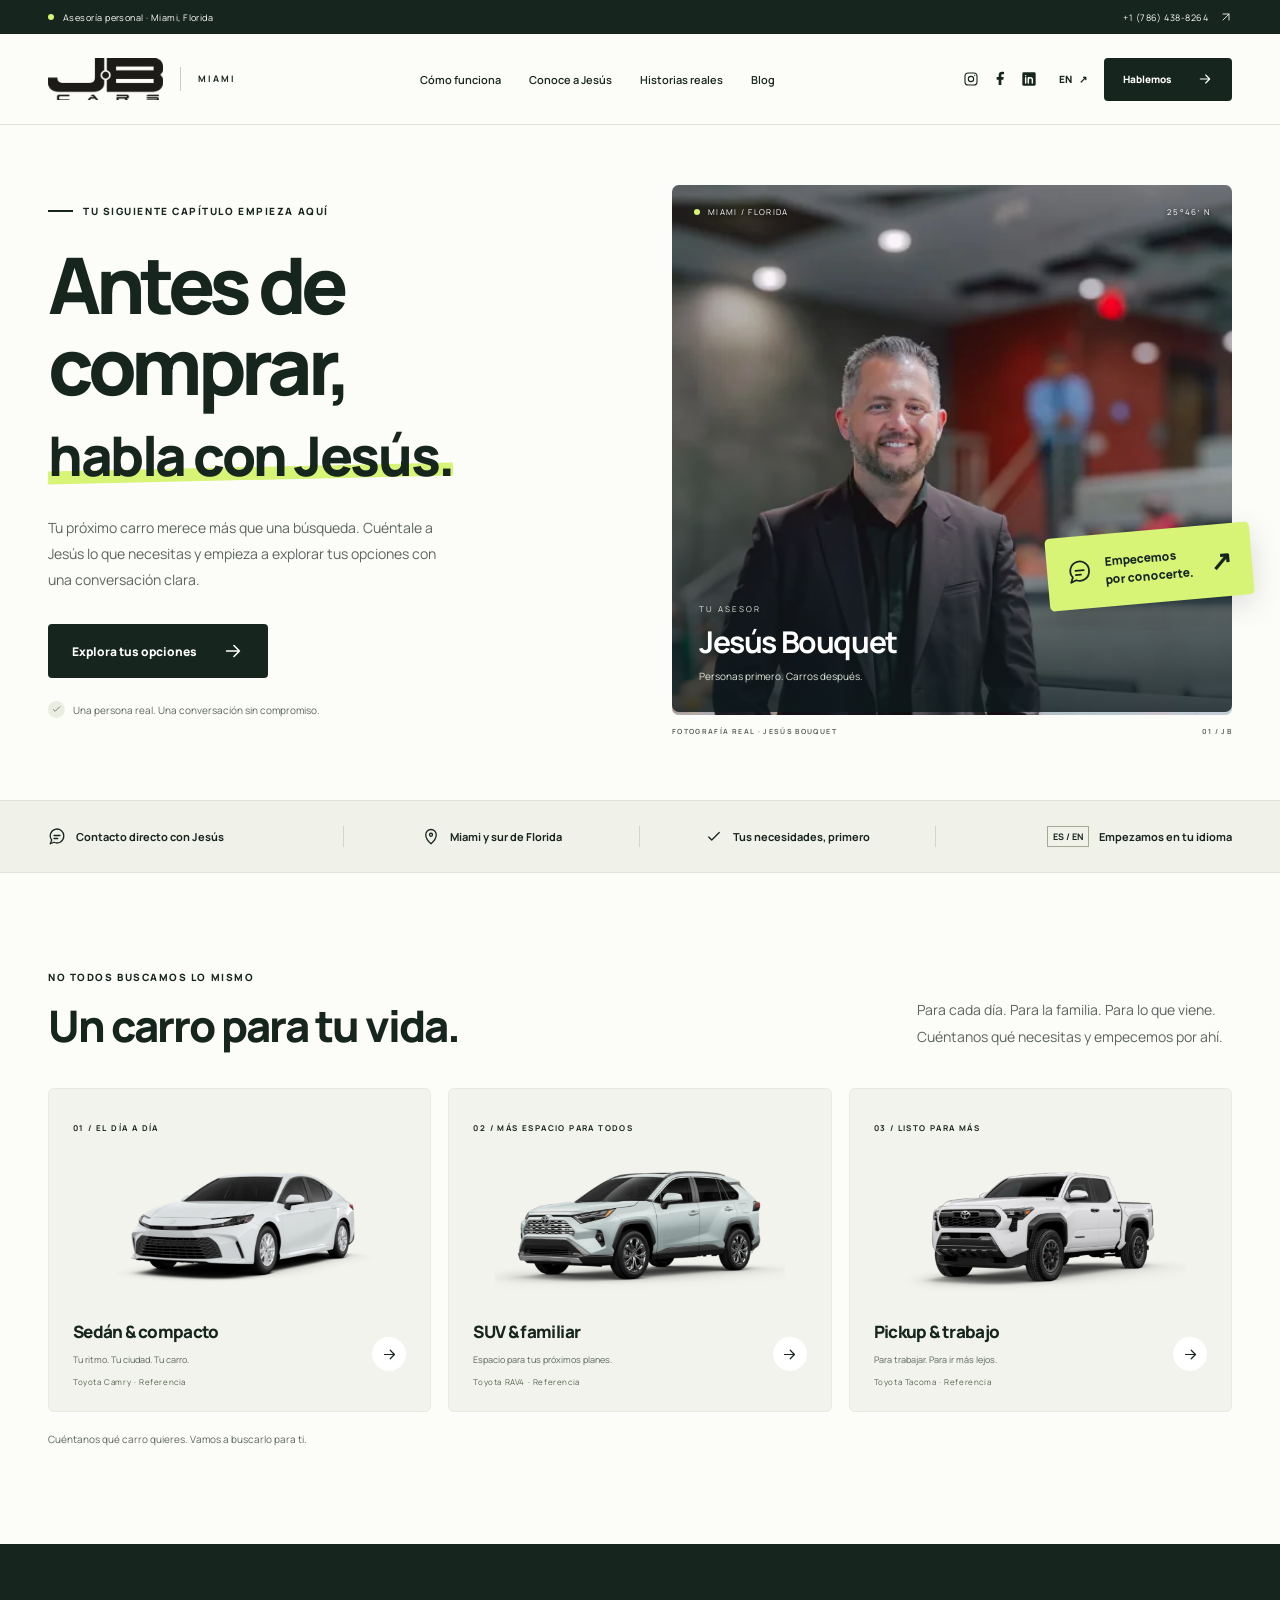
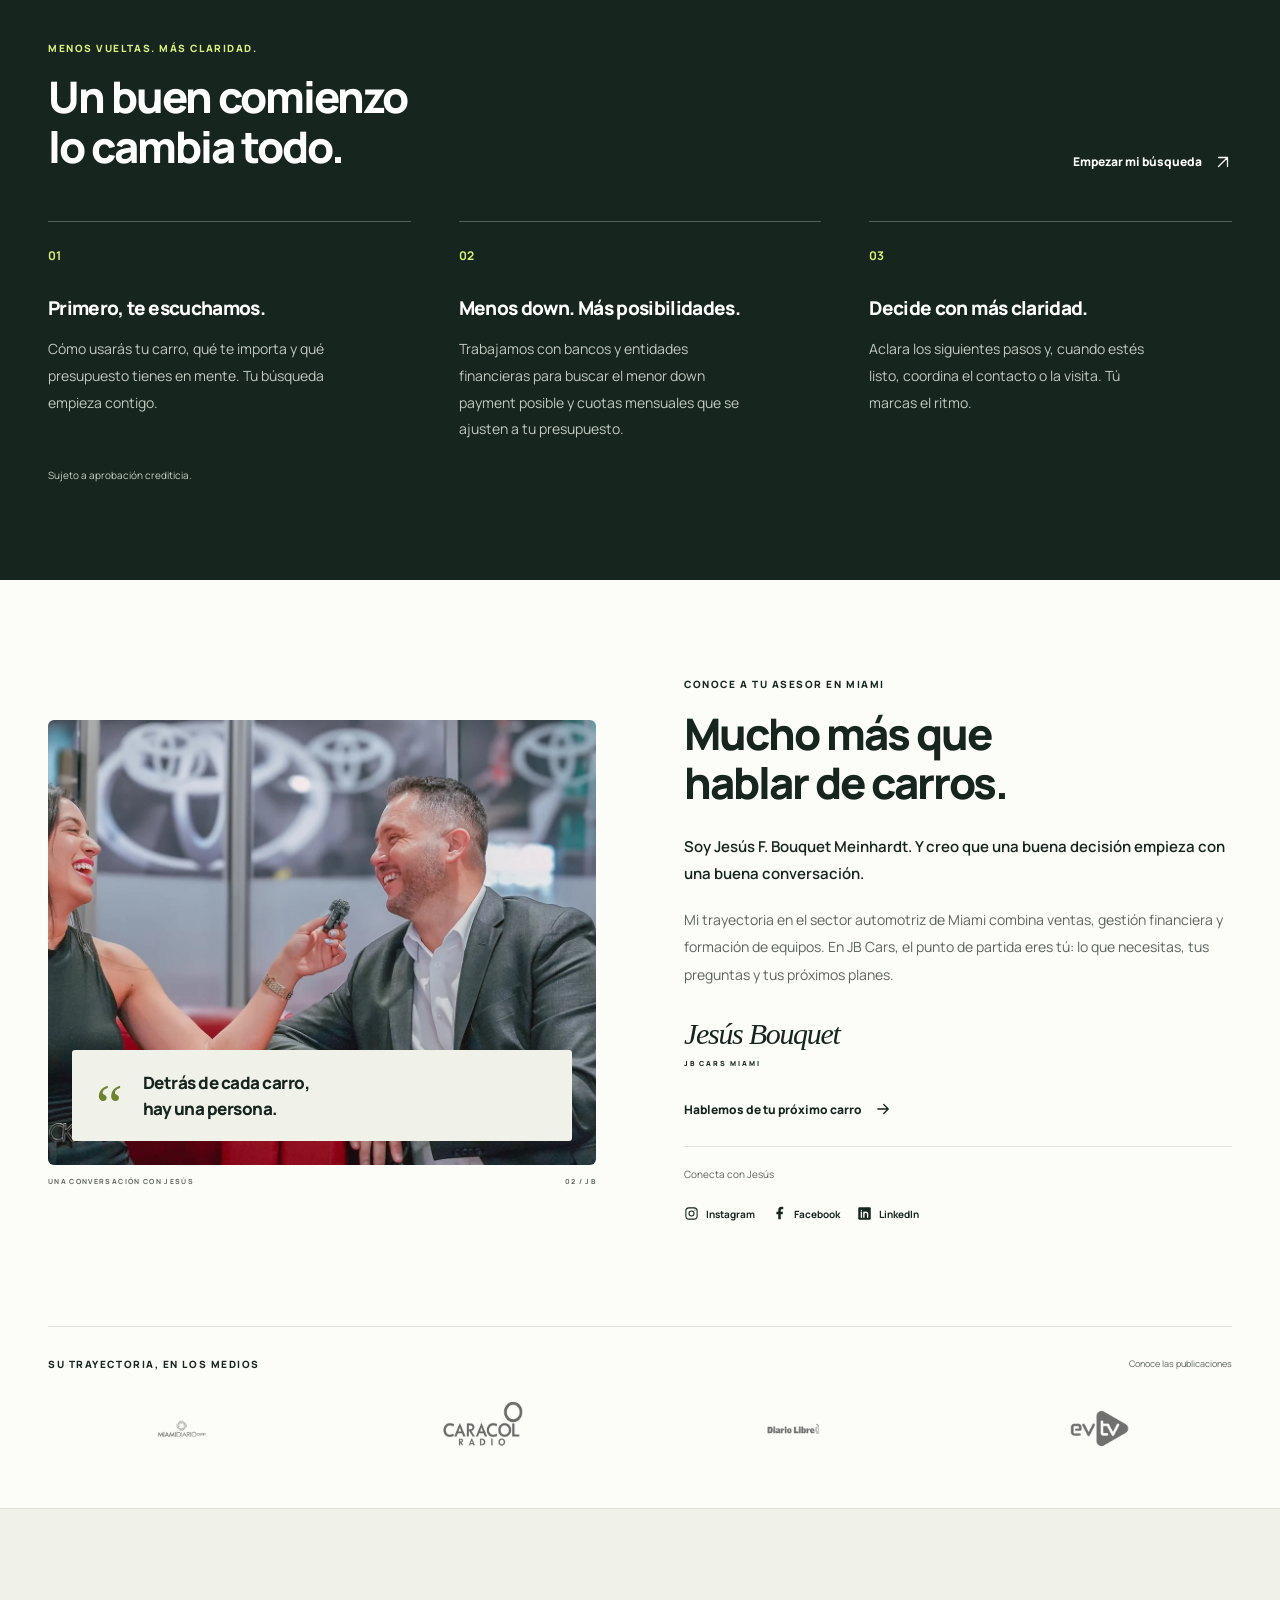
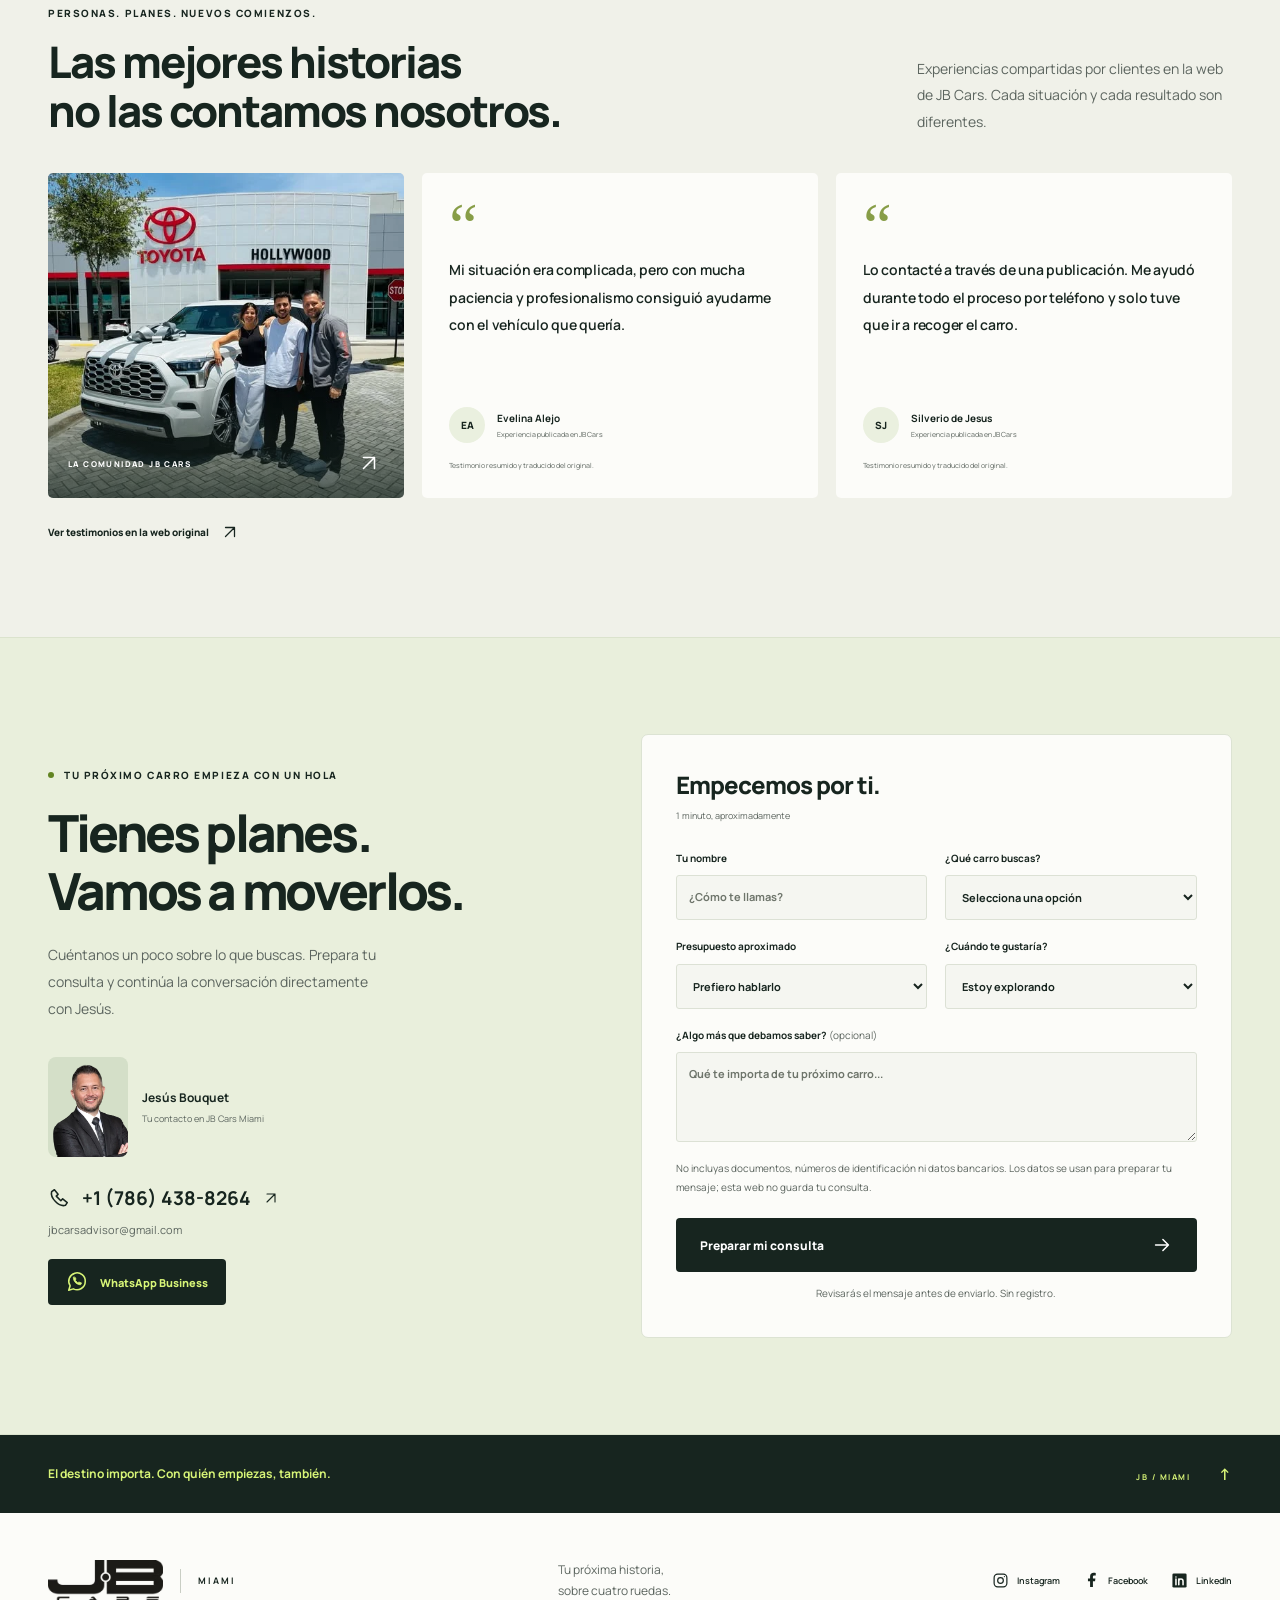
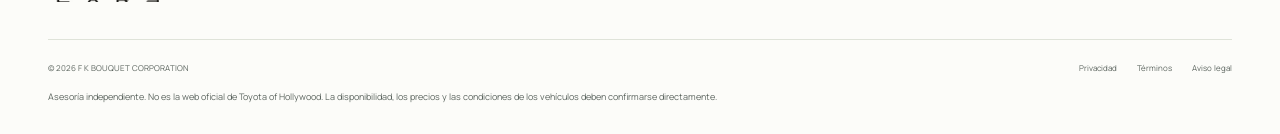
<file: docs/index.html>
<!DOCTYPE html>

<html lang="es">
<head>
<meta charset="utf-8"/>
<meta content="width=device-width, initial-scale=1" name="viewport"/>
<meta content="#17251f" name="theme-color"/>
<title>Asesor de carros en Miami | Jesús Bouquet · JB Cars Miami</title>
<meta content="Asesoría para comprar carro en Miami con Jesús Bouquet. Explora tus opciones y contacta por WhatsApp Business, teléfono o email. Atención en español e inglés." name="description"/>
<link href="https://jbcarsadvisor-svg.github.io/jbcars-miami-web/" rel="canonical"/>
<meta content="website" property="og:type"/>
<meta content="es_US" property="og:locale"/>
<meta content="en_US" property="og:locale:alternate"/>
<meta content="JB Cars Miami · Antes de comprar, habla con Jesús." property="og:title"/>
<meta content="Tu próximo carro empieza con una conversación. Conoce a Jesús Bouquet y explora tus opciones en Miami." property="og:description"/>
<meta content="https://jbcarsadvisor-svg.github.io/jbcars-miami-web/" property="og:url"/>
<meta content="https://jbcarsadvisor-svg.github.io/jbcars-miami-web/assets/jesus-showroom.webp" property="og:image"/>
<meta content="summary_large_image" name="twitter:card"/>
<link href="favicon.svg" rel="icon" type="image/svg+xml"/>
<link as="font" crossorigin="" href="assets/manrope-800.woff2" rel="preload" type="font/woff2"/>
<link href="styles.css?v=20261009-4" rel="stylesheet"/>
<script defer="True" src="config.js"></script><script defer="" src="app.js?v=20261009-3"></script>
<script type="application/ld+json">{"@context":"https://schema.org","@graph":[{"@context":"https://schema.org","@type":"Organization","name":"JB Cars Miami","legalName":"F K BOUQUET CORPORATION","url":"https://jbcarsadvisor-svg.github.io/jbcars-miami-web/","logo":"https://jbcarsadvisor-svg.github.io/jbcars-miami-web/assets/logo.png","telephone":"+1-786-438-8264","email":"jbcarsadvisor@gmail.com","sameAs":["https://www.instagram.com/jbcarsmiami/","https://www.facebook.com/jbcarsmiami/","https://www.jbcarsmiami.com/","https://www.linkedin.com/in/jesus-bouquet-meinhardt-769883a0"],"@id":"https://jbcarsadvisor-svg.github.io/jbcars-miami-web/#organization"},{"@type":"Person","@id":"https://jbcarsadvisor-svg.github.io/jbcars-miami-web/#jesus","name":"Jesús F. Bouquet Meinhardt","worksFor":{"@id":"https://jbcarsadvisor-svg.github.io/jbcars-miami-web/#organization"},"url":"https://jbcarsadvisor-svg.github.io/jbcars-miami-web/#jesus"},{"@type":"WebSite","@id":"https://jbcarsadvisor-svg.github.io/jbcars-miami-web/#website","url":"https://jbcarsadvisor-svg.github.io/jbcars-miami-web/","name":"JB Cars Miami","publisher":{"@id":"https://jbcarsadvisor-svg.github.io/jbcars-miami-web/#organization"},"inLanguage":["es","en"]},{"@type":"WebPage","@id":"https://jbcarsadvisor-svg.github.io/jbcars-miami-web/#webpage","url":"https://jbcarsadvisor-svg.github.io/jbcars-miami-web/","name":"Asesor de carros en Miami | Jesús Bouquet · JB Cars Miami","description":"Asesoría para comprar carro en Miami con Jesús Bouquet. Explora tus opciones y contacta por WhatsApp Business, teléfono o email. Atención en español e inglés.","inLanguage":"es","isPartOf":{"@id":"https://jbcarsadvisor-svg.github.io/jbcars-miami-web/#website"},"about":{"@id":"https://jbcarsadvisor-svg.github.io/jbcars-miami-web/#organization"}}]}</script>
<link href="https://jbcarsadvisor-svg.github.io/jbcars-miami-web/" hreflang="es" rel="alternate"/><link href="https://jbcarsadvisor-svg.github.io/jbcars-miami-web/en/" hreflang="en" rel="alternate"/><link href="https://jbcarsadvisor-svg.github.io/jbcars-miami-web/" hreflang="x-default" rel="alternate"/></head>
<body>
<svg aria-hidden="true" class="icon-library" xmlns="http://www.w3.org/2000/svg"><symbol id="arrow" viewbox="0 0 24 24"><path d="M5 12h14M13 6l6 6-6 6"></path></symbol><symbol id="diagonal" viewbox="0 0 24 24"><path d="M6 18 18 6M6 6h12v12"></path></symbol><symbol id="check" viewbox="0 0 24 24"><path d="m5 12 4 4L19 6"></path></symbol><symbol id="phone" viewbox="0 0 24 24"><path d="m7 3-3 2c-2 7 8 17 15 15l2-3-5-4-2 2-5-5 2-2-4-5Z"></path></symbol><symbol id="chat" viewbox="0 0 24 24"><path d="M21 11a9 9 0 0 1-13 8l-5 2 2-5A9 9 0 1 1 21 11Z"></path><path d="M8 10h8M8 14h5"></path></symbol><symbol id="car" viewbox="0 0 24 24"><path d="m3 10 3-6h12l3 6v9h-3v-3H6v3H3v-9Zm0 0h18M6 13h2m8 0h2"></path></symbol><symbol id="pin" viewbox="0 0 24 24"><path d="M19 9c0 6-7 12-7 12S5 15 5 9a7 7 0 1 1 14 0Z"></path><circle cx="12" cy="9" r="2"></circle></symbol><symbol id="instagram" viewbox="0 0 24 24"><rect height="18" rx="5" width="18" x="3" y="3"></rect><circle cx="12" cy="12" r="4"></circle><circle cx="17.5" cy="6.5" fill="currentColor" r=".9" stroke="none"></circle></symbol><symbol id="facebook" viewbox="0 0 24 24"><path d="M14 21v-8h3l.5-4H14V7c0-1.2.4-2 2-2h2V1.4c-.8-.2-2-.4-3-.4-3 0-5 1.8-5 5v3H7v4h3v8Z" fill="currentColor" stroke="none"></path></symbol><symbol id="linkedin" viewbox="0 0 24 24"><rect fill="currentColor" height="20" rx="2" stroke="none" width="20" x="2" y="2"></rect><path d="M7 10v8m0-11v.1M11 18v-8m0 3c0-4 6-4 6 0v5" fill="none" stroke="var(--paper)" stroke-width="2.2"></path></symbol><symbol id="whatsapp" viewbox="0 0 24 24"><path d="M21 11.5a9 9 0 0 1-13 8L3 21l1.5-5A9 9 0 1 1 21 11.5Z"></path><path d="M8 7c0 5 4 8 8 8l1-2-3-1-1 1-3-3 1-1-1-2Z" fill="currentColor" stroke-width=".8"></path></symbol></svg>
<a class="skip-link" data-i18n="skip" href="#main">Ir al contenido</a>
<div class="topline"><div class="container"><span><span class="live-dot"></span><span data-i18n="top">Asesoría personal · Miami, Florida</span></span><a href="tel:+17864388264">+1 (786) 438-8264 <svg class="icon"><use href="#diagonal"></use></svg></a></div></div>
<header class="header" id="header">
<div class="container header-inner">
<a aria-label="JB Cars Miami — Inicio" class="brand" href="#inicio"><img alt="JB Cars Miami" height="54" src="assets/logo.webp" width="147"/><span class="brand-divider"></span><span class="brand-city">MIAMI</span></a>
<nav aria-label="Navegación principal" class="desktop-nav"><a data-i18n="navProcess" href="#como-funciona">Cómo funciona</a><a data-i18n="navJesus" href="#jesus">Conoce a Jesús</a><a data-i18n="navStories" href="#historias">Historias reales</a><a data-i18n="navBlog" href="blog/">Blog</a></nav>
<div class="header-actions"><div class="header-social"><a aria-label="Instagram — JB Cars Miami" href="https://www.instagram.com/jbcarsmiami/" rel="noopener noreferrer" target="_blank"><svg aria-hidden="true" class="icon social-icon"><use href="#instagram"></use></svg></a><a aria-label="Facebook — JB Cars Miami" href="https://www.facebook.com/jbcarsmiami/" rel="noopener noreferrer" target="_blank"><svg aria-hidden="true" class="icon social-icon"><use href="#facebook"></use></svg></a><a aria-label="LinkedIn — JB Cars Miami" href="https://www.linkedin.com/in/jesus-bouquet-meinhardt-769883a0" rel="noopener noreferrer" target="_blank"><svg aria-hidden="true" class="icon social-icon"><use href="#linkedin"></use></svg></a></div><a aria-label="EN — Read this website in English" class="language-switch" href="en/" hreflang="en" id="language-switch" lang="en">EN <span aria-hidden="true">↗</span></a><a class="button button-dark header-cta" href="#contacto"><span data-i18n="talk">Hablemos</span><svg class="icon"><use href="#arrow"></use></svg></a><button aria-controls="mobile-nav" aria-expanded="false" aria-label="Abrir menú" class="menu-toggle" id="menu-toggle" type="button"><span></span><span></span></button></div>
</div>
<nav aria-label="Navegación móvil" class="mobile-nav" hidden="" id="mobile-nav"><a data-i18n="navProcess" href="#como-funciona">Cómo funciona</a><a data-i18n="navJesus" href="#jesus">Conoce a Jesús</a><a data-i18n="navStories" href="#historias">Historias reales</a><a data-i18n="navBlog" href="blog/">Blog</a><a data-i18n="talk" href="#contacto">Hablemos</a></nav>
</header>
<main id="main">
<section aria-labelledby="hero-title" class="hero container" id="inicio">
<div class="hero-copy">
<div class="eyebrow"><span class="small-line"></span><span data-i18n="heroEyebrow">TU SIGUIENTE CAPÍTULO EMPIEZA AQUÍ</span></div>
<h1 id="hero-title"><span data-i18n="hero1">Antes de</span><br/><span data-i18n="hero2">comprar,</span><br/><span class="hero-accent" data-i18n="hero3">habla con Jesús.</span></h1>
<p class="hero-description" data-i18n="heroDesc">Tu próximo carro merece más que una búsqueda. Cuéntale a Jesús lo que necesitas y empieza a explorar tus opciones con una conversación clara.</p>
<div class="hero-buttons"><a class="button button-dark" href="#tu-carro"><span data-i18n="exploreOptions">Explora tus opciones</span><svg aria-hidden="true" class="icon"><use href="#arrow"></use></svg></a></div>
<div class="hero-footnote"><span class="check-circle"><svg class="icon"><use href="#check"></use></svg></span><span data-i18n="heroNote">Una persona real. Una conversación sin compromiso.</span></div>
</div>
<div class="hero-visual">
<div class="photo-label"><span class="live-dot"></span>MIAMI / FLORIDA <span>25°46′ N</span></div>
<img alt="Jesús Bouquet en el concesionario" class="hero-photo" fetchpriority="high" height="937" sizes="(max-width: 760px) 100vw, 50vw" src="assets/jesus-showroom.webp" srcset="assets/jesus-showroom-small.webp 800w, assets/jesus-showroom.webp 1600w" width="1600"/>
<div class="hero-name"><span data-i18n="yourAdvisor">TU ASESOR</span><strong>Jesús Bouquet</strong><span data-i18n="advisorRole">Personas primero. Carros después.</span></div>
<div class="hero-sticker"><svg class="icon"><use href="#chat"></use></svg><span data-i18n="sticker">Empecemos<br/>por conocerte.</span><span aria-hidden="true" class="sticker-arrow">↗</span></div>
<div class="image-caption"><span data-i18n="realPhoto">FOTOGRAFÍA REAL · JESÚS BOUQUET</span><span aria-hidden="true">01 / JB</span></div>
</div>
</section>
<section aria-label="Nuestra manera de trabajar" class="trust-strip"><div class="container"><div><svg class="icon"><use href="#chat"></use></svg><span data-i18n="trust1">Contacto directo con Jesús</span></div><div><svg class="icon"><use href="#pin"></use></svg><span data-i18n="trust2">Miami y sur de Florida</span></div><div><svg class="icon"><use href="#check"></use></svg><span data-i18n="trust3">Tus necesidades, primero</span></div><div><span class="language-mark">ES / EN</span><span data-i18n="trust4">Empezamos en tu idioma</span></div></div></section>
<section aria-labelledby="finder-title" class="section container finder" id="tu-carro">
<div class="section-heading"><div><div class="eyebrow" data-i18n="finderEyebrow">NO TODOS BUSCAMOS LO MISMO</div><h2 data-i18n="finderTitle" id="finder-title">Un carro para tu vida.</h2></div><p data-i18n="finderDesc">Para cada día. Para la familia. Para lo que viene. Cuéntanos qué necesitas y empecemos por ahí.</p></div>
<div class="vehicle-grid">
<button class="vehicle-card" data-vehicle="daily" type="button"><span class="card-index">01 / <span data-i18n="dailyTag">EL DÍA A DÍA</span></span><div class="car-drawing"><img alt="Toyota Camry con fondo transparente, referencia de categoría" height="405" loading="lazy" src="assets/toyota-camry.webp" width="900"/></div><div class="vehicle-bottom"><div><h3 data-i18n="daily">Sedán &amp; compacto</h3><p data-i18n="dailyDesc">Tu ritmo. Tu ciudad. Tu carro.</p><span class="vehicle-model">Toyota Camry · Referencia</span></div><span class="round-arrow"><svg class="icon"><use href="#arrow"></use></svg></span></div></button>
<button class="vehicle-card" data-vehicle="family" type="button"><span class="card-index">02 / <span data-i18n="familyTag">MÁS ESPACIO PARA TODOS</span></span><div class="car-drawing"><img alt="Toyota RAV4 con fondo transparente, referencia de categoría" height="449" loading="lazy" src="assets/toyota-rav4.webp" width="900"/></div><div class="vehicle-bottom"><div><h3 data-i18n="family">SUV &amp; familiar</h3><p data-i18n="familyDesc">Espacio para tus próximos planes.</p><span class="vehicle-model">Toyota RAV4 · Referencia</span></div><span class="round-arrow"><svg class="icon"><use href="#arrow"></use></svg></span></div></button>
<button class="vehicle-card" data-vehicle="pickup" type="button"><span class="card-index">03 / <span data-i18n="pickupTag">LISTO PARA MÁS</span></span><div class="car-drawing"><img alt="Toyota Tacoma con fondo transparente, referencia de categoría" height="449" loading="lazy" src="assets/toyota-tacoma.webp" width="900"/></div><div class="vehicle-bottom"><div><h3 data-i18n="pickup">Pickup &amp; trabajo</h3><p data-i18n="pickupDesc">Para trabajar. Para ir más lejos.</p><span class="vehicle-model">Toyota Tacoma · Referencia</span></div><span class="round-arrow"><svg class="icon"><use href="#arrow"></use></svg></span></div></button>
</div><p class="section-note" data-i18n="categoriesNote">Cuéntanos qué carro quieres. Vamos a buscarlo para ti.</p>
</section>
<section aria-labelledby="process-title" class="process-section section" id="como-funciona"><div class="container"><div class="section-heading"><div><div class="eyebrow" data-i18n="processEyebrow">MENOS VUELTAS. MÁS CLARIDAD.</div><h2 data-i18n="processTitle" id="process-title">Un buen comienzo<br/>lo cambia todo.</h2></div><a class="text-link" href="#contacto"><span data-i18n="start">Empezar mi búsqueda</span><svg class="icon"><use href="#diagonal"></use></svg></a></div><div class="process-grid"><article><span class="step-number">01</span><h3 data-i18n="step1Title">Primero, te escuchamos.</h3><p data-i18n="step1Desc">Cómo usarás tu carro, qué te importa y qué presupuesto tienes en mente. Tu búsqueda empieza contigo.</p></article><article><span class="step-number">02</span><h3 data-i18n="step2Title">Menos down. Más posibilidades.</h3><p data-i18n="step2Desc">Trabajamos con bancos y entidades financieras para buscar el menor down payment posible y cuotas mensuales que se ajusten a tu presupuesto.</p></article><article><span class="step-number">03</span><h3 data-i18n="step3Title">Decide con más claridad.</h3><p data-i18n="step3Desc">Aclara los siguientes pasos y, cuando estés listo, coordina el contacto o la visita. Tú marcas el ritmo.</p></article></div><p class="section-note" data-i18n="financingNote">Sujeto a aprobación crediticia.</p></div></section>
<section aria-labelledby="about-title" class="section container about" id="jesus"><div class="about-visual"><img alt="Jesús Bouquet conversando durante una entrevista" height="910" loading="lazy" src="assets/jesus-interview.webp" width="1600"/><div class="about-quote"><span aria-hidden="true">“</span><p data-i18n="aboutQuote">Detrás de cada carro,<br/>hay una persona.</p></div><div class="image-caption"><span data-i18n="aboutPhoto">UNA CONVERSACIÓN CON JESÚS</span><span aria-hidden="true">02 / JB</span></div></div><div class="about-copy"><div class="eyebrow" data-i18n="aboutEyebrow">CONOCE A TU ASESOR EN MIAMI</div><h2 data-i18n="aboutTitle" id="about-title">Mucho más que<br/>hablar de carros.</h2><p class="about-intro" data-i18n="aboutIntro">Soy Jesús F. Bouquet Meinhardt. Y creo que una buena decisión empieza con una buena conversación.</p><p data-i18n="aboutDesc">Mi trayectoria en el sector automotriz de Miami combina ventas, gestión financiera y formación de equipos. En JB Cars, el punto de partida eres tú: lo que necesitas, tus preguntas y tus próximos planes.</p><div class="signature">Jesús Bouquet <span>JB CARS MIAMI</span></div><a class="text-link" href="#contacto"><span data-i18n="meet">Hablemos de tu próximo carro</span><svg class="icon"><use href="#arrow"></use></svg></a><div class="about-social"><span data-i18n="follow">Conecta con Jesús</span><a href="https://www.instagram.com/jbcarsmiami/" rel="noopener noreferrer" target="_blank"><svg aria-hidden="true" class="icon social-icon"><use href="#instagram"></use></svg><span>Instagram</span></a><a href="https://www.facebook.com/jbcarsmiami/" rel="noopener noreferrer" target="_blank"><svg aria-hidden="true" class="icon social-icon"><use href="#facebook"></use></svg><span>Facebook</span></a><a href="https://www.linkedin.com/in/jesus-bouquet-meinhardt-769883a0" rel="noopener noreferrer" target="_blank"><svg aria-hidden="true" class="icon social-icon"><use href="#linkedin"></use></svg><span>LinkedIn</span></a></div></div></section>
<section aria-labelledby="press-title" class="press-section container"><div class="press-intro"><span class="eyebrow" data-i18n="pressTitle" id="press-title">SU TRAYECTORIA, EN LOS MEDIOS</span><span data-i18n="pressDesc">Conoce las publicaciones</span></div><div class="press-logos"><a aria-label="Jesús Bouquet en Miami Diario (nueva pestaña)" href="https://miamidiario.com/de-vendedor-a-mentor-el-ascenso-de-jesus-bouquet-en-la-industria-automotriz-del-sur-de-florida/" rel="noopener noreferrer" target="_blank"><img alt="Miami Diario" height="180" loading="lazy" src="assets/web-05-medio-miami-diario.webp" width="180"/></a><a aria-label="Jesús Bouquet en Caracol Radio (nueva pestaña)" href="https://caracol.com.co/2025/05/02/jesus-bouquet-el-arte-de-vender-confianza-sobre-ruedas/" rel="noopener noreferrer" target="_blank"><img alt="Caracol Radio" height="180" loading="lazy" src="assets/web-06-medio-caracol.webp" width="271"/></a><a aria-label="Jesús Bouquet en Diario Libre (nueva pestaña)" href="https://www.diariolibre.com/mundo/resto-del-mundo/2025/05/11/jesus-bouquet-meinhardt-un-lider-en-gestion-financiera/3109093" rel="noopener noreferrer" target="_blank"><img alt="Diario Libre" height="180" loading="lazy" src="assets/web-07-medio-diario-libre.webp" width="180"/></a><a aria-label="Jesús Bouquet en EVTV (nueva pestaña)" href="https://evtv.online/historias-de-exitos/jesus-f-bouquet-revela-las-claves-de-innovacion-y-liderazgo-en-la-industria-automotriz/" rel="noopener noreferrer" target="_blank"><img alt="EVTV" height="180" loading="lazy" src="assets/web-09-medio-evtv.webp" width="180"/></a></div></section>
<section aria-labelledby="stories-title" class="section stories-section" id="historias"><div class="container"><div class="section-heading"><div><div class="eyebrow" data-i18n="storiesEyebrow">PERSONAS. PLANES. NUEVOS COMIENZOS.</div><h2 data-i18n="storiesTitle" id="stories-title">Las mejores historias<br/>no las contamos nosotros.</h2></div><p data-i18n="storiesDesc">Experiencias compartidas por clientes en la web de JB Cars. Cada situación y cada resultado son diferentes.</p></div><div class="stories-grid"><article class="story-card story-feature"><img alt="Personas junto a un vehículo frente a Toyota of Hollywood" height="640" loading="lazy" src="assets/delivery.webp" width="512"/><div class="story-photo-caption"><span data-i18n="community">LA COMUNIDAD JB CARS</span><a aria-label="Ver la publicación original en Instagram" href="https://www.instagram.com/toyotaofhollywood/p/DJzpSnrOlDx/" rel="noopener noreferrer" target="_blank"><svg class="icon"><use href="#diagonal"></use></svg></a></div></article><article class="story-card testimonial"><span aria-hidden="true" class="quote-mark">“</span><blockquote data-i18n="quote1">Mi situación era complicada, pero con mucha paciencia y profesionalismo consiguió ayudarme con el vehículo que quería.</blockquote><div class="testimonial-person"><span class="avatar">EA</span><div><strong>Evelina Alejo</strong><span data-i18n="testimonialLabel">Experiencia publicada en JB Cars</span></div></div><span class="testimonial-note" data-i18n="quoteNote">Testimonio resumido y traducido del original.</span></article><article class="story-card testimonial"><span aria-hidden="true" class="quote-mark">“</span><blockquote data-i18n="quote2">Lo contacté a través de una publicación. Me ayudó durante todo el proceso por teléfono y solo tuve que ir a recoger el carro.</blockquote><div class="testimonial-person"><span class="avatar">SJ</span><div><strong>Silverio de Jesus</strong><span data-i18n="testimonialLabel">Experiencia publicada en JB Cars</span></div></div><span class="testimonial-note" data-i18n="quoteNote">Testimonio resumido y traducido del original.</span></article></div><a class="text-link stories-source" href="https://www.jbcarsmiami.com/" rel="noopener noreferrer" target="_blank"><span data-i18n="seeOriginal">Ver testimonios en la web original</span><svg class="icon"><use href="#diagonal"></use></svg></a></div></section>
<section aria-labelledby="contact-title" class="contact-section section" id="contacto"><div class="container contact-grid"><div class="contact-copy"><div class="eyebrow"><span class="live-dot"></span><span data-i18n="contactEyebrow">TU PRÓXIMO CARRO EMPIEZA CON UN HOLA</span></div><h2 data-i18n="contactTitle" id="contact-title">Tienes planes.<br/>Vamos a moverlos.</h2><p data-i18n="contactDesc">Cuéntanos un poco sobre lo que buscas. Prepara tu consulta y continúa la conversación directamente con Jesús.</p><div class="contact-person"><span class="contact-avatar"><img alt="Jesús Bouquet" height="60" loading="lazy" src="assets/jesus-portrait.webp" width="60"/></span><div><strong>Jesús Bouquet</strong><span data-i18n="contactPerson">Tu contacto en JB Cars Miami</span></div></div><a class="contact-phone" href="tel:+17864388264"><svg class="icon"><use href="#phone"></use></svg>+1 (786) 438-8264<svg class="icon"><use href="#diagonal"></use></svg></a><a class="contact-email" href="mailto:jbcarsadvisor@gmail.com">jbcarsadvisor@gmail.com</a><a class="button whatsapp-direct" data-whatsapp="direct" href="https://wa.me/17864388264?text=%C2%A1Hola%2C%20Jes%C3%BAs!%20Me%20gustar%C3%ADa%20hablar%20de%20mi%20pr%C3%B3ximo%20carro%20en%20Miami." rel="noopener noreferrer" target="_blank"><svg class="icon"><use href="#whatsapp"></use></svg><span>WhatsApp Business</span></a></div><div class="form-panel"><form id="inquiry-form"><div class="form-heading"><h3 data-i18n="formTitle">Empecemos por ti.</h3><span data-i18n="formTime">1 minuto, aproximadamente</span></div><div class="form-row"><label><span data-i18n="nameLabel">Tu nombre</span><input autocomplete="given-name" data-placeholder="namePlaceholder" id="name" maxlength="70" name="name" placeholder="¿Cómo te llamas?" required="" type="text"/></label><label><span data-i18n="vehicleLabel">¿Qué carro buscas?</span><select id="vehicle" name="vehicle" required=""><option data-i18n="selectOption" value="">Selecciona una opción</option><option data-i18n="daily" value="daily">Sedán &amp; compacto</option><option data-i18n="family" value="family">SUV &amp; familiar</option><option data-i18n="pickup" value="pickup">Pickup &amp; trabajo</option><option data-i18n="unsure" value="unsure">Todavía no lo sé</option></select></label></div><div class="form-row"><label><span data-i18n="budgetLabel">Presupuesto aproximado</span><select id="budget" name="budget"><option data-i18n="discuss" value="unsure">Prefiero hablarlo</option><option data-i18n="under20" value="under20">Menos de $20,000</option><option value="20to35">$20,000 – $35,000</option><option value="35to50">$35,000 – $50,000</option><option data-i18n="over50" value="over50">Más de $50,000</option></select></label><label><span data-i18n="timingLabel">¿Cuándo te gustaría?</span><select id="timing" name="timing"><option data-i18n="exploring" value="exploring">Estoy explorando</option><option data-i18n="soon" value="soon">Lo antes posible</option><option data-i18n="month" value="month">Este mes</option><option data-i18n="later" value="later">En los próximos meses</option></select></label></div><label><span data-i18n="messageLabel">¿Algo más que debamos saber? <span class="optional">(opcional)</span></span><textarea data-placeholder="messagePlaceholder" id="message" maxlength="600" name="message" placeholder="Qué te importa de tu próximo carro..." rows="3"></textarea></label><p class="form-privacy" data-i18n="formPrivacy">No incluyas documentos, números de identificación ni datos bancarios. Los datos se usan para preparar tu mensaje; esta web no guarda tu consulta.</p><button class="button button-dark form-submit" type="submit"><span data-i18n="prepare">Preparar mi consulta</span><svg class="icon"><use href="#arrow"></use></svg></button><p class="form-explainer" data-i18n="formExplain">Revisarás el mensaje antes de enviarlo. Sin registro.</p></form><div class="message-panel" hidden="" id="message-panel"><span class="message-status"><svg class="icon"><use href="#check"></use></svg><span data-i18n="ready">Tu consulta está preparada.</span></span><h3 data-i18n="reviewTitle">Revísala. Y hablemos.</h3><p data-i18n="reviewDesc">Todavía no se ha enviado. Elige WhatsApp Business o email y pulsa enviar en la aplicación que se abra.</p><pre id="message-preview"></pre><a class="button button-dark" data-whatsapp="inquiry" href="https://wa.me/17864388264?text=%C2%A1Hola%2C%20Jes%C3%BAs!%20Me%20gustar%C3%ADa%20hablar%20de%20mi%20pr%C3%B3ximo%20carro%20en%20Miami." id="send-whatsapp" rel="noopener noreferrer" target="_blank"><svg class="icon"><use href="#whatsapp"></use></svg><span data-i18n="openWhatsapp">Abrir WhatsApp Business</span></a><a class="text-link" data-i18n="sendEmail" id="send-email">Abrir email</a><div class="message-actions"><button class="text-link" data-i18n="edit" id="edit-inquiry" type="button">Editar consulta</button></div><p class="form-explainer" data-i18n="fallback">Si WhatsApp no está disponible, usa email o llama a Jesús.</p></div><noscript><p class="noscript-note">Puedes contactar directamente: <a href="tel:+17864388264">+1 (786) 438-8264</a> · <a href="mailto:jbcarsadvisor@gmail.com">Email</a>. Para preparar el mensaje, activa JavaScript.</p></noscript></div></div></section>
<section class="closing-strip"><div class="container"><span data-i18n="closing">El destino importa. Con quién empiezas, también.</span><a aria-label="JB / MIAMI — Volver al inicio" href="#inicio">JB / MIAMI <span aria-hidden="true">↑</span></a></div></section>
</main>
<footer class="footer"><div class="container"><div class="footer-main"><a aria-label="JB Cars Miami — Inicio" class="brand" href="#inicio"><img alt="JB Cars Miami" height="54" src="assets/logo.webp" width="147"/><span class="brand-divider"></span><span class="brand-city">MIAMI</span></a><p data-i18n="footerDesc">Tu próxima historia,<br/>sobre cuatro ruedas.</p><div class="footer-social"><a href="https://www.instagram.com/jbcarsmiami/" rel="noopener noreferrer" target="_blank"><svg aria-hidden="true" class="icon social-icon"><use href="#instagram"></use></svg><span>Instagram</span></a><a href="https://www.facebook.com/jbcarsmiami/" rel="noopener noreferrer" target="_blank"><svg aria-hidden="true" class="icon social-icon"><use href="#facebook"></use></svg><span>Facebook</span></a><a href="https://www.linkedin.com/in/jesus-bouquet-meinhardt-769883a0" rel="noopener noreferrer" target="_blank"><svg aria-hidden="true" class="icon social-icon"><use href="#linkedin"></use></svg><span>LinkedIn</span></a></div></div><div class="footer-bottom"><span>© <span id="year">2026</span> F K BOUQUET CORPORATION</span><div><a data-i18n="privacy" href="https://www.jbcarsmiami.com/blank" rel="noopener noreferrer" target="_blank">Privacidad</a><a data-i18n="terms" href="https://www.jbcarsmiami.com/blank-1" rel="noopener noreferrer" target="_blank">Términos</a><a data-i18n="disclaimer" href="https://www.jbcarsmiami.com/blank-2" rel="noopener noreferrer" target="_blank">Aviso legal</a></div></div><p class="footer-disclaimer" data-i18n="independent">Asesoría independiente. No es la web oficial de Toyota of Hollywood. La disponibilidad, los precios y las condiciones de los vehículos deben confirmarse directamente.</p></div></footer>
<div class="mobile-contact"><a href="tel:+17864388264"><svg class="icon"><use href="#phone"></use></svg><span data-i18n="call">Llamar</span></a><a href="#contacto"><span data-i18n="find">Encontrar mi carro</span><svg class="icon"><use href="#arrow"></use></svg></a></div>
<div aria-live="polite" class="sr-only" id="status" role="status"></div>
</body>
</html>
</file>
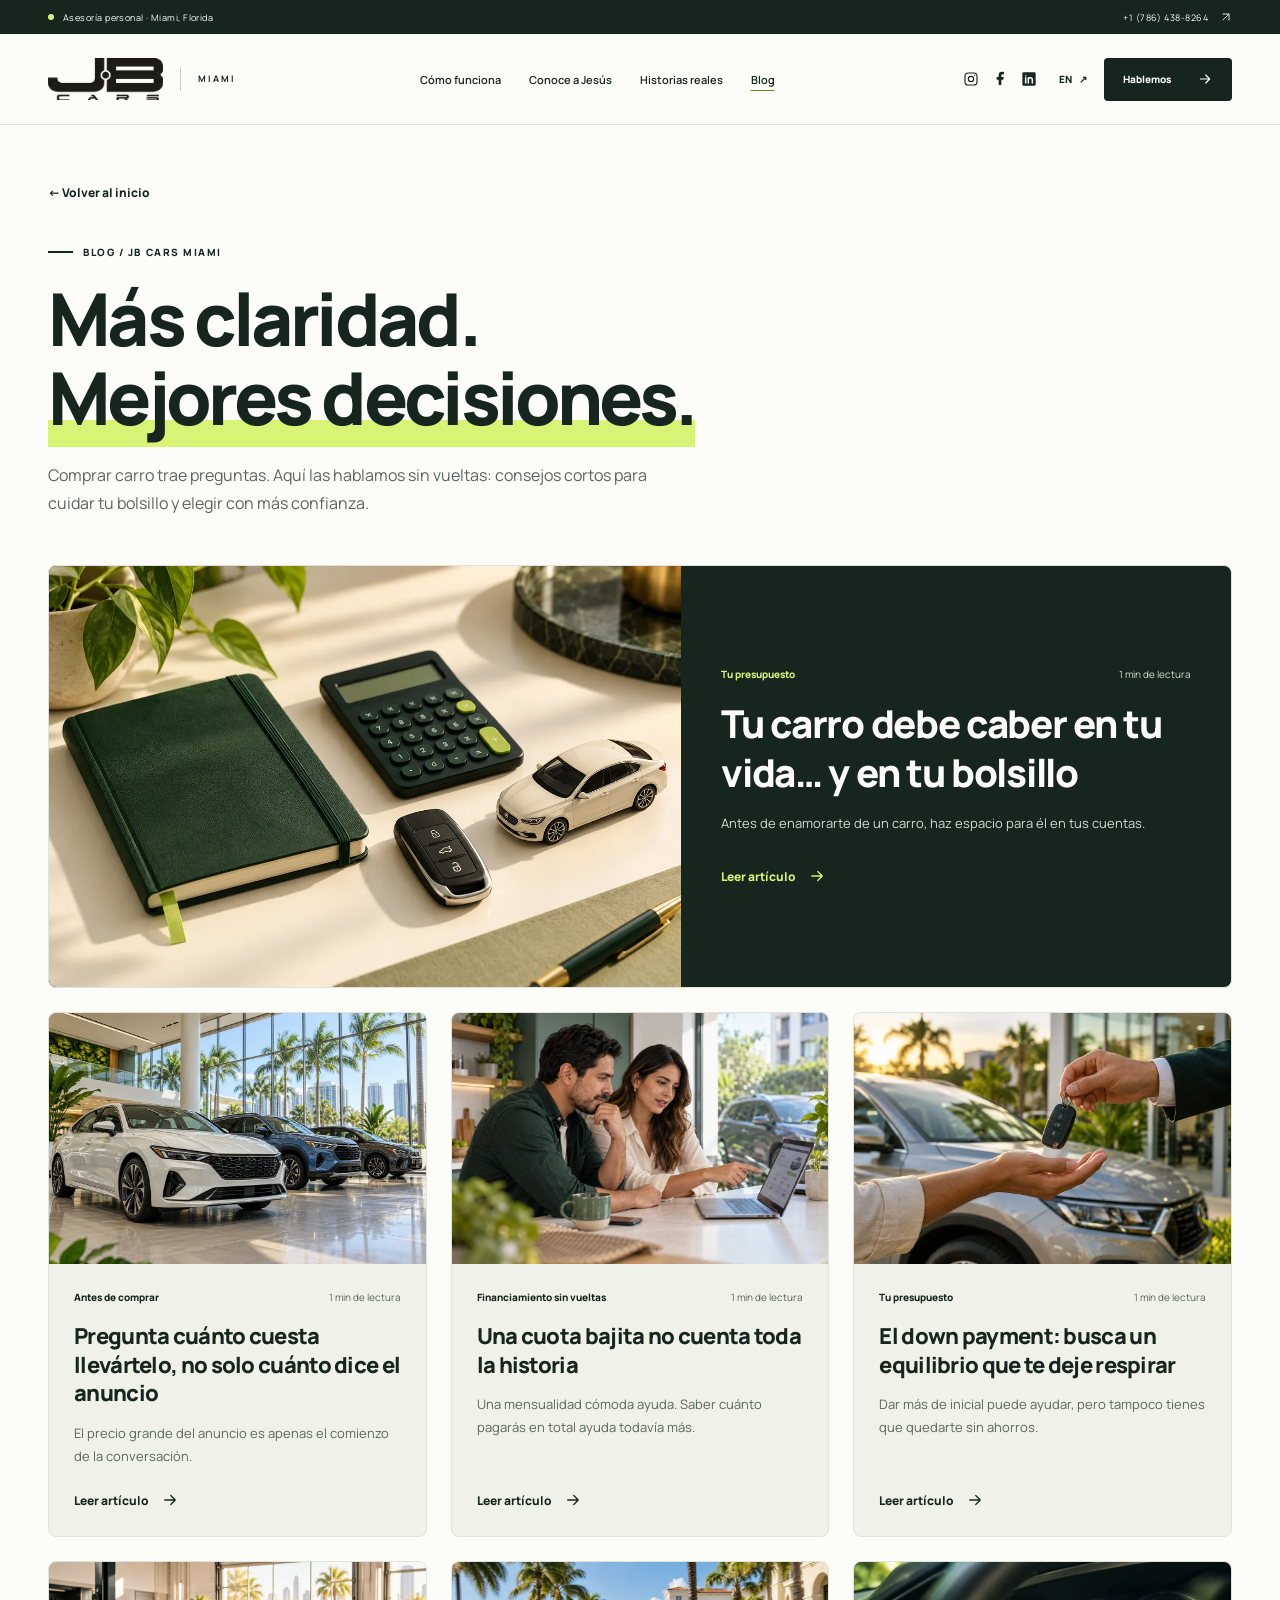
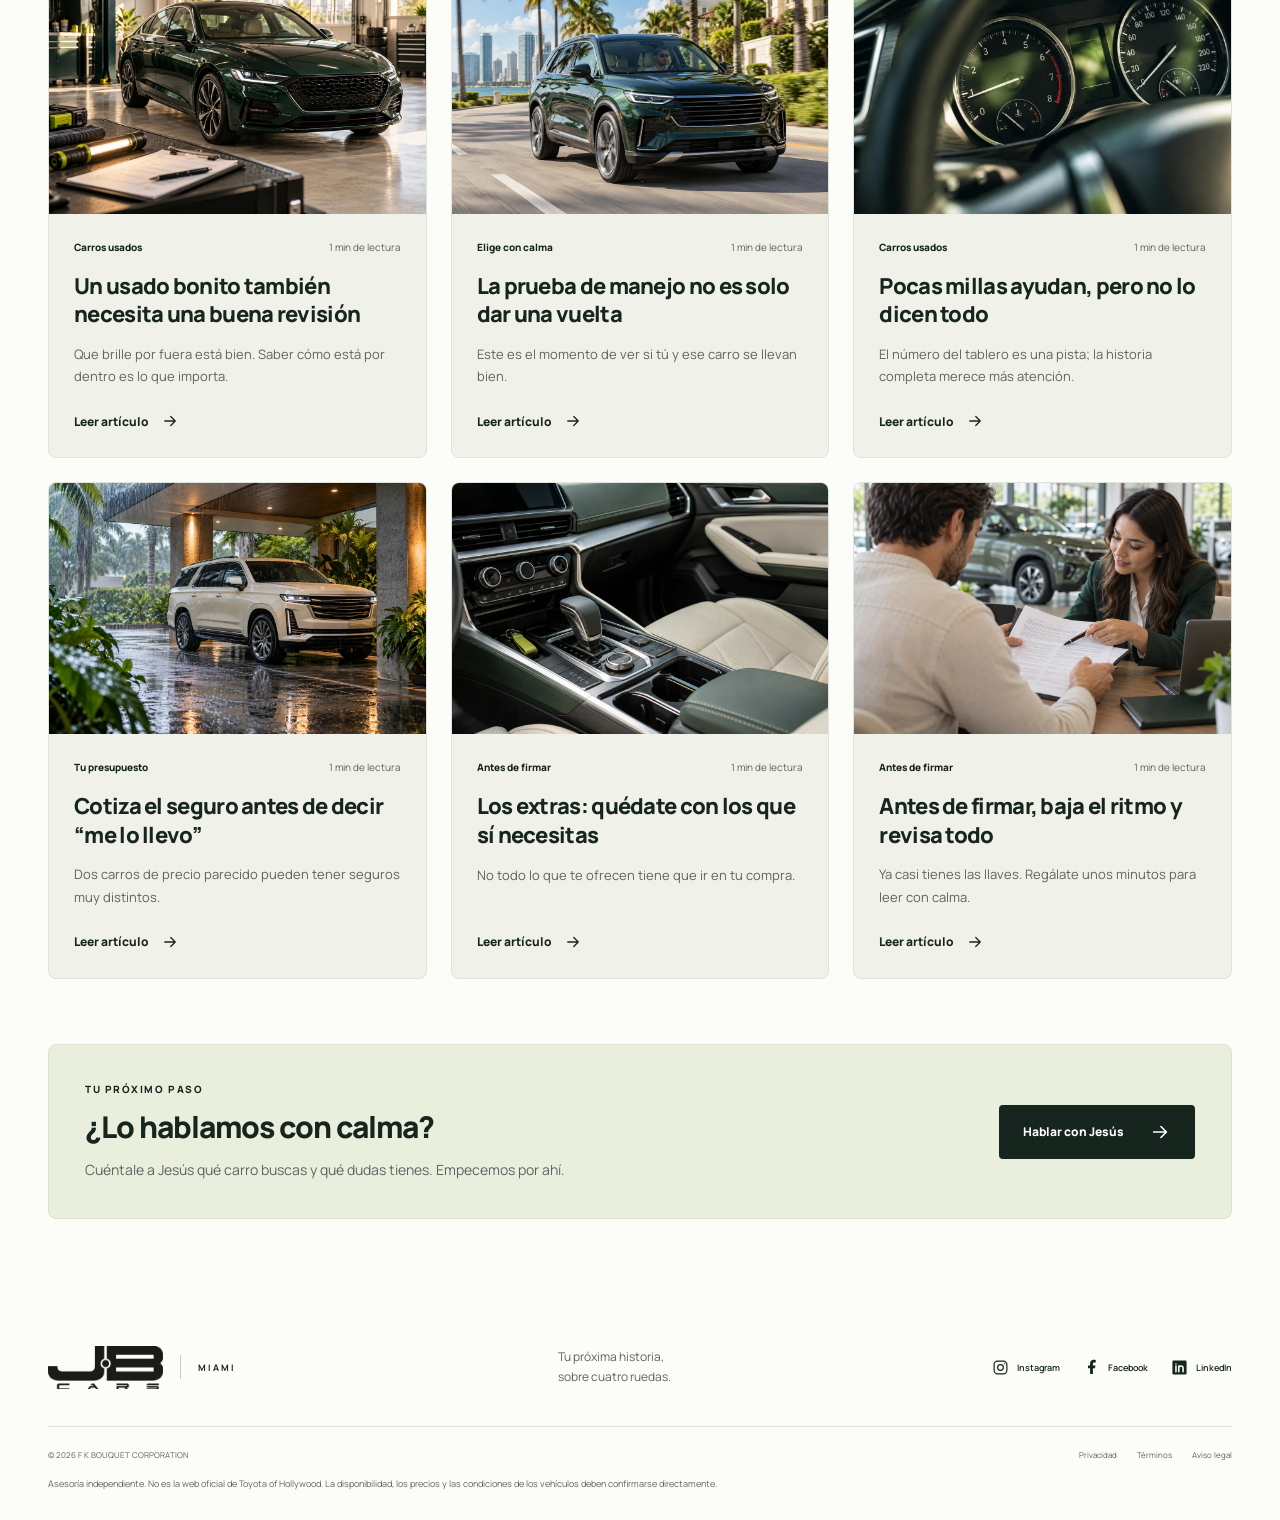
<file: docs/blog/index.html>
<!DOCTYPE html>

<html lang="es">
<head>
<meta charset="utf-8"/>
<meta content="width=device-width, initial-scale=1" name="viewport"/>
<meta content="#17251f" name="theme-color"/>
<title>Blog: consejos para comprar carro | JB Cars Miami</title>
<meta content="Consejos cortos para comprar carro en Miami: presupuesto, financiamiento, carros usados y qué revisar antes de firmar. En español, sin vueltas." name="description"/>
<link href="https://jbcarsadvisor-svg.github.io/jbcars-miami-web/blog/" rel="canonical"/>
<meta content="website" property="og:type"/>
<meta content="es_US" property="og:locale"/>

<meta content="Blog: consejos para comprar carro" property="og:title"/>
<meta content="Consejos cortos para comprar carro en Miami: presupuesto, financiamiento, carros usados y qué revisar antes de firmar. En español, sin vueltas." property="og:description"/>
<meta content="https://jbcarsadvisor-svg.github.io/jbcars-miami-web/blog/" property="og:url"/>
<meta content="https://jbcarsadvisor-svg.github.io/jbcars-miami-web/assets/blog/presupuesto.webp?v=20261009-2" property="og:image"/>
<meta content="summary_large_image" name="twitter:card"/>
<link href="../favicon.svg" rel="icon" type="image/svg+xml"/>
<link as="font" crossorigin="" href="../assets/manrope-800.woff2" rel="preload" type="font/woff2"/>
<link href="../styles.css?v=20261009-4" rel="stylesheet"/>

<script type="application/ld+json">{"@context": "https://schema.org", "@graph": [{"@context": "https://schema.org", "@type": "Organization", "name": "JB Cars Miami", "legalName": "F K BOUQUET CORPORATION", "url": "https://jbcarsadvisor-svg.github.io/jbcars-miami-web/", "logo": "https://jbcarsadvisor-svg.github.io/jbcars-miami-web/assets/logo.png", "telephone": "+1-786-438-8264", "email": "jbcarsadvisor@gmail.com", "sameAs": ["https://www.instagram.com/jbcarsmiami/", "https://www.facebook.com/jbcarsmiami/", "https://www.jbcarsmiami.com/", "https://www.linkedin.com/in/jesus-bouquet-meinhardt-769883a0"], "@id": "https://jbcarsadvisor-svg.github.io/jbcars-miami-web/#organization"}, {"@type": "Person", "@id": "https://jbcarsadvisor-svg.github.io/jbcars-miami-web/#jesus", "name": "Jesús F. Bouquet Meinhardt", "worksFor": {"@id": "https://jbcarsadvisor-svg.github.io/jbcars-miami-web/#organization"}, "url": "https://jbcarsadvisor-svg.github.io/jbcars-miami-web/#jesus"}, {"@type": "WebSite", "@id": "https://jbcarsadvisor-svg.github.io/jbcars-miami-web/#website", "url": "https://jbcarsadvisor-svg.github.io/jbcars-miami-web/", "name": "JB Cars Miami", "publisher": {"@id": "https://jbcarsadvisor-svg.github.io/jbcars-miami-web/#organization"}, "inLanguage": ["es", "en"]}, {"@type": "Blog", "@id": "https://jbcarsadvisor-svg.github.io/jbcars-miami-web/blog/#blog", "url": "https://jbcarsadvisor-svg.github.io/jbcars-miami-web/blog/", "name": "Blog: consejos para comprar carro", "description": "Consejos cortos para comprar carro en Miami: presupuesto, financiamiento, carros usados y qué revisar antes de firmar. En español, sin vueltas.", "inLanguage": "es", "publisher": {"@id": "https://jbcarsadvisor-svg.github.io/jbcars-miami-web/#organization"}, "isPartOf": {"@id": "https://jbcarsadvisor-svg.github.io/jbcars-miami-web/#website"}, "blogPost": [{"@id": "https://jbcarsadvisor-svg.github.io/jbcars-miami-web/blog/presupuesto.html#blog"}, {"@id": "https://jbcarsadvisor-svg.github.io/jbcars-miami-web/blog/precio-final.html#blog"}, {"@id": "https://jbcarsadvisor-svg.github.io/jbcars-miami-web/blog/financiamiento.html#blog"}, {"@id": "https://jbcarsadvisor-svg.github.io/jbcars-miami-web/blog/down-payment.html#blog"}, {"@id": "https://jbcarsadvisor-svg.github.io/jbcars-miami-web/blog/carro-usado.html#blog"}, {"@id": "https://jbcarsadvisor-svg.github.io/jbcars-miami-web/blog/prueba-manejo.html#blog"}, {"@id": "https://jbcarsadvisor-svg.github.io/jbcars-miami-web/blog/millas.html#blog"}, {"@id": "https://jbcarsadvisor-svg.github.io/jbcars-miami-web/blog/seguro.html#blog"}, {"@id": "https://jbcarsadvisor-svg.github.io/jbcars-miami-web/blog/extras.html#blog"}, {"@id": "https://jbcarsadvisor-svg.github.io/jbcars-miami-web/blog/antes-firmar.html#blog"}]}]}</script>
<meta content="Calculadora, libreta verde y un carro en miniatura sobre un escritorio claro" property="og:image:alt"/><meta content="JB Cars Miami" property="og:site_name"/><link href="../blog.css?v=20261009-1" rel="stylesheet"/><script defer="" src="../blog.js?v=20261009-1"></script></head>
<body class="blog-page">
<svg aria-hidden="true" class="icon-library" xmlns="http://www.w3.org/2000/svg"><symbol id="arrow" viewbox="0 0 24 24"><path d="M5 12h14M13 6l6 6-6 6"></path></symbol><symbol id="diagonal" viewbox="0 0 24 24"><path d="M6 18 18 6M6 6h12v12"></path></symbol><symbol id="check" viewbox="0 0 24 24"><path d="m5 12 4 4L19 6"></path></symbol><symbol id="phone" viewbox="0 0 24 24"><path d="m7 3-3 2c-2 7 8 17 15 15l2-3-5-4-2 2-5-5 2-2-4-5Z"></path></symbol><symbol id="chat" viewbox="0 0 24 24"><path d="M21 11a9 9 0 0 1-13 8l-5 2 2-5A9 9 0 1 1 21 11Z"></path><path d="M8 10h8M8 14h5"></path></symbol><symbol id="car" viewbox="0 0 24 24"><path d="m3 10 3-6h12l3 6v9h-3v-3H6v3H3v-9Zm0 0h18M6 13h2m8 0h2"></path></symbol><symbol id="pin" viewbox="0 0 24 24"><path d="M19 9c0 6-7 12-7 12S5 15 5 9a7 7 0 1 1 14 0Z"></path><circle cx="12" cy="9" r="2"></circle></symbol><symbol id="instagram" viewbox="0 0 24 24"><rect height="18" rx="5" width="18" x="3" y="3"></rect><circle cx="12" cy="12" r="4"></circle><circle cx="17.5" cy="6.5" fill="currentColor" r=".9" stroke="none"></circle></symbol><symbol id="facebook" viewbox="0 0 24 24"><path d="M14 21v-8h3l.5-4H14V7c0-1.2.4-2 2-2h2V1.4c-.8-.2-2-.4-3-.4-3 0-5 1.8-5 5v3H7v4h3v8Z" fill="currentColor" stroke="none"></path></symbol><symbol id="linkedin" viewbox="0 0 24 24"><rect fill="currentColor" height="20" rx="2" stroke="none" width="20" x="2" y="2"></rect><path d="M7 10v8m0-11v.1M11 18v-8m0 3c0-4 6-4 6 0v5" fill="none" stroke="var(--paper)" stroke-width="2.2"></path></symbol><symbol id="whatsapp" viewbox="0 0 24 24"><path d="M21 11.5a9 9 0 0 1-13 8L3 21l1.5-5A9 9 0 1 1 21 11.5Z"></path><path d="M8 7c0 5 4 8 8 8l1-2-3-1-1 1-3-3 1-1-1-2Z" fill="currentColor" stroke-width=".8"></path></symbol></svg>
<a class="skip-link" data-i18n="skip" href="#main">Ir al contenido</a>
<div class="topline"><div class="container"><span><span class="live-dot"></span><span data-i18n="top">Asesoría personal · Miami, Florida</span></span><a href="tel:+17864388264">+1 (786) 438-8264 <svg class="icon"><use href="#diagonal"></use></svg></a></div></div>
<header class="header" id="header">
<div class="container header-inner">
<a aria-label="JB Cars Miami — Inicio" class="brand" href="../#inicio"><img alt="JB Cars Miami" height="54" src="../assets/logo.webp" width="147"/><span class="brand-divider"></span><span class="brand-city">MIAMI</span></a>
<nav aria-label="Navegación principal" class="desktop-nav"><a data-i18n="navProcess" href="../#como-funciona">Cómo funciona</a><a data-i18n="navJesus" href="../#jesus">Conoce a Jesús</a><a data-i18n="navStories" href="../#historias">Historias reales</a><a aria-current="page" data-i18n="navBlog" href="./">Blog</a></nav>
<div class="header-actions"><div class="header-social"><a aria-label="Instagram — JB Cars Miami" href="https://www.instagram.com/jbcarsmiami/" rel="noopener noreferrer" target="_blank"><svg aria-hidden="true" class="icon social-icon"><use href="#instagram"></use></svg></a><a aria-label="Facebook — JB Cars Miami" href="https://www.facebook.com/jbcarsmiami/" rel="noopener noreferrer" target="_blank"><svg aria-hidden="true" class="icon social-icon"><use href="#facebook"></use></svg></a><a aria-label="LinkedIn — JB Cars Miami" href="https://www.linkedin.com/in/jesus-bouquet-meinhardt-769883a0" rel="noopener noreferrer" target="_blank"><svg aria-hidden="true" class="icon social-icon"><use href="#linkedin"></use></svg></a></div><a aria-label="EN — Read this website in English" class="language-switch" href="../en/" hreflang="en" id="language-switch" lang="en">EN <span aria-hidden="true">↗</span></a><a class="button button-dark header-cta" href="../#contacto"><span data-i18n="talk">Hablemos</span><svg class="icon"><use href="#arrow"></use></svg></a><button aria-controls="mobile-nav" aria-expanded="false" aria-label="Abrir menú" class="menu-toggle" id="menu-toggle" type="button"><span></span><span></span></button></div>
</div>
<nav aria-label="Navegación móvil" class="mobile-nav" hidden="" id="mobile-nav"><a data-i18n="navProcess" href="../#como-funciona">Cómo funciona</a><a data-i18n="navJesus" href="../#jesus">Conoce a Jesús</a><a data-i18n="navStories" href="../#historias">Historias reales</a><a aria-current="page" data-i18n="navBlog" href="./">Blog</a><a data-i18n="talk" href="../#contacto">Hablemos</a></nav>
</header>
<main id="main"><div class="container blog-container"><section class="blog-intro"><a class="text-link blog-back" href="../">← Volver al inicio</a><div class="eyebrow"><span class="small-line"></span>BLOG / JB CARS MIAMI</div><h1>Más claridad.<br/><span>Mejores decisiones.</span></h1><p>Comprar carro trae preguntas. Aquí las hablamos sin vueltas: consejos cortos para cuidar tu bolsillo y elegir con más confianza.</p></section><article class="blog-card blog-card-featured">
<a aria-hidden="true" class="blog-card-image" href="presupuesto.html" tabindex="-1"><img alt="Calculadora, libreta verde y un carro en miniatura sobre un escritorio claro" fetchpriority="high" height="800" loading="eager" src="../assets/blog/presupuesto.webp?v=20261009-2" width="1200"/></a>
<div class="blog-card-copy"><div class="blog-meta"><span>Tu presupuesto</span><span>1 min de lectura</span></div>
<h2><a href="presupuesto.html">Tu carro debe caber en tu vida… y en tu bolsillo</a></h2><p>Antes de enamorarte de un carro, haz espacio para él en tus cuentas.</p>
<a aria-label="Leer: Tu carro debe caber en tu vida… y en tu bolsillo" class="text-link blog-read" href="presupuesto.html">Leer artículo <svg aria-hidden="true" class="icon"><use href="#arrow"></use></svg></a></div></article><section aria-label="Consejos para comprar carro" class="blog-grid"><article class="blog-card">
<a aria-hidden="true" class="blog-card-image" href="precio-final.html" tabindex="-1"><img alt="Tres carros de diferentes tamaños en un showroom luminoso en Miami" height="800" loading="lazy" src="../assets/blog/precio-final.webp?v=20261009-2" width="1200"/></a>
<div class="blog-card-copy"><div class="blog-meta"><span>Antes de comprar</span><span>1 min de lectura</span></div>
<h2><a href="precio-final.html">Pregunta cuánto cuesta llevártelo, no solo cuánto dice el anuncio</a></h2><p>El precio grande del anuncio es apenas el comienzo de la conversación.</p>
<a aria-label="Leer: Pregunta cuánto cuesta llevártelo, no solo cuánto dice el anuncio" class="text-link blog-read" href="precio-final.html">Leer artículo <svg aria-hidden="true" class="icon"><use href="#arrow"></use></svg></a></div></article><article class="blog-card">
<a aria-hidden="true" class="blog-card-image" href="financiamiento.html" tabindex="-1"><img alt="Pareja comparando una oferta de financiamiento en una laptop en casa" height="800" loading="lazy" src="../assets/blog/financiamiento.webp?v=20261009-2" width="1200"/></a>
<div class="blog-card-copy"><div class="blog-meta"><span>Financiamiento sin vueltas</span><span>1 min de lectura</span></div>
<h2><a href="financiamiento.html">Una cuota bajita no cuenta toda la historia</a></h2><p>Una mensualidad cómoda ayuda. Saber cuánto pagarás en total ayuda todavía más.</p>
<a aria-label="Leer: Una cuota bajita no cuenta toda la historia" class="text-link blog-read" href="financiamiento.html">Leer artículo <svg aria-hidden="true" class="icon"><use href="#arrow"></use></svg></a></div></article><article class="blog-card">
<a aria-hidden="true" class="blog-card-image" href="down-payment.html" tabindex="-1"><img alt="Detalle de la entrega de una llave de carro al comprador" height="800" loading="lazy" src="../assets/blog/down-payment.webp?v=20261009-2" width="1200"/></a>
<div class="blog-card-copy"><div class="blog-meta"><span>Tu presupuesto</span><span>1 min de lectura</span></div>
<h2><a href="down-payment.html">El down payment: busca un equilibrio que te deje respirar</a></h2><p>Dar más de inicial puede ayudar, pero tampoco tienes que quedarte sin ahorros.</p>
<a aria-label="Leer: El down payment: busca un equilibrio que te deje respirar" class="text-link blog-read" href="down-payment.html">Leer artículo <svg aria-hidden="true" class="icon"><use href="#arrow"></use></svg></a></div></article><article class="blog-card">
<a aria-hidden="true" class="blog-card-image" href="carro-usado.html" tabindex="-1"><img alt="Sedán verde en un taller limpio preparado para una inspección" height="800" loading="lazy" src="../assets/blog/carro-usado.webp?v=20261009-2" width="1200"/></a>
<div class="blog-card-copy"><div class="blog-meta"><span>Carros usados</span><span>1 min de lectura</span></div>
<h2><a href="carro-usado.html">Un usado bonito también necesita una buena revisión</a></h2><p>Que brille por fuera está bien. Saber cómo está por dentro es lo que importa.</p>
<a aria-label="Leer: Un usado bonito también necesita una buena revisión" class="text-link blog-read" href="carro-usado.html">Leer artículo <svg aria-hidden="true" class="icon"><use href="#arrow"></use></svg></a></div></article><article class="blog-card">
<a aria-hidden="true" class="blog-card-image" href="prueba-manejo.html" tabindex="-1"><img alt="Crossover verde circulando por una calle con palmeras en Miami" height="800" loading="lazy" src="../assets/blog/prueba-manejo.webp?v=20261009-2" width="1200"/></a>
<div class="blog-card-copy"><div class="blog-meta"><span>Elige con calma</span><span>1 min de lectura</span></div>
<h2><a href="prueba-manejo.html">La prueba de manejo no es solo dar una vuelta</a></h2><p>Este es el momento de ver si tú y ese carro se llevan bien.</p>
<a aria-label="Leer: La prueba de manejo no es solo dar una vuelta" class="text-link blog-read" href="prueba-manejo.html">Leer artículo <svg aria-hidden="true" class="icon"><use href="#arrow"></use></svg></a></div></article><article class="blog-card">
<a aria-hidden="true" class="blog-card-image" href="millas.html" tabindex="-1"><img alt="Primer plano del odómetro y los indicadores de un carro" height="800" loading="lazy" src="../assets/blog/millas.webp?v=20261009-2" width="1200"/></a>
<div class="blog-card-copy"><div class="blog-meta"><span>Carros usados</span><span>1 min de lectura</span></div>
<h2><a href="millas.html">Pocas millas ayudan, pero no lo dicen todo</a></h2><p>El número del tablero es una pista; la historia completa merece más atención.</p>
<a aria-label="Leer: Pocas millas ayudan, pero no lo dicen todo" class="text-link blog-read" href="millas.html">Leer artículo <svg aria-hidden="true" class="icon"><use href="#arrow"></use></svg></a></div></article><article class="blog-card">
<a aria-hidden="true" class="blog-card-image" href="seguro.html" tabindex="-1"><img alt="SUV resguardado bajo un techo durante una lluvia tropical" height="800" loading="lazy" src="../assets/blog/seguro.webp?v=20261009-2" width="1200"/></a>
<div class="blog-card-copy"><div class="blog-meta"><span>Tu presupuesto</span><span>1 min de lectura</span></div>
<h2><a href="seguro.html">Cotiza el seguro antes de decir “me lo llevo”</a></h2><p>Dos carros de precio parecido pueden tener seguros muy distintos.</p>
<a aria-label="Leer: Cotiza el seguro antes de decir “me lo llevo”" class="text-link blog-read" href="seguro.html">Leer artículo <svg aria-hidden="true" class="icon"><use href="#arrow"></use></svg></a></div></article><article class="blog-card">
<a aria-hidden="true" class="blog-card-image" href="extras.html" tabindex="-1"><img alt="Detalle de la consola central y los acabados de un carro" height="800" loading="lazy" src="../assets/blog/extras.webp?v=20261009-2" width="1200"/></a>
<div class="blog-card-copy"><div class="blog-meta"><span>Antes de firmar</span><span>1 min de lectura</span></div>
<h2><a href="extras.html">Los extras: quédate con los que sí necesitas</a></h2><p>No todo lo que te ofrecen tiene que ir en tu compra.</p>
<a aria-label="Leer: Los extras: quédate con los que sí necesitas" class="text-link blog-read" href="extras.html">Leer artículo <svg aria-hidden="true" class="icon"><use href="#arrow"></use></svg></a></div></article><article class="blog-card">
<a aria-hidden="true" class="blog-card-image" href="antes-firmar.html" tabindex="-1"><img alt="Comprador revisando los documentos con un asesor en un concesionario" height="800" loading="lazy" src="../assets/blog/antes-firmar.webp?v=20261009-2" width="1200"/></a>
<div class="blog-card-copy"><div class="blog-meta"><span>Antes de firmar</span><span>1 min de lectura</span></div>
<h2><a href="antes-firmar.html">Antes de firmar, baja el ritmo y revisa todo</a></h2><p>Ya casi tienes las llaves. Regálate unos minutos para leer con calma.</p>
<a aria-label="Leer: Antes de firmar, baja el ritmo y revisa todo" class="text-link blog-read" href="antes-firmar.html">Leer artículo <svg aria-hidden="true" class="icon"><use href="#arrow"></use></svg></a></div></article></section><aside class="blog-cta"><div><span class="eyebrow">TU PRÓXIMO PASO</span><h2>¿Lo hablamos con calma?</h2><p>Cuéntale a Jesús qué carro buscas y qué dudas tienes. Empecemos por ahí.</p></div><a class="button button-dark" href="../#contacto">Hablar con Jesús <svg aria-hidden="true" class="icon"><use href="#arrow"></use></svg></a></aside></div></main>
<footer class="footer"><div class="container"><div class="footer-main"><a aria-label="JB Cars Miami — Inicio" class="brand" href="../#inicio"><img alt="JB Cars Miami" height="54" src="../assets/logo.webp" width="147"/><span class="brand-divider"></span><span class="brand-city">MIAMI</span></a><p data-i18n="footerDesc">Tu próxima historia,<br/>sobre cuatro ruedas.</p><div class="footer-social"><a href="https://www.instagram.com/jbcarsmiami/" rel="noopener noreferrer" target="_blank"><svg aria-hidden="true" class="icon social-icon"><use href="#instagram"></use></svg><span>Instagram</span></a><a href="https://www.facebook.com/jbcarsmiami/" rel="noopener noreferrer" target="_blank"><svg aria-hidden="true" class="icon social-icon"><use href="#facebook"></use></svg><span>Facebook</span></a><a href="https://www.linkedin.com/in/jesus-bouquet-meinhardt-769883a0" rel="noopener noreferrer" target="_blank"><svg aria-hidden="true" class="icon social-icon"><use href="#linkedin"></use></svg><span>LinkedIn</span></a></div></div><div class="footer-bottom"><span>© <span id="year">2026</span> F K BOUQUET CORPORATION</span><div><a data-i18n="privacy" href="https://www.jbcarsmiami.com/blank" rel="noopener noreferrer" target="_blank">Privacidad</a><a data-i18n="terms" href="https://www.jbcarsmiami.com/blank-1" rel="noopener noreferrer" target="_blank">Términos</a><a data-i18n="disclaimer" href="https://www.jbcarsmiami.com/blank-2" rel="noopener noreferrer" target="_blank">Aviso legal</a></div></div><p class="footer-disclaimer" data-i18n="independent">Asesoría independiente. No es la web oficial de Toyota of Hollywood. La disponibilidad, los precios y las condiciones de los vehículos deben confirmarse directamente.</p></div></footer>
<div class="mobile-contact"><a href="tel:+17864388264"><svg class="icon"><use href="#phone"></use></svg><span data-i18n="call">Llamar</span></a><a href="../#contacto"><span data-i18n="find">Encontrar mi carro</span><svg class="icon"><use href="#arrow"></use></svg></a></div>
<div aria-live="polite" class="sr-only" id="status" role="status"></div>
</body>
</html>
</file>
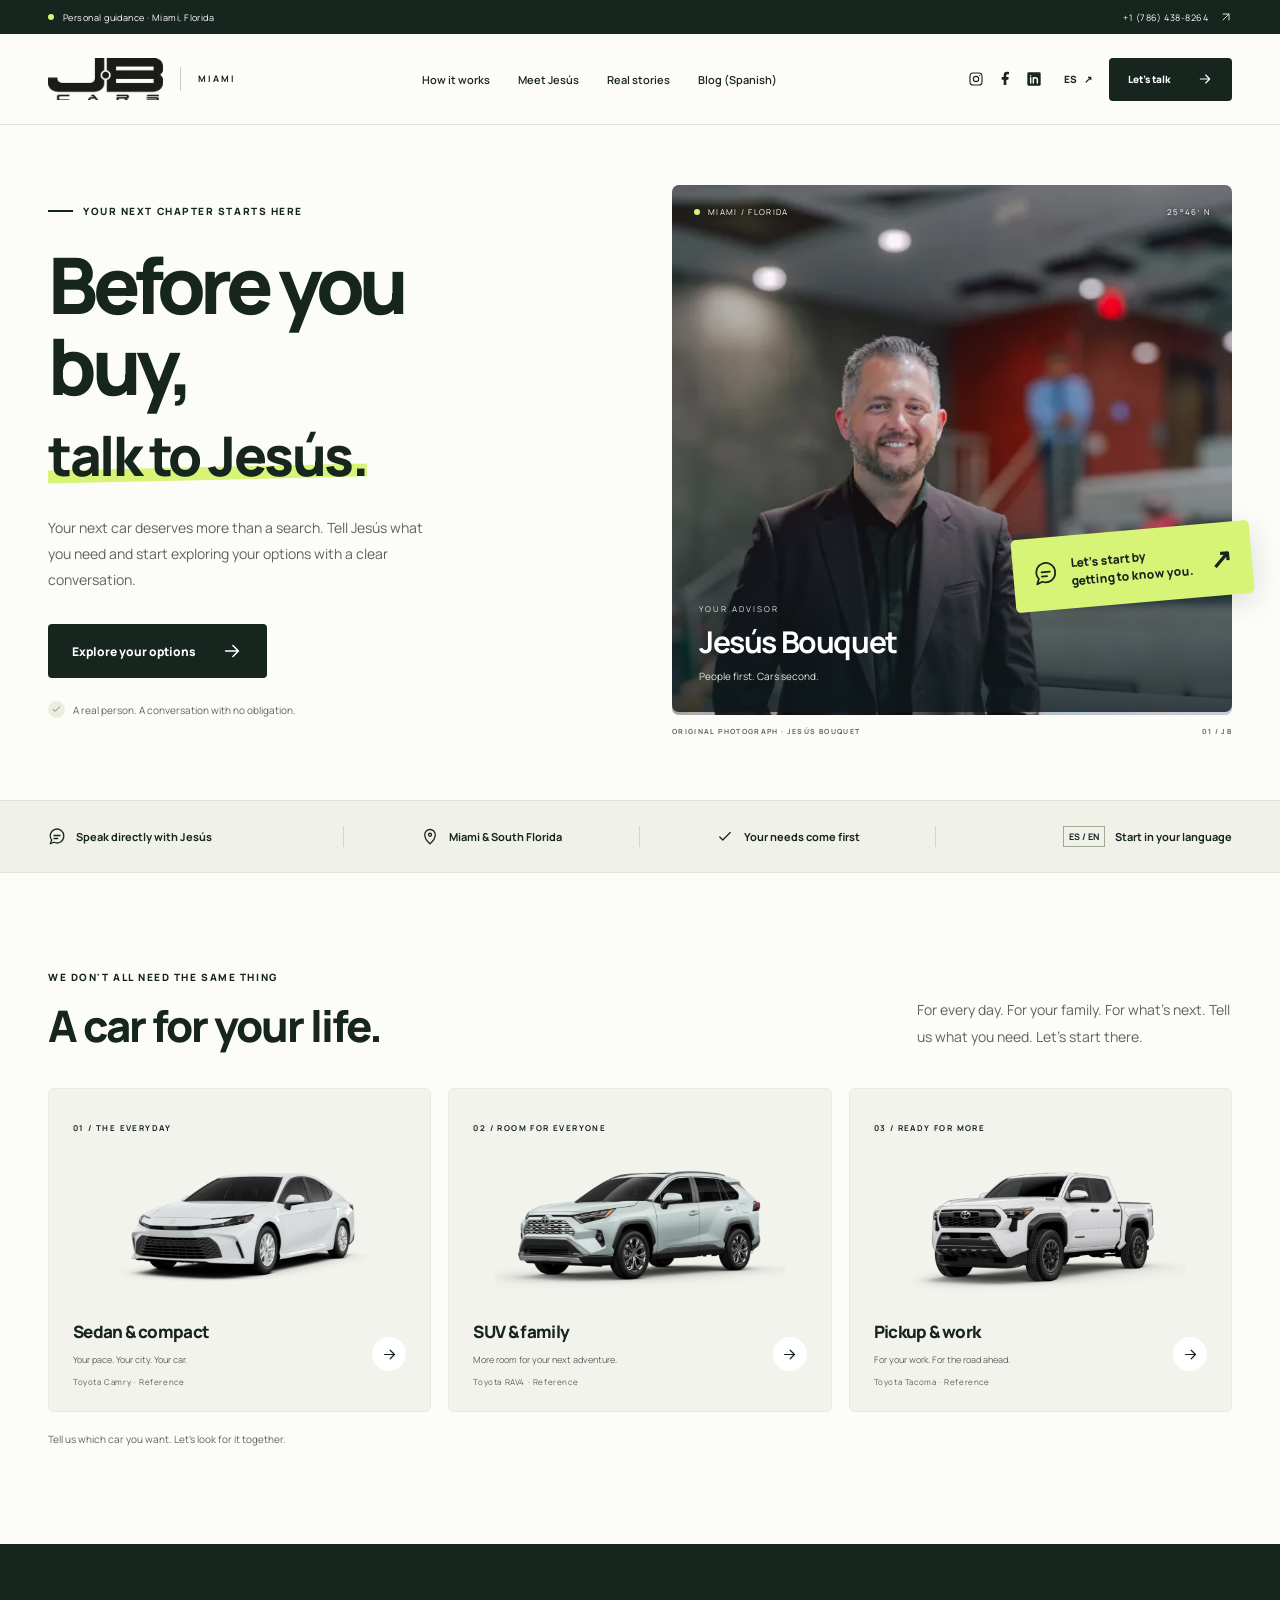
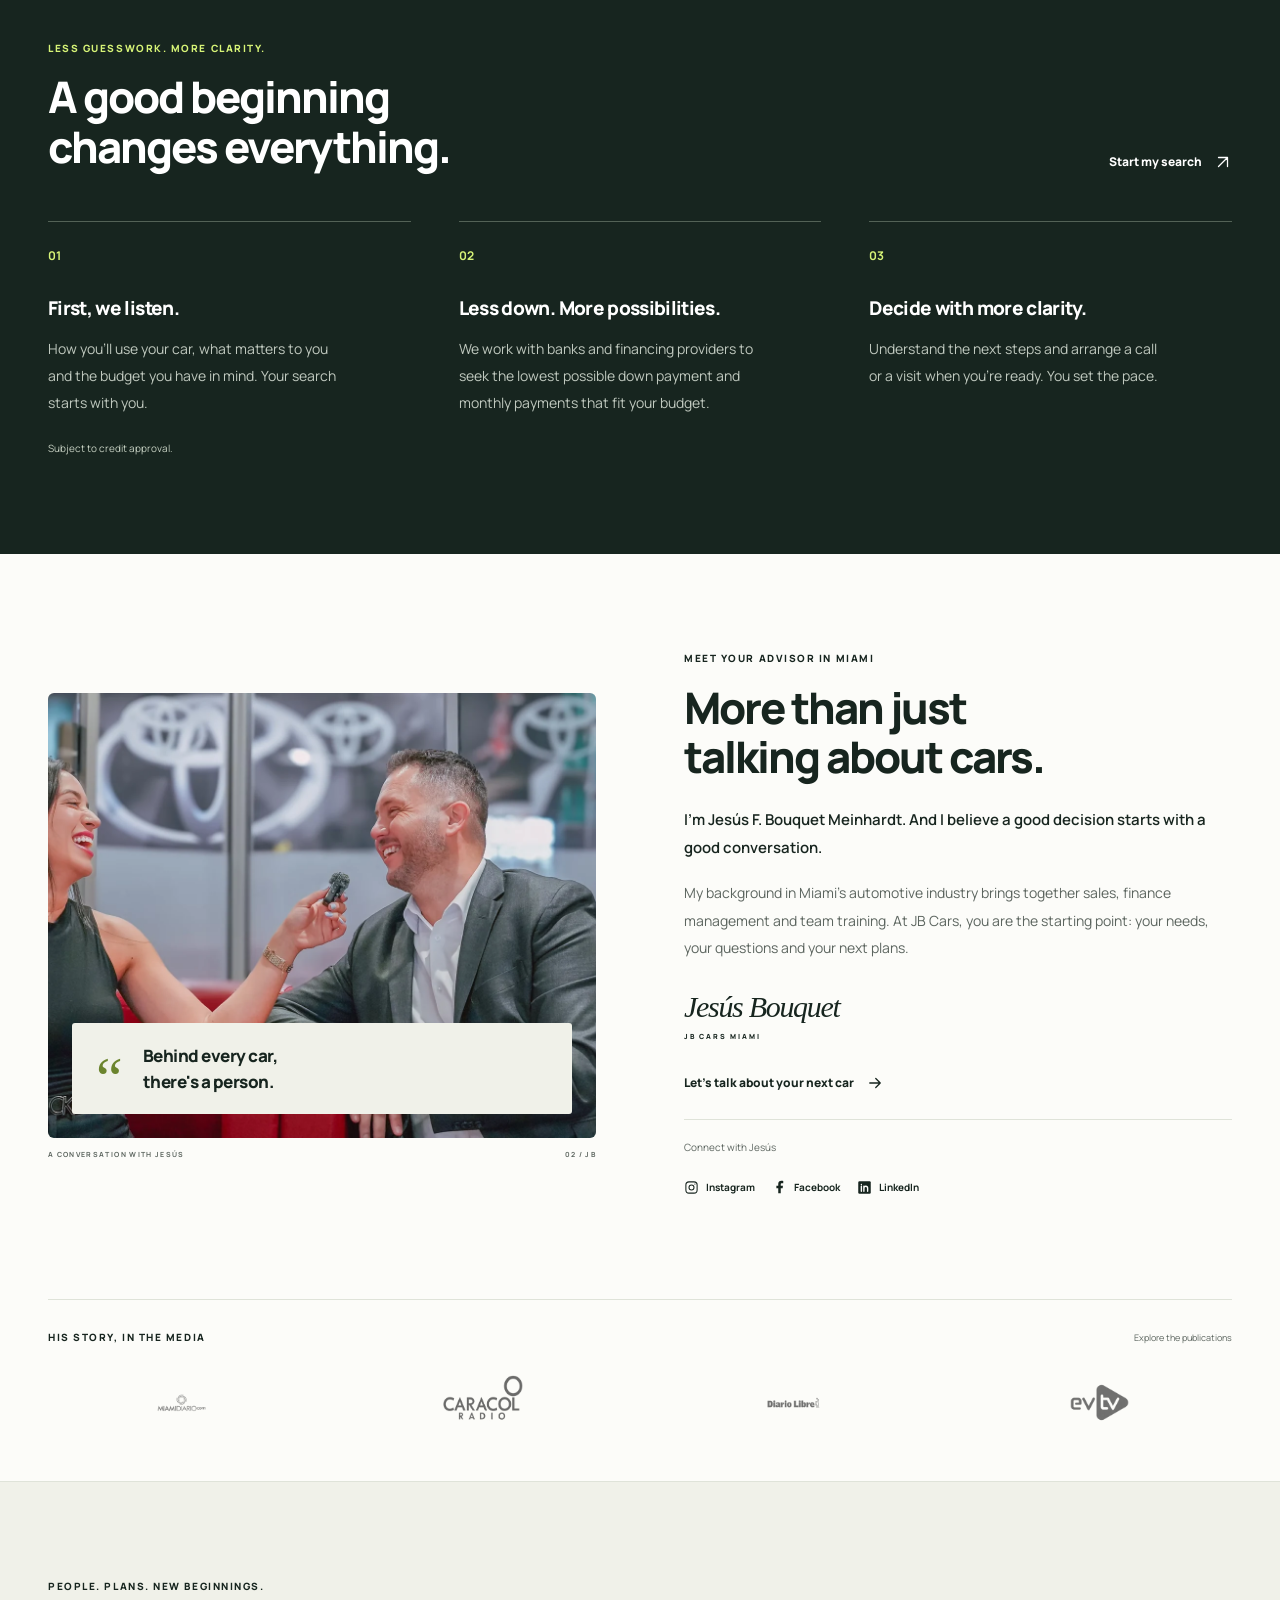
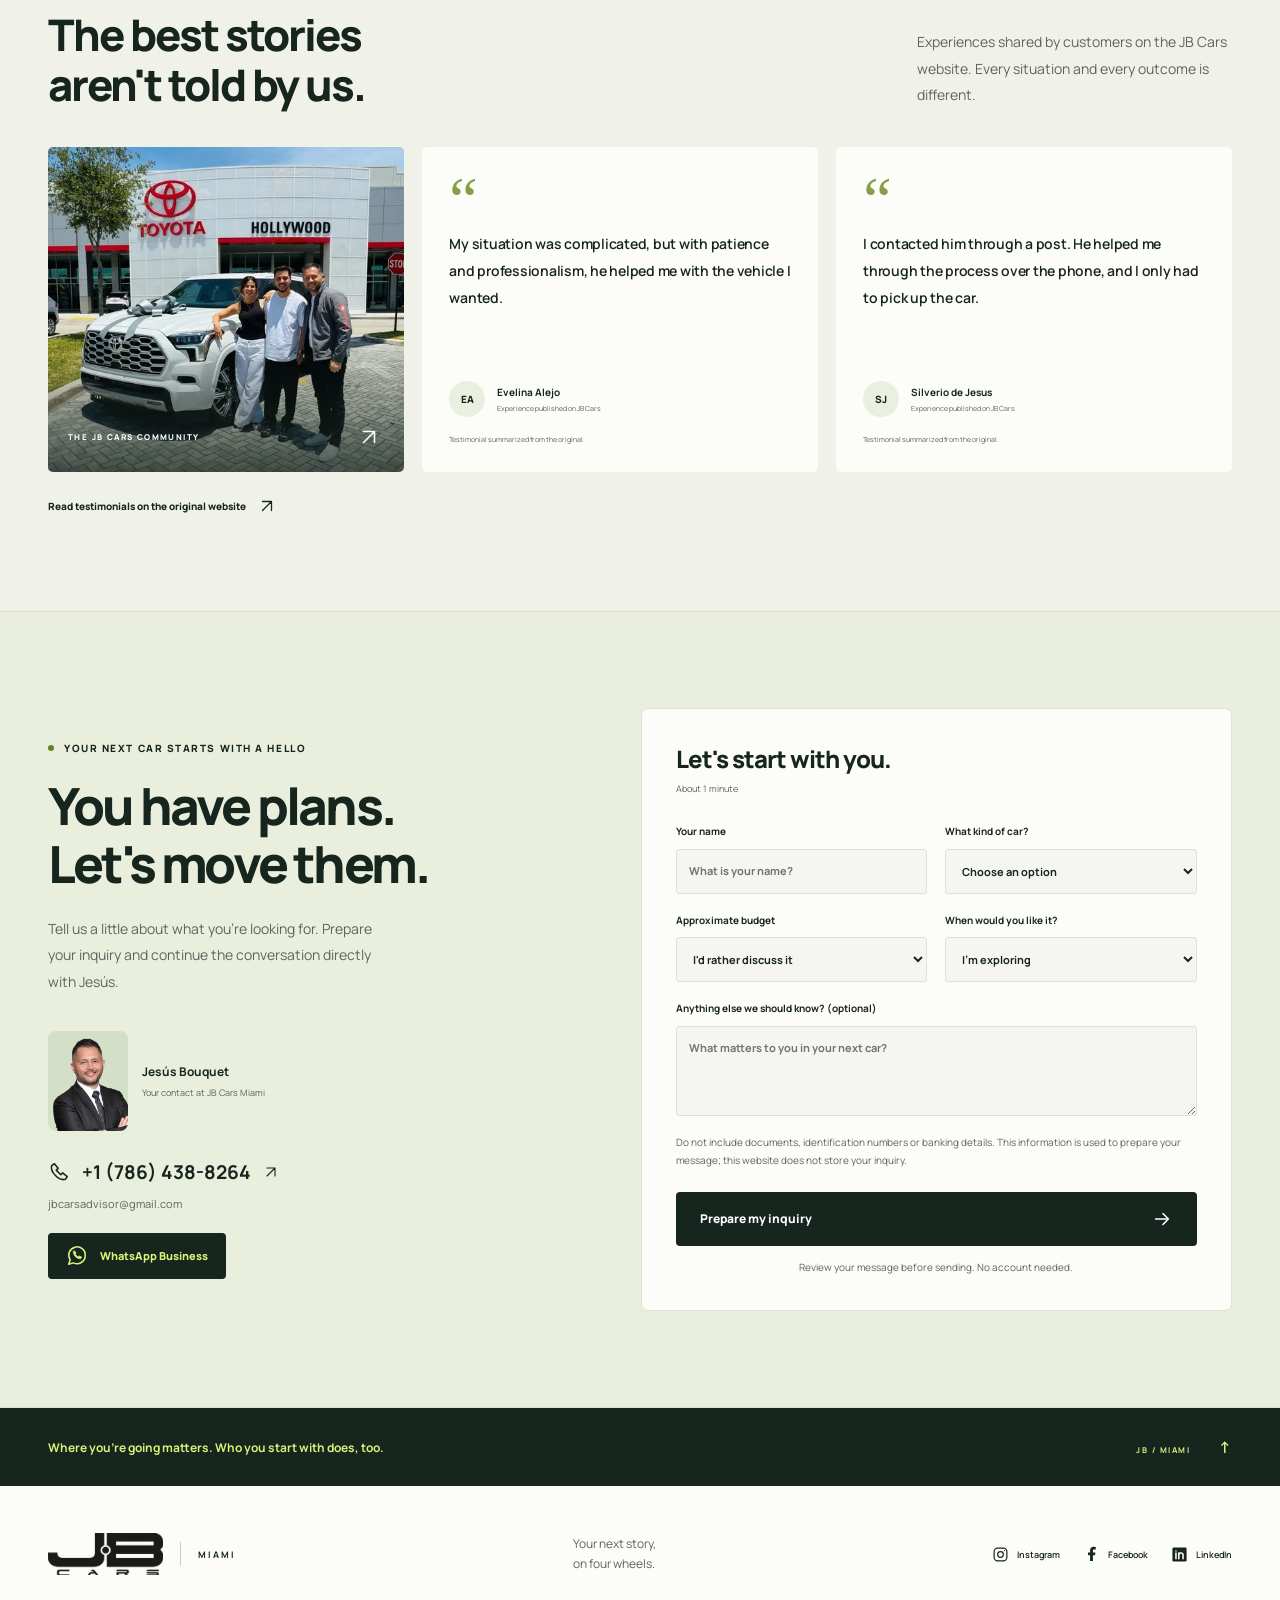
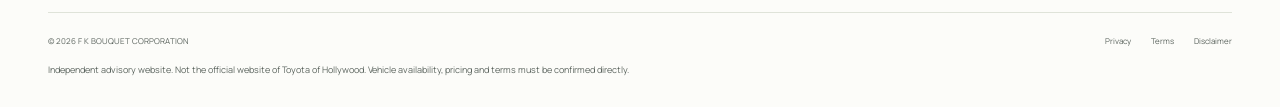
<file: docs/en/index.html>
<!DOCTYPE html>

<html lang="en">
<head>
<meta charset="utf-8"/>
<meta content="width=device-width, initial-scale=1" name="viewport"/>
<meta content="#17251f" name="theme-color"/>
<title>Car advisor in Miami | Jesús Bouquet · JB Cars Miami</title>
<meta content="Car buying guidance in Miami with Jesús Bouquet. Explore your options, discover customer experiences and contact Jesús directly by phone or email." name="description"/>
<link href="https://jbcarsadvisor-svg.github.io/jbcars-miami-web/en/" rel="canonical"/>
<meta content="website" property="og:type"/>
<meta content="en_US" property="og:locale"/>
<meta content="es_US" property="og:locale:alternate"/>
<meta content="JB Cars Miami · Before you buy, talk to Jesús." property="og:title"/>
<meta content="Choosing a car is a big decision. Start with a conversation with Jesús Bouquet." property="og:description"/>
<meta content="https://jbcarsadvisor-svg.github.io/jbcars-miami-web/en/" property="og:url"/>
<meta content="https://jbcarsadvisor-svg.github.io/jbcars-miami-web/assets/jesus-showroom.webp" property="og:image"/>
<meta content="summary_large_image" name="twitter:card"/>
<link href="../favicon.svg" rel="icon" type="image/svg+xml"/>
<link as="font" crossorigin="" href="../assets/manrope-800.woff2" rel="preload" type="font/woff2"/>
<link href="../styles.css?v=20261009-4" rel="stylesheet"/>
<script defer="True" src="../config.js"></script><script defer="" src="../app.js?v=20261009-3"></script>
<script type="application/ld+json">{"@context":"https://schema.org","@graph":[{"@context":"https://schema.org","@type":"Organization","name":"JB Cars Miami","legalName":"F K BOUQUET CORPORATION","url":"https://jbcarsadvisor-svg.github.io/jbcars-miami-web/","logo":"https://jbcarsadvisor-svg.github.io/jbcars-miami-web/assets/logo.png","telephone":"+1-786-438-8264","email":"jbcarsadvisor@gmail.com","sameAs":["https://www.instagram.com/jbcarsmiami/","https://www.facebook.com/jbcarsmiami/","https://www.jbcarsmiami.com/","https://www.linkedin.com/in/jesus-bouquet-meinhardt-769883a0"],"@id":"https://jbcarsadvisor-svg.github.io/jbcars-miami-web/#organization"},{"@type":"Person","@id":"https://jbcarsadvisor-svg.github.io/jbcars-miami-web/#jesus","name":"Jesús F. Bouquet Meinhardt","worksFor":{"@id":"https://jbcarsadvisor-svg.github.io/jbcars-miami-web/#organization"},"url":"https://jbcarsadvisor-svg.github.io/jbcars-miami-web/#jesus"},{"@type":"WebSite","@id":"https://jbcarsadvisor-svg.github.io/jbcars-miami-web/#website","url":"https://jbcarsadvisor-svg.github.io/jbcars-miami-web/","name":"JB Cars Miami","publisher":{"@id":"https://jbcarsadvisor-svg.github.io/jbcars-miami-web/#organization"},"inLanguage":["es","en"]},{"@type":"WebPage","@id":"https://jbcarsadvisor-svg.github.io/jbcars-miami-web/en/#webpage","url":"https://jbcarsadvisor-svg.github.io/jbcars-miami-web/en/","name":"Car advisor in Miami | Jesús Bouquet · JB Cars Miami","description":"Car buying guidance in Miami with Jesús Bouquet. Explore your options, discover customer experiences and contact Jesús directly by phone or email.","inLanguage":"en","isPartOf":{"@id":"https://jbcarsadvisor-svg.github.io/jbcars-miami-web/#website"},"about":{"@id":"https://jbcarsadvisor-svg.github.io/jbcars-miami-web/#organization"}}]}</script>
<link href="https://jbcarsadvisor-svg.github.io/jbcars-miami-web/" hreflang="es" rel="alternate"/><link href="https://jbcarsadvisor-svg.github.io/jbcars-miami-web/en/" hreflang="en" rel="alternate"/><link href="https://jbcarsadvisor-svg.github.io/jbcars-miami-web/" hreflang="x-default" rel="alternate"/></head>
<body>
<svg aria-hidden="true" class="icon-library" xmlns="http://www.w3.org/2000/svg"><symbol id="arrow" viewbox="0 0 24 24"><path d="M5 12h14M13 6l6 6-6 6"></path></symbol><symbol id="diagonal" viewbox="0 0 24 24"><path d="M6 18 18 6M6 6h12v12"></path></symbol><symbol id="check" viewbox="0 0 24 24"><path d="m5 12 4 4L19 6"></path></symbol><symbol id="phone" viewbox="0 0 24 24"><path d="m7 3-3 2c-2 7 8 17 15 15l2-3-5-4-2 2-5-5 2-2-4-5Z"></path></symbol><symbol id="chat" viewbox="0 0 24 24"><path d="M21 11a9 9 0 0 1-13 8l-5 2 2-5A9 9 0 1 1 21 11Z"></path><path d="M8 10h8M8 14h5"></path></symbol><symbol id="car" viewbox="0 0 24 24"><path d="m3 10 3-6h12l3 6v9h-3v-3H6v3H3v-9Zm0 0h18M6 13h2m8 0h2"></path></symbol><symbol id="pin" viewbox="0 0 24 24"><path d="M19 9c0 6-7 12-7 12S5 15 5 9a7 7 0 1 1 14 0Z"></path><circle cx="12" cy="9" r="2"></circle></symbol><symbol id="instagram" viewbox="0 0 24 24"><rect height="18" rx="5" width="18" x="3" y="3"></rect><circle cx="12" cy="12" r="4"></circle><circle cx="17.5" cy="6.5" fill="currentColor" r=".9" stroke="none"></circle></symbol><symbol id="facebook" viewbox="0 0 24 24"><path d="M14 21v-8h3l.5-4H14V7c0-1.2.4-2 2-2h2V1.4c-.8-.2-2-.4-3-.4-3 0-5 1.8-5 5v3H7v4h3v8Z" fill="currentColor" stroke="none"></path></symbol><symbol id="linkedin" viewbox="0 0 24 24"><rect fill="currentColor" height="20" rx="2" stroke="none" width="20" x="2" y="2"></rect><path d="M7 10v8m0-11v.1M11 18v-8m0 3c0-4 6-4 6 0v5" fill="none" stroke="var(--paper)" stroke-width="2.2"></path></symbol><symbol id="whatsapp" viewbox="0 0 24 24"><path d="M21 11.5a9 9 0 0 1-13 8L3 21l1.5-5A9 9 0 1 1 21 11.5Z"></path><path d="M8 7c0 5 4 8 8 8l1-2-3-1-1 1-3-3 1-1-1-2Z" fill="currentColor" stroke-width=".8"></path></symbol></svg>
<a class="skip-link" data-i18n="skip" href="#main">Skip to content</a>
<div class="topline"><div class="container"><span><span class="live-dot"></span><span data-i18n="top">Personal guidance · Miami, Florida</span></span><a href="tel:+17864388264">+1 (786) 438-8264 <svg class="icon"><use href="#diagonal"></use></svg></a></div></div>
<header class="header" id="header">
<div class="container header-inner">
<a aria-label="JB Cars Miami — Home" class="brand" href="#inicio"><img alt="JB Cars Miami" height="54" src="../assets/logo.webp" width="147"/><span class="brand-divider"></span><span class="brand-city">MIAMI</span></a>
<nav aria-label="Main navigation" class="desktop-nav"><a data-i18n="navProcess" href="#como-funciona">How it works</a><a data-i18n="navJesus" href="#jesus">Meet Jesús</a><a data-i18n="navStories" href="#historias">Real stories</a><a data-i18n="navBlog" href="../blog/" hreflang="es">Blog (Spanish)</a></nav>
<div class="header-actions"><div class="header-social"><a aria-label="Instagram — JB Cars Miami" href="https://www.instagram.com/jbcarsmiami/" rel="noopener noreferrer" target="_blank"><svg aria-hidden="true" class="icon social-icon"><use href="#instagram"></use></svg></a><a aria-label="Facebook — JB Cars Miami" href="https://www.facebook.com/jbcarsmiami/" rel="noopener noreferrer" target="_blank"><svg aria-hidden="true" class="icon social-icon"><use href="#facebook"></use></svg></a><a aria-label="LinkedIn — JB Cars Miami" href="https://www.linkedin.com/in/jesus-bouquet-meinhardt-769883a0" rel="noopener noreferrer" target="_blank"><svg aria-hidden="true" class="icon social-icon"><use href="#linkedin"></use></svg></a></div><a aria-label="ES — Leer esta web en español" class="language-switch" href="../" hreflang="es" id="language-switch" lang="es">ES <span aria-hidden="true">↗</span></a><a class="button button-dark header-cta" href="#contacto"><span data-i18n="talk">Let's talk</span><svg class="icon"><use href="#arrow"></use></svg></a><button aria-controls="mobile-nav" aria-expanded="false" aria-label="Open menu" class="menu-toggle" id="menu-toggle" type="button"><span></span><span></span></button></div>
</div>
<nav aria-label="Mobile navigation" class="mobile-nav" hidden="" id="mobile-nav"><a data-i18n="navProcess" href="#como-funciona">How it works</a><a data-i18n="navJesus" href="#jesus">Meet Jesús</a><a data-i18n="navStories" href="#historias">Real stories</a><a data-i18n="navBlog" href="../blog/" hreflang="es">Blog (Spanish)</a><a data-i18n="talk" href="#contacto">Let's talk</a></nav>
</header>
<main id="main">
<section aria-labelledby="hero-title" class="hero container" id="inicio">
<div class="hero-copy">
<div class="eyebrow"><span class="small-line"></span><span data-i18n="heroEyebrow">YOUR NEXT CHAPTER STARTS HERE</span></div>
<h1 id="hero-title"><span data-i18n="hero1">Before you</span><br/><span data-i18n="hero2">buy,</span><br/><span class="hero-accent" data-i18n="hero3">talk to Jesús.</span></h1>
<p class="hero-description" data-i18n="heroDesc">Your next car deserves more than a search. Tell Jesús what you need and start exploring your options with a clear conversation.</p>
<div class="hero-buttons"><a class="button button-dark" href="#tu-carro"><span data-i18n="exploreOptions">Explore your options</span><svg aria-hidden="true" class="icon"><use href="#arrow"></use></svg></a></div>
<div class="hero-footnote"><span class="check-circle"><svg class="icon"><use href="#check"></use></svg></span><span data-i18n="heroNote">A real person. A conversation with no obligation.</span></div>
</div>
<div class="hero-visual">
<div class="photo-label"><span class="live-dot"></span>MIAMI / FLORIDA <span>25°46′ N</span></div>
<img alt="Jesús Bouquet at the dealership" class="hero-photo" fetchpriority="high" height="937" sizes="(max-width: 760px) 100vw, 50vw" src="../assets/jesus-showroom.webp" srcset="../assets/jesus-showroom-small.webp 800w, ../assets/jesus-showroom.webp 1600w" width="1600"/>
<div class="hero-name"><span data-i18n="yourAdvisor">YOUR ADVISOR</span><strong>Jesús Bouquet</strong><span data-i18n="advisorRole">People first. Cars second.</span></div>
<div class="hero-sticker"><svg class="icon"><use href="#chat"></use></svg><span data-i18n="sticker">Let's start by<br/>getting to know you.</span><span aria-hidden="true" class="sticker-arrow">↗</span></div>
<div class="image-caption"><span data-i18n="realPhoto">ORIGINAL PHOTOGRAPH · JESÚS BOUQUET</span><span aria-hidden="true">01 / JB</span></div>
</div>
</section>
<section aria-label="Nuestra manera de trabajar" class="trust-strip"><div class="container"><div><svg class="icon"><use href="#chat"></use></svg><span data-i18n="trust1">Speak directly with Jesús</span></div><div><svg class="icon"><use href="#pin"></use></svg><span data-i18n="trust2">Miami &amp; South Florida</span></div><div><svg class="icon"><use href="#check"></use></svg><span data-i18n="trust3">Your needs come first</span></div><div><span class="language-mark">ES / EN</span><span data-i18n="trust4">Start in your language</span></div></div></section>
<section aria-labelledby="finder-title" class="section container finder" id="tu-carro">
<div class="section-heading"><div><div class="eyebrow" data-i18n="finderEyebrow">WE DON'T ALL NEED THE SAME THING</div><h2 data-i18n="finderTitle" id="finder-title">A car for your life.</h2></div><p data-i18n="finderDesc">For every day. For your family. For what's next. Tell us what you need. Let's start there.</p></div>
<div class="vehicle-grid">
<button class="vehicle-card" data-vehicle="daily" type="button"><span class="card-index">01 / <span data-i18n="dailyTag">THE EVERYDAY</span></span><div class="car-drawing"><img alt="Toyota Camry with a transparent background, category reference" height="405" loading="lazy" src="../assets/toyota-camry.webp" width="900"/></div><div class="vehicle-bottom"><div><h3 data-i18n="daily">Sedan &amp; compact</h3><p data-i18n="dailyDesc">Your pace. Your city. Your car.</p><span class="vehicle-model">Toyota Camry · Reference</span></div><span class="round-arrow"><svg class="icon"><use href="#arrow"></use></svg></span></div></button>
<button class="vehicle-card" data-vehicle="family" type="button"><span class="card-index">02 / <span data-i18n="familyTag">ROOM FOR EVERYONE</span></span><div class="car-drawing"><img alt="Toyota RAV4 with a transparent background, category reference" height="449" loading="lazy" src="../assets/toyota-rav4.webp" width="900"/></div><div class="vehicle-bottom"><div><h3 data-i18n="family">SUV &amp; family</h3><p data-i18n="familyDesc">More room for your next adventure.</p><span class="vehicle-model">Toyota RAV4 · Reference</span></div><span class="round-arrow"><svg class="icon"><use href="#arrow"></use></svg></span></div></button>
<button class="vehicle-card" data-vehicle="pickup" type="button"><span class="card-index">03 / <span data-i18n="pickupTag">READY FOR MORE</span></span><div class="car-drawing"><img alt="Toyota Tacoma with a transparent background, category reference" height="449" loading="lazy" src="../assets/toyota-tacoma.webp" width="900"/></div><div class="vehicle-bottom"><div><h3 data-i18n="pickup">Pickup &amp; work</h3><p data-i18n="pickupDesc">For your work. For the road ahead.</p><span class="vehicle-model">Toyota Tacoma · Reference</span></div><span class="round-arrow"><svg class="icon"><use href="#arrow"></use></svg></span></div></button>
</div><p class="section-note" data-i18n="categoriesNote">Tell us which car you want. Let’s look for it together.</p>
</section>
<section aria-labelledby="process-title" class="process-section section" id="como-funciona"><div class="container"><div class="section-heading"><div><div class="eyebrow" data-i18n="processEyebrow">LESS GUESSWORK. MORE CLARITY.</div><h2 data-i18n="processTitle" id="process-title">A good beginning<br/>changes everything.</h2></div><a class="text-link" href="#contacto"><span data-i18n="start">Start my search</span><svg class="icon"><use href="#diagonal"></use></svg></a></div><div class="process-grid"><article><span class="step-number">01</span><h3 data-i18n="step1Title">First, we listen.</h3><p data-i18n="step1Desc">How you'll use your car, what matters to you and the budget you have in mind. Your search starts with you.</p></article><article><span class="step-number">02</span><h3 data-i18n="step2Title">Less down. More possibilities.</h3><p data-i18n="step2Desc">We work with banks and financing providers to seek the lowest possible down payment and monthly payments that fit your budget.</p></article><article><span class="step-number">03</span><h3 data-i18n="step3Title">Decide with more clarity.</h3><p data-i18n="step3Desc">Understand the next steps and arrange a call or a visit when you're ready. You set the pace.</p></article></div><p class="section-note" data-i18n="financingNote">Subject to credit approval.</p></div></section>
<section aria-labelledby="about-title" class="section container about" id="jesus"><div class="about-visual"><img alt="Jesús Bouquet speaking during an interview" height="910" loading="lazy" src="../assets/jesus-interview.webp" width="1600"/><div class="about-quote"><span aria-hidden="true">“</span><p data-i18n="aboutQuote">Behind every car,<br/>there's a person.</p></div><div class="image-caption"><span data-i18n="aboutPhoto">A CONVERSATION WITH JESÚS</span><span aria-hidden="true">02 / JB</span></div></div><div class="about-copy"><div class="eyebrow" data-i18n="aboutEyebrow">MEET YOUR ADVISOR IN MIAMI</div><h2 data-i18n="aboutTitle" id="about-title">More than just<br/>talking about cars.</h2><p class="about-intro" data-i18n="aboutIntro">I'm Jesús F. Bouquet Meinhardt. And I believe a good decision starts with a good conversation.</p><p data-i18n="aboutDesc">My background in Miami's automotive industry brings together sales, finance management and team training. At JB Cars, you are the starting point: your needs, your questions and your next plans.</p><div class="signature">Jesús Bouquet <span>JB CARS MIAMI</span></div><a class="text-link" href="#contacto"><span data-i18n="meet">Let's talk about your next car</span><svg class="icon"><use href="#arrow"></use></svg></a><div class="about-social"><span data-i18n="follow">Connect with Jesús</span><a href="https://www.instagram.com/jbcarsmiami/" rel="noopener noreferrer" target="_blank"><svg aria-hidden="true" class="icon social-icon"><use href="#instagram"></use></svg><span>Instagram</span></a><a href="https://www.facebook.com/jbcarsmiami/" rel="noopener noreferrer" target="_blank"><svg aria-hidden="true" class="icon social-icon"><use href="#facebook"></use></svg><span>Facebook</span></a><a href="https://www.linkedin.com/in/jesus-bouquet-meinhardt-769883a0" rel="noopener noreferrer" target="_blank"><svg aria-hidden="true" class="icon social-icon"><use href="#linkedin"></use></svg><span>LinkedIn</span></a></div></div></section>
<section aria-labelledby="press-title" class="press-section container"><div class="press-intro"><span class="eyebrow" data-i18n="pressTitle" id="press-title">HIS STORY, IN THE MEDIA</span><span data-i18n="pressDesc">Explore the publications</span></div><div class="press-logos"><a aria-label="Jesús Bouquet in Miami Diario (new tab)" href="https://miamidiario.com/de-vendedor-a-mentor-el-ascenso-de-jesus-bouquet-en-la-industria-automotriz-del-sur-de-florida/" rel="noopener noreferrer" target="_blank"><img alt="Miami Diario" height="180" loading="lazy" src="../assets/web-05-medio-miami-diario.webp" width="180"/></a><a aria-label="Jesús Bouquet in Caracol Radio (new tab)" href="https://caracol.com.co/2025/05/02/jesus-bouquet-el-arte-de-vender-confianza-sobre-ruedas/" rel="noopener noreferrer" target="_blank"><img alt="Caracol Radio" height="180" loading="lazy" src="../assets/web-06-medio-caracol.webp" width="271"/></a><a aria-label="Jesús Bouquet in Diario Libre (new tab)" href="https://www.diariolibre.com/mundo/resto-del-mundo/2025/05/11/jesus-bouquet-meinhardt-un-lider-en-gestion-financiera/3109093" rel="noopener noreferrer" target="_blank"><img alt="Diario Libre" height="180" loading="lazy" src="../assets/web-07-medio-diario-libre.webp" width="180"/></a><a aria-label="Jesús Bouquet in EVTV (new tab)" href="https://evtv.online/historias-de-exitos/jesus-f-bouquet-revela-las-claves-de-innovacion-y-liderazgo-en-la-industria-automotriz/" rel="noopener noreferrer" target="_blank"><img alt="EVTV" height="180" loading="lazy" src="../assets/web-09-medio-evtv.webp" width="180"/></a></div></section>
<section aria-labelledby="stories-title" class="section stories-section" id="historias"><div class="container"><div class="section-heading"><div><div class="eyebrow" data-i18n="storiesEyebrow">PEOPLE. PLANS. NEW BEGINNINGS.</div><h2 data-i18n="storiesTitle" id="stories-title">The best stories<br/>aren't told by us.</h2></div><p data-i18n="storiesDesc">Experiences shared by customers on the JB Cars website. Every situation and every outcome is different.</p></div><div class="stories-grid"><article class="story-card story-feature"><img alt="People beside a vehicle at Toyota of Hollywood" height="640" loading="lazy" src="../assets/delivery.webp" width="512"/><div class="story-photo-caption"><span data-i18n="community">THE JB CARS COMMUNITY</span><a aria-label="View the original Instagram post" href="https://www.instagram.com/toyotaofhollywood/p/DJzpSnrOlDx/" rel="noopener noreferrer" target="_blank"><svg class="icon"><use href="#diagonal"></use></svg></a></div></article><article class="story-card testimonial"><span aria-hidden="true" class="quote-mark">“</span><blockquote data-i18n="quote1">My situation was complicated, but with patience and professionalism, he helped me with the vehicle I wanted.</blockquote><div class="testimonial-person"><span class="avatar">EA</span><div><strong>Evelina Alejo</strong><span data-i18n="testimonialLabel">Experience published on JB Cars</span></div></div><span class="testimonial-note" data-i18n="quoteNote">Testimonial summarized from the original.</span></article><article class="story-card testimonial"><span aria-hidden="true" class="quote-mark">“</span><blockquote data-i18n="quote2">I contacted him through a post. He helped me through the process over the phone, and I only had to pick up the car.</blockquote><div class="testimonial-person"><span class="avatar">SJ</span><div><strong>Silverio de Jesus</strong><span data-i18n="testimonialLabel">Experience published on JB Cars</span></div></div><span class="testimonial-note" data-i18n="quoteNote">Testimonial summarized from the original.</span></article></div><a class="text-link stories-source" href="https://www.jbcarsmiami.com/" rel="noopener noreferrer" target="_blank"><span data-i18n="seeOriginal">Read testimonials on the original website</span><svg class="icon"><use href="#diagonal"></use></svg></a></div></section>
<section aria-labelledby="contact-title" class="contact-section section" id="contacto"><div class="container contact-grid"><div class="contact-copy"><div class="eyebrow"><span class="live-dot"></span><span data-i18n="contactEyebrow">YOUR NEXT CAR STARTS WITH A HELLO</span></div><h2 data-i18n="contactTitle" id="contact-title">You have plans.<br/>Let's move them.</h2><p data-i18n="contactDesc">Tell us a little about what you're looking for. Prepare your inquiry and continue the conversation directly with Jesús.</p><div class="contact-person"><span class="contact-avatar"><img alt="Jesús Bouquet" height="60" loading="lazy" src="../assets/jesus-portrait.webp" width="60"/></span><div><strong>Jesús Bouquet</strong><span data-i18n="contactPerson">Your contact at JB Cars Miami</span></div></div><a class="contact-phone" href="tel:+17864388264"><svg class="icon"><use href="#phone"></use></svg>+1 (786) 438-8264<svg class="icon"><use href="#diagonal"></use></svg></a><a class="contact-email" href="mailto:jbcarsadvisor@gmail.com">jbcarsadvisor@gmail.com</a><a class="button whatsapp-direct" data-whatsapp="direct" href="https://wa.me/17864388264?text=%C2%A1Hola%2C%20Jes%C3%BAs!%20Me%20gustar%C3%ADa%20hablar%20de%20mi%20pr%C3%B3ximo%20carro%20en%20Miami." rel="noopener noreferrer" target="_blank"><svg class="icon"><use href="#whatsapp"></use></svg><span>WhatsApp Business</span></a></div><div class="form-panel"><form id="inquiry-form"><div class="form-heading"><h3 data-i18n="formTitle">Let's start with you.</h3><span data-i18n="formTime">About 1 minute</span></div><div class="form-row"><label><span data-i18n="nameLabel">Your name</span><input autocomplete="given-name" data-placeholder="namePlaceholder" id="name" maxlength="70" name="name" placeholder="What is your name?" required="" type="text"/></label><label><span data-i18n="vehicleLabel">What kind of car?</span><select id="vehicle" name="vehicle" required=""><option data-i18n="selectOption" value="">Choose an option</option><option data-i18n="daily" value="daily">Sedan &amp; compact</option><option data-i18n="family" value="family">SUV &amp; family</option><option data-i18n="pickup" value="pickup">Pickup &amp; work</option><option data-i18n="unsure" value="unsure">I'm not sure yet</option></select></label></div><div class="form-row"><label><span data-i18n="budgetLabel">Approximate budget</span><select id="budget" name="budget"><option data-i18n="discuss" value="unsure">I'd rather discuss it</option><option data-i18n="under20" value="under20">Under $20,000</option><option value="20to35">$20,000 – $35,000</option><option value="35to50">$35,000 – $50,000</option><option data-i18n="over50" value="over50">Over $50,000</option></select></label><label><span data-i18n="timingLabel">When would you like it?</span><select id="timing" name="timing"><option data-i18n="exploring" value="exploring">I'm exploring</option><option data-i18n="soon" value="soon">As soon as possible</option><option data-i18n="month" value="month">This month</option><option data-i18n="later" value="later">In the next few months</option></select></label></div><label><span data-i18n="messageLabel">Anything else we should know? (optional)</span><textarea data-placeholder="messagePlaceholder" id="message" maxlength="600" name="message" placeholder="What matters to you in your next car?" rows="3"></textarea></label><p class="form-privacy" data-i18n="formPrivacy">Do not include documents, identification numbers or banking details. This information is used to prepare your message; this website does not store your inquiry.</p><button class="button button-dark form-submit" type="submit"><span data-i18n="prepare">Prepare my inquiry</span><svg class="icon"><use href="#arrow"></use></svg></button><p class="form-explainer" data-i18n="formExplain">Review your message before sending. No account needed.</p></form><div class="message-panel" hidden="" id="message-panel"><span class="message-status"><svg class="icon"><use href="#check"></use></svg><span data-i18n="ready">Your inquiry is prepared.</span></span><h3 data-i18n="reviewTitle">Review it. Then let's talk.</h3><p data-i18n="reviewDesc">It has not been sent yet. Choose WhatsApp Business or email and press send in the application that opens.</p><pre id="message-preview"></pre><a class="button button-dark" data-whatsapp="inquiry" href="https://wa.me/17864388264?text=%C2%A1Hola%2C%20Jes%C3%BAs!%20Me%20gustar%C3%ADa%20hablar%20de%20mi%20pr%C3%B3ximo%20carro%20en%20Miami." id="send-whatsapp" rel="noopener noreferrer" target="_blank"><svg class="icon"><use href="#whatsapp"></use></svg><span data-i18n="openWhatsapp">Open WhatsApp Business</span></a><a class="text-link" data-i18n="sendEmail" id="send-email">Open email</a><div class="message-actions"><button class="text-link" data-i18n="edit" id="edit-inquiry" type="button">Edit inquiry</button></div><p class="form-explainer" data-i18n="fallback">If WhatsApp is unavailable, use email or call Jesús.</p></div><noscript><p class="noscript-note">Contact Jesús directly: <a href="tel:+17864388264">+1 (786) 438-8264</a> · <a href="mailto:jbcarsadvisor@gmail.com">Email</a>. Enable JavaScript to prepare a message.</p></noscript></div></div></section>
<section class="closing-strip"><div class="container"><span data-i18n="closing">Where you're going matters. Who you start with does, too.</span><a aria-label="JB / MIAMI — Back to top" href="#inicio">JB / MIAMI <span aria-hidden="true">↑</span></a></div></section>
</main>
<footer class="footer"><div class="container"><div class="footer-main"><a aria-label="JB Cars Miami — Home" class="brand" href="#inicio"><img alt="JB Cars Miami" height="54" src="../assets/logo.webp" width="147"/><span class="brand-divider"></span><span class="brand-city">MIAMI</span></a><p data-i18n="footerDesc">Your next story,<br/>on four wheels.</p><div class="footer-social"><a href="https://www.instagram.com/jbcarsmiami/" rel="noopener noreferrer" target="_blank"><svg aria-hidden="true" class="icon social-icon"><use href="#instagram"></use></svg><span>Instagram</span></a><a href="https://www.facebook.com/jbcarsmiami/" rel="noopener noreferrer" target="_blank"><svg aria-hidden="true" class="icon social-icon"><use href="#facebook"></use></svg><span>Facebook</span></a><a href="https://www.linkedin.com/in/jesus-bouquet-meinhardt-769883a0" rel="noopener noreferrer" target="_blank"><svg aria-hidden="true" class="icon social-icon"><use href="#linkedin"></use></svg><span>LinkedIn</span></a></div></div><div class="footer-bottom"><span>© <span id="year">2026</span> F K BOUQUET CORPORATION</span><div><a data-i18n="privacy" href="https://www.jbcarsmiami.com/blank" rel="noopener noreferrer" target="_blank">Privacy</a><a data-i18n="terms" href="https://www.jbcarsmiami.com/blank-1" rel="noopener noreferrer" target="_blank">Terms</a><a data-i18n="disclaimer" href="https://www.jbcarsmiami.com/blank-2" rel="noopener noreferrer" target="_blank">Disclaimer</a></div></div><p class="footer-disclaimer" data-i18n="independent">Independent advisory website. Not the official website of Toyota of Hollywood. Vehicle availability, pricing and terms must be confirmed directly.</p></div></footer>
<div class="mobile-contact"><a href="tel:+17864388264"><svg class="icon"><use href="#phone"></use></svg><span data-i18n="call">Call</span></a><a href="#contacto"><span data-i18n="find">Find my next car</span><svg class="icon"><use href="#arrow"></use></svg></a></div>
<div aria-live="polite" class="sr-only" id="status" role="status"></div>
</body>
</html>
</file>
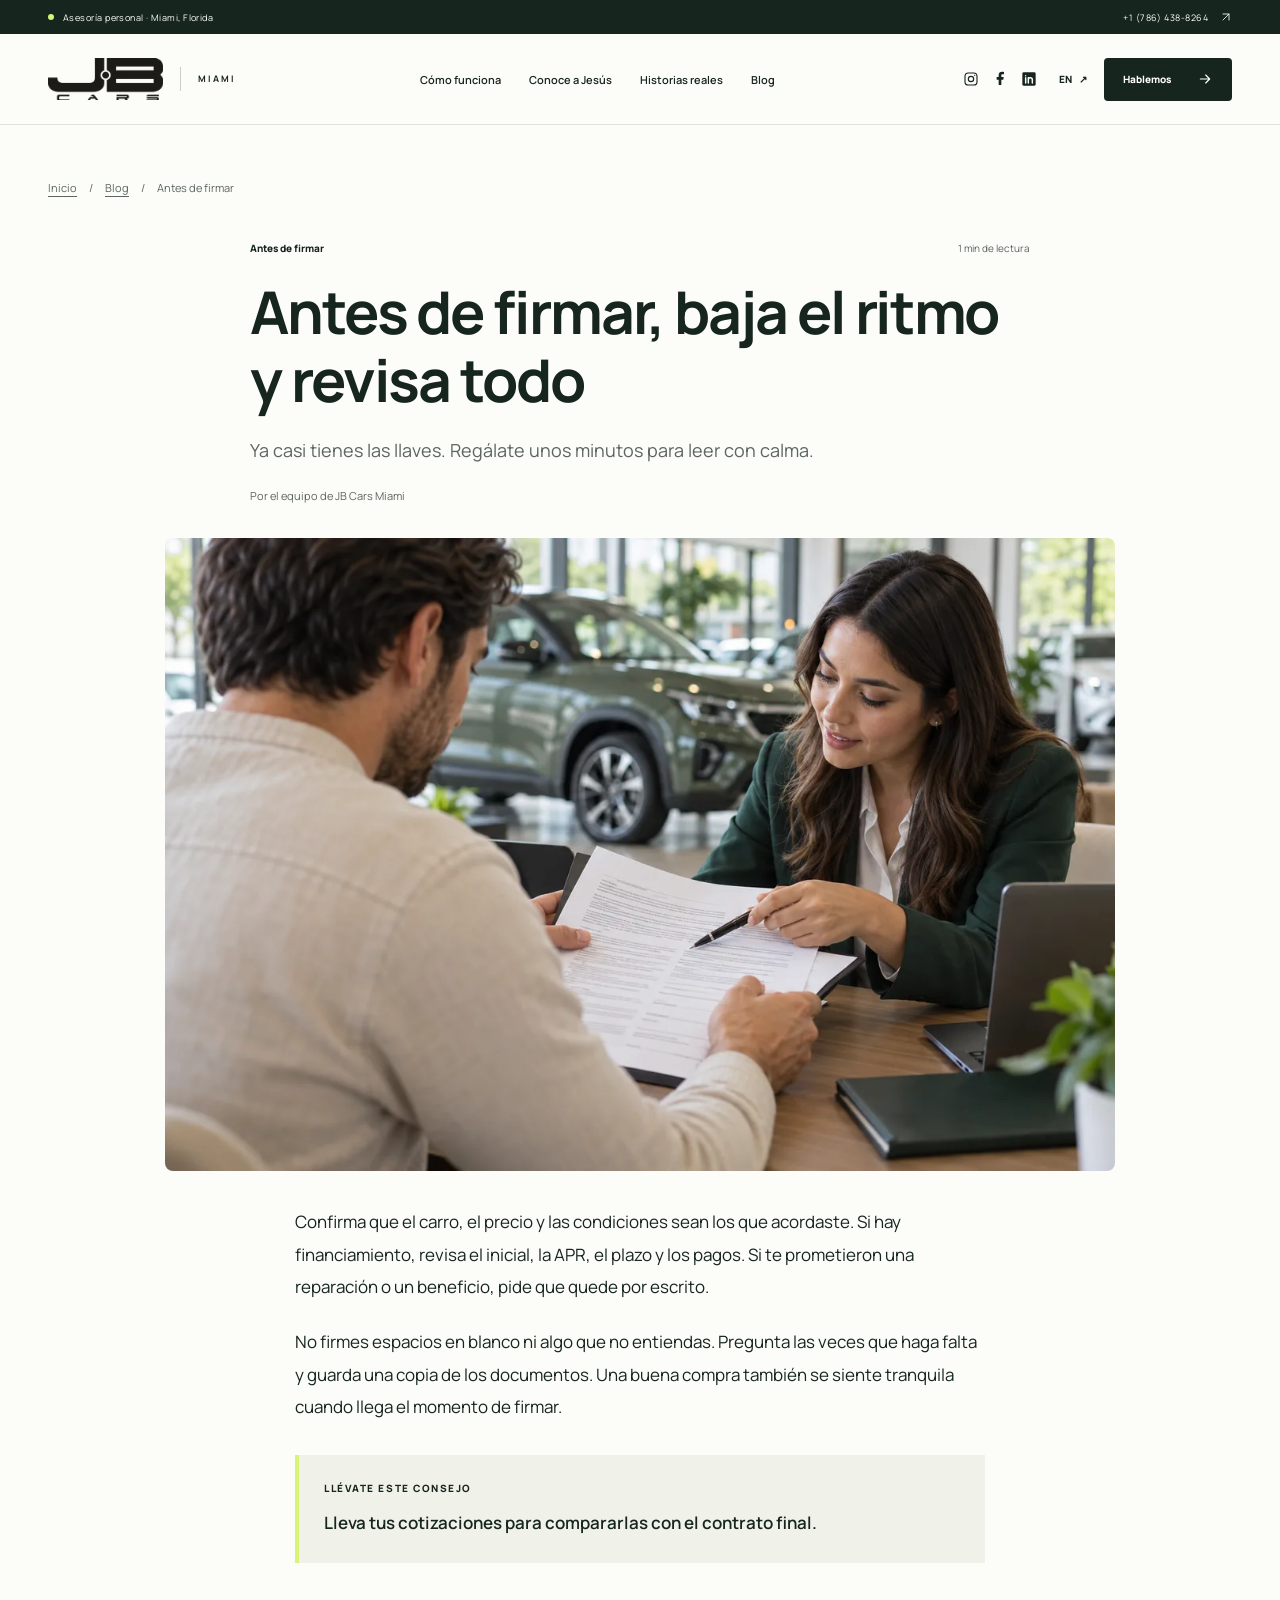
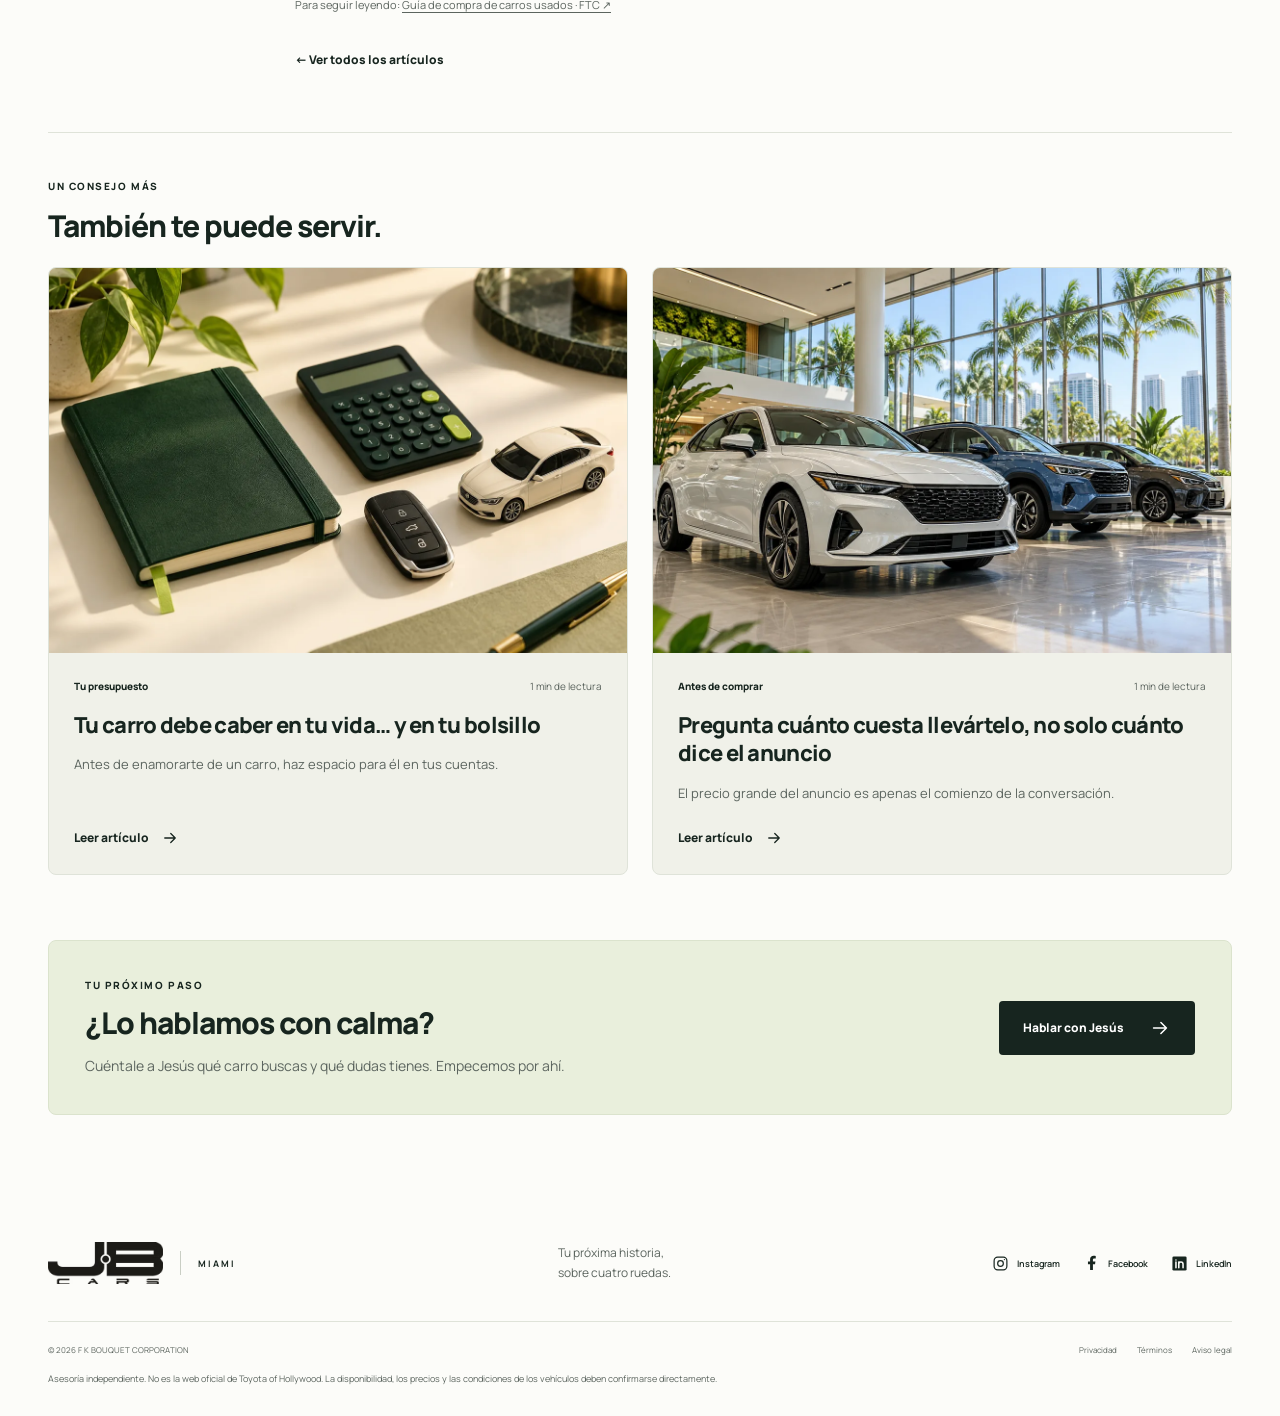
<file: docs/blog/antes-firmar.html>
<!DOCTYPE html>

<html lang="es">
<head>
<meta charset="utf-8"/>
<meta content="width=device-width, initial-scale=1" name="viewport"/>
<meta content="#17251f" name="theme-color"/>
<title>Antes de firmar, baja el ritmo y revisa todo | JB Cars Miami</title>
<meta content="Ya casi tienes las llaves. Regálate unos minutos para leer con calma." name="description"/>
<link href="https://jbcarsadvisor-svg.github.io/jbcars-miami-web/blog/antes-firmar.html" rel="canonical"/>
<meta content="article" property="og:type"/>
<meta content="es_US" property="og:locale"/>

<meta content="Antes de firmar, baja el ritmo y revisa todo" property="og:title"/>
<meta content="Ya casi tienes las llaves. Regálate unos minutos para leer con calma." property="og:description"/>
<meta content="https://jbcarsadvisor-svg.github.io/jbcars-miami-web/blog/antes-firmar.html" property="og:url"/>
<meta content="https://jbcarsadvisor-svg.github.io/jbcars-miami-web/assets/blog/antes-firmar.webp?v=20261009-2" property="og:image"/>
<meta content="summary_large_image" name="twitter:card"/>
<link href="../favicon.svg" rel="icon" type="image/svg+xml"/>
<link as="font" crossorigin="" href="../assets/manrope-800.woff2" rel="preload" type="font/woff2"/>
<link href="../styles.css?v=20261009-4" rel="stylesheet"/>

<script type="application/ld+json">{"@context": "https://schema.org", "@graph": [{"@context": "https://schema.org", "@type": "Organization", "name": "JB Cars Miami", "legalName": "F K BOUQUET CORPORATION", "url": "https://jbcarsadvisor-svg.github.io/jbcars-miami-web/", "logo": "https://jbcarsadvisor-svg.github.io/jbcars-miami-web/assets/logo.png", "telephone": "+1-786-438-8264", "email": "jbcarsadvisor@gmail.com", "sameAs": ["https://www.instagram.com/jbcarsmiami/", "https://www.facebook.com/jbcarsmiami/", "https://www.jbcarsmiami.com/", "https://www.linkedin.com/in/jesus-bouquet-meinhardt-769883a0"], "@id": "https://jbcarsadvisor-svg.github.io/jbcars-miami-web/#organization"}, {"@type": "Person", "@id": "https://jbcarsadvisor-svg.github.io/jbcars-miami-web/#jesus", "name": "Jesús F. Bouquet Meinhardt", "worksFor": {"@id": "https://jbcarsadvisor-svg.github.io/jbcars-miami-web/#organization"}, "url": "https://jbcarsadvisor-svg.github.io/jbcars-miami-web/#jesus"}, {"@type": "WebSite", "@id": "https://jbcarsadvisor-svg.github.io/jbcars-miami-web/#website", "url": "https://jbcarsadvisor-svg.github.io/jbcars-miami-web/", "name": "JB Cars Miami", "publisher": {"@id": "https://jbcarsadvisor-svg.github.io/jbcars-miami-web/#organization"}, "inLanguage": ["es", "en"]}, {"@type": "BlogPosting", "@id": "https://jbcarsadvisor-svg.github.io/jbcars-miami-web/blog/antes-firmar.html#blog", "url": "https://jbcarsadvisor-svg.github.io/jbcars-miami-web/blog/antes-firmar.html", "name": "Antes de firmar, baja el ritmo y revisa todo", "description": "Ya casi tienes las llaves. Regálate unos minutos para leer con calma.", "inLanguage": "es", "publisher": {"@id": "https://jbcarsadvisor-svg.github.io/jbcars-miami-web/#organization"}, "isPartOf": {"@id": "https://jbcarsadvisor-svg.github.io/jbcars-miami-web/blog/#blog"}, "headline": "Antes de firmar, baja el ritmo y revisa todo", "image": "https://jbcarsadvisor-svg.github.io/jbcars-miami-web/assets/blog/antes-firmar.webp?v=20261009-2", "author": {"@id": "https://jbcarsadvisor-svg.github.io/jbcars-miami-web/#organization"}, "datePublished": "2026-10-09", "dateModified": "2026-10-10", "mainEntityOfPage": "https://jbcarsadvisor-svg.github.io/jbcars-miami-web/blog/antes-firmar.html", "articleBody": "Ya casi tienes las llaves. Regálate unos minutos para leer con calma.\n\nConfirma que el carro, el precio y las condiciones sean los que acordaste. Si hay financiamiento, revisa el inicial, la APR, el plazo y los pagos. Si te prometieron una reparación o un beneficio, pide que quede por escrito.\n\nNo firmes espacios en blanco ni algo que no entiendas. Pregunta las veces que haga falta y guarda una copia de los documentos. Una buena compra también se siente tranquila cuando llega el momento de firmar.\n\nLleva tus cotizaciones para compararlas con el contrato final."}, {"@type": "BreadcrumbList", "itemListElement": [{"@type": "ListItem", "position": 1, "name": "Inicio", "item": "https://jbcarsadvisor-svg.github.io/jbcars-miami-web/"}, {"@type": "ListItem", "position": 2, "name": "Blog", "item": "https://jbcarsadvisor-svg.github.io/jbcars-miami-web/blog/"}, {"@type": "ListItem", "position": 3, "name": "Antes de firmar, baja el ritmo y revisa todo", "item": "https://jbcarsadvisor-svg.github.io/jbcars-miami-web/blog/antes-firmar.html"}]}]}</script>
<meta content="Comprador revisando los documentos con un asesor en un concesionario" property="og:image:alt"/><meta content="JB Cars Miami" property="og:site_name"/><meta content="2026-10-09" property="article:published_time"/><meta content="2026-10-10" property="article:modified_time"/><link href="../blog.css?v=20261009-1" rel="stylesheet"/><script defer="" src="../blog.js?v=20261009-1"></script></head>
<body class="blog-page">
<svg aria-hidden="true" class="icon-library" xmlns="http://www.w3.org/2000/svg"><symbol id="arrow" viewbox="0 0 24 24"><path d="M5 12h14M13 6l6 6-6 6"></path></symbol><symbol id="diagonal" viewbox="0 0 24 24"><path d="M6 18 18 6M6 6h12v12"></path></symbol><symbol id="check" viewbox="0 0 24 24"><path d="m5 12 4 4L19 6"></path></symbol><symbol id="phone" viewbox="0 0 24 24"><path d="m7 3-3 2c-2 7 8 17 15 15l2-3-5-4-2 2-5-5 2-2-4-5Z"></path></symbol><symbol id="chat" viewbox="0 0 24 24"><path d="M21 11a9 9 0 0 1-13 8l-5 2 2-5A9 9 0 1 1 21 11Z"></path><path d="M8 10h8M8 14h5"></path></symbol><symbol id="car" viewbox="0 0 24 24"><path d="m3 10 3-6h12l3 6v9h-3v-3H6v3H3v-9Zm0 0h18M6 13h2m8 0h2"></path></symbol><symbol id="pin" viewbox="0 0 24 24"><path d="M19 9c0 6-7 12-7 12S5 15 5 9a7 7 0 1 1 14 0Z"></path><circle cx="12" cy="9" r="2"></circle></symbol><symbol id="instagram" viewbox="0 0 24 24"><rect height="18" rx="5" width="18" x="3" y="3"></rect><circle cx="12" cy="12" r="4"></circle><circle cx="17.5" cy="6.5" fill="currentColor" r=".9" stroke="none"></circle></symbol><symbol id="facebook" viewbox="0 0 24 24"><path d="M14 21v-8h3l.5-4H14V7c0-1.2.4-2 2-2h2V1.4c-.8-.2-2-.4-3-.4-3 0-5 1.8-5 5v3H7v4h3v8Z" fill="currentColor" stroke="none"></path></symbol><symbol id="linkedin" viewbox="0 0 24 24"><rect fill="currentColor" height="20" rx="2" stroke="none" width="20" x="2" y="2"></rect><path d="M7 10v8m0-11v.1M11 18v-8m0 3c0-4 6-4 6 0v5" fill="none" stroke="var(--paper)" stroke-width="2.2"></path></symbol><symbol id="whatsapp" viewbox="0 0 24 24"><path d="M21 11.5a9 9 0 0 1-13 8L3 21l1.5-5A9 9 0 1 1 21 11.5Z"></path><path d="M8 7c0 5 4 8 8 8l1-2-3-1-1 1-3-3 1-1-1-2Z" fill="currentColor" stroke-width=".8"></path></symbol></svg>
<a class="skip-link" data-i18n="skip" href="#main">Ir al contenido</a>
<div class="topline"><div class="container"><span><span class="live-dot"></span><span data-i18n="top">Asesoría personal · Miami, Florida</span></span><a href="tel:+17864388264">+1 (786) 438-8264 <svg class="icon"><use href="#diagonal"></use></svg></a></div></div>
<header class="header" id="header">
<div class="container header-inner">
<a aria-label="JB Cars Miami — Inicio" class="brand" href="../#inicio"><img alt="JB Cars Miami" height="54" src="../assets/logo.webp" width="147"/><span class="brand-divider"></span><span class="brand-city">MIAMI</span></a>
<nav aria-label="Navegación principal" class="desktop-nav"><a data-i18n="navProcess" href="../#como-funciona">Cómo funciona</a><a data-i18n="navJesus" href="../#jesus">Conoce a Jesús</a><a data-i18n="navStories" href="../#historias">Historias reales</a><a data-i18n="navBlog" href="./">Blog</a></nav>
<div class="header-actions"><div class="header-social"><a aria-label="Instagram — JB Cars Miami" href="https://www.instagram.com/jbcarsmiami/" rel="noopener noreferrer" target="_blank"><svg aria-hidden="true" class="icon social-icon"><use href="#instagram"></use></svg></a><a aria-label="Facebook — JB Cars Miami" href="https://www.facebook.com/jbcarsmiami/" rel="noopener noreferrer" target="_blank"><svg aria-hidden="true" class="icon social-icon"><use href="#facebook"></use></svg></a><a aria-label="LinkedIn — JB Cars Miami" href="https://www.linkedin.com/in/jesus-bouquet-meinhardt-769883a0" rel="noopener noreferrer" target="_blank"><svg aria-hidden="true" class="icon social-icon"><use href="#linkedin"></use></svg></a></div><a aria-label="EN — Read this website in English" class="language-switch" href="../en/" hreflang="en" id="language-switch" lang="en">EN <span aria-hidden="true">↗</span></a><a class="button button-dark header-cta" href="../#contacto"><span data-i18n="talk">Hablemos</span><svg class="icon"><use href="#arrow"></use></svg></a><button aria-controls="mobile-nav" aria-expanded="false" aria-label="Abrir menú" class="menu-toggle" id="menu-toggle" type="button"><span></span><span></span></button></div>
</div>
<nav aria-label="Navegación móvil" class="mobile-nav" hidden="" id="mobile-nav"><a data-i18n="navProcess" href="../#como-funciona">Cómo funciona</a><a data-i18n="navJesus" href="../#jesus">Conoce a Jesús</a><a data-i18n="navStories" href="../#historias">Historias reales</a><a data-i18n="navBlog" href="./">Blog</a><a data-i18n="talk" href="../#contacto">Hablemos</a></nav>
</header>
<main id="main"><div class="container blog-container"><nav aria-label="Ruta de navegación" class="blog-breadcrumb"><a href="../">Inicio</a><span aria-hidden="true">/</span><a href="./">Blog</a><span aria-hidden="true">/</span><span>Antes de firmar</span></nav>
<article class="blog-article"><header class="blog-article-heading"><div class="blog-meta"><span>Antes de firmar</span><span>1 min de lectura</span></div><h1>Antes de firmar, baja el ritmo y revisa todo</h1><p class="blog-lead">Ya casi tienes las llaves. Regálate unos minutos para leer con calma.</p><span class="blog-byline">Por el equipo de JB Cars Miami</span></header>
<figure class="blog-cover"><img alt="Comprador revisando los documentos con un asesor en un concesionario" fetchpriority="high" height="800" loading="eager" src="../assets/blog/antes-firmar.webp?v=20261009-2" width="1200"/></figure><div class="blog-body"><p>Confirma que el carro, el precio y las condiciones sean los que acordaste. Si hay financiamiento, revisa el inicial, la APR, el plazo y los pagos. Si te prometieron una reparación o un beneficio, pide que quede por escrito.</p><p>No firmes espacios en blanco ni algo que no entiendas. Pregunta las veces que haga falta y guarda una copia de los documentos. Una buena compra también se siente tranquila cuando llega el momento de firmar.</p><aside class="blog-tip"><span class="eyebrow">LLÉVATE ESTE CONSEJO</span><p>Lleva tus cotizaciones para compararlas con el contrato final.</p></aside><div class="blog-sources">Para seguir leyendo: <a href="https://consumidor.ftc.gov/articulos/como-comprar-un-carro-usado-un-concesionario" rel="noopener noreferrer" target="_blank">Guía de compra de carros usados · FTC ↗</a></div><a class="text-link blog-back" href="./">← Ver todos los artículos</a></div></article>
<section aria-labelledby="related-title" class="blog-related"><div class="eyebrow">UN CONSEJO MÁS</div><h2 id="related-title">También te puede servir.</h2><div class="blog-grid"><article class="blog-card">
<a aria-hidden="true" class="blog-card-image" href="presupuesto.html" tabindex="-1"><img alt="Calculadora, libreta verde y un carro en miniatura sobre un escritorio claro" height="800" loading="lazy" src="../assets/blog/presupuesto.webp?v=20261009-2" width="1200"/></a>
<div class="blog-card-copy"><div class="blog-meta"><span>Tu presupuesto</span><span>1 min de lectura</span></div>
<h2><a href="presupuesto.html">Tu carro debe caber en tu vida… y en tu bolsillo</a></h2><p>Antes de enamorarte de un carro, haz espacio para él en tus cuentas.</p>
<a aria-label="Leer: Tu carro debe caber en tu vida… y en tu bolsillo" class="text-link blog-read" href="presupuesto.html">Leer artículo <svg aria-hidden="true" class="icon"><use href="#arrow"></use></svg></a></div></article><article class="blog-card">
<a aria-hidden="true" class="blog-card-image" href="precio-final.html" tabindex="-1"><img alt="Tres carros de diferentes tamaños en un showroom luminoso en Miami" height="800" loading="lazy" src="../assets/blog/precio-final.webp?v=20261009-2" width="1200"/></a>
<div class="blog-card-copy"><div class="blog-meta"><span>Antes de comprar</span><span>1 min de lectura</span></div>
<h2><a href="precio-final.html">Pregunta cuánto cuesta llevártelo, no solo cuánto dice el anuncio</a></h2><p>El precio grande del anuncio es apenas el comienzo de la conversación.</p>
<a aria-label="Leer: Pregunta cuánto cuesta llevártelo, no solo cuánto dice el anuncio" class="text-link blog-read" href="precio-final.html">Leer artículo <svg aria-hidden="true" class="icon"><use href="#arrow"></use></svg></a></div></article></div></section><aside class="blog-cta"><div><span class="eyebrow">TU PRÓXIMO PASO</span><h2>¿Lo hablamos con calma?</h2><p>Cuéntale a Jesús qué carro buscas y qué dudas tienes. Empecemos por ahí.</p></div><a class="button button-dark" href="../#contacto">Hablar con Jesús <svg aria-hidden="true" class="icon"><use href="#arrow"></use></svg></a></aside></div></main>
<footer class="footer"><div class="container"><div class="footer-main"><a aria-label="JB Cars Miami — Inicio" class="brand" href="../#inicio"><img alt="JB Cars Miami" height="54" src="../assets/logo.webp" width="147"/><span class="brand-divider"></span><span class="brand-city">MIAMI</span></a><p data-i18n="footerDesc">Tu próxima historia,<br/>sobre cuatro ruedas.</p><div class="footer-social"><a href="https://www.instagram.com/jbcarsmiami/" rel="noopener noreferrer" target="_blank"><svg aria-hidden="true" class="icon social-icon"><use href="#instagram"></use></svg><span>Instagram</span></a><a href="https://www.facebook.com/jbcarsmiami/" rel="noopener noreferrer" target="_blank"><svg aria-hidden="true" class="icon social-icon"><use href="#facebook"></use></svg><span>Facebook</span></a><a href="https://www.linkedin.com/in/jesus-bouquet-meinhardt-769883a0" rel="noopener noreferrer" target="_blank"><svg aria-hidden="true" class="icon social-icon"><use href="#linkedin"></use></svg><span>LinkedIn</span></a></div></div><div class="footer-bottom"><span>© <span id="year">2026</span> F K BOUQUET CORPORATION</span><div><a data-i18n="privacy" href="https://www.jbcarsmiami.com/blank" rel="noopener noreferrer" target="_blank">Privacidad</a><a data-i18n="terms" href="https://www.jbcarsmiami.com/blank-1" rel="noopener noreferrer" target="_blank">Términos</a><a data-i18n="disclaimer" href="https://www.jbcarsmiami.com/blank-2" rel="noopener noreferrer" target="_blank">Aviso legal</a></div></div><p class="footer-disclaimer" data-i18n="independent">Asesoría independiente. No es la web oficial de Toyota of Hollywood. La disponibilidad, los precios y las condiciones de los vehículos deben confirmarse directamente.</p></div></footer>
<div class="mobile-contact"><a href="tel:+17864388264"><svg class="icon"><use href="#phone"></use></svg><span data-i18n="call">Llamar</span></a><a href="../#contacto"><span data-i18n="find">Encontrar mi carro</span><svg class="icon"><use href="#arrow"></use></svg></a></div>
<div aria-live="polite" class="sr-only" id="status" role="status"></div>
</body>
</html>
</file>
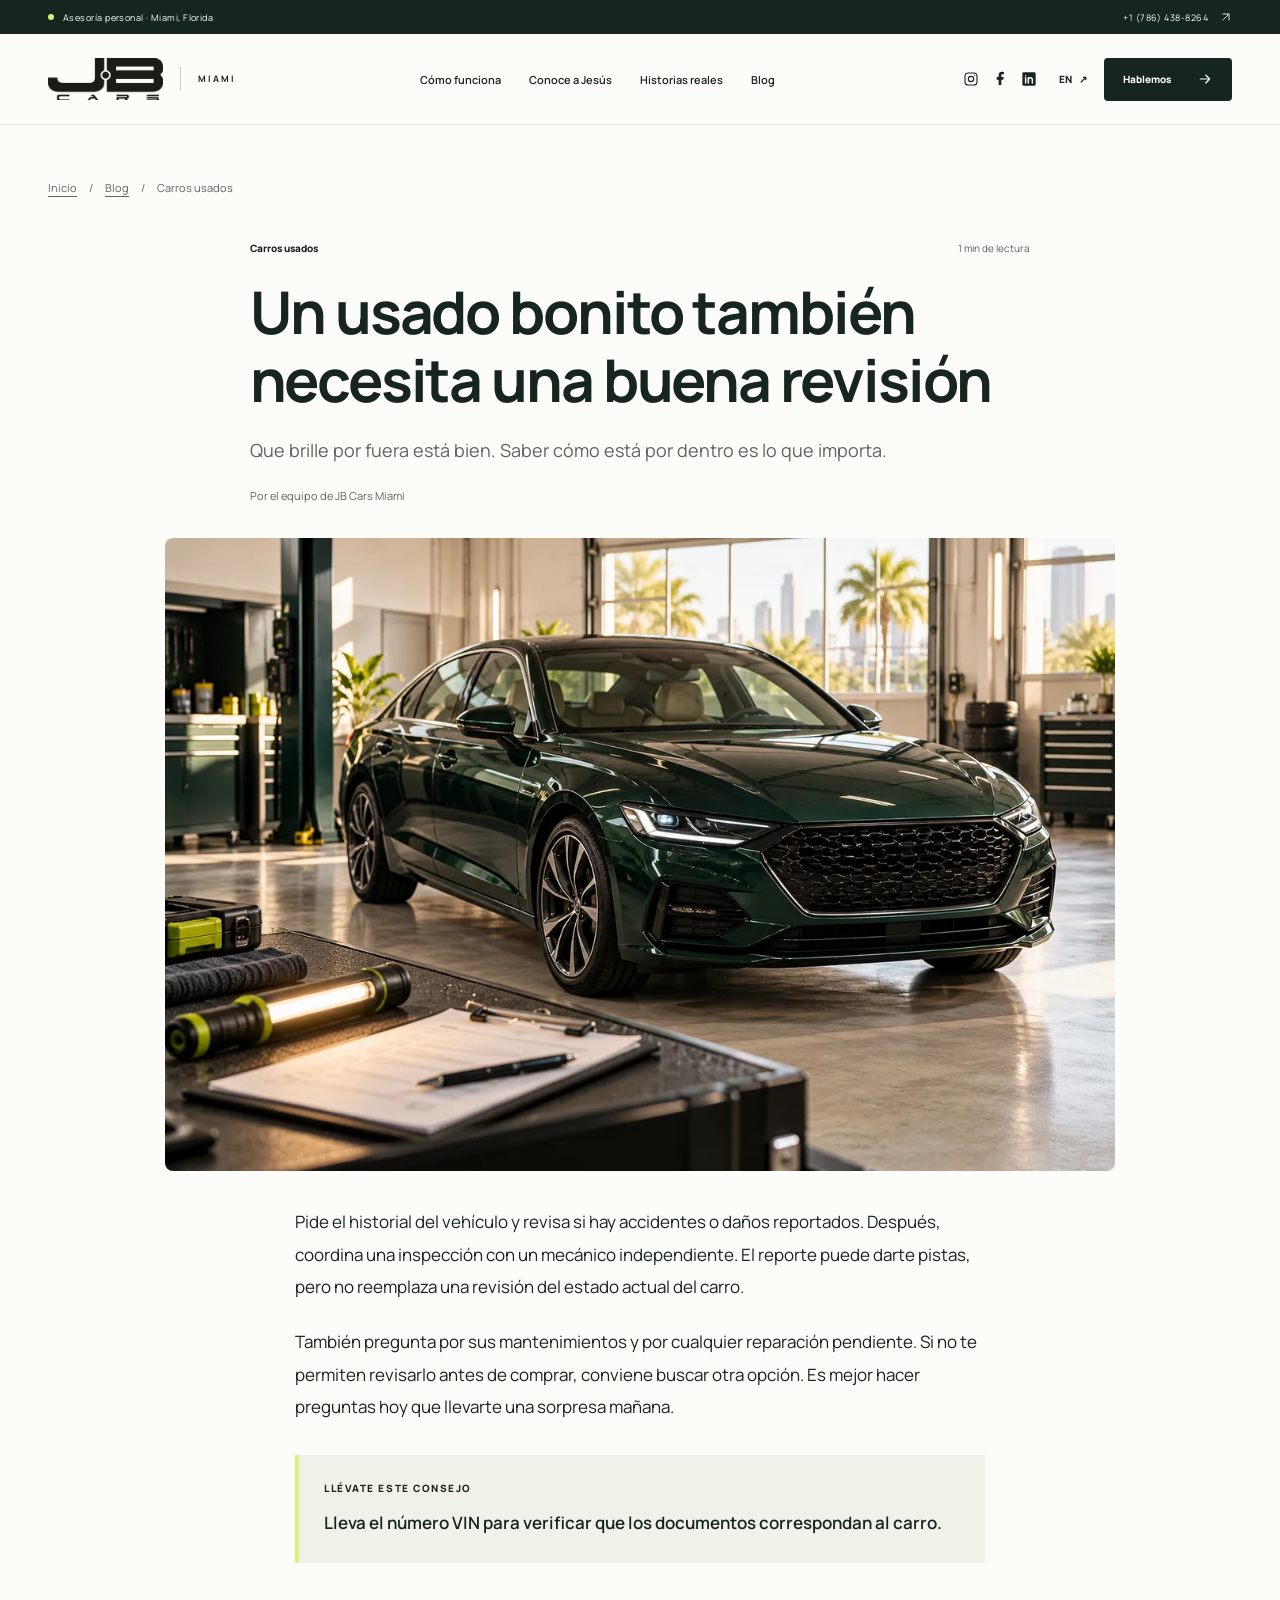
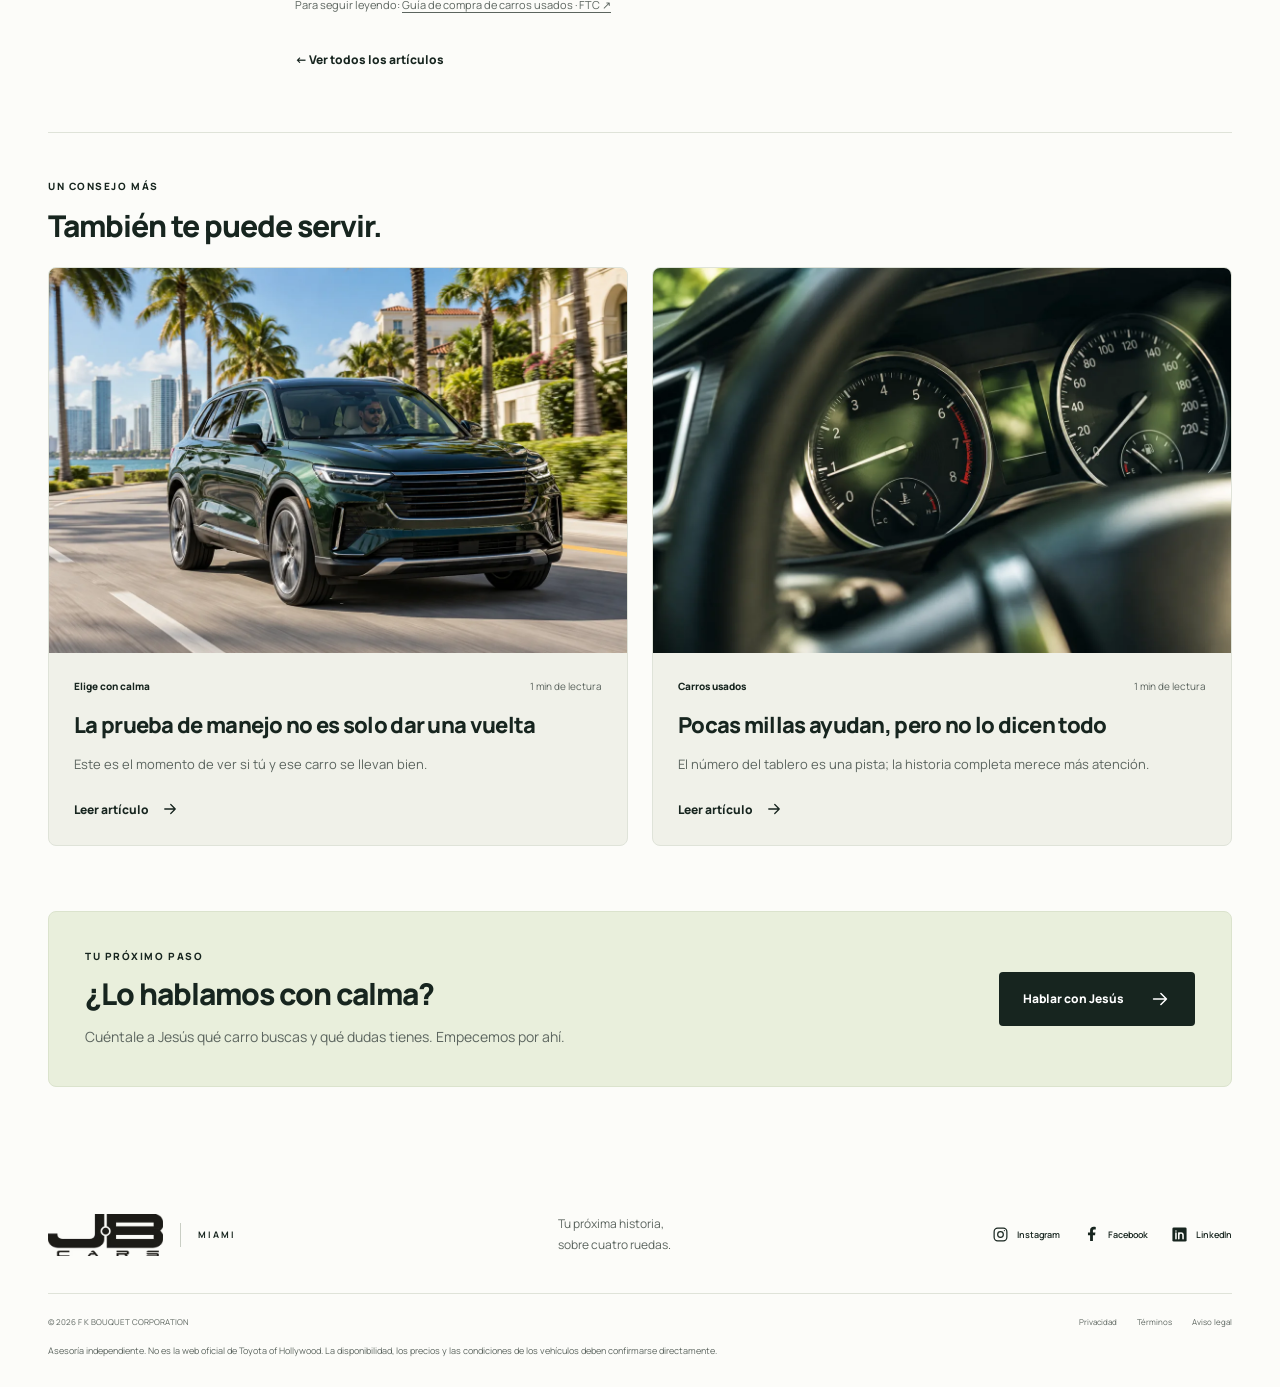
<file: docs/blog/carro-usado.html>
<!DOCTYPE html>

<html lang="es">
<head>
<meta charset="utf-8"/>
<meta content="width=device-width, initial-scale=1" name="viewport"/>
<meta content="#17251f" name="theme-color"/>
<title>Un usado bonito también necesita una buena revisión | JB Cars Miami</title>
<meta content="Que brille por fuera está bien. Saber cómo está por dentro es lo que importa." name="description"/>
<link href="https://jbcarsadvisor-svg.github.io/jbcars-miami-web/blog/carro-usado.html" rel="canonical"/>
<meta content="article" property="og:type"/>
<meta content="es_US" property="og:locale"/>

<meta content="Un usado bonito también necesita una buena revisión" property="og:title"/>
<meta content="Que brille por fuera está bien. Saber cómo está por dentro es lo que importa." property="og:description"/>
<meta content="https://jbcarsadvisor-svg.github.io/jbcars-miami-web/blog/carro-usado.html" property="og:url"/>
<meta content="https://jbcarsadvisor-svg.github.io/jbcars-miami-web/assets/blog/carro-usado.webp?v=20261009-2" property="og:image"/>
<meta content="summary_large_image" name="twitter:card"/>
<link href="../favicon.svg" rel="icon" type="image/svg+xml"/>
<link as="font" crossorigin="" href="../assets/manrope-800.woff2" rel="preload" type="font/woff2"/>
<link href="../styles.css?v=20261009-4" rel="stylesheet"/>

<script type="application/ld+json">{"@context": "https://schema.org", "@graph": [{"@context": "https://schema.org", "@type": "Organization", "name": "JB Cars Miami", "legalName": "F K BOUQUET CORPORATION", "url": "https://jbcarsadvisor-svg.github.io/jbcars-miami-web/", "logo": "https://jbcarsadvisor-svg.github.io/jbcars-miami-web/assets/logo.png", "telephone": "+1-786-438-8264", "email": "jbcarsadvisor@gmail.com", "sameAs": ["https://www.instagram.com/jbcarsmiami/", "https://www.facebook.com/jbcarsmiami/", "https://www.jbcarsmiami.com/", "https://www.linkedin.com/in/jesus-bouquet-meinhardt-769883a0"], "@id": "https://jbcarsadvisor-svg.github.io/jbcars-miami-web/#organization"}, {"@type": "Person", "@id": "https://jbcarsadvisor-svg.github.io/jbcars-miami-web/#jesus", "name": "Jesús F. Bouquet Meinhardt", "worksFor": {"@id": "https://jbcarsadvisor-svg.github.io/jbcars-miami-web/#organization"}, "url": "https://jbcarsadvisor-svg.github.io/jbcars-miami-web/#jesus"}, {"@type": "WebSite", "@id": "https://jbcarsadvisor-svg.github.io/jbcars-miami-web/#website", "url": "https://jbcarsadvisor-svg.github.io/jbcars-miami-web/", "name": "JB Cars Miami", "publisher": {"@id": "https://jbcarsadvisor-svg.github.io/jbcars-miami-web/#organization"}, "inLanguage": ["es", "en"]}, {"@type": "BlogPosting", "@id": "https://jbcarsadvisor-svg.github.io/jbcars-miami-web/blog/carro-usado.html#blog", "url": "https://jbcarsadvisor-svg.github.io/jbcars-miami-web/blog/carro-usado.html", "name": "Un usado bonito también necesita una buena revisión", "description": "Que brille por fuera está bien. Saber cómo está por dentro es lo que importa.", "inLanguage": "es", "publisher": {"@id": "https://jbcarsadvisor-svg.github.io/jbcars-miami-web/#organization"}, "isPartOf": {"@id": "https://jbcarsadvisor-svg.github.io/jbcars-miami-web/blog/#blog"}, "headline": "Un usado bonito también necesita una buena revisión", "image": "https://jbcarsadvisor-svg.github.io/jbcars-miami-web/assets/blog/carro-usado.webp?v=20261009-2", "author": {"@id": "https://jbcarsadvisor-svg.github.io/jbcars-miami-web/#organization"}, "datePublished": "2026-09-04", "dateModified": "2026-10-10", "mainEntityOfPage": "https://jbcarsadvisor-svg.github.io/jbcars-miami-web/blog/carro-usado.html", "articleBody": "Que brille por fuera está bien. Saber cómo está por dentro es lo que importa.\n\nPide el historial del vehículo y revisa si hay accidentes o daños reportados. Después, coordina una inspección con un mecánico independiente. El reporte puede darte pistas, pero no reemplaza una revisión del estado actual del carro.\n\nTambién pregunta por sus mantenimientos y por cualquier reparación pendiente. Si no te permiten revisarlo antes de comprar, conviene buscar otra opción. Es mejor hacer preguntas hoy que llevarte una sorpresa mañana.\n\nLleva el número VIN para verificar que los documentos correspondan al carro."}, {"@type": "BreadcrumbList", "itemListElement": [{"@type": "ListItem", "position": 1, "name": "Inicio", "item": "https://jbcarsadvisor-svg.github.io/jbcars-miami-web/"}, {"@type": "ListItem", "position": 2, "name": "Blog", "item": "https://jbcarsadvisor-svg.github.io/jbcars-miami-web/blog/"}, {"@type": "ListItem", "position": 3, "name": "Un usado bonito también necesita una buena revisión", "item": "https://jbcarsadvisor-svg.github.io/jbcars-miami-web/blog/carro-usado.html"}]}]}</script>
<meta content="Sedán verde en un taller limpio preparado para una inspección" property="og:image:alt"/><meta content="JB Cars Miami" property="og:site_name"/><meta content="2026-09-04" property="article:published_time"/><meta content="2026-10-10" property="article:modified_time"/><link href="../blog.css?v=20261009-1" rel="stylesheet"/><script defer="" src="../blog.js?v=20261009-1"></script></head>
<body class="blog-page">
<svg aria-hidden="true" class="icon-library" xmlns="http://www.w3.org/2000/svg"><symbol id="arrow" viewbox="0 0 24 24"><path d="M5 12h14M13 6l6 6-6 6"></path></symbol><symbol id="diagonal" viewbox="0 0 24 24"><path d="M6 18 18 6M6 6h12v12"></path></symbol><symbol id="check" viewbox="0 0 24 24"><path d="m5 12 4 4L19 6"></path></symbol><symbol id="phone" viewbox="0 0 24 24"><path d="m7 3-3 2c-2 7 8 17 15 15l2-3-5-4-2 2-5-5 2-2-4-5Z"></path></symbol><symbol id="chat" viewbox="0 0 24 24"><path d="M21 11a9 9 0 0 1-13 8l-5 2 2-5A9 9 0 1 1 21 11Z"></path><path d="M8 10h8M8 14h5"></path></symbol><symbol id="car" viewbox="0 0 24 24"><path d="m3 10 3-6h12l3 6v9h-3v-3H6v3H3v-9Zm0 0h18M6 13h2m8 0h2"></path></symbol><symbol id="pin" viewbox="0 0 24 24"><path d="M19 9c0 6-7 12-7 12S5 15 5 9a7 7 0 1 1 14 0Z"></path><circle cx="12" cy="9" r="2"></circle></symbol><symbol id="instagram" viewbox="0 0 24 24"><rect height="18" rx="5" width="18" x="3" y="3"></rect><circle cx="12" cy="12" r="4"></circle><circle cx="17.5" cy="6.5" fill="currentColor" r=".9" stroke="none"></circle></symbol><symbol id="facebook" viewbox="0 0 24 24"><path d="M14 21v-8h3l.5-4H14V7c0-1.2.4-2 2-2h2V1.4c-.8-.2-2-.4-3-.4-3 0-5 1.8-5 5v3H7v4h3v8Z" fill="currentColor" stroke="none"></path></symbol><symbol id="linkedin" viewbox="0 0 24 24"><rect fill="currentColor" height="20" rx="2" stroke="none" width="20" x="2" y="2"></rect><path d="M7 10v8m0-11v.1M11 18v-8m0 3c0-4 6-4 6 0v5" fill="none" stroke="var(--paper)" stroke-width="2.2"></path></symbol><symbol id="whatsapp" viewbox="0 0 24 24"><path d="M21 11.5a9 9 0 0 1-13 8L3 21l1.5-5A9 9 0 1 1 21 11.5Z"></path><path d="M8 7c0 5 4 8 8 8l1-2-3-1-1 1-3-3 1-1-1-2Z" fill="currentColor" stroke-width=".8"></path></symbol></svg>
<a class="skip-link" data-i18n="skip" href="#main">Ir al contenido</a>
<div class="topline"><div class="container"><span><span class="live-dot"></span><span data-i18n="top">Asesoría personal · Miami, Florida</span></span><a href="tel:+17864388264">+1 (786) 438-8264 <svg class="icon"><use href="#diagonal"></use></svg></a></div></div>
<header class="header" id="header">
<div class="container header-inner">
<a aria-label="JB Cars Miami — Inicio" class="brand" href="../#inicio"><img alt="JB Cars Miami" height="54" src="../assets/logo.webp" width="147"/><span class="brand-divider"></span><span class="brand-city">MIAMI</span></a>
<nav aria-label="Navegación principal" class="desktop-nav"><a data-i18n="navProcess" href="../#como-funciona">Cómo funciona</a><a data-i18n="navJesus" href="../#jesus">Conoce a Jesús</a><a data-i18n="navStories" href="../#historias">Historias reales</a><a data-i18n="navBlog" href="./">Blog</a></nav>
<div class="header-actions"><div class="header-social"><a aria-label="Instagram — JB Cars Miami" href="https://www.instagram.com/jbcarsmiami/" rel="noopener noreferrer" target="_blank"><svg aria-hidden="true" class="icon social-icon"><use href="#instagram"></use></svg></a><a aria-label="Facebook — JB Cars Miami" href="https://www.facebook.com/jbcarsmiami/" rel="noopener noreferrer" target="_blank"><svg aria-hidden="true" class="icon social-icon"><use href="#facebook"></use></svg></a><a aria-label="LinkedIn — JB Cars Miami" href="https://www.linkedin.com/in/jesus-bouquet-meinhardt-769883a0" rel="noopener noreferrer" target="_blank"><svg aria-hidden="true" class="icon social-icon"><use href="#linkedin"></use></svg></a></div><a aria-label="EN — Read this website in English" class="language-switch" href="../en/" hreflang="en" id="language-switch" lang="en">EN <span aria-hidden="true">↗</span></a><a class="button button-dark header-cta" href="../#contacto"><span data-i18n="talk">Hablemos</span><svg class="icon"><use href="#arrow"></use></svg></a><button aria-controls="mobile-nav" aria-expanded="false" aria-label="Abrir menú" class="menu-toggle" id="menu-toggle" type="button"><span></span><span></span></button></div>
</div>
<nav aria-label="Navegación móvil" class="mobile-nav" hidden="" id="mobile-nav"><a data-i18n="navProcess" href="../#como-funciona">Cómo funciona</a><a data-i18n="navJesus" href="../#jesus">Conoce a Jesús</a><a data-i18n="navStories" href="../#historias">Historias reales</a><a data-i18n="navBlog" href="./">Blog</a><a data-i18n="talk" href="../#contacto">Hablemos</a></nav>
</header>
<main id="main"><div class="container blog-container"><nav aria-label="Ruta de navegación" class="blog-breadcrumb"><a href="../">Inicio</a><span aria-hidden="true">/</span><a href="./">Blog</a><span aria-hidden="true">/</span><span>Carros usados</span></nav>
<article class="blog-article"><header class="blog-article-heading"><div class="blog-meta"><span>Carros usados</span><span>1 min de lectura</span></div><h1>Un usado bonito también necesita una buena revisión</h1><p class="blog-lead">Que brille por fuera está bien. Saber cómo está por dentro es lo que importa.</p><span class="blog-byline">Por el equipo de JB Cars Miami</span></header>
<figure class="blog-cover"><img alt="Sedán verde en un taller limpio preparado para una inspección" fetchpriority="high" height="800" loading="eager" src="../assets/blog/carro-usado.webp?v=20261009-2" width="1200"/></figure><div class="blog-body"><p>Pide el historial del vehículo y revisa si hay accidentes o daños reportados. Después, coordina una inspección con un mecánico independiente. El reporte puede darte pistas, pero no reemplaza una revisión del estado actual del carro.</p><p>También pregunta por sus mantenimientos y por cualquier reparación pendiente. Si no te permiten revisarlo antes de comprar, conviene buscar otra opción. Es mejor hacer preguntas hoy que llevarte una sorpresa mañana.</p><aside class="blog-tip"><span class="eyebrow">LLÉVATE ESTE CONSEJO</span><p>Lleva el número VIN para verificar que los documentos correspondan al carro.</p></aside><div class="blog-sources">Para seguir leyendo: <a href="https://consumidor.ftc.gov/articulos/como-comprar-un-carro-usado-un-concesionario" rel="noopener noreferrer" target="_blank">Guía de compra de carros usados · FTC ↗</a></div><a class="text-link blog-back" href="./">← Ver todos los artículos</a></div></article>
<section aria-labelledby="related-title" class="blog-related"><div class="eyebrow">UN CONSEJO MÁS</div><h2 id="related-title">También te puede servir.</h2><div class="blog-grid"><article class="blog-card">
<a aria-hidden="true" class="blog-card-image" href="prueba-manejo.html" tabindex="-1"><img alt="Crossover verde circulando por una calle con palmeras en Miami" height="800" loading="lazy" src="../assets/blog/prueba-manejo.webp?v=20261009-2" width="1200"/></a>
<div class="blog-card-copy"><div class="blog-meta"><span>Elige con calma</span><span>1 min de lectura</span></div>
<h2><a href="prueba-manejo.html">La prueba de manejo no es solo dar una vuelta</a></h2><p>Este es el momento de ver si tú y ese carro se llevan bien.</p>
<a aria-label="Leer: La prueba de manejo no es solo dar una vuelta" class="text-link blog-read" href="prueba-manejo.html">Leer artículo <svg aria-hidden="true" class="icon"><use href="#arrow"></use></svg></a></div></article><article class="blog-card">
<a aria-hidden="true" class="blog-card-image" href="millas.html" tabindex="-1"><img alt="Primer plano del odómetro y los indicadores de un carro" height="800" loading="lazy" src="../assets/blog/millas.webp?v=20261009-2" width="1200"/></a>
<div class="blog-card-copy"><div class="blog-meta"><span>Carros usados</span><span>1 min de lectura</span></div>
<h2><a href="millas.html">Pocas millas ayudan, pero no lo dicen todo</a></h2><p>El número del tablero es una pista; la historia completa merece más atención.</p>
<a aria-label="Leer: Pocas millas ayudan, pero no lo dicen todo" class="text-link blog-read" href="millas.html">Leer artículo <svg aria-hidden="true" class="icon"><use href="#arrow"></use></svg></a></div></article></div></section><aside class="blog-cta"><div><span class="eyebrow">TU PRÓXIMO PASO</span><h2>¿Lo hablamos con calma?</h2><p>Cuéntale a Jesús qué carro buscas y qué dudas tienes. Empecemos por ahí.</p></div><a class="button button-dark" href="../#contacto">Hablar con Jesús <svg aria-hidden="true" class="icon"><use href="#arrow"></use></svg></a></aside></div></main>
<footer class="footer"><div class="container"><div class="footer-main"><a aria-label="JB Cars Miami — Inicio" class="brand" href="../#inicio"><img alt="JB Cars Miami" height="54" src="../assets/logo.webp" width="147"/><span class="brand-divider"></span><span class="brand-city">MIAMI</span></a><p data-i18n="footerDesc">Tu próxima historia,<br/>sobre cuatro ruedas.</p><div class="footer-social"><a href="https://www.instagram.com/jbcarsmiami/" rel="noopener noreferrer" target="_blank"><svg aria-hidden="true" class="icon social-icon"><use href="#instagram"></use></svg><span>Instagram</span></a><a href="https://www.facebook.com/jbcarsmiami/" rel="noopener noreferrer" target="_blank"><svg aria-hidden="true" class="icon social-icon"><use href="#facebook"></use></svg><span>Facebook</span></a><a href="https://www.linkedin.com/in/jesus-bouquet-meinhardt-769883a0" rel="noopener noreferrer" target="_blank"><svg aria-hidden="true" class="icon social-icon"><use href="#linkedin"></use></svg><span>LinkedIn</span></a></div></div><div class="footer-bottom"><span>© <span id="year">2026</span> F K BOUQUET CORPORATION</span><div><a data-i18n="privacy" href="https://www.jbcarsmiami.com/blank" rel="noopener noreferrer" target="_blank">Privacidad</a><a data-i18n="terms" href="https://www.jbcarsmiami.com/blank-1" rel="noopener noreferrer" target="_blank">Términos</a><a data-i18n="disclaimer" href="https://www.jbcarsmiami.com/blank-2" rel="noopener noreferrer" target="_blank">Aviso legal</a></div></div><p class="footer-disclaimer" data-i18n="independent">Asesoría independiente. No es la web oficial de Toyota of Hollywood. La disponibilidad, los precios y las condiciones de los vehículos deben confirmarse directamente.</p></div></footer>
<div class="mobile-contact"><a href="tel:+17864388264"><svg class="icon"><use href="#phone"></use></svg><span data-i18n="call">Llamar</span></a><a href="../#contacto"><span data-i18n="find">Encontrar mi carro</span><svg class="icon"><use href="#arrow"></use></svg></a></div>
<div aria-live="polite" class="sr-only" id="status" role="status"></div>
</body>
</html>
</file>
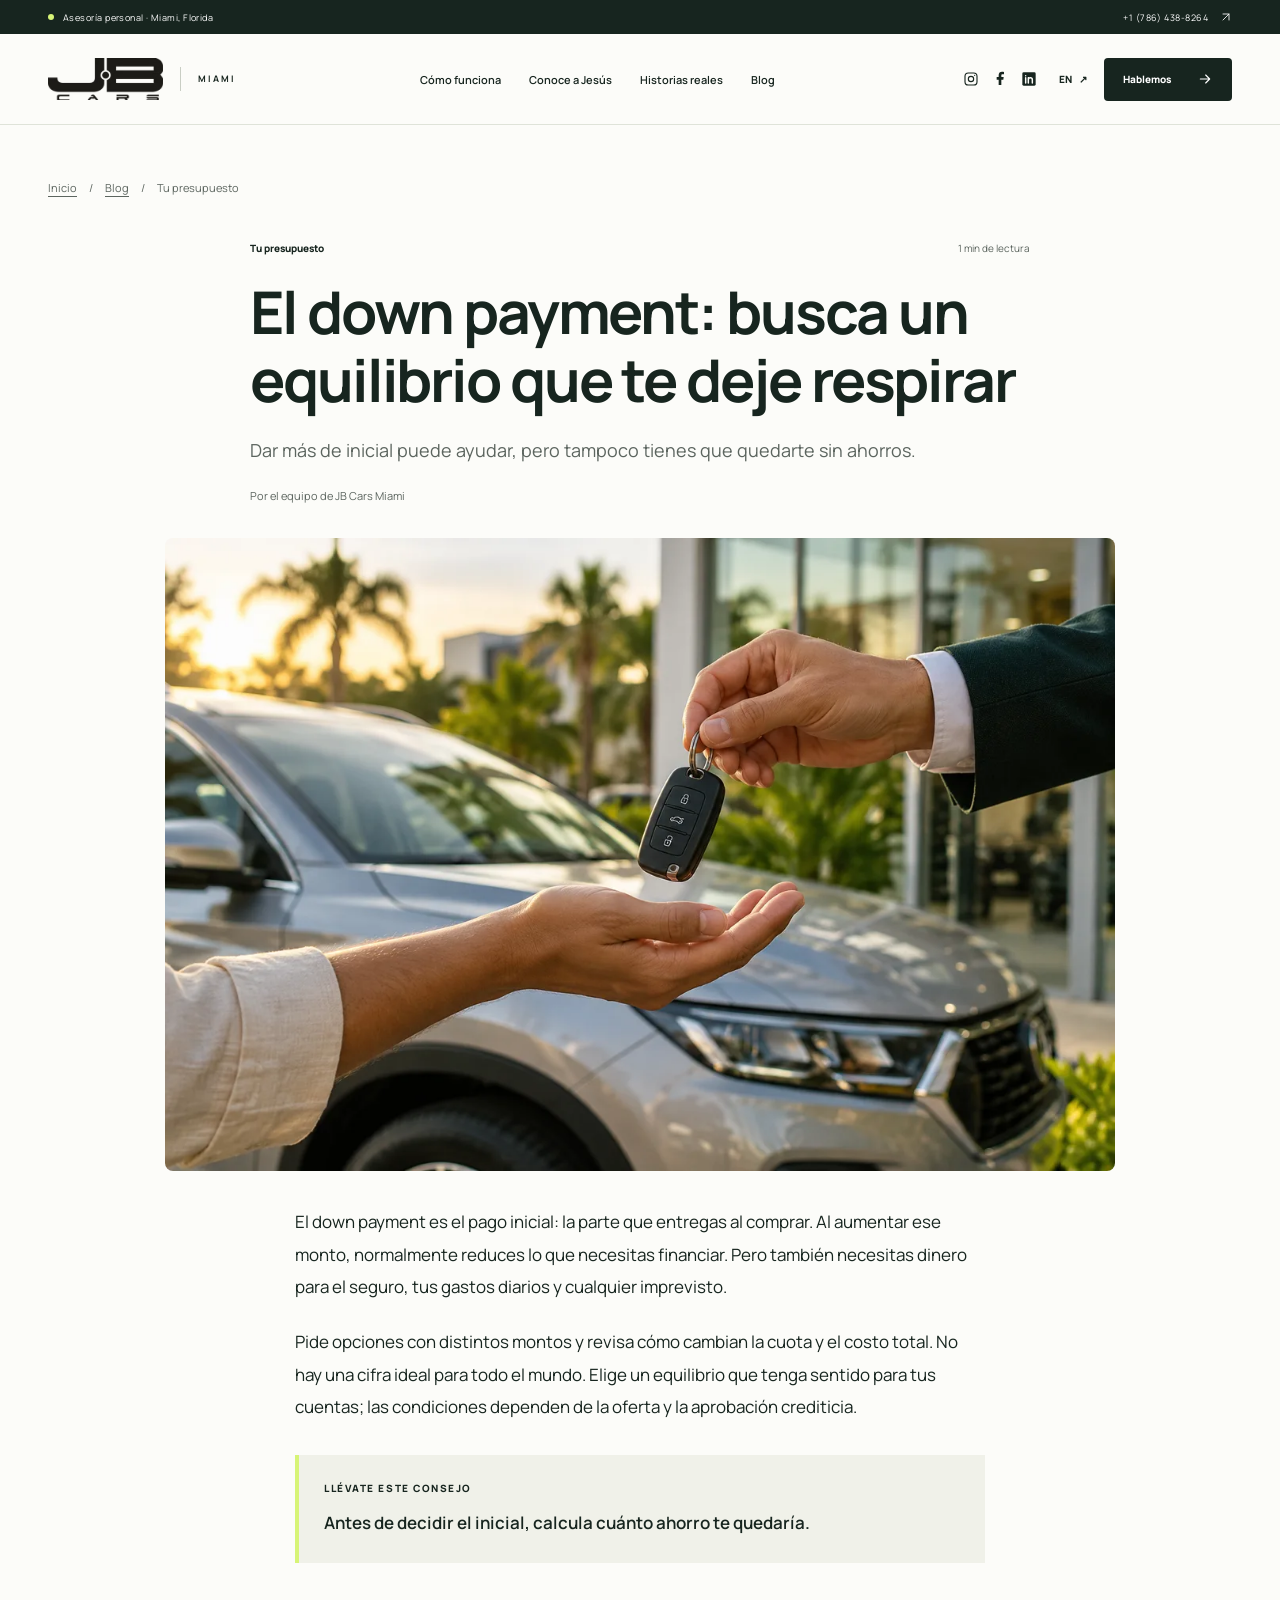
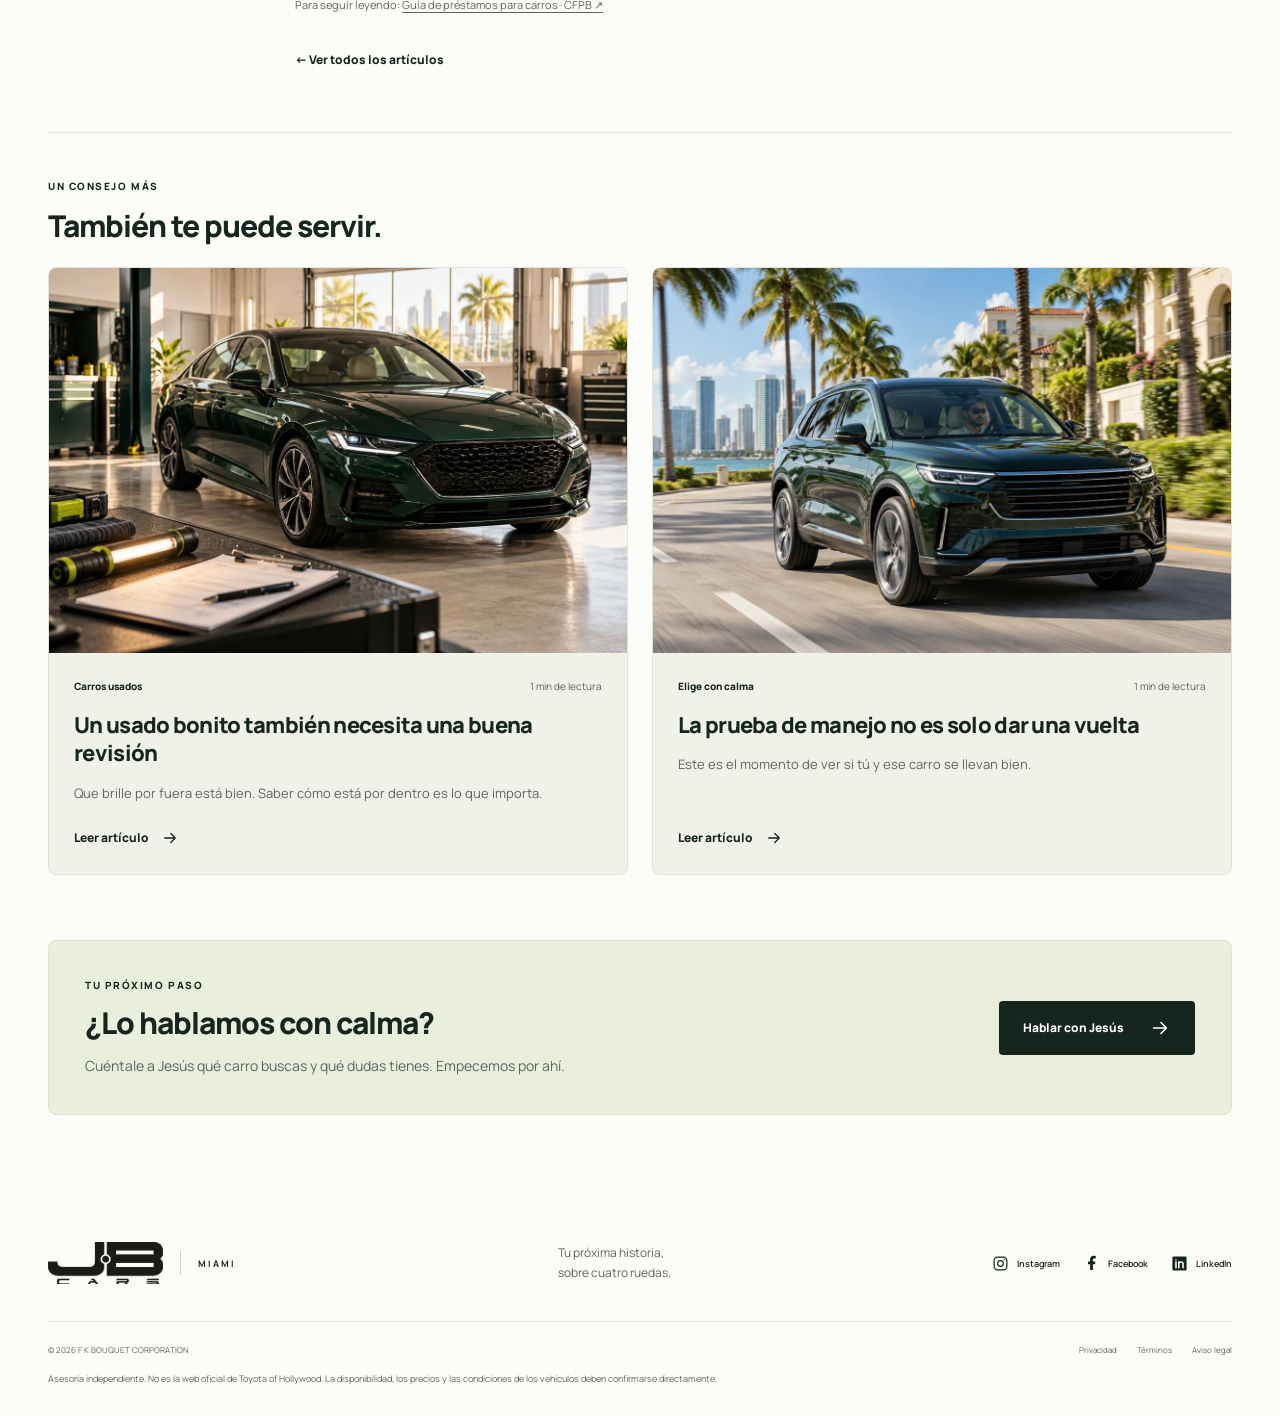
<file: docs/blog/down-payment.html>
<!DOCTYPE html>

<html lang="es">
<head>
<meta charset="utf-8"/>
<meta content="width=device-width, initial-scale=1" name="viewport"/>
<meta content="#17251f" name="theme-color"/>
<title>El down payment: busca un equilibrio que te deje respirar | JB Cars Miami</title>
<meta content="Dar más de inicial puede ayudar, pero tampoco tienes que quedarte sin ahorros." name="description"/>
<link href="https://jbcarsadvisor-svg.github.io/jbcars-miami-web/blog/down-payment.html" rel="canonical"/>
<meta content="article" property="og:type"/>
<meta content="es_US" property="og:locale"/>

<meta content="El down payment: busca un equilibrio que te deje respirar" property="og:title"/>
<meta content="Dar más de inicial puede ayudar, pero tampoco tienes que quedarte sin ahorros." property="og:description"/>
<meta content="https://jbcarsadvisor-svg.github.io/jbcars-miami-web/blog/down-payment.html" property="og:url"/>
<meta content="https://jbcarsadvisor-svg.github.io/jbcars-miami-web/assets/blog/down-payment.webp?v=20261009-2" property="og:image"/>
<meta content="summary_large_image" name="twitter:card"/>
<link href="../favicon.svg" rel="icon" type="image/svg+xml"/>
<link as="font" crossorigin="" href="../assets/manrope-800.woff2" rel="preload" type="font/woff2"/>
<link href="../styles.css?v=20261009-4" rel="stylesheet"/>

<script type="application/ld+json">{"@context": "https://schema.org", "@graph": [{"@context": "https://schema.org", "@type": "Organization", "name": "JB Cars Miami", "legalName": "F K BOUQUET CORPORATION", "url": "https://jbcarsadvisor-svg.github.io/jbcars-miami-web/", "logo": "https://jbcarsadvisor-svg.github.io/jbcars-miami-web/assets/logo.png", "telephone": "+1-786-438-8264", "email": "jbcarsadvisor@gmail.com", "sameAs": ["https://www.instagram.com/jbcarsmiami/", "https://www.facebook.com/jbcarsmiami/", "https://www.jbcarsmiami.com/", "https://www.linkedin.com/in/jesus-bouquet-meinhardt-769883a0"], "@id": "https://jbcarsadvisor-svg.github.io/jbcars-miami-web/#organization"}, {"@type": "Person", "@id": "https://jbcarsadvisor-svg.github.io/jbcars-miami-web/#jesus", "name": "Jesús F. Bouquet Meinhardt", "worksFor": {"@id": "https://jbcarsadvisor-svg.github.io/jbcars-miami-web/#organization"}, "url": "https://jbcarsadvisor-svg.github.io/jbcars-miami-web/#jesus"}, {"@type": "WebSite", "@id": "https://jbcarsadvisor-svg.github.io/jbcars-miami-web/#website", "url": "https://jbcarsadvisor-svg.github.io/jbcars-miami-web/", "name": "JB Cars Miami", "publisher": {"@id": "https://jbcarsadvisor-svg.github.io/jbcars-miami-web/#organization"}, "inLanguage": ["es", "en"]}, {"@type": "BlogPosting", "@id": "https://jbcarsadvisor-svg.github.io/jbcars-miami-web/blog/down-payment.html#blog", "url": "https://jbcarsadvisor-svg.github.io/jbcars-miami-web/blog/down-payment.html", "name": "El down payment: busca un equilibrio que te deje respirar", "description": "Dar más de inicial puede ayudar, pero tampoco tienes que quedarte sin ahorros.", "inLanguage": "es", "publisher": {"@id": "https://jbcarsadvisor-svg.github.io/jbcars-miami-web/#organization"}, "isPartOf": {"@id": "https://jbcarsadvisor-svg.github.io/jbcars-miami-web/blog/#blog"}, "headline": "El down payment: busca un equilibrio que te deje respirar", "image": "https://jbcarsadvisor-svg.github.io/jbcars-miami-web/assets/blog/down-payment.webp?v=20261009-2", "author": {"@id": "https://jbcarsadvisor-svg.github.io/jbcars-miami-web/#organization"}, "datePublished": "2026-08-28", "dateModified": "2026-10-10", "mainEntityOfPage": "https://jbcarsadvisor-svg.github.io/jbcars-miami-web/blog/down-payment.html", "articleBody": "Dar más de inicial puede ayudar, pero tampoco tienes que quedarte sin ahorros.\n\nEl down payment es el pago inicial: la parte que entregas al comprar. Al aumentar ese monto, normalmente reduces lo que necesitas financiar. Pero también necesitas dinero para el seguro, tus gastos diarios y cualquier imprevisto.\n\nPide opciones con distintos montos y revisa cómo cambian la cuota y el costo total. No hay una cifra ideal para todo el mundo. Elige un equilibrio que tenga sentido para tus cuentas; las condiciones dependen de la oferta y la aprobación crediticia.\n\nAntes de decidir el inicial, calcula cuánto ahorro te quedaría."}, {"@type": "BreadcrumbList", "itemListElement": [{"@type": "ListItem", "position": 1, "name": "Inicio", "item": "https://jbcarsadvisor-svg.github.io/jbcars-miami-web/"}, {"@type": "ListItem", "position": 2, "name": "Blog", "item": "https://jbcarsadvisor-svg.github.io/jbcars-miami-web/blog/"}, {"@type": "ListItem", "position": 3, "name": "El down payment: busca un equilibrio que te deje respirar", "item": "https://jbcarsadvisor-svg.github.io/jbcars-miami-web/blog/down-payment.html"}]}]}</script>
<meta content="Detalle de la entrega de una llave de carro al comprador" property="og:image:alt"/><meta content="JB Cars Miami" property="og:site_name"/><meta content="2026-08-28" property="article:published_time"/><meta content="2026-10-10" property="article:modified_time"/><link href="../blog.css?v=20261009-1" rel="stylesheet"/><script defer="" src="../blog.js?v=20261009-1"></script></head>
<body class="blog-page">
<svg aria-hidden="true" class="icon-library" xmlns="http://www.w3.org/2000/svg"><symbol id="arrow" viewbox="0 0 24 24"><path d="M5 12h14M13 6l6 6-6 6"></path></symbol><symbol id="diagonal" viewbox="0 0 24 24"><path d="M6 18 18 6M6 6h12v12"></path></symbol><symbol id="check" viewbox="0 0 24 24"><path d="m5 12 4 4L19 6"></path></symbol><symbol id="phone" viewbox="0 0 24 24"><path d="m7 3-3 2c-2 7 8 17 15 15l2-3-5-4-2 2-5-5 2-2-4-5Z"></path></symbol><symbol id="chat" viewbox="0 0 24 24"><path d="M21 11a9 9 0 0 1-13 8l-5 2 2-5A9 9 0 1 1 21 11Z"></path><path d="M8 10h8M8 14h5"></path></symbol><symbol id="car" viewbox="0 0 24 24"><path d="m3 10 3-6h12l3 6v9h-3v-3H6v3H3v-9Zm0 0h18M6 13h2m8 0h2"></path></symbol><symbol id="pin" viewbox="0 0 24 24"><path d="M19 9c0 6-7 12-7 12S5 15 5 9a7 7 0 1 1 14 0Z"></path><circle cx="12" cy="9" r="2"></circle></symbol><symbol id="instagram" viewbox="0 0 24 24"><rect height="18" rx="5" width="18" x="3" y="3"></rect><circle cx="12" cy="12" r="4"></circle><circle cx="17.5" cy="6.5" fill="currentColor" r=".9" stroke="none"></circle></symbol><symbol id="facebook" viewbox="0 0 24 24"><path d="M14 21v-8h3l.5-4H14V7c0-1.2.4-2 2-2h2V1.4c-.8-.2-2-.4-3-.4-3 0-5 1.8-5 5v3H7v4h3v8Z" fill="currentColor" stroke="none"></path></symbol><symbol id="linkedin" viewbox="0 0 24 24"><rect fill="currentColor" height="20" rx="2" stroke="none" width="20" x="2" y="2"></rect><path d="M7 10v8m0-11v.1M11 18v-8m0 3c0-4 6-4 6 0v5" fill="none" stroke="var(--paper)" stroke-width="2.2"></path></symbol><symbol id="whatsapp" viewbox="0 0 24 24"><path d="M21 11.5a9 9 0 0 1-13 8L3 21l1.5-5A9 9 0 1 1 21 11.5Z"></path><path d="M8 7c0 5 4 8 8 8l1-2-3-1-1 1-3-3 1-1-1-2Z" fill="currentColor" stroke-width=".8"></path></symbol></svg>
<a class="skip-link" data-i18n="skip" href="#main">Ir al contenido</a>
<div class="topline"><div class="container"><span><span class="live-dot"></span><span data-i18n="top">Asesoría personal · Miami, Florida</span></span><a href="tel:+17864388264">+1 (786) 438-8264 <svg class="icon"><use href="#diagonal"></use></svg></a></div></div>
<header class="header" id="header">
<div class="container header-inner">
<a aria-label="JB Cars Miami — Inicio" class="brand" href="../#inicio"><img alt="JB Cars Miami" height="54" src="../assets/logo.webp" width="147"/><span class="brand-divider"></span><span class="brand-city">MIAMI</span></a>
<nav aria-label="Navegación principal" class="desktop-nav"><a data-i18n="navProcess" href="../#como-funciona">Cómo funciona</a><a data-i18n="navJesus" href="../#jesus">Conoce a Jesús</a><a data-i18n="navStories" href="../#historias">Historias reales</a><a data-i18n="navBlog" href="./">Blog</a></nav>
<div class="header-actions"><div class="header-social"><a aria-label="Instagram — JB Cars Miami" href="https://www.instagram.com/jbcarsmiami/" rel="noopener noreferrer" target="_blank"><svg aria-hidden="true" class="icon social-icon"><use href="#instagram"></use></svg></a><a aria-label="Facebook — JB Cars Miami" href="https://www.facebook.com/jbcarsmiami/" rel="noopener noreferrer" target="_blank"><svg aria-hidden="true" class="icon social-icon"><use href="#facebook"></use></svg></a><a aria-label="LinkedIn — JB Cars Miami" href="https://www.linkedin.com/in/jesus-bouquet-meinhardt-769883a0" rel="noopener noreferrer" target="_blank"><svg aria-hidden="true" class="icon social-icon"><use href="#linkedin"></use></svg></a></div><a aria-label="EN — Read this website in English" class="language-switch" href="../en/" hreflang="en" id="language-switch" lang="en">EN <span aria-hidden="true">↗</span></a><a class="button button-dark header-cta" href="../#contacto"><span data-i18n="talk">Hablemos</span><svg class="icon"><use href="#arrow"></use></svg></a><button aria-controls="mobile-nav" aria-expanded="false" aria-label="Abrir menú" class="menu-toggle" id="menu-toggle" type="button"><span></span><span></span></button></div>
</div>
<nav aria-label="Navegación móvil" class="mobile-nav" hidden="" id="mobile-nav"><a data-i18n="navProcess" href="../#como-funciona">Cómo funciona</a><a data-i18n="navJesus" href="../#jesus">Conoce a Jesús</a><a data-i18n="navStories" href="../#historias">Historias reales</a><a data-i18n="navBlog" href="./">Blog</a><a data-i18n="talk" href="../#contacto">Hablemos</a></nav>
</header>
<main id="main"><div class="container blog-container"><nav aria-label="Ruta de navegación" class="blog-breadcrumb"><a href="../">Inicio</a><span aria-hidden="true">/</span><a href="./">Blog</a><span aria-hidden="true">/</span><span>Tu presupuesto</span></nav>
<article class="blog-article"><header class="blog-article-heading"><div class="blog-meta"><span>Tu presupuesto</span><span>1 min de lectura</span></div><h1>El down payment: busca un equilibrio que te deje respirar</h1><p class="blog-lead">Dar más de inicial puede ayudar, pero tampoco tienes que quedarte sin ahorros.</p><span class="blog-byline">Por el equipo de JB Cars Miami</span></header>
<figure class="blog-cover"><img alt="Detalle de la entrega de una llave de carro al comprador" fetchpriority="high" height="800" loading="eager" src="../assets/blog/down-payment.webp?v=20261009-2" width="1200"/></figure><div class="blog-body"><p>El down payment es el pago inicial: la parte que entregas al comprar. Al aumentar ese monto, normalmente reduces lo que necesitas financiar. Pero también necesitas dinero para el seguro, tus gastos diarios y cualquier imprevisto.</p><p>Pide opciones con distintos montos y revisa cómo cambian la cuota y el costo total. No hay una cifra ideal para todo el mundo. Elige un equilibrio que tenga sentido para tus cuentas; las condiciones dependen de la oferta y la aprobación crediticia.</p><aside class="blog-tip"><span class="eyebrow">LLÉVATE ESTE CONSEJO</span><p>Antes de decidir el inicial, calcula cuánto ahorro te quedaría.</p></aside><div class="blog-sources">Para seguir leyendo: <a href="https://www.consumerfinance.gov/consumer-tools/auto-loans/" rel="noopener noreferrer" target="_blank">Guía de préstamos para carros · CFPB ↗</a></div><a class="text-link blog-back" href="./">← Ver todos los artículos</a></div></article>
<section aria-labelledby="related-title" class="blog-related"><div class="eyebrow">UN CONSEJO MÁS</div><h2 id="related-title">También te puede servir.</h2><div class="blog-grid"><article class="blog-card">
<a aria-hidden="true" class="blog-card-image" href="carro-usado.html" tabindex="-1"><img alt="Sedán verde en un taller limpio preparado para una inspección" height="800" loading="lazy" src="../assets/blog/carro-usado.webp?v=20261009-2" width="1200"/></a>
<div class="blog-card-copy"><div class="blog-meta"><span>Carros usados</span><span>1 min de lectura</span></div>
<h2><a href="carro-usado.html">Un usado bonito también necesita una buena revisión</a></h2><p>Que brille por fuera está bien. Saber cómo está por dentro es lo que importa.</p>
<a aria-label="Leer: Un usado bonito también necesita una buena revisión" class="text-link blog-read" href="carro-usado.html">Leer artículo <svg aria-hidden="true" class="icon"><use href="#arrow"></use></svg></a></div></article><article class="blog-card">
<a aria-hidden="true" class="blog-card-image" href="prueba-manejo.html" tabindex="-1"><img alt="Crossover verde circulando por una calle con palmeras en Miami" height="800" loading="lazy" src="../assets/blog/prueba-manejo.webp?v=20261009-2" width="1200"/></a>
<div class="blog-card-copy"><div class="blog-meta"><span>Elige con calma</span><span>1 min de lectura</span></div>
<h2><a href="prueba-manejo.html">La prueba de manejo no es solo dar una vuelta</a></h2><p>Este es el momento de ver si tú y ese carro se llevan bien.</p>
<a aria-label="Leer: La prueba de manejo no es solo dar una vuelta" class="text-link blog-read" href="prueba-manejo.html">Leer artículo <svg aria-hidden="true" class="icon"><use href="#arrow"></use></svg></a></div></article></div></section><aside class="blog-cta"><div><span class="eyebrow">TU PRÓXIMO PASO</span><h2>¿Lo hablamos con calma?</h2><p>Cuéntale a Jesús qué carro buscas y qué dudas tienes. Empecemos por ahí.</p></div><a class="button button-dark" href="../#contacto">Hablar con Jesús <svg aria-hidden="true" class="icon"><use href="#arrow"></use></svg></a></aside></div></main>
<footer class="footer"><div class="container"><div class="footer-main"><a aria-label="JB Cars Miami — Inicio" class="brand" href="../#inicio"><img alt="JB Cars Miami" height="54" src="../assets/logo.webp" width="147"/><span class="brand-divider"></span><span class="brand-city">MIAMI</span></a><p data-i18n="footerDesc">Tu próxima historia,<br/>sobre cuatro ruedas.</p><div class="footer-social"><a href="https://www.instagram.com/jbcarsmiami/" rel="noopener noreferrer" target="_blank"><svg aria-hidden="true" class="icon social-icon"><use href="#instagram"></use></svg><span>Instagram</span></a><a href="https://www.facebook.com/jbcarsmiami/" rel="noopener noreferrer" target="_blank"><svg aria-hidden="true" class="icon social-icon"><use href="#facebook"></use></svg><span>Facebook</span></a><a href="https://www.linkedin.com/in/jesus-bouquet-meinhardt-769883a0" rel="noopener noreferrer" target="_blank"><svg aria-hidden="true" class="icon social-icon"><use href="#linkedin"></use></svg><span>LinkedIn</span></a></div></div><div class="footer-bottom"><span>© <span id="year">2026</span> F K BOUQUET CORPORATION</span><div><a data-i18n="privacy" href="https://www.jbcarsmiami.com/blank" rel="noopener noreferrer" target="_blank">Privacidad</a><a data-i18n="terms" href="https://www.jbcarsmiami.com/blank-1" rel="noopener noreferrer" target="_blank">Términos</a><a data-i18n="disclaimer" href="https://www.jbcarsmiami.com/blank-2" rel="noopener noreferrer" target="_blank">Aviso legal</a></div></div><p class="footer-disclaimer" data-i18n="independent">Asesoría independiente. No es la web oficial de Toyota of Hollywood. La disponibilidad, los precios y las condiciones de los vehículos deben confirmarse directamente.</p></div></footer>
<div class="mobile-contact"><a href="tel:+17864388264"><svg class="icon"><use href="#phone"></use></svg><span data-i18n="call">Llamar</span></a><a href="../#contacto"><span data-i18n="find">Encontrar mi carro</span><svg class="icon"><use href="#arrow"></use></svg></a></div>
<div aria-live="polite" class="sr-only" id="status" role="status"></div>
</body>
</html>
</file>
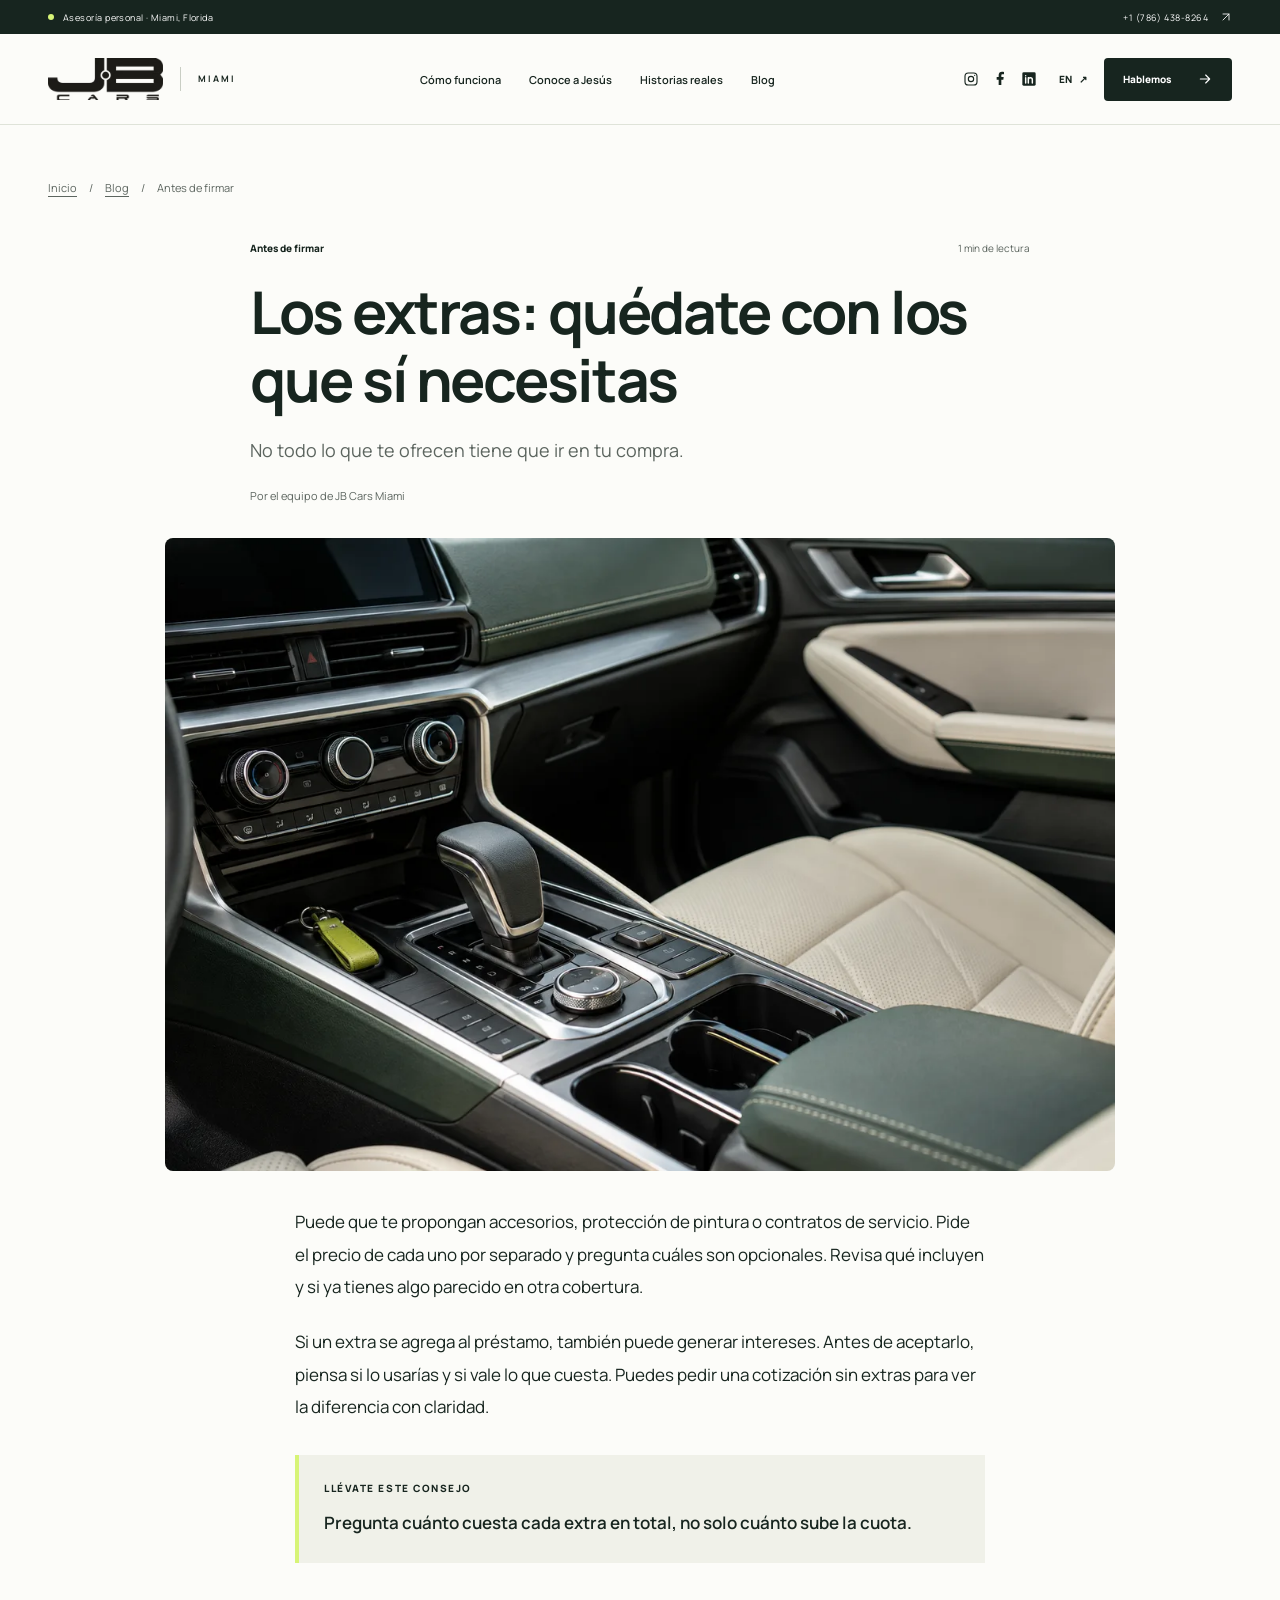
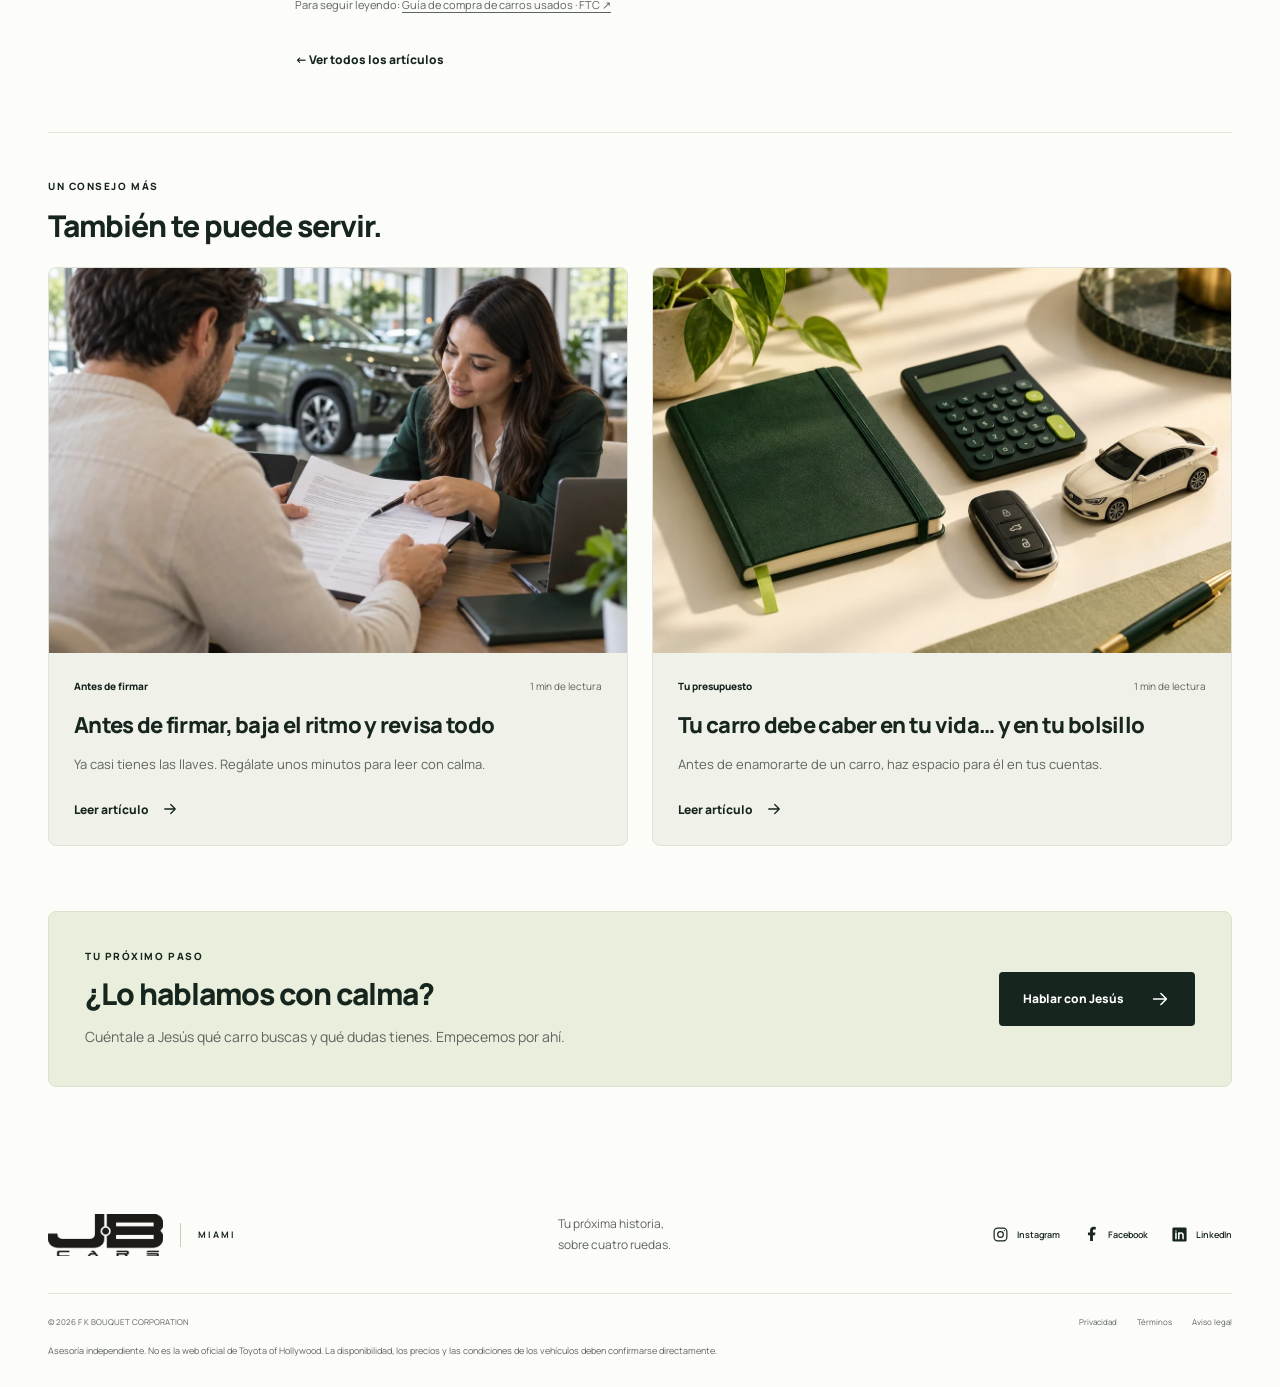
<file: docs/blog/extras.html>
<!DOCTYPE html>

<html lang="es">
<head>
<meta charset="utf-8"/>
<meta content="width=device-width, initial-scale=1" name="viewport"/>
<meta content="#17251f" name="theme-color"/>
<title>Los extras: quédate con los que sí necesitas | JB Cars Miami</title>
<meta content="No todo lo que te ofrecen tiene que ir en tu compra." name="description"/>
<link href="https://jbcarsadvisor-svg.github.io/jbcars-miami-web/blog/extras.html" rel="canonical"/>
<meta content="article" property="og:type"/>
<meta content="es_US" property="og:locale"/>

<meta content="Los extras: quédate con los que sí necesitas" property="og:title"/>
<meta content="No todo lo que te ofrecen tiene que ir en tu compra." property="og:description"/>
<meta content="https://jbcarsadvisor-svg.github.io/jbcars-miami-web/blog/extras.html" property="og:url"/>
<meta content="https://jbcarsadvisor-svg.github.io/jbcars-miami-web/assets/blog/extras.webp?v=20261009-2" property="og:image"/>
<meta content="summary_large_image" name="twitter:card"/>
<link href="../favicon.svg" rel="icon" type="image/svg+xml"/>
<link as="font" crossorigin="" href="../assets/manrope-800.woff2" rel="preload" type="font/woff2"/>
<link href="../styles.css?v=20261009-4" rel="stylesheet"/>

<script type="application/ld+json">{"@context": "https://schema.org", "@graph": [{"@context": "https://schema.org", "@type": "Organization", "name": "JB Cars Miami", "legalName": "F K BOUQUET CORPORATION", "url": "https://jbcarsadvisor-svg.github.io/jbcars-miami-web/", "logo": "https://jbcarsadvisor-svg.github.io/jbcars-miami-web/assets/logo.png", "telephone": "+1-786-438-8264", "email": "jbcarsadvisor@gmail.com", "sameAs": ["https://www.instagram.com/jbcarsmiami/", "https://www.facebook.com/jbcarsmiami/", "https://www.jbcarsmiami.com/", "https://www.linkedin.com/in/jesus-bouquet-meinhardt-769883a0"], "@id": "https://jbcarsadvisor-svg.github.io/jbcars-miami-web/#organization"}, {"@type": "Person", "@id": "https://jbcarsadvisor-svg.github.io/jbcars-miami-web/#jesus", "name": "Jesús F. Bouquet Meinhardt", "worksFor": {"@id": "https://jbcarsadvisor-svg.github.io/jbcars-miami-web/#organization"}, "url": "https://jbcarsadvisor-svg.github.io/jbcars-miami-web/#jesus"}, {"@type": "WebSite", "@id": "https://jbcarsadvisor-svg.github.io/jbcars-miami-web/#website", "url": "https://jbcarsadvisor-svg.github.io/jbcars-miami-web/", "name": "JB Cars Miami", "publisher": {"@id": "https://jbcarsadvisor-svg.github.io/jbcars-miami-web/#organization"}, "inLanguage": ["es", "en"]}, {"@type": "BlogPosting", "@id": "https://jbcarsadvisor-svg.github.io/jbcars-miami-web/blog/extras.html#blog", "url": "https://jbcarsadvisor-svg.github.io/jbcars-miami-web/blog/extras.html", "name": "Los extras: quédate con los que sí necesitas", "description": "No todo lo que te ofrecen tiene que ir en tu compra.", "inLanguage": "es", "publisher": {"@id": "https://jbcarsadvisor-svg.github.io/jbcars-miami-web/#organization"}, "isPartOf": {"@id": "https://jbcarsadvisor-svg.github.io/jbcars-miami-web/blog/#blog"}, "headline": "Los extras: quédate con los que sí necesitas", "image": "https://jbcarsadvisor-svg.github.io/jbcars-miami-web/assets/blog/extras.webp?v=20261009-2", "author": {"@id": "https://jbcarsadvisor-svg.github.io/jbcars-miami-web/#organization"}, "datePublished": "2026-10-02", "dateModified": "2026-10-10", "mainEntityOfPage": "https://jbcarsadvisor-svg.github.io/jbcars-miami-web/blog/extras.html", "articleBody": "No todo lo que te ofrecen tiene que ir en tu compra.\n\nPuede que te propongan accesorios, protección de pintura o contratos de servicio. Pide el precio de cada uno por separado y pregunta cuáles son opcionales. Revisa qué incluyen y si ya tienes algo parecido en otra cobertura.\n\nSi un extra se agrega al préstamo, también puede generar intereses. Antes de aceptarlo, piensa si lo usarías y si vale lo que cuesta. Puedes pedir una cotización sin extras para ver la diferencia con claridad.\n\nPregunta cuánto cuesta cada extra en total, no solo cuánto sube la cuota."}, {"@type": "BreadcrumbList", "itemListElement": [{"@type": "ListItem", "position": 1, "name": "Inicio", "item": "https://jbcarsadvisor-svg.github.io/jbcars-miami-web/"}, {"@type": "ListItem", "position": 2, "name": "Blog", "item": "https://jbcarsadvisor-svg.github.io/jbcars-miami-web/blog/"}, {"@type": "ListItem", "position": 3, "name": "Los extras: quédate con los que sí necesitas", "item": "https://jbcarsadvisor-svg.github.io/jbcars-miami-web/blog/extras.html"}]}]}</script>
<meta content="Detalle de la consola central y los acabados de un carro" property="og:image:alt"/><meta content="JB Cars Miami" property="og:site_name"/><meta content="2026-10-02" property="article:published_time"/><meta content="2026-10-10" property="article:modified_time"/><link href="../blog.css?v=20261009-1" rel="stylesheet"/><script defer="" src="../blog.js?v=20261009-1"></script></head>
<body class="blog-page">
<svg aria-hidden="true" class="icon-library" xmlns="http://www.w3.org/2000/svg"><symbol id="arrow" viewbox="0 0 24 24"><path d="M5 12h14M13 6l6 6-6 6"></path></symbol><symbol id="diagonal" viewbox="0 0 24 24"><path d="M6 18 18 6M6 6h12v12"></path></symbol><symbol id="check" viewbox="0 0 24 24"><path d="m5 12 4 4L19 6"></path></symbol><symbol id="phone" viewbox="0 0 24 24"><path d="m7 3-3 2c-2 7 8 17 15 15l2-3-5-4-2 2-5-5 2-2-4-5Z"></path></symbol><symbol id="chat" viewbox="0 0 24 24"><path d="M21 11a9 9 0 0 1-13 8l-5 2 2-5A9 9 0 1 1 21 11Z"></path><path d="M8 10h8M8 14h5"></path></symbol><symbol id="car" viewbox="0 0 24 24"><path d="m3 10 3-6h12l3 6v9h-3v-3H6v3H3v-9Zm0 0h18M6 13h2m8 0h2"></path></symbol><symbol id="pin" viewbox="0 0 24 24"><path d="M19 9c0 6-7 12-7 12S5 15 5 9a7 7 0 1 1 14 0Z"></path><circle cx="12" cy="9" r="2"></circle></symbol><symbol id="instagram" viewbox="0 0 24 24"><rect height="18" rx="5" width="18" x="3" y="3"></rect><circle cx="12" cy="12" r="4"></circle><circle cx="17.5" cy="6.5" fill="currentColor" r=".9" stroke="none"></circle></symbol><symbol id="facebook" viewbox="0 0 24 24"><path d="M14 21v-8h3l.5-4H14V7c0-1.2.4-2 2-2h2V1.4c-.8-.2-2-.4-3-.4-3 0-5 1.8-5 5v3H7v4h3v8Z" fill="currentColor" stroke="none"></path></symbol><symbol id="linkedin" viewbox="0 0 24 24"><rect fill="currentColor" height="20" rx="2" stroke="none" width="20" x="2" y="2"></rect><path d="M7 10v8m0-11v.1M11 18v-8m0 3c0-4 6-4 6 0v5" fill="none" stroke="var(--paper)" stroke-width="2.2"></path></symbol><symbol id="whatsapp" viewbox="0 0 24 24"><path d="M21 11.5a9 9 0 0 1-13 8L3 21l1.5-5A9 9 0 1 1 21 11.5Z"></path><path d="M8 7c0 5 4 8 8 8l1-2-3-1-1 1-3-3 1-1-1-2Z" fill="currentColor" stroke-width=".8"></path></symbol></svg>
<a class="skip-link" data-i18n="skip" href="#main">Ir al contenido</a>
<div class="topline"><div class="container"><span><span class="live-dot"></span><span data-i18n="top">Asesoría personal · Miami, Florida</span></span><a href="tel:+17864388264">+1 (786) 438-8264 <svg class="icon"><use href="#diagonal"></use></svg></a></div></div>
<header class="header" id="header">
<div class="container header-inner">
<a aria-label="JB Cars Miami — Inicio" class="brand" href="../#inicio"><img alt="JB Cars Miami" height="54" src="../assets/logo.webp" width="147"/><span class="brand-divider"></span><span class="brand-city">MIAMI</span></a>
<nav aria-label="Navegación principal" class="desktop-nav"><a data-i18n="navProcess" href="../#como-funciona">Cómo funciona</a><a data-i18n="navJesus" href="../#jesus">Conoce a Jesús</a><a data-i18n="navStories" href="../#historias">Historias reales</a><a data-i18n="navBlog" href="./">Blog</a></nav>
<div class="header-actions"><div class="header-social"><a aria-label="Instagram — JB Cars Miami" href="https://www.instagram.com/jbcarsmiami/" rel="noopener noreferrer" target="_blank"><svg aria-hidden="true" class="icon social-icon"><use href="#instagram"></use></svg></a><a aria-label="Facebook — JB Cars Miami" href="https://www.facebook.com/jbcarsmiami/" rel="noopener noreferrer" target="_blank"><svg aria-hidden="true" class="icon social-icon"><use href="#facebook"></use></svg></a><a aria-label="LinkedIn — JB Cars Miami" href="https://www.linkedin.com/in/jesus-bouquet-meinhardt-769883a0" rel="noopener noreferrer" target="_blank"><svg aria-hidden="true" class="icon social-icon"><use href="#linkedin"></use></svg></a></div><a aria-label="EN — Read this website in English" class="language-switch" href="../en/" hreflang="en" id="language-switch" lang="en">EN <span aria-hidden="true">↗</span></a><a class="button button-dark header-cta" href="../#contacto"><span data-i18n="talk">Hablemos</span><svg class="icon"><use href="#arrow"></use></svg></a><button aria-controls="mobile-nav" aria-expanded="false" aria-label="Abrir menú" class="menu-toggle" id="menu-toggle" type="button"><span></span><span></span></button></div>
</div>
<nav aria-label="Navegación móvil" class="mobile-nav" hidden="" id="mobile-nav"><a data-i18n="navProcess" href="../#como-funciona">Cómo funciona</a><a data-i18n="navJesus" href="../#jesus">Conoce a Jesús</a><a data-i18n="navStories" href="../#historias">Historias reales</a><a data-i18n="navBlog" href="./">Blog</a><a data-i18n="talk" href="../#contacto">Hablemos</a></nav>
</header>
<main id="main"><div class="container blog-container"><nav aria-label="Ruta de navegación" class="blog-breadcrumb"><a href="../">Inicio</a><span aria-hidden="true">/</span><a href="./">Blog</a><span aria-hidden="true">/</span><span>Antes de firmar</span></nav>
<article class="blog-article"><header class="blog-article-heading"><div class="blog-meta"><span>Antes de firmar</span><span>1 min de lectura</span></div><h1>Los extras: quédate con los que sí necesitas</h1><p class="blog-lead">No todo lo que te ofrecen tiene que ir en tu compra.</p><span class="blog-byline">Por el equipo de JB Cars Miami</span></header>
<figure class="blog-cover"><img alt="Detalle de la consola central y los acabados de un carro" fetchpriority="high" height="800" loading="eager" src="../assets/blog/extras.webp?v=20261009-2" width="1200"/></figure><div class="blog-body"><p>Puede que te propongan accesorios, protección de pintura o contratos de servicio. Pide el precio de cada uno por separado y pregunta cuáles son opcionales. Revisa qué incluyen y si ya tienes algo parecido en otra cobertura.</p><p>Si un extra se agrega al préstamo, también puede generar intereses. Antes de aceptarlo, piensa si lo usarías y si vale lo que cuesta. Puedes pedir una cotización sin extras para ver la diferencia con claridad.</p><aside class="blog-tip"><span class="eyebrow">LLÉVATE ESTE CONSEJO</span><p>Pregunta cuánto cuesta cada extra en total, no solo cuánto sube la cuota.</p></aside><div class="blog-sources">Para seguir leyendo: <a href="https://consumidor.ftc.gov/articulos/como-comprar-un-carro-usado-un-concesionario" rel="noopener noreferrer" target="_blank">Guía de compra de carros usados · FTC ↗</a></div><a class="text-link blog-back" href="./">← Ver todos los artículos</a></div></article>
<section aria-labelledby="related-title" class="blog-related"><div class="eyebrow">UN CONSEJO MÁS</div><h2 id="related-title">También te puede servir.</h2><div class="blog-grid"><article class="blog-card">
<a aria-hidden="true" class="blog-card-image" href="antes-firmar.html" tabindex="-1"><img alt="Comprador revisando los documentos con un asesor en un concesionario" height="800" loading="lazy" src="../assets/blog/antes-firmar.webp?v=20261009-2" width="1200"/></a>
<div class="blog-card-copy"><div class="blog-meta"><span>Antes de firmar</span><span>1 min de lectura</span></div>
<h2><a href="antes-firmar.html">Antes de firmar, baja el ritmo y revisa todo</a></h2><p>Ya casi tienes las llaves. Regálate unos minutos para leer con calma.</p>
<a aria-label="Leer: Antes de firmar, baja el ritmo y revisa todo" class="text-link blog-read" href="antes-firmar.html">Leer artículo <svg aria-hidden="true" class="icon"><use href="#arrow"></use></svg></a></div></article><article class="blog-card">
<a aria-hidden="true" class="blog-card-image" href="presupuesto.html" tabindex="-1"><img alt="Calculadora, libreta verde y un carro en miniatura sobre un escritorio claro" height="800" loading="lazy" src="../assets/blog/presupuesto.webp?v=20261009-2" width="1200"/></a>
<div class="blog-card-copy"><div class="blog-meta"><span>Tu presupuesto</span><span>1 min de lectura</span></div>
<h2><a href="presupuesto.html">Tu carro debe caber en tu vida… y en tu bolsillo</a></h2><p>Antes de enamorarte de un carro, haz espacio para él en tus cuentas.</p>
<a aria-label="Leer: Tu carro debe caber en tu vida… y en tu bolsillo" class="text-link blog-read" href="presupuesto.html">Leer artículo <svg aria-hidden="true" class="icon"><use href="#arrow"></use></svg></a></div></article></div></section><aside class="blog-cta"><div><span class="eyebrow">TU PRÓXIMO PASO</span><h2>¿Lo hablamos con calma?</h2><p>Cuéntale a Jesús qué carro buscas y qué dudas tienes. Empecemos por ahí.</p></div><a class="button button-dark" href="../#contacto">Hablar con Jesús <svg aria-hidden="true" class="icon"><use href="#arrow"></use></svg></a></aside></div></main>
<footer class="footer"><div class="container"><div class="footer-main"><a aria-label="JB Cars Miami — Inicio" class="brand" href="../#inicio"><img alt="JB Cars Miami" height="54" src="../assets/logo.webp" width="147"/><span class="brand-divider"></span><span class="brand-city">MIAMI</span></a><p data-i18n="footerDesc">Tu próxima historia,<br/>sobre cuatro ruedas.</p><div class="footer-social"><a href="https://www.instagram.com/jbcarsmiami/" rel="noopener noreferrer" target="_blank"><svg aria-hidden="true" class="icon social-icon"><use href="#instagram"></use></svg><span>Instagram</span></a><a href="https://www.facebook.com/jbcarsmiami/" rel="noopener noreferrer" target="_blank"><svg aria-hidden="true" class="icon social-icon"><use href="#facebook"></use></svg><span>Facebook</span></a><a href="https://www.linkedin.com/in/jesus-bouquet-meinhardt-769883a0" rel="noopener noreferrer" target="_blank"><svg aria-hidden="true" class="icon social-icon"><use href="#linkedin"></use></svg><span>LinkedIn</span></a></div></div><div class="footer-bottom"><span>© <span id="year">2026</span> F K BOUQUET CORPORATION</span><div><a data-i18n="privacy" href="https://www.jbcarsmiami.com/blank" rel="noopener noreferrer" target="_blank">Privacidad</a><a data-i18n="terms" href="https://www.jbcarsmiami.com/blank-1" rel="noopener noreferrer" target="_blank">Términos</a><a data-i18n="disclaimer" href="https://www.jbcarsmiami.com/blank-2" rel="noopener noreferrer" target="_blank">Aviso legal</a></div></div><p class="footer-disclaimer" data-i18n="independent">Asesoría independiente. No es la web oficial de Toyota of Hollywood. La disponibilidad, los precios y las condiciones de los vehículos deben confirmarse directamente.</p></div></footer>
<div class="mobile-contact"><a href="tel:+17864388264"><svg class="icon"><use href="#phone"></use></svg><span data-i18n="call">Llamar</span></a><a href="../#contacto"><span data-i18n="find">Encontrar mi carro</span><svg class="icon"><use href="#arrow"></use></svg></a></div>
<div aria-live="polite" class="sr-only" id="status" role="status"></div>
</body>
</html>
</file>
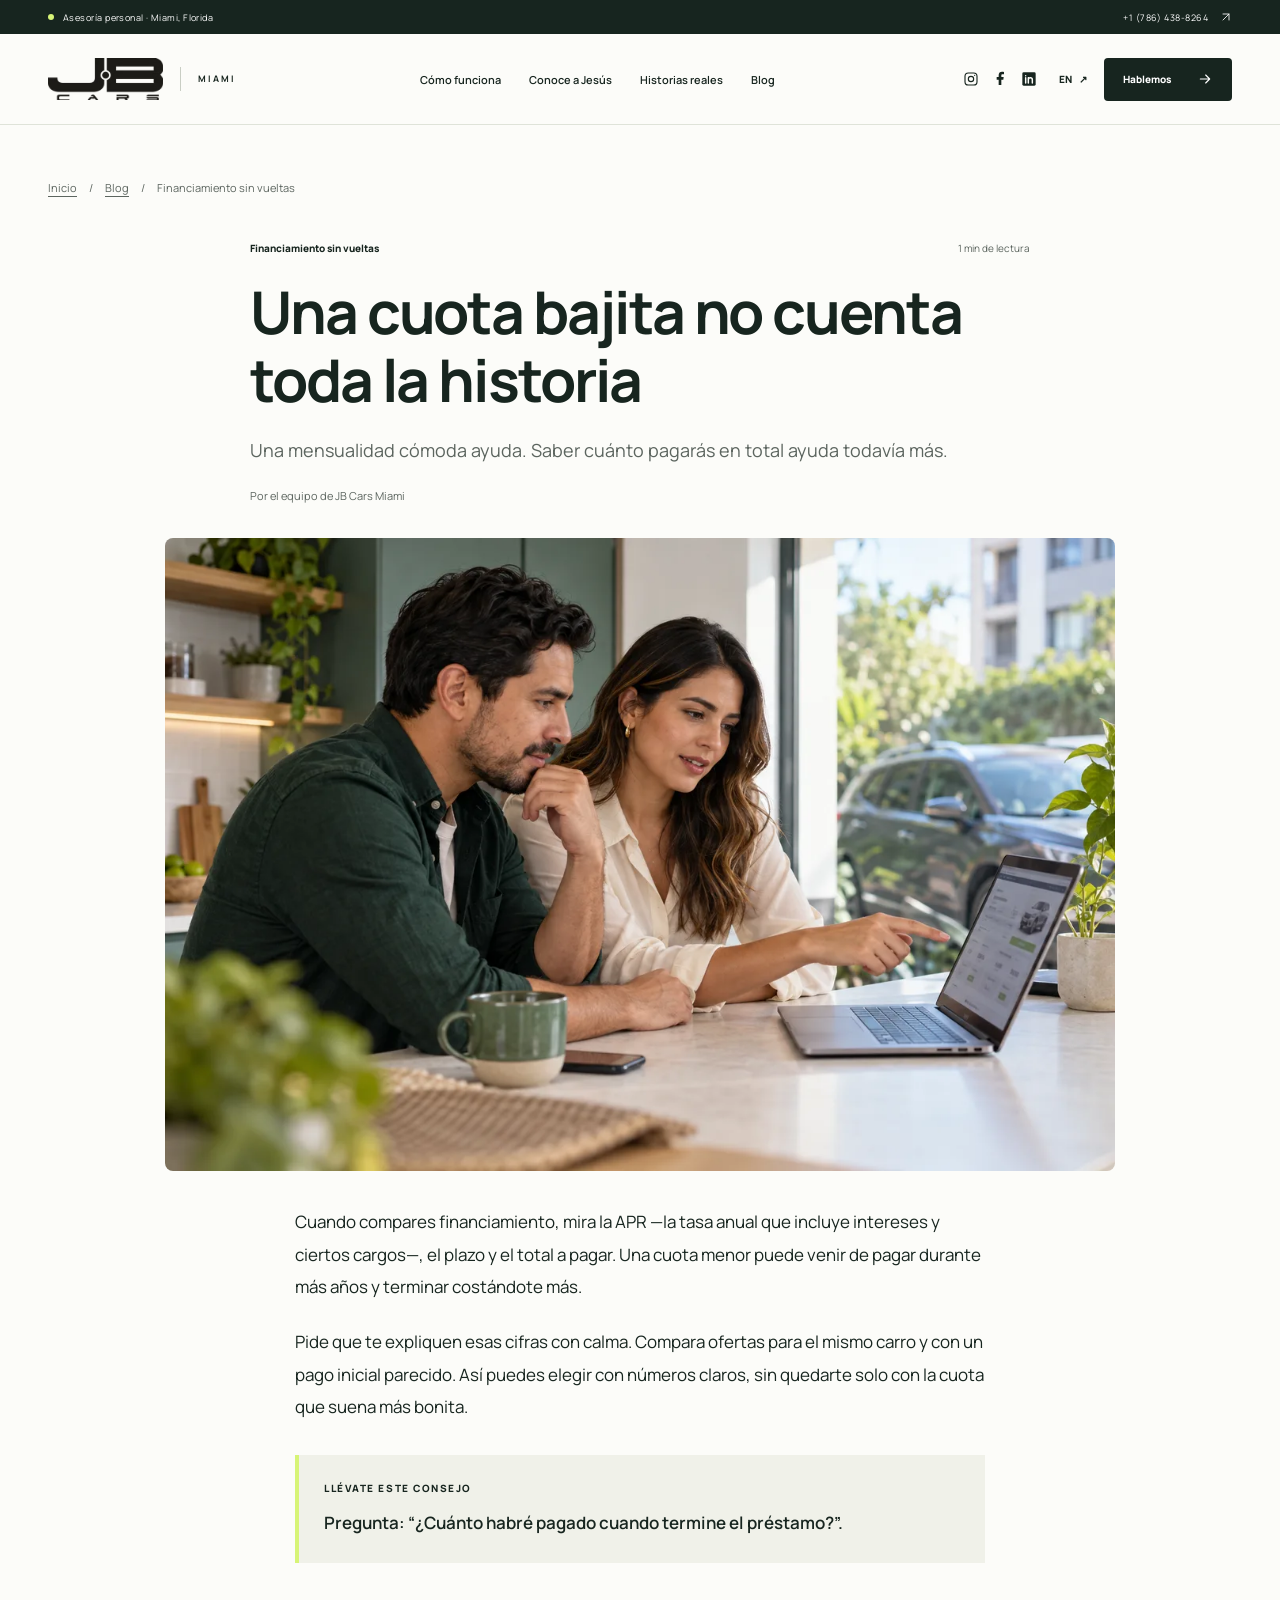
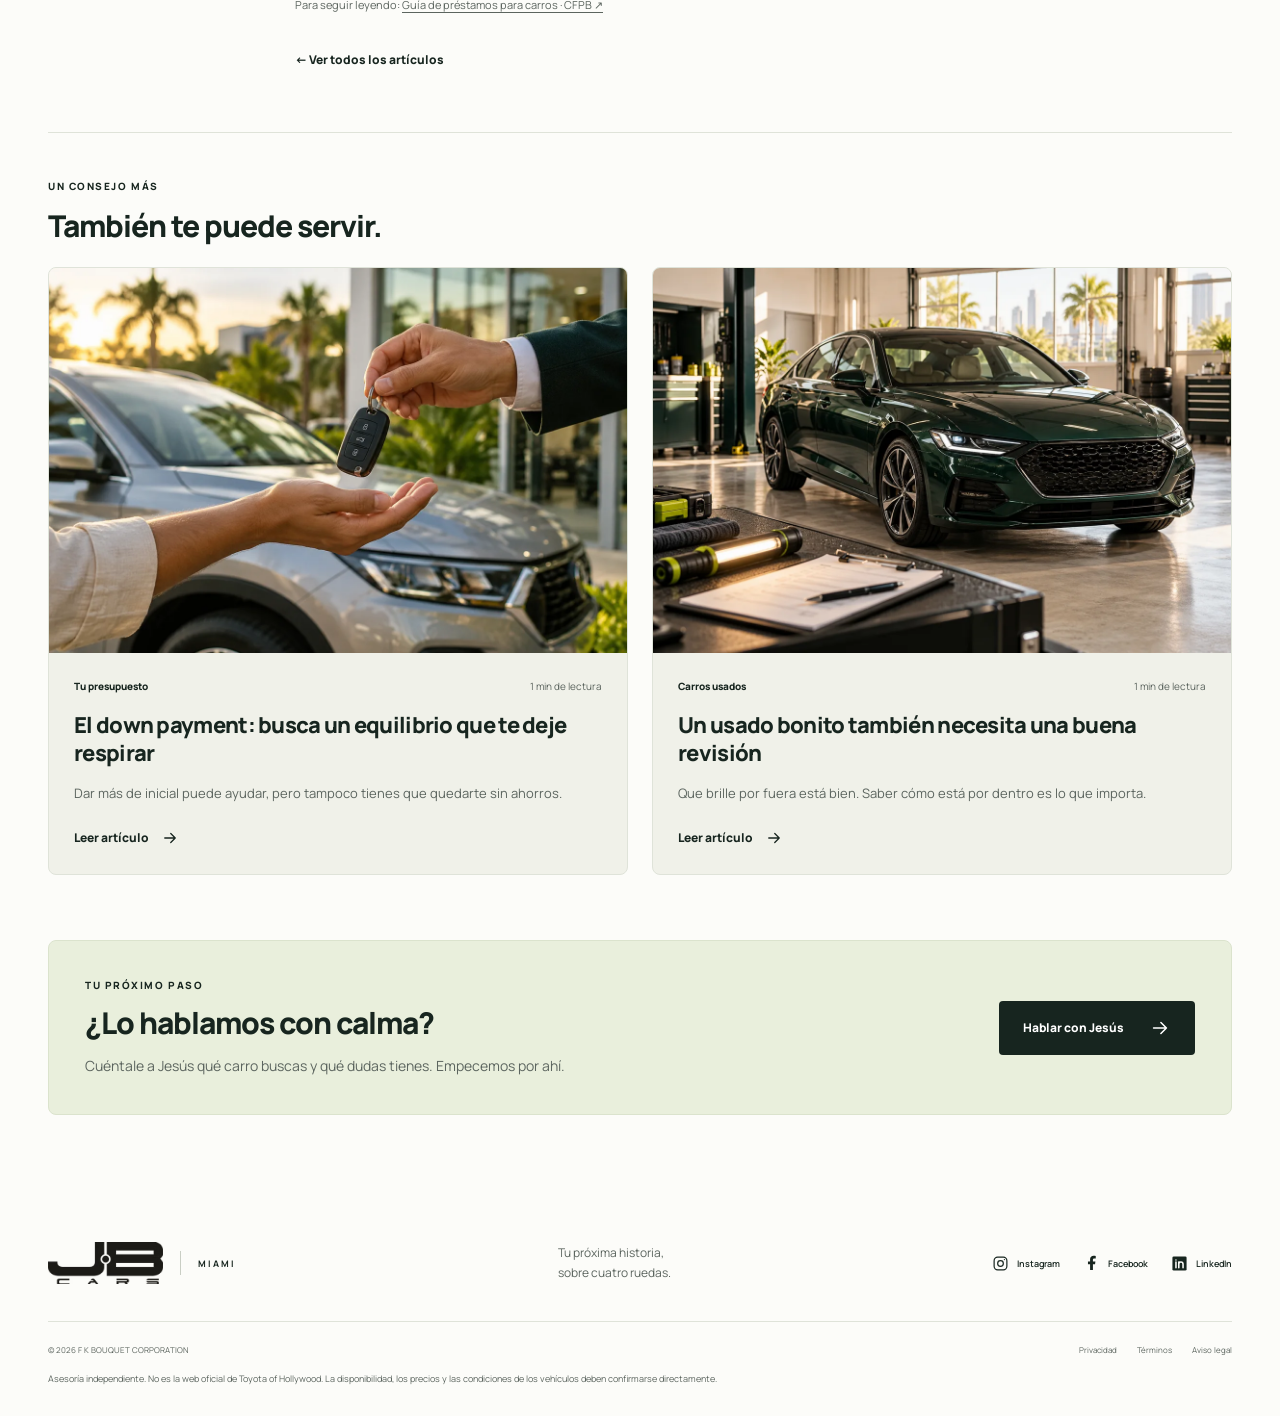
<file: docs/blog/financiamiento.html>
<!DOCTYPE html>

<html lang="es">
<head>
<meta charset="utf-8"/>
<meta content="width=device-width, initial-scale=1" name="viewport"/>
<meta content="#17251f" name="theme-color"/>
<title>Una cuota bajita no cuenta toda la historia | JB Cars Miami</title>
<meta content="Una mensualidad cómoda ayuda. Saber cuánto pagarás en total ayuda todavía más." name="description"/>
<link href="https://jbcarsadvisor-svg.github.io/jbcars-miami-web/blog/financiamiento.html" rel="canonical"/>
<meta content="article" property="og:type"/>
<meta content="es_US" property="og:locale"/>

<meta content="Una cuota bajita no cuenta toda la historia" property="og:title"/>
<meta content="Una mensualidad cómoda ayuda. Saber cuánto pagarás en total ayuda todavía más." property="og:description"/>
<meta content="https://jbcarsadvisor-svg.github.io/jbcars-miami-web/blog/financiamiento.html" property="og:url"/>
<meta content="https://jbcarsadvisor-svg.github.io/jbcars-miami-web/assets/blog/financiamiento.webp?v=20261009-2" property="og:image"/>
<meta content="summary_large_image" name="twitter:card"/>
<link href="../favicon.svg" rel="icon" type="image/svg+xml"/>
<link as="font" crossorigin="" href="../assets/manrope-800.woff2" rel="preload" type="font/woff2"/>
<link href="../styles.css?v=20261009-4" rel="stylesheet"/>

<script type="application/ld+json">{"@context": "https://schema.org", "@graph": [{"@context": "https://schema.org", "@type": "Organization", "name": "JB Cars Miami", "legalName": "F K BOUQUET CORPORATION", "url": "https://jbcarsadvisor-svg.github.io/jbcars-miami-web/", "logo": "https://jbcarsadvisor-svg.github.io/jbcars-miami-web/assets/logo.png", "telephone": "+1-786-438-8264", "email": "jbcarsadvisor@gmail.com", "sameAs": ["https://www.instagram.com/jbcarsmiami/", "https://www.facebook.com/jbcarsmiami/", "https://www.jbcarsmiami.com/", "https://www.linkedin.com/in/jesus-bouquet-meinhardt-769883a0"], "@id": "https://jbcarsadvisor-svg.github.io/jbcars-miami-web/#organization"}, {"@type": "Person", "@id": "https://jbcarsadvisor-svg.github.io/jbcars-miami-web/#jesus", "name": "Jesús F. Bouquet Meinhardt", "worksFor": {"@id": "https://jbcarsadvisor-svg.github.io/jbcars-miami-web/#organization"}, "url": "https://jbcarsadvisor-svg.github.io/jbcars-miami-web/#jesus"}, {"@type": "WebSite", "@id": "https://jbcarsadvisor-svg.github.io/jbcars-miami-web/#website", "url": "https://jbcarsadvisor-svg.github.io/jbcars-miami-web/", "name": "JB Cars Miami", "publisher": {"@id": "https://jbcarsadvisor-svg.github.io/jbcars-miami-web/#organization"}, "inLanguage": ["es", "en"]}, {"@type": "BlogPosting", "@id": "https://jbcarsadvisor-svg.github.io/jbcars-miami-web/blog/financiamiento.html#blog", "url": "https://jbcarsadvisor-svg.github.io/jbcars-miami-web/blog/financiamiento.html", "name": "Una cuota bajita no cuenta toda la historia", "description": "Una mensualidad cómoda ayuda. Saber cuánto pagarás en total ayuda todavía más.", "inLanguage": "es", "publisher": {"@id": "https://jbcarsadvisor-svg.github.io/jbcars-miami-web/#organization"}, "isPartOf": {"@id": "https://jbcarsadvisor-svg.github.io/jbcars-miami-web/blog/#blog"}, "headline": "Una cuota bajita no cuenta toda la historia", "image": "https://jbcarsadvisor-svg.github.io/jbcars-miami-web/assets/blog/financiamiento.webp?v=20261009-2", "author": {"@id": "https://jbcarsadvisor-svg.github.io/jbcars-miami-web/#organization"}, "datePublished": "2026-08-21", "dateModified": "2026-10-10", "mainEntityOfPage": "https://jbcarsadvisor-svg.github.io/jbcars-miami-web/blog/financiamiento.html", "articleBody": "Una mensualidad cómoda ayuda. Saber cuánto pagarás en total ayuda todavía más.\n\nCuando compares financiamiento, mira la APR —la tasa anual que incluye intereses y ciertos cargos—, el plazo y el total a pagar. Una cuota menor puede venir de pagar durante más años y terminar costándote más.\n\nPide que te expliquen esas cifras con calma. Compara ofertas para el mismo carro y con un pago inicial parecido. Así puedes elegir con números claros, sin quedarte solo con la cuota que suena más bonita.\n\nPregunta: “¿Cuánto habré pagado cuando termine el préstamo?”."}, {"@type": "BreadcrumbList", "itemListElement": [{"@type": "ListItem", "position": 1, "name": "Inicio", "item": "https://jbcarsadvisor-svg.github.io/jbcars-miami-web/"}, {"@type": "ListItem", "position": 2, "name": "Blog", "item": "https://jbcarsadvisor-svg.github.io/jbcars-miami-web/blog/"}, {"@type": "ListItem", "position": 3, "name": "Una cuota bajita no cuenta toda la historia", "item": "https://jbcarsadvisor-svg.github.io/jbcars-miami-web/blog/financiamiento.html"}]}]}</script>
<meta content="Pareja comparando una oferta de financiamiento en una laptop en casa" property="og:image:alt"/><meta content="JB Cars Miami" property="og:site_name"/><meta content="2026-08-21" property="article:published_time"/><meta content="2026-10-10" property="article:modified_time"/><link href="../blog.css?v=20261009-1" rel="stylesheet"/><script defer="" src="../blog.js?v=20261009-1"></script></head>
<body class="blog-page">
<svg aria-hidden="true" class="icon-library" xmlns="http://www.w3.org/2000/svg"><symbol id="arrow" viewbox="0 0 24 24"><path d="M5 12h14M13 6l6 6-6 6"></path></symbol><symbol id="diagonal" viewbox="0 0 24 24"><path d="M6 18 18 6M6 6h12v12"></path></symbol><symbol id="check" viewbox="0 0 24 24"><path d="m5 12 4 4L19 6"></path></symbol><symbol id="phone" viewbox="0 0 24 24"><path d="m7 3-3 2c-2 7 8 17 15 15l2-3-5-4-2 2-5-5 2-2-4-5Z"></path></symbol><symbol id="chat" viewbox="0 0 24 24"><path d="M21 11a9 9 0 0 1-13 8l-5 2 2-5A9 9 0 1 1 21 11Z"></path><path d="M8 10h8M8 14h5"></path></symbol><symbol id="car" viewbox="0 0 24 24"><path d="m3 10 3-6h12l3 6v9h-3v-3H6v3H3v-9Zm0 0h18M6 13h2m8 0h2"></path></symbol><symbol id="pin" viewbox="0 0 24 24"><path d="M19 9c0 6-7 12-7 12S5 15 5 9a7 7 0 1 1 14 0Z"></path><circle cx="12" cy="9" r="2"></circle></symbol><symbol id="instagram" viewbox="0 0 24 24"><rect height="18" rx="5" width="18" x="3" y="3"></rect><circle cx="12" cy="12" r="4"></circle><circle cx="17.5" cy="6.5" fill="currentColor" r=".9" stroke="none"></circle></symbol><symbol id="facebook" viewbox="0 0 24 24"><path d="M14 21v-8h3l.5-4H14V7c0-1.2.4-2 2-2h2V1.4c-.8-.2-2-.4-3-.4-3 0-5 1.8-5 5v3H7v4h3v8Z" fill="currentColor" stroke="none"></path></symbol><symbol id="linkedin" viewbox="0 0 24 24"><rect fill="currentColor" height="20" rx="2" stroke="none" width="20" x="2" y="2"></rect><path d="M7 10v8m0-11v.1M11 18v-8m0 3c0-4 6-4 6 0v5" fill="none" stroke="var(--paper)" stroke-width="2.2"></path></symbol><symbol id="whatsapp" viewbox="0 0 24 24"><path d="M21 11.5a9 9 0 0 1-13 8L3 21l1.5-5A9 9 0 1 1 21 11.5Z"></path><path d="M8 7c0 5 4 8 8 8l1-2-3-1-1 1-3-3 1-1-1-2Z" fill="currentColor" stroke-width=".8"></path></symbol></svg>
<a class="skip-link" data-i18n="skip" href="#main">Ir al contenido</a>
<div class="topline"><div class="container"><span><span class="live-dot"></span><span data-i18n="top">Asesoría personal · Miami, Florida</span></span><a href="tel:+17864388264">+1 (786) 438-8264 <svg class="icon"><use href="#diagonal"></use></svg></a></div></div>
<header class="header" id="header">
<div class="container header-inner">
<a aria-label="JB Cars Miami — Inicio" class="brand" href="../#inicio"><img alt="JB Cars Miami" height="54" src="../assets/logo.webp" width="147"/><span class="brand-divider"></span><span class="brand-city">MIAMI</span></a>
<nav aria-label="Navegación principal" class="desktop-nav"><a data-i18n="navProcess" href="../#como-funciona">Cómo funciona</a><a data-i18n="navJesus" href="../#jesus">Conoce a Jesús</a><a data-i18n="navStories" href="../#historias">Historias reales</a><a data-i18n="navBlog" href="./">Blog</a></nav>
<div class="header-actions"><div class="header-social"><a aria-label="Instagram — JB Cars Miami" href="https://www.instagram.com/jbcarsmiami/" rel="noopener noreferrer" target="_blank"><svg aria-hidden="true" class="icon social-icon"><use href="#instagram"></use></svg></a><a aria-label="Facebook — JB Cars Miami" href="https://www.facebook.com/jbcarsmiami/" rel="noopener noreferrer" target="_blank"><svg aria-hidden="true" class="icon social-icon"><use href="#facebook"></use></svg></a><a aria-label="LinkedIn — JB Cars Miami" href="https://www.linkedin.com/in/jesus-bouquet-meinhardt-769883a0" rel="noopener noreferrer" target="_blank"><svg aria-hidden="true" class="icon social-icon"><use href="#linkedin"></use></svg></a></div><a aria-label="EN — Read this website in English" class="language-switch" href="../en/" hreflang="en" id="language-switch" lang="en">EN <span aria-hidden="true">↗</span></a><a class="button button-dark header-cta" href="../#contacto"><span data-i18n="talk">Hablemos</span><svg class="icon"><use href="#arrow"></use></svg></a><button aria-controls="mobile-nav" aria-expanded="false" aria-label="Abrir menú" class="menu-toggle" id="menu-toggle" type="button"><span></span><span></span></button></div>
</div>
<nav aria-label="Navegación móvil" class="mobile-nav" hidden="" id="mobile-nav"><a data-i18n="navProcess" href="../#como-funciona">Cómo funciona</a><a data-i18n="navJesus" href="../#jesus">Conoce a Jesús</a><a data-i18n="navStories" href="../#historias">Historias reales</a><a data-i18n="navBlog" href="./">Blog</a><a data-i18n="talk" href="../#contacto">Hablemos</a></nav>
</header>
<main id="main"><div class="container blog-container"><nav aria-label="Ruta de navegación" class="blog-breadcrumb"><a href="../">Inicio</a><span aria-hidden="true">/</span><a href="./">Blog</a><span aria-hidden="true">/</span><span>Financiamiento sin vueltas</span></nav>
<article class="blog-article"><header class="blog-article-heading"><div class="blog-meta"><span>Financiamiento sin vueltas</span><span>1 min de lectura</span></div><h1>Una cuota bajita no cuenta toda la historia</h1><p class="blog-lead">Una mensualidad cómoda ayuda. Saber cuánto pagarás en total ayuda todavía más.</p><span class="blog-byline">Por el equipo de JB Cars Miami</span></header>
<figure class="blog-cover"><img alt="Pareja comparando una oferta de financiamiento en una laptop en casa" fetchpriority="high" height="800" loading="eager" src="../assets/blog/financiamiento.webp?v=20261009-2" width="1200"/></figure><div class="blog-body"><p>Cuando compares financiamiento, mira la APR —la tasa anual que incluye intereses y ciertos cargos—, el plazo y el total a pagar. Una cuota menor puede venir de pagar durante más años y terminar costándote más.</p><p>Pide que te expliquen esas cifras con calma. Compara ofertas para el mismo carro y con un pago inicial parecido. Así puedes elegir con números claros, sin quedarte solo con la cuota que suena más bonita.</p><aside class="blog-tip"><span class="eyebrow">LLÉVATE ESTE CONSEJO</span><p>Pregunta: “¿Cuánto habré pagado cuando termine el préstamo?”.</p></aside><div class="blog-sources">Para seguir leyendo: <a href="https://www.consumerfinance.gov/consumer-tools/auto-loans/" rel="noopener noreferrer" target="_blank">Guía de préstamos para carros · CFPB ↗</a></div><a class="text-link blog-back" href="./">← Ver todos los artículos</a></div></article>
<section aria-labelledby="related-title" class="blog-related"><div class="eyebrow">UN CONSEJO MÁS</div><h2 id="related-title">También te puede servir.</h2><div class="blog-grid"><article class="blog-card">
<a aria-hidden="true" class="blog-card-image" href="down-payment.html" tabindex="-1"><img alt="Detalle de la entrega de una llave de carro al comprador" height="800" loading="lazy" src="../assets/blog/down-payment.webp?v=20261009-2" width="1200"/></a>
<div class="blog-card-copy"><div class="blog-meta"><span>Tu presupuesto</span><span>1 min de lectura</span></div>
<h2><a href="down-payment.html">El down payment: busca un equilibrio que te deje respirar</a></h2><p>Dar más de inicial puede ayudar, pero tampoco tienes que quedarte sin ahorros.</p>
<a aria-label="Leer: El down payment: busca un equilibrio que te deje respirar" class="text-link blog-read" href="down-payment.html">Leer artículo <svg aria-hidden="true" class="icon"><use href="#arrow"></use></svg></a></div></article><article class="blog-card">
<a aria-hidden="true" class="blog-card-image" href="carro-usado.html" tabindex="-1"><img alt="Sedán verde en un taller limpio preparado para una inspección" height="800" loading="lazy" src="../assets/blog/carro-usado.webp?v=20261009-2" width="1200"/></a>
<div class="blog-card-copy"><div class="blog-meta"><span>Carros usados</span><span>1 min de lectura</span></div>
<h2><a href="carro-usado.html">Un usado bonito también necesita una buena revisión</a></h2><p>Que brille por fuera está bien. Saber cómo está por dentro es lo que importa.</p>
<a aria-label="Leer: Un usado bonito también necesita una buena revisión" class="text-link blog-read" href="carro-usado.html">Leer artículo <svg aria-hidden="true" class="icon"><use href="#arrow"></use></svg></a></div></article></div></section><aside class="blog-cta"><div><span class="eyebrow">TU PRÓXIMO PASO</span><h2>¿Lo hablamos con calma?</h2><p>Cuéntale a Jesús qué carro buscas y qué dudas tienes. Empecemos por ahí.</p></div><a class="button button-dark" href="../#contacto">Hablar con Jesús <svg aria-hidden="true" class="icon"><use href="#arrow"></use></svg></a></aside></div></main>
<footer class="footer"><div class="container"><div class="footer-main"><a aria-label="JB Cars Miami — Inicio" class="brand" href="../#inicio"><img alt="JB Cars Miami" height="54" src="../assets/logo.webp" width="147"/><span class="brand-divider"></span><span class="brand-city">MIAMI</span></a><p data-i18n="footerDesc">Tu próxima historia,<br/>sobre cuatro ruedas.</p><div class="footer-social"><a href="https://www.instagram.com/jbcarsmiami/" rel="noopener noreferrer" target="_blank"><svg aria-hidden="true" class="icon social-icon"><use href="#instagram"></use></svg><span>Instagram</span></a><a href="https://www.facebook.com/jbcarsmiami/" rel="noopener noreferrer" target="_blank"><svg aria-hidden="true" class="icon social-icon"><use href="#facebook"></use></svg><span>Facebook</span></a><a href="https://www.linkedin.com/in/jesus-bouquet-meinhardt-769883a0" rel="noopener noreferrer" target="_blank"><svg aria-hidden="true" class="icon social-icon"><use href="#linkedin"></use></svg><span>LinkedIn</span></a></div></div><div class="footer-bottom"><span>© <span id="year">2026</span> F K BOUQUET CORPORATION</span><div><a data-i18n="privacy" href="https://www.jbcarsmiami.com/blank" rel="noopener noreferrer" target="_blank">Privacidad</a><a data-i18n="terms" href="https://www.jbcarsmiami.com/blank-1" rel="noopener noreferrer" target="_blank">Términos</a><a data-i18n="disclaimer" href="https://www.jbcarsmiami.com/blank-2" rel="noopener noreferrer" target="_blank">Aviso legal</a></div></div><p class="footer-disclaimer" data-i18n="independent">Asesoría independiente. No es la web oficial de Toyota of Hollywood. La disponibilidad, los precios y las condiciones de los vehículos deben confirmarse directamente.</p></div></footer>
<div class="mobile-contact"><a href="tel:+17864388264"><svg class="icon"><use href="#phone"></use></svg><span data-i18n="call">Llamar</span></a><a href="../#contacto"><span data-i18n="find">Encontrar mi carro</span><svg class="icon"><use href="#arrow"></use></svg></a></div>
<div aria-live="polite" class="sr-only" id="status" role="status"></div>
</body>
</html>
</file>
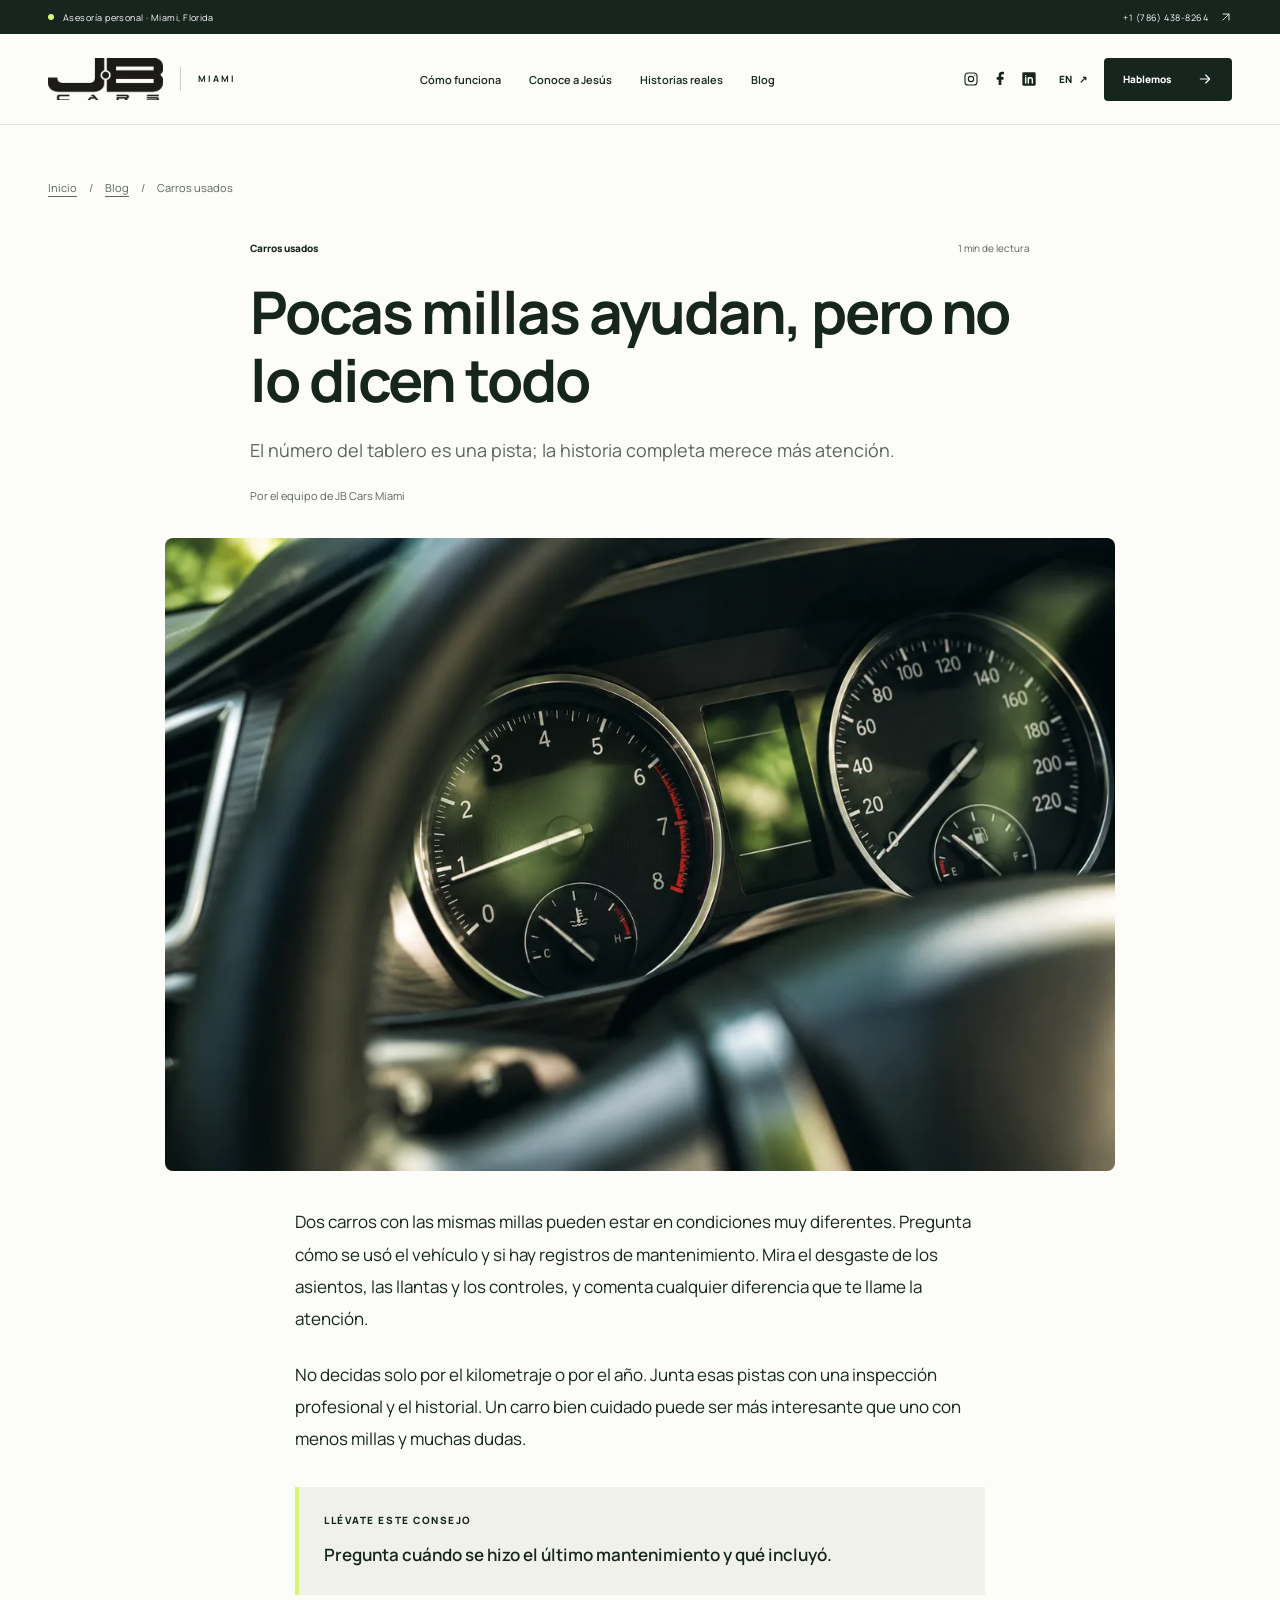
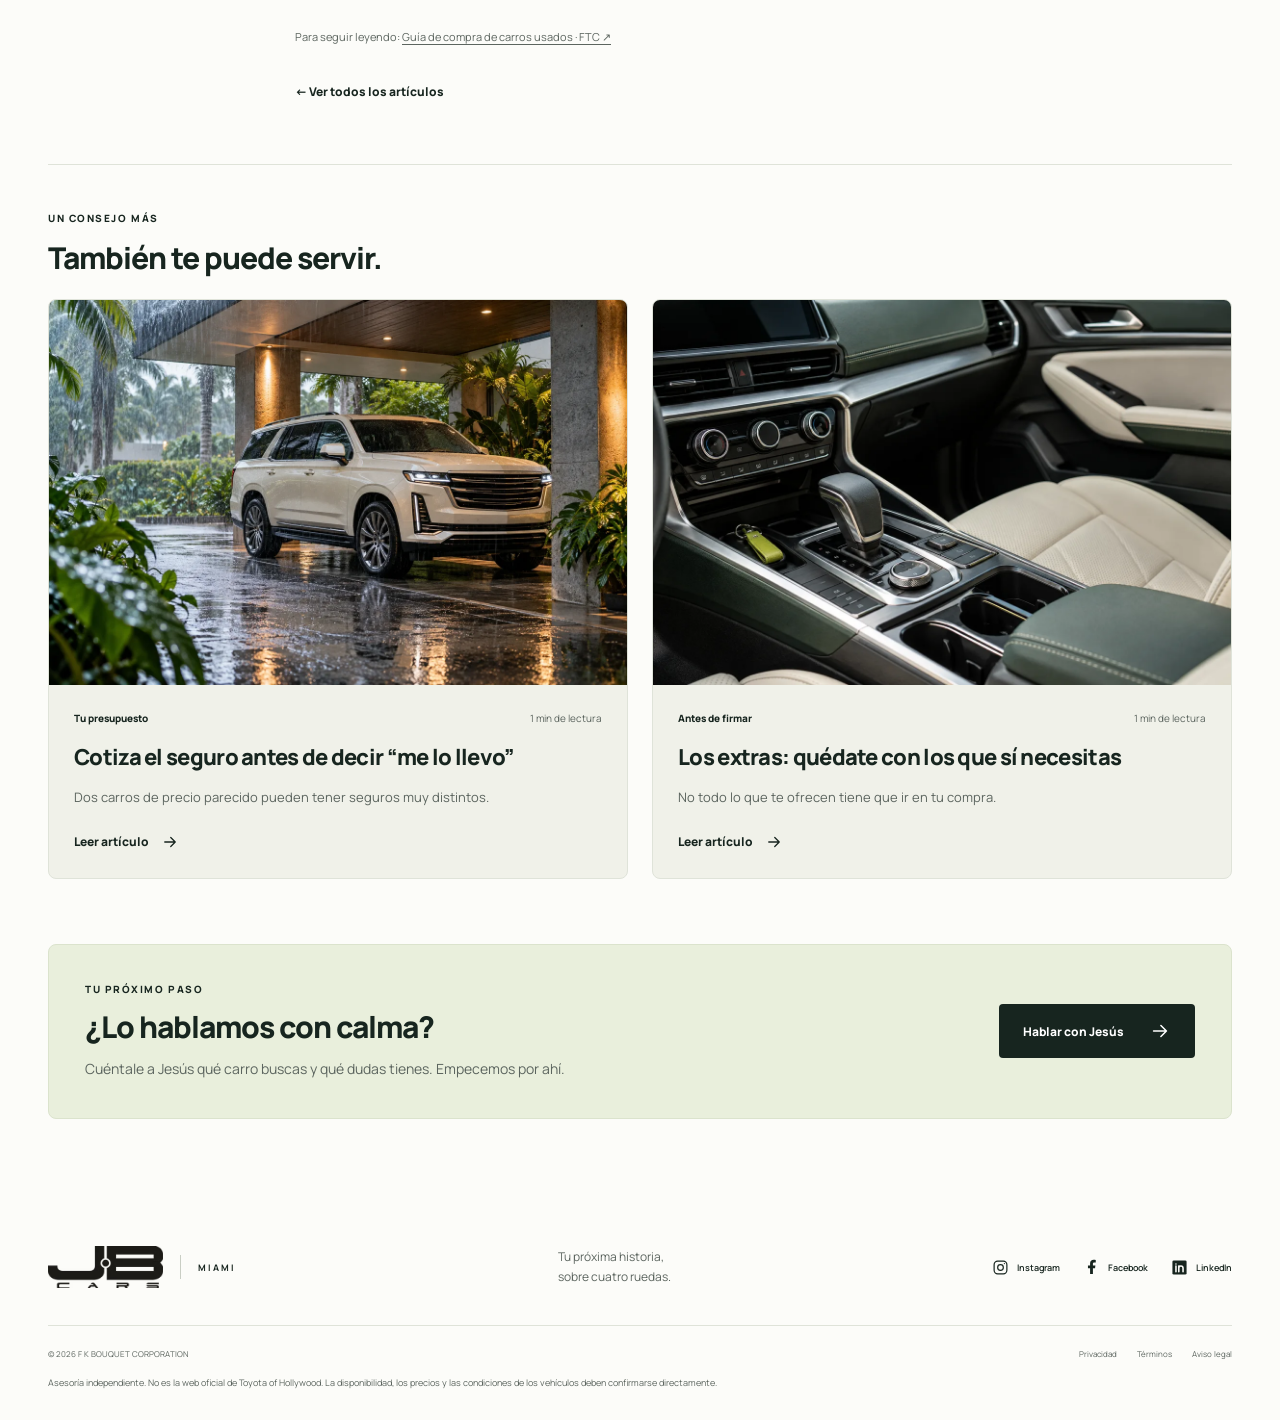
<file: docs/blog/millas.html>
<!DOCTYPE html>

<html lang="es">
<head>
<meta charset="utf-8"/>
<meta content="width=device-width, initial-scale=1" name="viewport"/>
<meta content="#17251f" name="theme-color"/>
<title>Pocas millas ayudan, pero no lo dicen todo | JB Cars Miami</title>
<meta content="El número del tablero es una pista; la historia completa merece más atención." name="description"/>
<link href="https://jbcarsadvisor-svg.github.io/jbcars-miami-web/blog/millas.html" rel="canonical"/>
<meta content="article" property="og:type"/>
<meta content="es_US" property="og:locale"/>

<meta content="Pocas millas ayudan, pero no lo dicen todo" property="og:title"/>
<meta content="El número del tablero es una pista; la historia completa merece más atención." property="og:description"/>
<meta content="https://jbcarsadvisor-svg.github.io/jbcars-miami-web/blog/millas.html" property="og:url"/>
<meta content="https://jbcarsadvisor-svg.github.io/jbcars-miami-web/assets/blog/millas.webp?v=20261009-2" property="og:image"/>
<meta content="summary_large_image" name="twitter:card"/>
<link href="../favicon.svg" rel="icon" type="image/svg+xml"/>
<link as="font" crossorigin="" href="../assets/manrope-800.woff2" rel="preload" type="font/woff2"/>
<link href="../styles.css?v=20261009-4" rel="stylesheet"/>

<script type="application/ld+json">{"@context": "https://schema.org", "@graph": [{"@context": "https://schema.org", "@type": "Organization", "name": "JB Cars Miami", "legalName": "F K BOUQUET CORPORATION", "url": "https://jbcarsadvisor-svg.github.io/jbcars-miami-web/", "logo": "https://jbcarsadvisor-svg.github.io/jbcars-miami-web/assets/logo.png", "telephone": "+1-786-438-8264", "email": "jbcarsadvisor@gmail.com", "sameAs": ["https://www.instagram.com/jbcarsmiami/", "https://www.facebook.com/jbcarsmiami/", "https://www.jbcarsmiami.com/", "https://www.linkedin.com/in/jesus-bouquet-meinhardt-769883a0"], "@id": "https://jbcarsadvisor-svg.github.io/jbcars-miami-web/#organization"}, {"@type": "Person", "@id": "https://jbcarsadvisor-svg.github.io/jbcars-miami-web/#jesus", "name": "Jesús F. Bouquet Meinhardt", "worksFor": {"@id": "https://jbcarsadvisor-svg.github.io/jbcars-miami-web/#organization"}, "url": "https://jbcarsadvisor-svg.github.io/jbcars-miami-web/#jesus"}, {"@type": "WebSite", "@id": "https://jbcarsadvisor-svg.github.io/jbcars-miami-web/#website", "url": "https://jbcarsadvisor-svg.github.io/jbcars-miami-web/", "name": "JB Cars Miami", "publisher": {"@id": "https://jbcarsadvisor-svg.github.io/jbcars-miami-web/#organization"}, "inLanguage": ["es", "en"]}, {"@type": "BlogPosting", "@id": "https://jbcarsadvisor-svg.github.io/jbcars-miami-web/blog/millas.html#blog", "url": "https://jbcarsadvisor-svg.github.io/jbcars-miami-web/blog/millas.html", "name": "Pocas millas ayudan, pero no lo dicen todo", "description": "El número del tablero es una pista; la historia completa merece más atención.", "inLanguage": "es", "publisher": {"@id": "https://jbcarsadvisor-svg.github.io/jbcars-miami-web/#organization"}, "isPartOf": {"@id": "https://jbcarsadvisor-svg.github.io/jbcars-miami-web/blog/#blog"}, "headline": "Pocas millas ayudan, pero no lo dicen todo", "image": "https://jbcarsadvisor-svg.github.io/jbcars-miami-web/assets/blog/millas.webp?v=20261009-2", "author": {"@id": "https://jbcarsadvisor-svg.github.io/jbcars-miami-web/#organization"}, "datePublished": "2026-09-18", "dateModified": "2026-10-10", "mainEntityOfPage": "https://jbcarsadvisor-svg.github.io/jbcars-miami-web/blog/millas.html", "articleBody": "El número del tablero es una pista; la historia completa merece más atención.\n\nDos carros con las mismas millas pueden estar en condiciones muy diferentes. Pregunta cómo se usó el vehículo y si hay registros de mantenimiento. Mira el desgaste de los asientos, las llantas y los controles, y comenta cualquier diferencia que te llame la atención.\n\nNo decidas solo por el kilometraje o por el año. Junta esas pistas con una inspección profesional y el historial. Un carro bien cuidado puede ser más interesante que uno con menos millas y muchas dudas.\n\nPregunta cuándo se hizo el último mantenimiento y qué incluyó."}, {"@type": "BreadcrumbList", "itemListElement": [{"@type": "ListItem", "position": 1, "name": "Inicio", "item": "https://jbcarsadvisor-svg.github.io/jbcars-miami-web/"}, {"@type": "ListItem", "position": 2, "name": "Blog", "item": "https://jbcarsadvisor-svg.github.io/jbcars-miami-web/blog/"}, {"@type": "ListItem", "position": 3, "name": "Pocas millas ayudan, pero no lo dicen todo", "item": "https://jbcarsadvisor-svg.github.io/jbcars-miami-web/blog/millas.html"}]}]}</script>
<meta content="Primer plano del odómetro y los indicadores de un carro" property="og:image:alt"/><meta content="JB Cars Miami" property="og:site_name"/><meta content="2026-09-18" property="article:published_time"/><meta content="2026-10-10" property="article:modified_time"/><link href="../blog.css?v=20261009-1" rel="stylesheet"/><script defer="" src="../blog.js?v=20261009-1"></script></head>
<body class="blog-page">
<svg aria-hidden="true" class="icon-library" xmlns="http://www.w3.org/2000/svg"><symbol id="arrow" viewbox="0 0 24 24"><path d="M5 12h14M13 6l6 6-6 6"></path></symbol><symbol id="diagonal" viewbox="0 0 24 24"><path d="M6 18 18 6M6 6h12v12"></path></symbol><symbol id="check" viewbox="0 0 24 24"><path d="m5 12 4 4L19 6"></path></symbol><symbol id="phone" viewbox="0 0 24 24"><path d="m7 3-3 2c-2 7 8 17 15 15l2-3-5-4-2 2-5-5 2-2-4-5Z"></path></symbol><symbol id="chat" viewbox="0 0 24 24"><path d="M21 11a9 9 0 0 1-13 8l-5 2 2-5A9 9 0 1 1 21 11Z"></path><path d="M8 10h8M8 14h5"></path></symbol><symbol id="car" viewbox="0 0 24 24"><path d="m3 10 3-6h12l3 6v9h-3v-3H6v3H3v-9Zm0 0h18M6 13h2m8 0h2"></path></symbol><symbol id="pin" viewbox="0 0 24 24"><path d="M19 9c0 6-7 12-7 12S5 15 5 9a7 7 0 1 1 14 0Z"></path><circle cx="12" cy="9" r="2"></circle></symbol><symbol id="instagram" viewbox="0 0 24 24"><rect height="18" rx="5" width="18" x="3" y="3"></rect><circle cx="12" cy="12" r="4"></circle><circle cx="17.5" cy="6.5" fill="currentColor" r=".9" stroke="none"></circle></symbol><symbol id="facebook" viewbox="0 0 24 24"><path d="M14 21v-8h3l.5-4H14V7c0-1.2.4-2 2-2h2V1.4c-.8-.2-2-.4-3-.4-3 0-5 1.8-5 5v3H7v4h3v8Z" fill="currentColor" stroke="none"></path></symbol><symbol id="linkedin" viewbox="0 0 24 24"><rect fill="currentColor" height="20" rx="2" stroke="none" width="20" x="2" y="2"></rect><path d="M7 10v8m0-11v.1M11 18v-8m0 3c0-4 6-4 6 0v5" fill="none" stroke="var(--paper)" stroke-width="2.2"></path></symbol><symbol id="whatsapp" viewbox="0 0 24 24"><path d="M21 11.5a9 9 0 0 1-13 8L3 21l1.5-5A9 9 0 1 1 21 11.5Z"></path><path d="M8 7c0 5 4 8 8 8l1-2-3-1-1 1-3-3 1-1-1-2Z" fill="currentColor" stroke-width=".8"></path></symbol></svg>
<a class="skip-link" data-i18n="skip" href="#main">Ir al contenido</a>
<div class="topline"><div class="container"><span><span class="live-dot"></span><span data-i18n="top">Asesoría personal · Miami, Florida</span></span><a href="tel:+17864388264">+1 (786) 438-8264 <svg class="icon"><use href="#diagonal"></use></svg></a></div></div>
<header class="header" id="header">
<div class="container header-inner">
<a aria-label="JB Cars Miami — Inicio" class="brand" href="../#inicio"><img alt="JB Cars Miami" height="54" src="../assets/logo.webp" width="147"/><span class="brand-divider"></span><span class="brand-city">MIAMI</span></a>
<nav aria-label="Navegación principal" class="desktop-nav"><a data-i18n="navProcess" href="../#como-funciona">Cómo funciona</a><a data-i18n="navJesus" href="../#jesus">Conoce a Jesús</a><a data-i18n="navStories" href="../#historias">Historias reales</a><a data-i18n="navBlog" href="./">Blog</a></nav>
<div class="header-actions"><div class="header-social"><a aria-label="Instagram — JB Cars Miami" href="https://www.instagram.com/jbcarsmiami/" rel="noopener noreferrer" target="_blank"><svg aria-hidden="true" class="icon social-icon"><use href="#instagram"></use></svg></a><a aria-label="Facebook — JB Cars Miami" href="https://www.facebook.com/jbcarsmiami/" rel="noopener noreferrer" target="_blank"><svg aria-hidden="true" class="icon social-icon"><use href="#facebook"></use></svg></a><a aria-label="LinkedIn — JB Cars Miami" href="https://www.linkedin.com/in/jesus-bouquet-meinhardt-769883a0" rel="noopener noreferrer" target="_blank"><svg aria-hidden="true" class="icon social-icon"><use href="#linkedin"></use></svg></a></div><a aria-label="EN — Read this website in English" class="language-switch" href="../en/" hreflang="en" id="language-switch" lang="en">EN <span aria-hidden="true">↗</span></a><a class="button button-dark header-cta" href="../#contacto"><span data-i18n="talk">Hablemos</span><svg class="icon"><use href="#arrow"></use></svg></a><button aria-controls="mobile-nav" aria-expanded="false" aria-label="Abrir menú" class="menu-toggle" id="menu-toggle" type="button"><span></span><span></span></button></div>
</div>
<nav aria-label="Navegación móvil" class="mobile-nav" hidden="" id="mobile-nav"><a data-i18n="navProcess" href="../#como-funciona">Cómo funciona</a><a data-i18n="navJesus" href="../#jesus">Conoce a Jesús</a><a data-i18n="navStories" href="../#historias">Historias reales</a><a data-i18n="navBlog" href="./">Blog</a><a data-i18n="talk" href="../#contacto">Hablemos</a></nav>
</header>
<main id="main"><div class="container blog-container"><nav aria-label="Ruta de navegación" class="blog-breadcrumb"><a href="../">Inicio</a><span aria-hidden="true">/</span><a href="./">Blog</a><span aria-hidden="true">/</span><span>Carros usados</span></nav>
<article class="blog-article"><header class="blog-article-heading"><div class="blog-meta"><span>Carros usados</span><span>1 min de lectura</span></div><h1>Pocas millas ayudan, pero no lo dicen todo</h1><p class="blog-lead">El número del tablero es una pista; la historia completa merece más atención.</p><span class="blog-byline">Por el equipo de JB Cars Miami</span></header>
<figure class="blog-cover"><img alt="Primer plano del odómetro y los indicadores de un carro" fetchpriority="high" height="800" loading="eager" src="../assets/blog/millas.webp?v=20261009-2" width="1200"/></figure><div class="blog-body"><p>Dos carros con las mismas millas pueden estar en condiciones muy diferentes. Pregunta cómo se usó el vehículo y si hay registros de mantenimiento. Mira el desgaste de los asientos, las llantas y los controles, y comenta cualquier diferencia que te llame la atención.</p><p>No decidas solo por el kilometraje o por el año. Junta esas pistas con una inspección profesional y el historial. Un carro bien cuidado puede ser más interesante que uno con menos millas y muchas dudas.</p><aside class="blog-tip"><span class="eyebrow">LLÉVATE ESTE CONSEJO</span><p>Pregunta cuándo se hizo el último mantenimiento y qué incluyó.</p></aside><div class="blog-sources">Para seguir leyendo: <a href="https://consumidor.ftc.gov/articulos/como-comprar-un-carro-usado-un-concesionario" rel="noopener noreferrer" target="_blank">Guía de compra de carros usados · FTC ↗</a></div><a class="text-link blog-back" href="./">← Ver todos los artículos</a></div></article>
<section aria-labelledby="related-title" class="blog-related"><div class="eyebrow">UN CONSEJO MÁS</div><h2 id="related-title">También te puede servir.</h2><div class="blog-grid"><article class="blog-card">
<a aria-hidden="true" class="blog-card-image" href="seguro.html" tabindex="-1"><img alt="SUV resguardado bajo un techo durante una lluvia tropical" height="800" loading="lazy" src="../assets/blog/seguro.webp?v=20261009-2" width="1200"/></a>
<div class="blog-card-copy"><div class="blog-meta"><span>Tu presupuesto</span><span>1 min de lectura</span></div>
<h2><a href="seguro.html">Cotiza el seguro antes de decir “me lo llevo”</a></h2><p>Dos carros de precio parecido pueden tener seguros muy distintos.</p>
<a aria-label="Leer: Cotiza el seguro antes de decir “me lo llevo”" class="text-link blog-read" href="seguro.html">Leer artículo <svg aria-hidden="true" class="icon"><use href="#arrow"></use></svg></a></div></article><article class="blog-card">
<a aria-hidden="true" class="blog-card-image" href="extras.html" tabindex="-1"><img alt="Detalle de la consola central y los acabados de un carro" height="800" loading="lazy" src="../assets/blog/extras.webp?v=20261009-2" width="1200"/></a>
<div class="blog-card-copy"><div class="blog-meta"><span>Antes de firmar</span><span>1 min de lectura</span></div>
<h2><a href="extras.html">Los extras: quédate con los que sí necesitas</a></h2><p>No todo lo que te ofrecen tiene que ir en tu compra.</p>
<a aria-label="Leer: Los extras: quédate con los que sí necesitas" class="text-link blog-read" href="extras.html">Leer artículo <svg aria-hidden="true" class="icon"><use href="#arrow"></use></svg></a></div></article></div></section><aside class="blog-cta"><div><span class="eyebrow">TU PRÓXIMO PASO</span><h2>¿Lo hablamos con calma?</h2><p>Cuéntale a Jesús qué carro buscas y qué dudas tienes. Empecemos por ahí.</p></div><a class="button button-dark" href="../#contacto">Hablar con Jesús <svg aria-hidden="true" class="icon"><use href="#arrow"></use></svg></a></aside></div></main>
<footer class="footer"><div class="container"><div class="footer-main"><a aria-label="JB Cars Miami — Inicio" class="brand" href="../#inicio"><img alt="JB Cars Miami" height="54" src="../assets/logo.webp" width="147"/><span class="brand-divider"></span><span class="brand-city">MIAMI</span></a><p data-i18n="footerDesc">Tu próxima historia,<br/>sobre cuatro ruedas.</p><div class="footer-social"><a href="https://www.instagram.com/jbcarsmiami/" rel="noopener noreferrer" target="_blank"><svg aria-hidden="true" class="icon social-icon"><use href="#instagram"></use></svg><span>Instagram</span></a><a href="https://www.facebook.com/jbcarsmiami/" rel="noopener noreferrer" target="_blank"><svg aria-hidden="true" class="icon social-icon"><use href="#facebook"></use></svg><span>Facebook</span></a><a href="https://www.linkedin.com/in/jesus-bouquet-meinhardt-769883a0" rel="noopener noreferrer" target="_blank"><svg aria-hidden="true" class="icon social-icon"><use href="#linkedin"></use></svg><span>LinkedIn</span></a></div></div><div class="footer-bottom"><span>© <span id="year">2026</span> F K BOUQUET CORPORATION</span><div><a data-i18n="privacy" href="https://www.jbcarsmiami.com/blank" rel="noopener noreferrer" target="_blank">Privacidad</a><a data-i18n="terms" href="https://www.jbcarsmiami.com/blank-1" rel="noopener noreferrer" target="_blank">Términos</a><a data-i18n="disclaimer" href="https://www.jbcarsmiami.com/blank-2" rel="noopener noreferrer" target="_blank">Aviso legal</a></div></div><p class="footer-disclaimer" data-i18n="independent">Asesoría independiente. No es la web oficial de Toyota of Hollywood. La disponibilidad, los precios y las condiciones de los vehículos deben confirmarse directamente.</p></div></footer>
<div class="mobile-contact"><a href="tel:+17864388264"><svg class="icon"><use href="#phone"></use></svg><span data-i18n="call">Llamar</span></a><a href="../#contacto"><span data-i18n="find">Encontrar mi carro</span><svg class="icon"><use href="#arrow"></use></svg></a></div>
<div aria-live="polite" class="sr-only" id="status" role="status"></div>
</body>
</html>
</file>
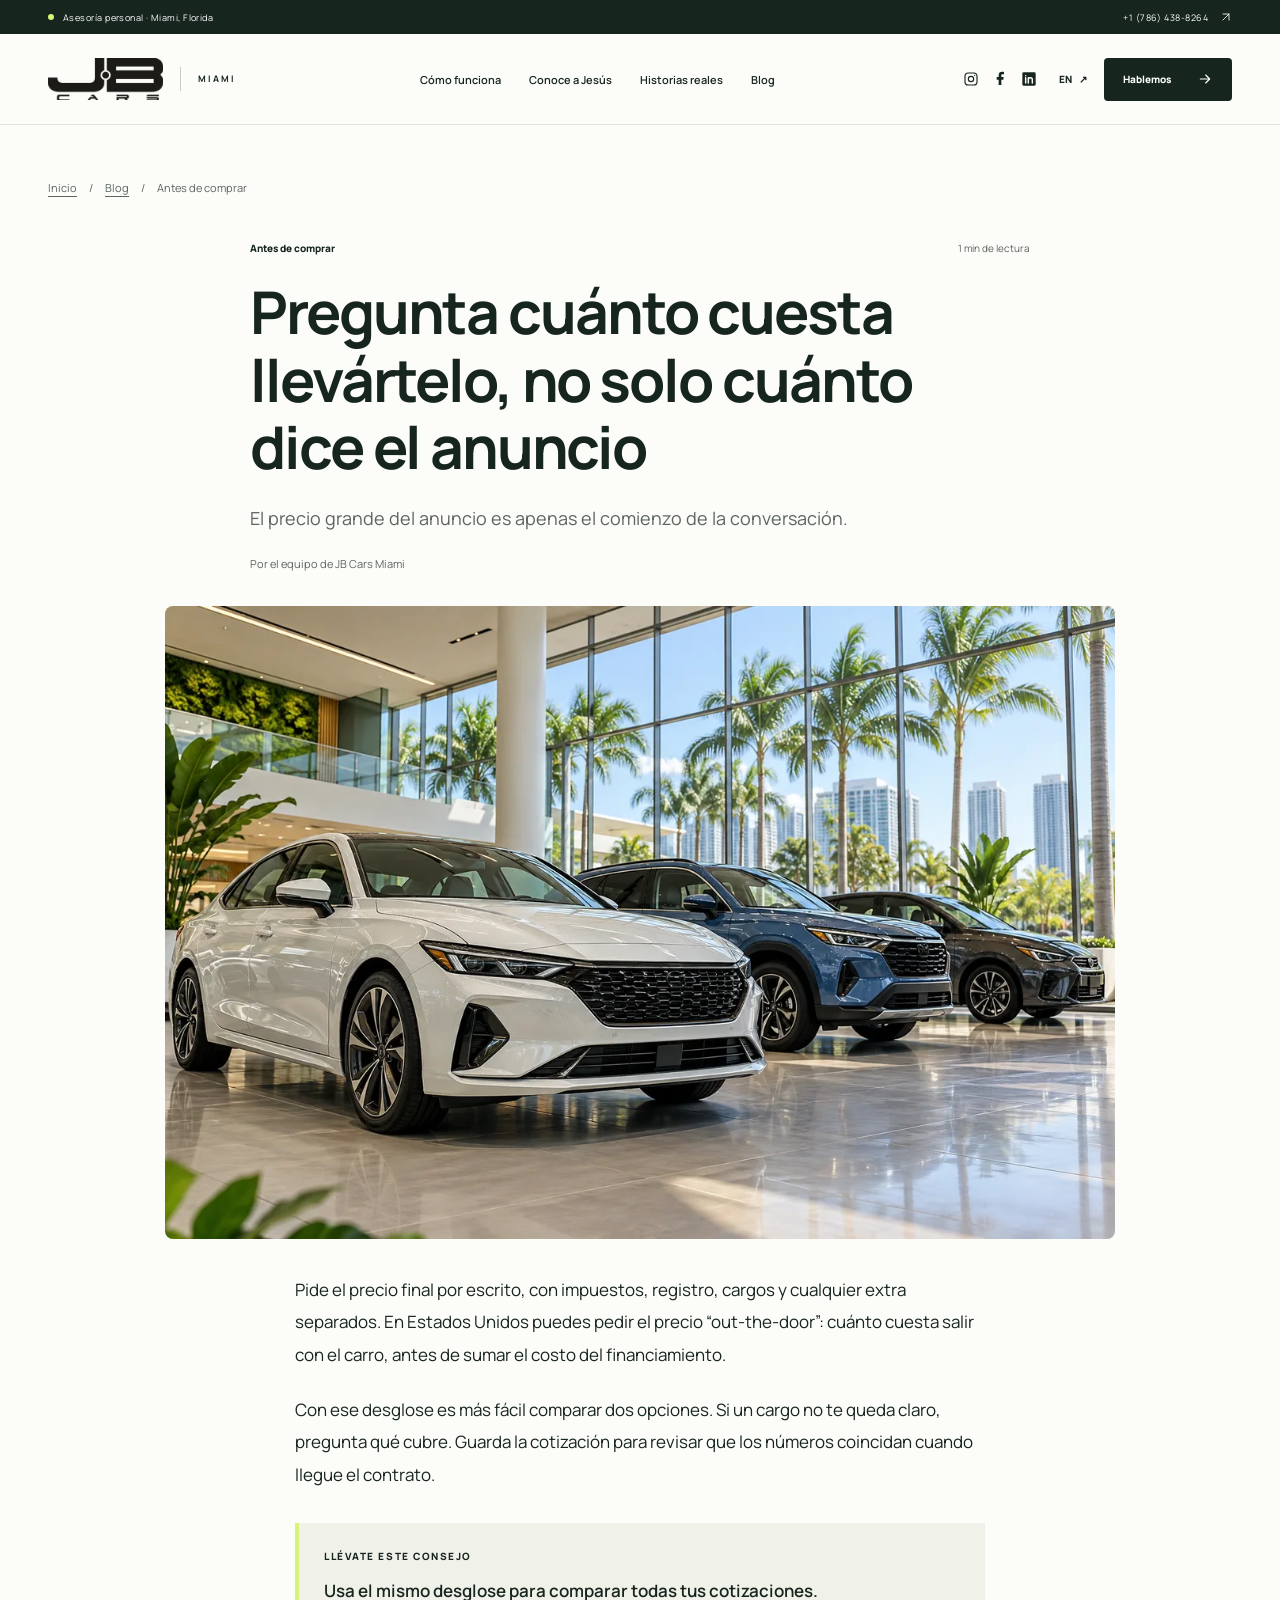
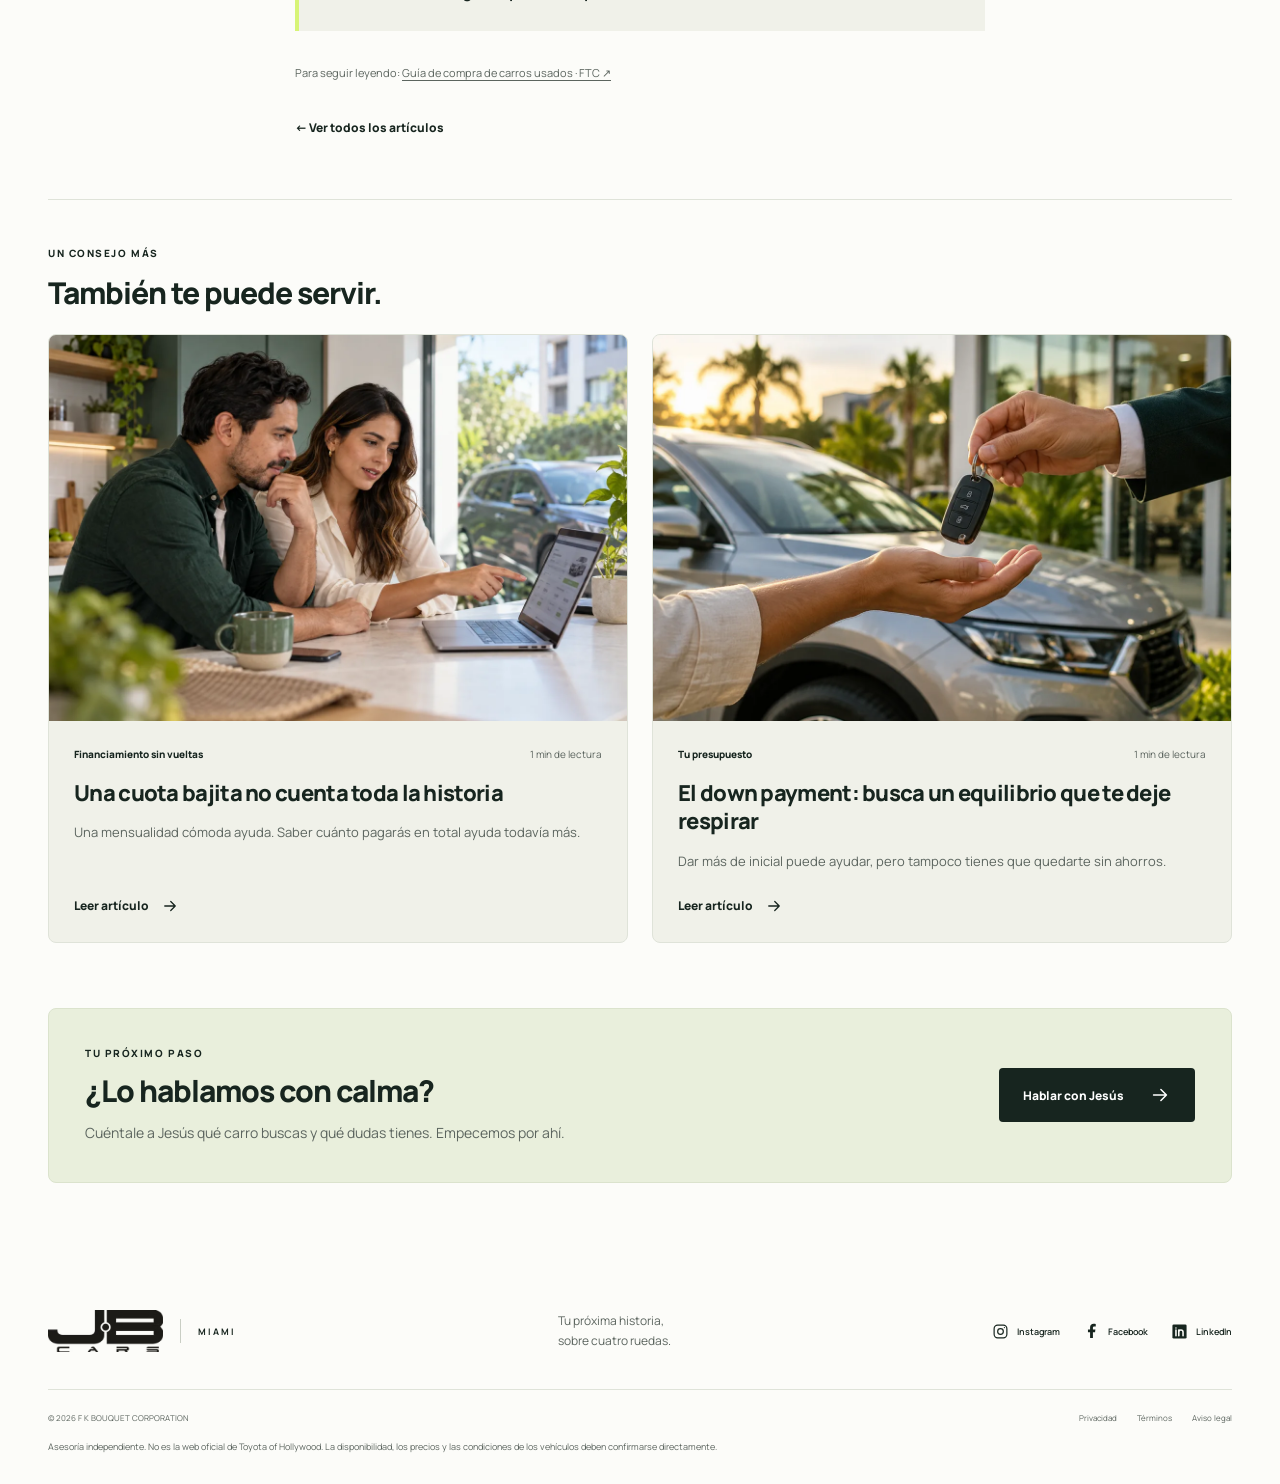
<file: docs/blog/precio-final.html>
<!DOCTYPE html>

<html lang="es">
<head>
<meta charset="utf-8"/>
<meta content="width=device-width, initial-scale=1" name="viewport"/>
<meta content="#17251f" name="theme-color"/>
<title>Pregunta cuánto cuesta llevártelo, no solo cuánto dice el anuncio | JB Cars Miami</title>
<meta content="El precio grande del anuncio es apenas el comienzo de la conversación." name="description"/>
<link href="https://jbcarsadvisor-svg.github.io/jbcars-miami-web/blog/precio-final.html" rel="canonical"/>
<meta content="article" property="og:type"/>
<meta content="es_US" property="og:locale"/>

<meta content="Pregunta cuánto cuesta llevártelo, no solo cuánto dice el anuncio" property="og:title"/>
<meta content="El precio grande del anuncio es apenas el comienzo de la conversación." property="og:description"/>
<meta content="https://jbcarsadvisor-svg.github.io/jbcars-miami-web/blog/precio-final.html" property="og:url"/>
<meta content="https://jbcarsadvisor-svg.github.io/jbcars-miami-web/assets/blog/precio-final.webp?v=20261009-2" property="og:image"/>
<meta content="summary_large_image" name="twitter:card"/>
<link href="../favicon.svg" rel="icon" type="image/svg+xml"/>
<link as="font" crossorigin="" href="../assets/manrope-800.woff2" rel="preload" type="font/woff2"/>
<link href="../styles.css?v=20261009-4" rel="stylesheet"/>

<script type="application/ld+json">{"@context": "https://schema.org", "@graph": [{"@context": "https://schema.org", "@type": "Organization", "name": "JB Cars Miami", "legalName": "F K BOUQUET CORPORATION", "url": "https://jbcarsadvisor-svg.github.io/jbcars-miami-web/", "logo": "https://jbcarsadvisor-svg.github.io/jbcars-miami-web/assets/logo.png", "telephone": "+1-786-438-8264", "email": "jbcarsadvisor@gmail.com", "sameAs": ["https://www.instagram.com/jbcarsmiami/", "https://www.facebook.com/jbcarsmiami/", "https://www.jbcarsmiami.com/", "https://www.linkedin.com/in/jesus-bouquet-meinhardt-769883a0"], "@id": "https://jbcarsadvisor-svg.github.io/jbcars-miami-web/#organization"}, {"@type": "Person", "@id": "https://jbcarsadvisor-svg.github.io/jbcars-miami-web/#jesus", "name": "Jesús F. Bouquet Meinhardt", "worksFor": {"@id": "https://jbcarsadvisor-svg.github.io/jbcars-miami-web/#organization"}, "url": "https://jbcarsadvisor-svg.github.io/jbcars-miami-web/#jesus"}, {"@type": "WebSite", "@id": "https://jbcarsadvisor-svg.github.io/jbcars-miami-web/#website", "url": "https://jbcarsadvisor-svg.github.io/jbcars-miami-web/", "name": "JB Cars Miami", "publisher": {"@id": "https://jbcarsadvisor-svg.github.io/jbcars-miami-web/#organization"}, "inLanguage": ["es", "en"]}, {"@type": "BlogPosting", "@id": "https://jbcarsadvisor-svg.github.io/jbcars-miami-web/blog/precio-final.html#blog", "url": "https://jbcarsadvisor-svg.github.io/jbcars-miami-web/blog/precio-final.html", "name": "Pregunta cuánto cuesta llevártelo, no solo cuánto dice el anuncio", "description": "El precio grande del anuncio es apenas el comienzo de la conversación.", "inLanguage": "es", "publisher": {"@id": "https://jbcarsadvisor-svg.github.io/jbcars-miami-web/#organization"}, "isPartOf": {"@id": "https://jbcarsadvisor-svg.github.io/jbcars-miami-web/blog/#blog"}, "headline": "Pregunta cuánto cuesta llevártelo, no solo cuánto dice el anuncio", "image": "https://jbcarsadvisor-svg.github.io/jbcars-miami-web/assets/blog/precio-final.webp?v=20261009-2", "author": {"@id": "https://jbcarsadvisor-svg.github.io/jbcars-miami-web/#organization"}, "datePublished": "2026-08-14", "dateModified": "2026-10-10", "mainEntityOfPage": "https://jbcarsadvisor-svg.github.io/jbcars-miami-web/blog/precio-final.html", "articleBody": "El precio grande del anuncio es apenas el comienzo de la conversación.\n\nPide el precio final por escrito, con impuestos, registro, cargos y cualquier extra separados. En Estados Unidos puedes pedir el precio “out-the-door”: cuánto cuesta salir con el carro, antes de sumar el costo del financiamiento.\n\nCon ese desglose es más fácil comparar dos opciones. Si un cargo no te queda claro, pregunta qué cubre. Guarda la cotización para revisar que los números coincidan cuando llegue el contrato.\n\nUsa el mismo desglose para comparar todas tus cotizaciones."}, {"@type": "BreadcrumbList", "itemListElement": [{"@type": "ListItem", "position": 1, "name": "Inicio", "item": "https://jbcarsadvisor-svg.github.io/jbcars-miami-web/"}, {"@type": "ListItem", "position": 2, "name": "Blog", "item": "https://jbcarsadvisor-svg.github.io/jbcars-miami-web/blog/"}, {"@type": "ListItem", "position": 3, "name": "Pregunta cuánto cuesta llevártelo, no solo cuánto dice el anuncio", "item": "https://jbcarsadvisor-svg.github.io/jbcars-miami-web/blog/precio-final.html"}]}]}</script>
<meta content="Tres carros de diferentes tamaños en un showroom luminoso en Miami" property="og:image:alt"/><meta content="JB Cars Miami" property="og:site_name"/><meta content="2026-08-14" property="article:published_time"/><meta content="2026-10-10" property="article:modified_time"/><link href="../blog.css?v=20261009-1" rel="stylesheet"/><script defer="" src="../blog.js?v=20261009-1"></script></head>
<body class="blog-page">
<svg aria-hidden="true" class="icon-library" xmlns="http://www.w3.org/2000/svg"><symbol id="arrow" viewbox="0 0 24 24"><path d="M5 12h14M13 6l6 6-6 6"></path></symbol><symbol id="diagonal" viewbox="0 0 24 24"><path d="M6 18 18 6M6 6h12v12"></path></symbol><symbol id="check" viewbox="0 0 24 24"><path d="m5 12 4 4L19 6"></path></symbol><symbol id="phone" viewbox="0 0 24 24"><path d="m7 3-3 2c-2 7 8 17 15 15l2-3-5-4-2 2-5-5 2-2-4-5Z"></path></symbol><symbol id="chat" viewbox="0 0 24 24"><path d="M21 11a9 9 0 0 1-13 8l-5 2 2-5A9 9 0 1 1 21 11Z"></path><path d="M8 10h8M8 14h5"></path></symbol><symbol id="car" viewbox="0 0 24 24"><path d="m3 10 3-6h12l3 6v9h-3v-3H6v3H3v-9Zm0 0h18M6 13h2m8 0h2"></path></symbol><symbol id="pin" viewbox="0 0 24 24"><path d="M19 9c0 6-7 12-7 12S5 15 5 9a7 7 0 1 1 14 0Z"></path><circle cx="12" cy="9" r="2"></circle></symbol><symbol id="instagram" viewbox="0 0 24 24"><rect height="18" rx="5" width="18" x="3" y="3"></rect><circle cx="12" cy="12" r="4"></circle><circle cx="17.5" cy="6.5" fill="currentColor" r=".9" stroke="none"></circle></symbol><symbol id="facebook" viewbox="0 0 24 24"><path d="M14 21v-8h3l.5-4H14V7c0-1.2.4-2 2-2h2V1.4c-.8-.2-2-.4-3-.4-3 0-5 1.8-5 5v3H7v4h3v8Z" fill="currentColor" stroke="none"></path></symbol><symbol id="linkedin" viewbox="0 0 24 24"><rect fill="currentColor" height="20" rx="2" stroke="none" width="20" x="2" y="2"></rect><path d="M7 10v8m0-11v.1M11 18v-8m0 3c0-4 6-4 6 0v5" fill="none" stroke="var(--paper)" stroke-width="2.2"></path></symbol><symbol id="whatsapp" viewbox="0 0 24 24"><path d="M21 11.5a9 9 0 0 1-13 8L3 21l1.5-5A9 9 0 1 1 21 11.5Z"></path><path d="M8 7c0 5 4 8 8 8l1-2-3-1-1 1-3-3 1-1-1-2Z" fill="currentColor" stroke-width=".8"></path></symbol></svg>
<a class="skip-link" data-i18n="skip" href="#main">Ir al contenido</a>
<div class="topline"><div class="container"><span><span class="live-dot"></span><span data-i18n="top">Asesoría personal · Miami, Florida</span></span><a href="tel:+17864388264">+1 (786) 438-8264 <svg class="icon"><use href="#diagonal"></use></svg></a></div></div>
<header class="header" id="header">
<div class="container header-inner">
<a aria-label="JB Cars Miami — Inicio" class="brand" href="../#inicio"><img alt="JB Cars Miami" height="54" src="../assets/logo.webp" width="147"/><span class="brand-divider"></span><span class="brand-city">MIAMI</span></a>
<nav aria-label="Navegación principal" class="desktop-nav"><a data-i18n="navProcess" href="../#como-funciona">Cómo funciona</a><a data-i18n="navJesus" href="../#jesus">Conoce a Jesús</a><a data-i18n="navStories" href="../#historias">Historias reales</a><a data-i18n="navBlog" href="./">Blog</a></nav>
<div class="header-actions"><div class="header-social"><a aria-label="Instagram — JB Cars Miami" href="https://www.instagram.com/jbcarsmiami/" rel="noopener noreferrer" target="_blank"><svg aria-hidden="true" class="icon social-icon"><use href="#instagram"></use></svg></a><a aria-label="Facebook — JB Cars Miami" href="https://www.facebook.com/jbcarsmiami/" rel="noopener noreferrer" target="_blank"><svg aria-hidden="true" class="icon social-icon"><use href="#facebook"></use></svg></a><a aria-label="LinkedIn — JB Cars Miami" href="https://www.linkedin.com/in/jesus-bouquet-meinhardt-769883a0" rel="noopener noreferrer" target="_blank"><svg aria-hidden="true" class="icon social-icon"><use href="#linkedin"></use></svg></a></div><a aria-label="EN — Read this website in English" class="language-switch" href="../en/" hreflang="en" id="language-switch" lang="en">EN <span aria-hidden="true">↗</span></a><a class="button button-dark header-cta" href="../#contacto"><span data-i18n="talk">Hablemos</span><svg class="icon"><use href="#arrow"></use></svg></a><button aria-controls="mobile-nav" aria-expanded="false" aria-label="Abrir menú" class="menu-toggle" id="menu-toggle" type="button"><span></span><span></span></button></div>
</div>
<nav aria-label="Navegación móvil" class="mobile-nav" hidden="" id="mobile-nav"><a data-i18n="navProcess" href="../#como-funciona">Cómo funciona</a><a data-i18n="navJesus" href="../#jesus">Conoce a Jesús</a><a data-i18n="navStories" href="../#historias">Historias reales</a><a data-i18n="navBlog" href="./">Blog</a><a data-i18n="talk" href="../#contacto">Hablemos</a></nav>
</header>
<main id="main"><div class="container blog-container"><nav aria-label="Ruta de navegación" class="blog-breadcrumb"><a href="../">Inicio</a><span aria-hidden="true">/</span><a href="./">Blog</a><span aria-hidden="true">/</span><span>Antes de comprar</span></nav>
<article class="blog-article"><header class="blog-article-heading"><div class="blog-meta"><span>Antes de comprar</span><span>1 min de lectura</span></div><h1>Pregunta cuánto cuesta llevártelo, no solo cuánto dice el anuncio</h1><p class="blog-lead">El precio grande del anuncio es apenas el comienzo de la conversación.</p><span class="blog-byline">Por el equipo de JB Cars Miami</span></header>
<figure class="blog-cover"><img alt="Tres carros de diferentes tamaños en un showroom luminoso en Miami" fetchpriority="high" height="800" loading="eager" src="../assets/blog/precio-final.webp?v=20261009-2" width="1200"/></figure><div class="blog-body"><p>Pide el precio final por escrito, con impuestos, registro, cargos y cualquier extra separados. En Estados Unidos puedes pedir el precio “out-the-door”: cuánto cuesta salir con el carro, antes de sumar el costo del financiamiento.</p><p>Con ese desglose es más fácil comparar dos opciones. Si un cargo no te queda claro, pregunta qué cubre. Guarda la cotización para revisar que los números coincidan cuando llegue el contrato.</p><aside class="blog-tip"><span class="eyebrow">LLÉVATE ESTE CONSEJO</span><p>Usa el mismo desglose para comparar todas tus cotizaciones.</p></aside><div class="blog-sources">Para seguir leyendo: <a href="https://consumidor.ftc.gov/articulos/como-comprar-un-carro-usado-un-concesionario" rel="noopener noreferrer" target="_blank">Guía de compra de carros usados · FTC ↗</a></div><a class="text-link blog-back" href="./">← Ver todos los artículos</a></div></article>
<section aria-labelledby="related-title" class="blog-related"><div class="eyebrow">UN CONSEJO MÁS</div><h2 id="related-title">También te puede servir.</h2><div class="blog-grid"><article class="blog-card">
<a aria-hidden="true" class="blog-card-image" href="financiamiento.html" tabindex="-1"><img alt="Pareja comparando una oferta de financiamiento en una laptop en casa" height="800" loading="lazy" src="../assets/blog/financiamiento.webp?v=20261009-2" width="1200"/></a>
<div class="blog-card-copy"><div class="blog-meta"><span>Financiamiento sin vueltas</span><span>1 min de lectura</span></div>
<h2><a href="financiamiento.html">Una cuota bajita no cuenta toda la historia</a></h2><p>Una mensualidad cómoda ayuda. Saber cuánto pagarás en total ayuda todavía más.</p>
<a aria-label="Leer: Una cuota bajita no cuenta toda la historia" class="text-link blog-read" href="financiamiento.html">Leer artículo <svg aria-hidden="true" class="icon"><use href="#arrow"></use></svg></a></div></article><article class="blog-card">
<a aria-hidden="true" class="blog-card-image" href="down-payment.html" tabindex="-1"><img alt="Detalle de la entrega de una llave de carro al comprador" height="800" loading="lazy" src="../assets/blog/down-payment.webp?v=20261009-2" width="1200"/></a>
<div class="blog-card-copy"><div class="blog-meta"><span>Tu presupuesto</span><span>1 min de lectura</span></div>
<h2><a href="down-payment.html">El down payment: busca un equilibrio que te deje respirar</a></h2><p>Dar más de inicial puede ayudar, pero tampoco tienes que quedarte sin ahorros.</p>
<a aria-label="Leer: El down payment: busca un equilibrio que te deje respirar" class="text-link blog-read" href="down-payment.html">Leer artículo <svg aria-hidden="true" class="icon"><use href="#arrow"></use></svg></a></div></article></div></section><aside class="blog-cta"><div><span class="eyebrow">TU PRÓXIMO PASO</span><h2>¿Lo hablamos con calma?</h2><p>Cuéntale a Jesús qué carro buscas y qué dudas tienes. Empecemos por ahí.</p></div><a class="button button-dark" href="../#contacto">Hablar con Jesús <svg aria-hidden="true" class="icon"><use href="#arrow"></use></svg></a></aside></div></main>
<footer class="footer"><div class="container"><div class="footer-main"><a aria-label="JB Cars Miami — Inicio" class="brand" href="../#inicio"><img alt="JB Cars Miami" height="54" src="../assets/logo.webp" width="147"/><span class="brand-divider"></span><span class="brand-city">MIAMI</span></a><p data-i18n="footerDesc">Tu próxima historia,<br/>sobre cuatro ruedas.</p><div class="footer-social"><a href="https://www.instagram.com/jbcarsmiami/" rel="noopener noreferrer" target="_blank"><svg aria-hidden="true" class="icon social-icon"><use href="#instagram"></use></svg><span>Instagram</span></a><a href="https://www.facebook.com/jbcarsmiami/" rel="noopener noreferrer" target="_blank"><svg aria-hidden="true" class="icon social-icon"><use href="#facebook"></use></svg><span>Facebook</span></a><a href="https://www.linkedin.com/in/jesus-bouquet-meinhardt-769883a0" rel="noopener noreferrer" target="_blank"><svg aria-hidden="true" class="icon social-icon"><use href="#linkedin"></use></svg><span>LinkedIn</span></a></div></div><div class="footer-bottom"><span>© <span id="year">2026</span> F K BOUQUET CORPORATION</span><div><a data-i18n="privacy" href="https://www.jbcarsmiami.com/blank" rel="noopener noreferrer" target="_blank">Privacidad</a><a data-i18n="terms" href="https://www.jbcarsmiami.com/blank-1" rel="noopener noreferrer" target="_blank">Términos</a><a data-i18n="disclaimer" href="https://www.jbcarsmiami.com/blank-2" rel="noopener noreferrer" target="_blank">Aviso legal</a></div></div><p class="footer-disclaimer" data-i18n="independent">Asesoría independiente. No es la web oficial de Toyota of Hollywood. La disponibilidad, los precios y las condiciones de los vehículos deben confirmarse directamente.</p></div></footer>
<div class="mobile-contact"><a href="tel:+17864388264"><svg class="icon"><use href="#phone"></use></svg><span data-i18n="call">Llamar</span></a><a href="../#contacto"><span data-i18n="find">Encontrar mi carro</span><svg class="icon"><use href="#arrow"></use></svg></a></div>
<div aria-live="polite" class="sr-only" id="status" role="status"></div>
</body>
</html>
</file>
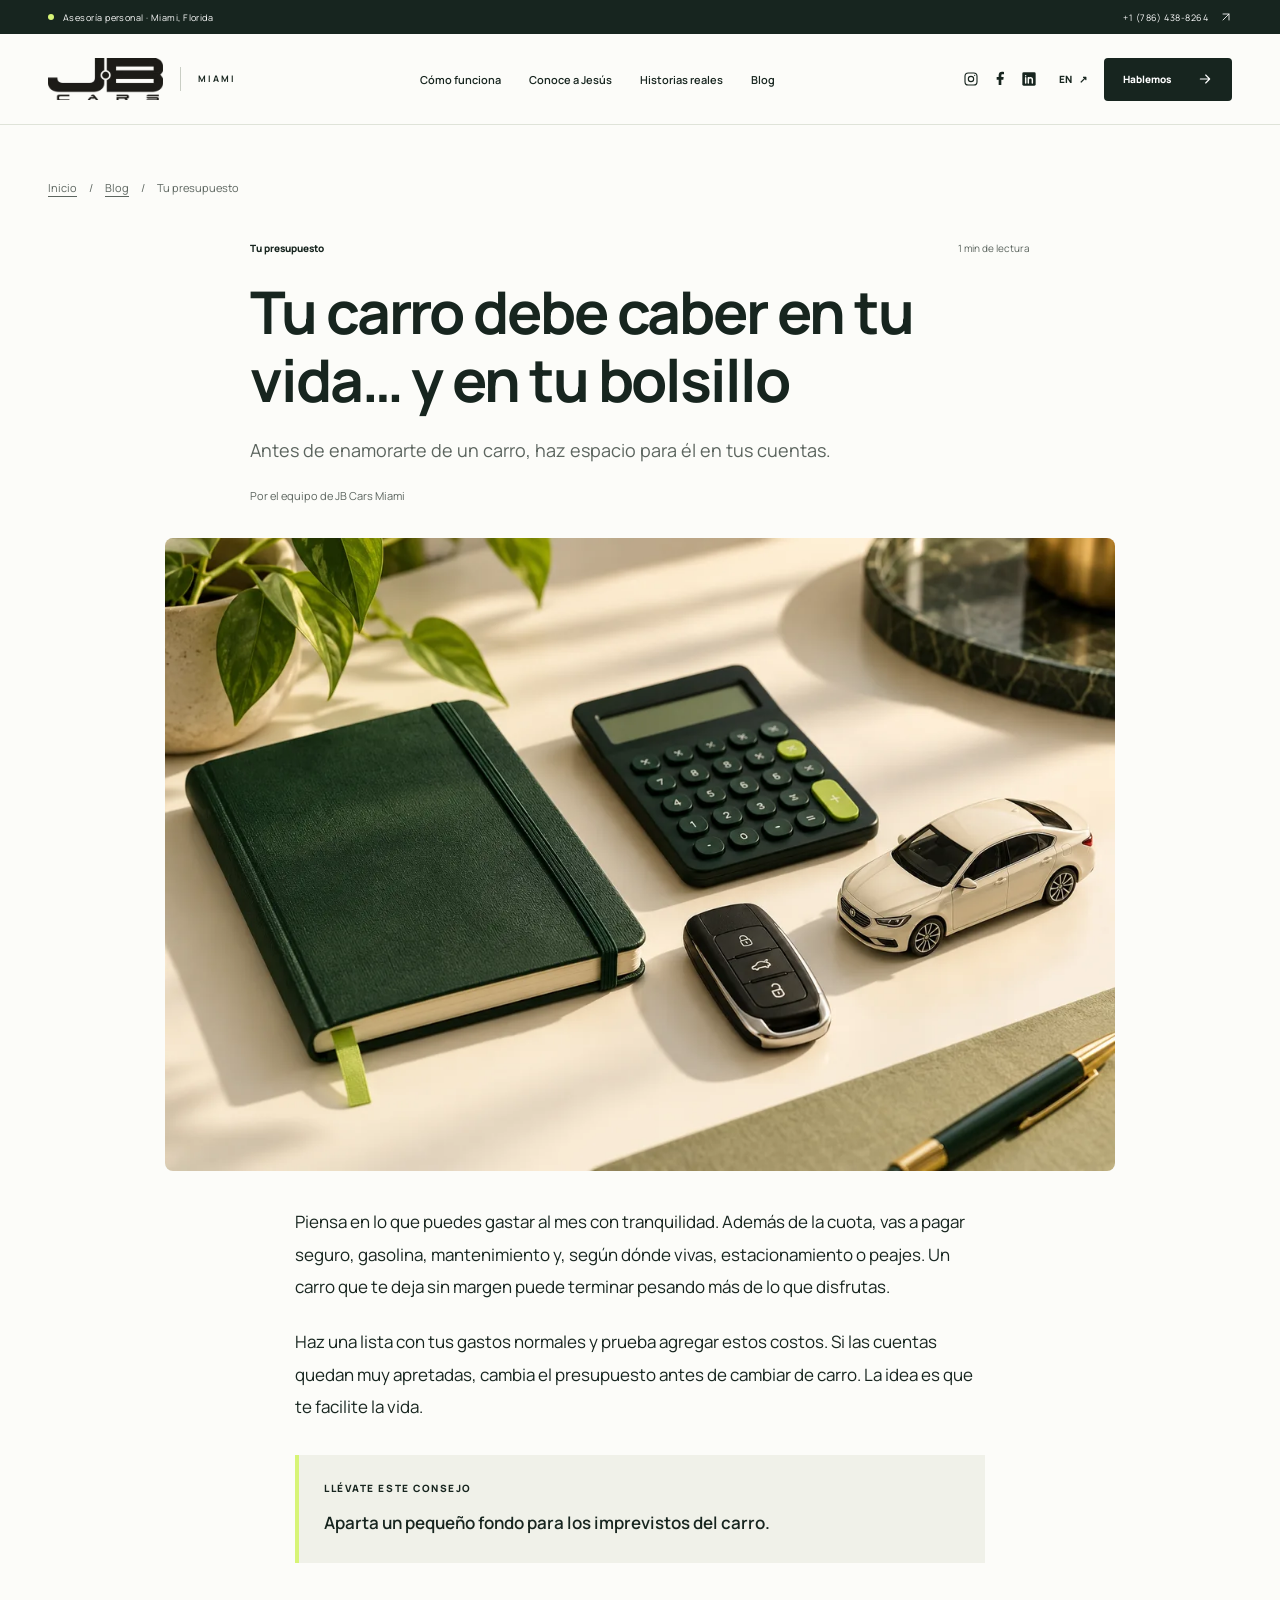
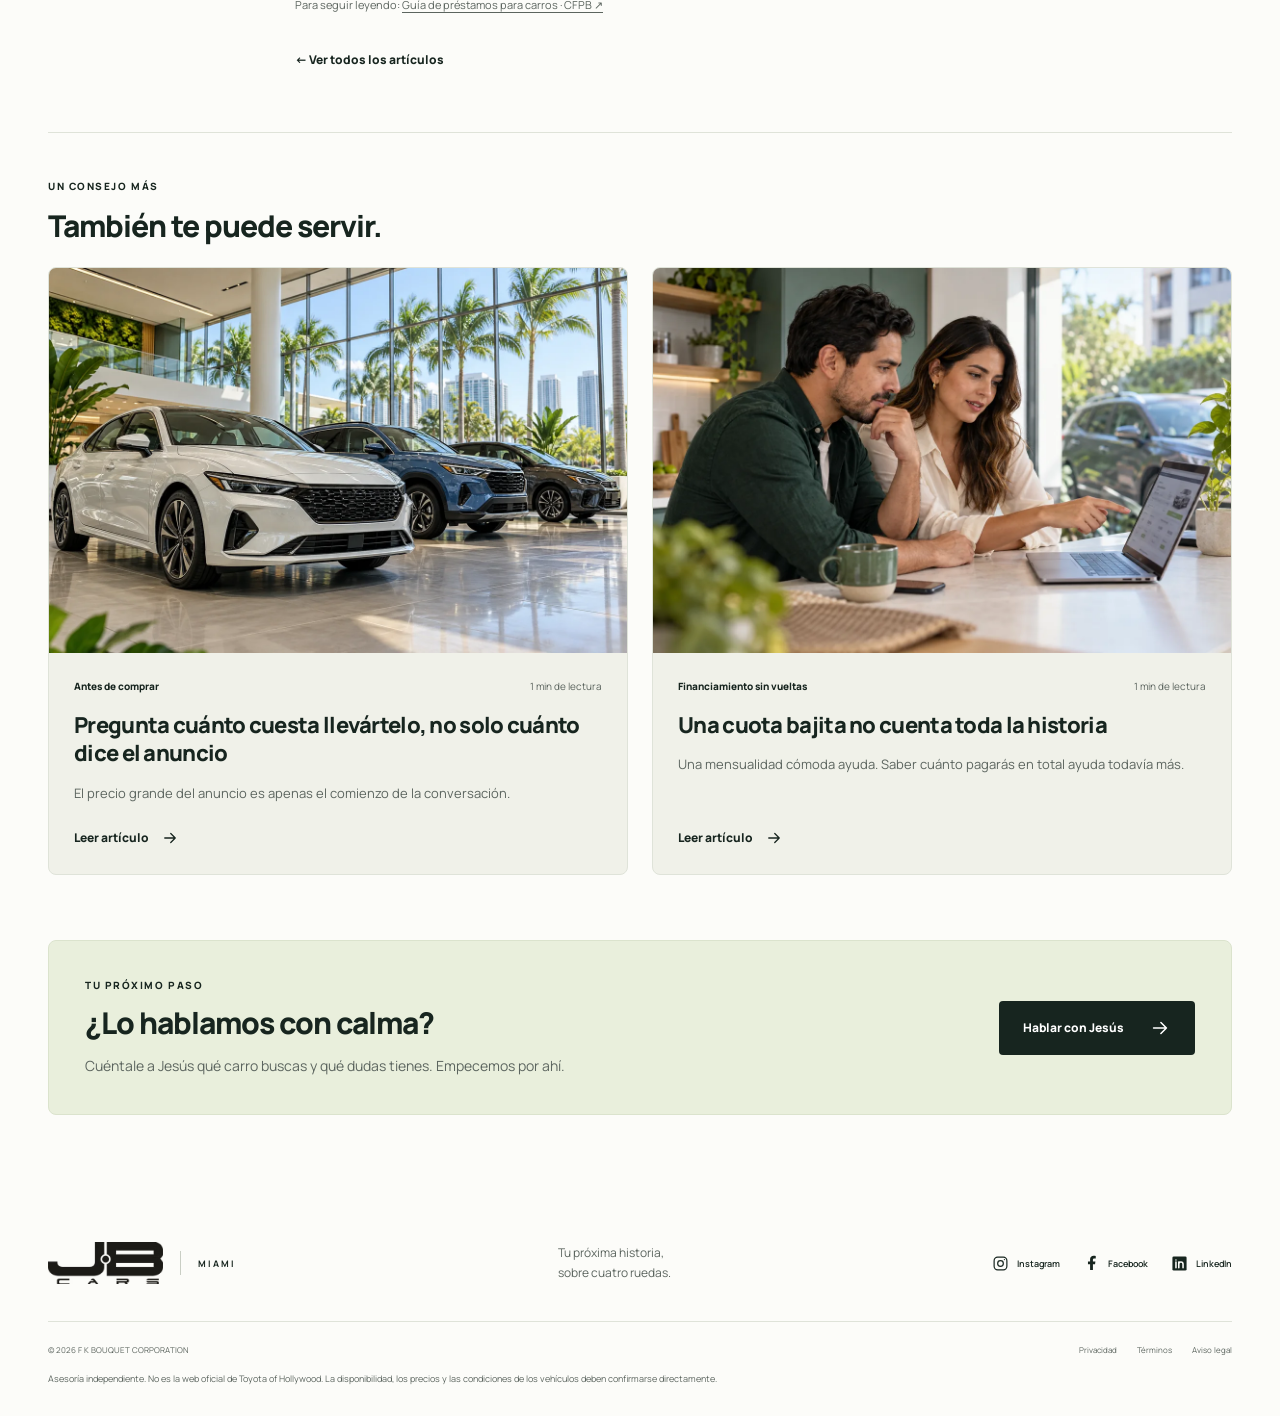
<file: docs/blog/presupuesto.html>
<!DOCTYPE html>

<html lang="es">
<head>
<meta charset="utf-8"/>
<meta content="width=device-width, initial-scale=1" name="viewport"/>
<meta content="#17251f" name="theme-color"/>
<title>Tu carro debe caber en tu vida… y en tu bolsillo | JB Cars Miami</title>
<meta content="Antes de enamorarte de un carro, haz espacio para él en tus cuentas." name="description"/>
<link href="https://jbcarsadvisor-svg.github.io/jbcars-miami-web/blog/presupuesto.html" rel="canonical"/>
<meta content="article" property="og:type"/>
<meta content="es_US" property="og:locale"/>

<meta content="Tu carro debe caber en tu vida… y en tu bolsillo" property="og:title"/>
<meta content="Antes de enamorarte de un carro, haz espacio para él en tus cuentas." property="og:description"/>
<meta content="https://jbcarsadvisor-svg.github.io/jbcars-miami-web/blog/presupuesto.html" property="og:url"/>
<meta content="https://jbcarsadvisor-svg.github.io/jbcars-miami-web/assets/blog/presupuesto.webp?v=20261009-2" property="og:image"/>
<meta content="summary_large_image" name="twitter:card"/>
<link href="../favicon.svg" rel="icon" type="image/svg+xml"/>
<link as="font" crossorigin="" href="../assets/manrope-800.woff2" rel="preload" type="font/woff2"/>
<link href="../styles.css?v=20261009-4" rel="stylesheet"/>

<script type="application/ld+json">{"@context": "https://schema.org", "@graph": [{"@context": "https://schema.org", "@type": "Organization", "name": "JB Cars Miami", "legalName": "F K BOUQUET CORPORATION", "url": "https://jbcarsadvisor-svg.github.io/jbcars-miami-web/", "logo": "https://jbcarsadvisor-svg.github.io/jbcars-miami-web/assets/logo.png", "telephone": "+1-786-438-8264", "email": "jbcarsadvisor@gmail.com", "sameAs": ["https://www.instagram.com/jbcarsmiami/", "https://www.facebook.com/jbcarsmiami/", "https://www.jbcarsmiami.com/", "https://www.linkedin.com/in/jesus-bouquet-meinhardt-769883a0"], "@id": "https://jbcarsadvisor-svg.github.io/jbcars-miami-web/#organization"}, {"@type": "Person", "@id": "https://jbcarsadvisor-svg.github.io/jbcars-miami-web/#jesus", "name": "Jesús F. Bouquet Meinhardt", "worksFor": {"@id": "https://jbcarsadvisor-svg.github.io/jbcars-miami-web/#organization"}, "url": "https://jbcarsadvisor-svg.github.io/jbcars-miami-web/#jesus"}, {"@type": "WebSite", "@id": "https://jbcarsadvisor-svg.github.io/jbcars-miami-web/#website", "url": "https://jbcarsadvisor-svg.github.io/jbcars-miami-web/", "name": "JB Cars Miami", "publisher": {"@id": "https://jbcarsadvisor-svg.github.io/jbcars-miami-web/#organization"}, "inLanguage": ["es", "en"]}, {"@type": "BlogPosting", "@id": "https://jbcarsadvisor-svg.github.io/jbcars-miami-web/blog/presupuesto.html#blog", "url": "https://jbcarsadvisor-svg.github.io/jbcars-miami-web/blog/presupuesto.html", "name": "Tu carro debe caber en tu vida… y en tu bolsillo", "description": "Antes de enamorarte de un carro, haz espacio para él en tus cuentas.", "inLanguage": "es", "publisher": {"@id": "https://jbcarsadvisor-svg.github.io/jbcars-miami-web/#organization"}, "isPartOf": {"@id": "https://jbcarsadvisor-svg.github.io/jbcars-miami-web/blog/#blog"}, "headline": "Tu carro debe caber en tu vida… y en tu bolsillo", "image": "https://jbcarsadvisor-svg.github.io/jbcars-miami-web/assets/blog/presupuesto.webp?v=20261009-2", "author": {"@id": "https://jbcarsadvisor-svg.github.io/jbcars-miami-web/#organization"}, "datePublished": "2026-08-07", "dateModified": "2026-10-10", "mainEntityOfPage": "https://jbcarsadvisor-svg.github.io/jbcars-miami-web/blog/presupuesto.html", "articleBody": "Antes de enamorarte de un carro, haz espacio para él en tus cuentas.\n\nPiensa en lo que puedes gastar al mes con tranquilidad. Además de la cuota, vas a pagar seguro, gasolina, mantenimiento y, según dónde vivas, estacionamiento o peajes. Un carro que te deja sin margen puede terminar pesando más de lo que disfrutas.\n\nHaz una lista con tus gastos normales y prueba agregar estos costos. Si las cuentas quedan muy apretadas, cambia el presupuesto antes de cambiar de carro. La idea es que te facilite la vida.\n\nAparta un pequeño fondo para los imprevistos del carro."}, {"@type": "BreadcrumbList", "itemListElement": [{"@type": "ListItem", "position": 1, "name": "Inicio", "item": "https://jbcarsadvisor-svg.github.io/jbcars-miami-web/"}, {"@type": "ListItem", "position": 2, "name": "Blog", "item": "https://jbcarsadvisor-svg.github.io/jbcars-miami-web/blog/"}, {"@type": "ListItem", "position": 3, "name": "Tu carro debe caber en tu vida… y en tu bolsillo", "item": "https://jbcarsadvisor-svg.github.io/jbcars-miami-web/blog/presupuesto.html"}]}]}</script>
<meta content="Calculadora, libreta verde y un carro en miniatura sobre un escritorio claro" property="og:image:alt"/><meta content="JB Cars Miami" property="og:site_name"/><meta content="2026-08-07" property="article:published_time"/><meta content="2026-10-10" property="article:modified_time"/><link href="../blog.css?v=20261009-1" rel="stylesheet"/><script defer="" src="../blog.js?v=20261009-1"></script></head>
<body class="blog-page">
<svg aria-hidden="true" class="icon-library" xmlns="http://www.w3.org/2000/svg"><symbol id="arrow" viewbox="0 0 24 24"><path d="M5 12h14M13 6l6 6-6 6"></path></symbol><symbol id="diagonal" viewbox="0 0 24 24"><path d="M6 18 18 6M6 6h12v12"></path></symbol><symbol id="check" viewbox="0 0 24 24"><path d="m5 12 4 4L19 6"></path></symbol><symbol id="phone" viewbox="0 0 24 24"><path d="m7 3-3 2c-2 7 8 17 15 15l2-3-5-4-2 2-5-5 2-2-4-5Z"></path></symbol><symbol id="chat" viewbox="0 0 24 24"><path d="M21 11a9 9 0 0 1-13 8l-5 2 2-5A9 9 0 1 1 21 11Z"></path><path d="M8 10h8M8 14h5"></path></symbol><symbol id="car" viewbox="0 0 24 24"><path d="m3 10 3-6h12l3 6v9h-3v-3H6v3H3v-9Zm0 0h18M6 13h2m8 0h2"></path></symbol><symbol id="pin" viewbox="0 0 24 24"><path d="M19 9c0 6-7 12-7 12S5 15 5 9a7 7 0 1 1 14 0Z"></path><circle cx="12" cy="9" r="2"></circle></symbol><symbol id="instagram" viewbox="0 0 24 24"><rect height="18" rx="5" width="18" x="3" y="3"></rect><circle cx="12" cy="12" r="4"></circle><circle cx="17.5" cy="6.5" fill="currentColor" r=".9" stroke="none"></circle></symbol><symbol id="facebook" viewbox="0 0 24 24"><path d="M14 21v-8h3l.5-4H14V7c0-1.2.4-2 2-2h2V1.4c-.8-.2-2-.4-3-.4-3 0-5 1.8-5 5v3H7v4h3v8Z" fill="currentColor" stroke="none"></path></symbol><symbol id="linkedin" viewbox="0 0 24 24"><rect fill="currentColor" height="20" rx="2" stroke="none" width="20" x="2" y="2"></rect><path d="M7 10v8m0-11v.1M11 18v-8m0 3c0-4 6-4 6 0v5" fill="none" stroke="var(--paper)" stroke-width="2.2"></path></symbol><symbol id="whatsapp" viewbox="0 0 24 24"><path d="M21 11.5a9 9 0 0 1-13 8L3 21l1.5-5A9 9 0 1 1 21 11.5Z"></path><path d="M8 7c0 5 4 8 8 8l1-2-3-1-1 1-3-3 1-1-1-2Z" fill="currentColor" stroke-width=".8"></path></symbol></svg>
<a class="skip-link" data-i18n="skip" href="#main">Ir al contenido</a>
<div class="topline"><div class="container"><span><span class="live-dot"></span><span data-i18n="top">Asesoría personal · Miami, Florida</span></span><a href="tel:+17864388264">+1 (786) 438-8264 <svg class="icon"><use href="#diagonal"></use></svg></a></div></div>
<header class="header" id="header">
<div class="container header-inner">
<a aria-label="JB Cars Miami — Inicio" class="brand" href="../#inicio"><img alt="JB Cars Miami" height="54" src="../assets/logo.webp" width="147"/><span class="brand-divider"></span><span class="brand-city">MIAMI</span></a>
<nav aria-label="Navegación principal" class="desktop-nav"><a data-i18n="navProcess" href="../#como-funciona">Cómo funciona</a><a data-i18n="navJesus" href="../#jesus">Conoce a Jesús</a><a data-i18n="navStories" href="../#historias">Historias reales</a><a data-i18n="navBlog" href="./">Blog</a></nav>
<div class="header-actions"><div class="header-social"><a aria-label="Instagram — JB Cars Miami" href="https://www.instagram.com/jbcarsmiami/" rel="noopener noreferrer" target="_blank"><svg aria-hidden="true" class="icon social-icon"><use href="#instagram"></use></svg></a><a aria-label="Facebook — JB Cars Miami" href="https://www.facebook.com/jbcarsmiami/" rel="noopener noreferrer" target="_blank"><svg aria-hidden="true" class="icon social-icon"><use href="#facebook"></use></svg></a><a aria-label="LinkedIn — JB Cars Miami" href="https://www.linkedin.com/in/jesus-bouquet-meinhardt-769883a0" rel="noopener noreferrer" target="_blank"><svg aria-hidden="true" class="icon social-icon"><use href="#linkedin"></use></svg></a></div><a aria-label="EN — Read this website in English" class="language-switch" href="../en/" hreflang="en" id="language-switch" lang="en">EN <span aria-hidden="true">↗</span></a><a class="button button-dark header-cta" href="../#contacto"><span data-i18n="talk">Hablemos</span><svg class="icon"><use href="#arrow"></use></svg></a><button aria-controls="mobile-nav" aria-expanded="false" aria-label="Abrir menú" class="menu-toggle" id="menu-toggle" type="button"><span></span><span></span></button></div>
</div>
<nav aria-label="Navegación móvil" class="mobile-nav" hidden="" id="mobile-nav"><a data-i18n="navProcess" href="../#como-funciona">Cómo funciona</a><a data-i18n="navJesus" href="../#jesus">Conoce a Jesús</a><a data-i18n="navStories" href="../#historias">Historias reales</a><a data-i18n="navBlog" href="./">Blog</a><a data-i18n="talk" href="../#contacto">Hablemos</a></nav>
</header>
<main id="main"><div class="container blog-container"><nav aria-label="Ruta de navegación" class="blog-breadcrumb"><a href="../">Inicio</a><span aria-hidden="true">/</span><a href="./">Blog</a><span aria-hidden="true">/</span><span>Tu presupuesto</span></nav>
<article class="blog-article"><header class="blog-article-heading"><div class="blog-meta"><span>Tu presupuesto</span><span>1 min de lectura</span></div><h1>Tu carro debe caber en tu vida… y en tu bolsillo</h1><p class="blog-lead">Antes de enamorarte de un carro, haz espacio para él en tus cuentas.</p><span class="blog-byline">Por el equipo de JB Cars Miami</span></header>
<figure class="blog-cover"><img alt="Calculadora, libreta verde y un carro en miniatura sobre un escritorio claro" fetchpriority="high" height="800" loading="eager" src="../assets/blog/presupuesto.webp?v=20261009-2" width="1200"/></figure><div class="blog-body"><p>Piensa en lo que puedes gastar al mes con tranquilidad. Además de la cuota, vas a pagar seguro, gasolina, mantenimiento y, según dónde vivas, estacionamiento o peajes. Un carro que te deja sin margen puede terminar pesando más de lo que disfrutas.</p><p>Haz una lista con tus gastos normales y prueba agregar estos costos. Si las cuentas quedan muy apretadas, cambia el presupuesto antes de cambiar de carro. La idea es que te facilite la vida.</p><aside class="blog-tip"><span class="eyebrow">LLÉVATE ESTE CONSEJO</span><p>Aparta un pequeño fondo para los imprevistos del carro.</p></aside><div class="blog-sources">Para seguir leyendo: <a href="https://www.consumerfinance.gov/consumer-tools/auto-loans/" rel="noopener noreferrer" target="_blank">Guía de préstamos para carros · CFPB ↗</a></div><a class="text-link blog-back" href="./">← Ver todos los artículos</a></div></article>
<section aria-labelledby="related-title" class="blog-related"><div class="eyebrow">UN CONSEJO MÁS</div><h2 id="related-title">También te puede servir.</h2><div class="blog-grid"><article class="blog-card">
<a aria-hidden="true" class="blog-card-image" href="precio-final.html" tabindex="-1"><img alt="Tres carros de diferentes tamaños en un showroom luminoso en Miami" height="800" loading="lazy" src="../assets/blog/precio-final.webp?v=20261009-2" width="1200"/></a>
<div class="blog-card-copy"><div class="blog-meta"><span>Antes de comprar</span><span>1 min de lectura</span></div>
<h2><a href="precio-final.html">Pregunta cuánto cuesta llevártelo, no solo cuánto dice el anuncio</a></h2><p>El precio grande del anuncio es apenas el comienzo de la conversación.</p>
<a aria-label="Leer: Pregunta cuánto cuesta llevártelo, no solo cuánto dice el anuncio" class="text-link blog-read" href="precio-final.html">Leer artículo <svg aria-hidden="true" class="icon"><use href="#arrow"></use></svg></a></div></article><article class="blog-card">
<a aria-hidden="true" class="blog-card-image" href="financiamiento.html" tabindex="-1"><img alt="Pareja comparando una oferta de financiamiento en una laptop en casa" height="800" loading="lazy" src="../assets/blog/financiamiento.webp?v=20261009-2" width="1200"/></a>
<div class="blog-card-copy"><div class="blog-meta"><span>Financiamiento sin vueltas</span><span>1 min de lectura</span></div>
<h2><a href="financiamiento.html">Una cuota bajita no cuenta toda la historia</a></h2><p>Una mensualidad cómoda ayuda. Saber cuánto pagarás en total ayuda todavía más.</p>
<a aria-label="Leer: Una cuota bajita no cuenta toda la historia" class="text-link blog-read" href="financiamiento.html">Leer artículo <svg aria-hidden="true" class="icon"><use href="#arrow"></use></svg></a></div></article></div></section><aside class="blog-cta"><div><span class="eyebrow">TU PRÓXIMO PASO</span><h2>¿Lo hablamos con calma?</h2><p>Cuéntale a Jesús qué carro buscas y qué dudas tienes. Empecemos por ahí.</p></div><a class="button button-dark" href="../#contacto">Hablar con Jesús <svg aria-hidden="true" class="icon"><use href="#arrow"></use></svg></a></aside></div></main>
<footer class="footer"><div class="container"><div class="footer-main"><a aria-label="JB Cars Miami — Inicio" class="brand" href="../#inicio"><img alt="JB Cars Miami" height="54" src="../assets/logo.webp" width="147"/><span class="brand-divider"></span><span class="brand-city">MIAMI</span></a><p data-i18n="footerDesc">Tu próxima historia,<br/>sobre cuatro ruedas.</p><div class="footer-social"><a href="https://www.instagram.com/jbcarsmiami/" rel="noopener noreferrer" target="_blank"><svg aria-hidden="true" class="icon social-icon"><use href="#instagram"></use></svg><span>Instagram</span></a><a href="https://www.facebook.com/jbcarsmiami/" rel="noopener noreferrer" target="_blank"><svg aria-hidden="true" class="icon social-icon"><use href="#facebook"></use></svg><span>Facebook</span></a><a href="https://www.linkedin.com/in/jesus-bouquet-meinhardt-769883a0" rel="noopener noreferrer" target="_blank"><svg aria-hidden="true" class="icon social-icon"><use href="#linkedin"></use></svg><span>LinkedIn</span></a></div></div><div class="footer-bottom"><span>© <span id="year">2026</span> F K BOUQUET CORPORATION</span><div><a data-i18n="privacy" href="https://www.jbcarsmiami.com/blank" rel="noopener noreferrer" target="_blank">Privacidad</a><a data-i18n="terms" href="https://www.jbcarsmiami.com/blank-1" rel="noopener noreferrer" target="_blank">Términos</a><a data-i18n="disclaimer" href="https://www.jbcarsmiami.com/blank-2" rel="noopener noreferrer" target="_blank">Aviso legal</a></div></div><p class="footer-disclaimer" data-i18n="independent">Asesoría independiente. No es la web oficial de Toyota of Hollywood. La disponibilidad, los precios y las condiciones de los vehículos deben confirmarse directamente.</p></div></footer>
<div class="mobile-contact"><a href="tel:+17864388264"><svg class="icon"><use href="#phone"></use></svg><span data-i18n="call">Llamar</span></a><a href="../#contacto"><span data-i18n="find">Encontrar mi carro</span><svg class="icon"><use href="#arrow"></use></svg></a></div>
<div aria-live="polite" class="sr-only" id="status" role="status"></div>
</body>
</html>
</file>
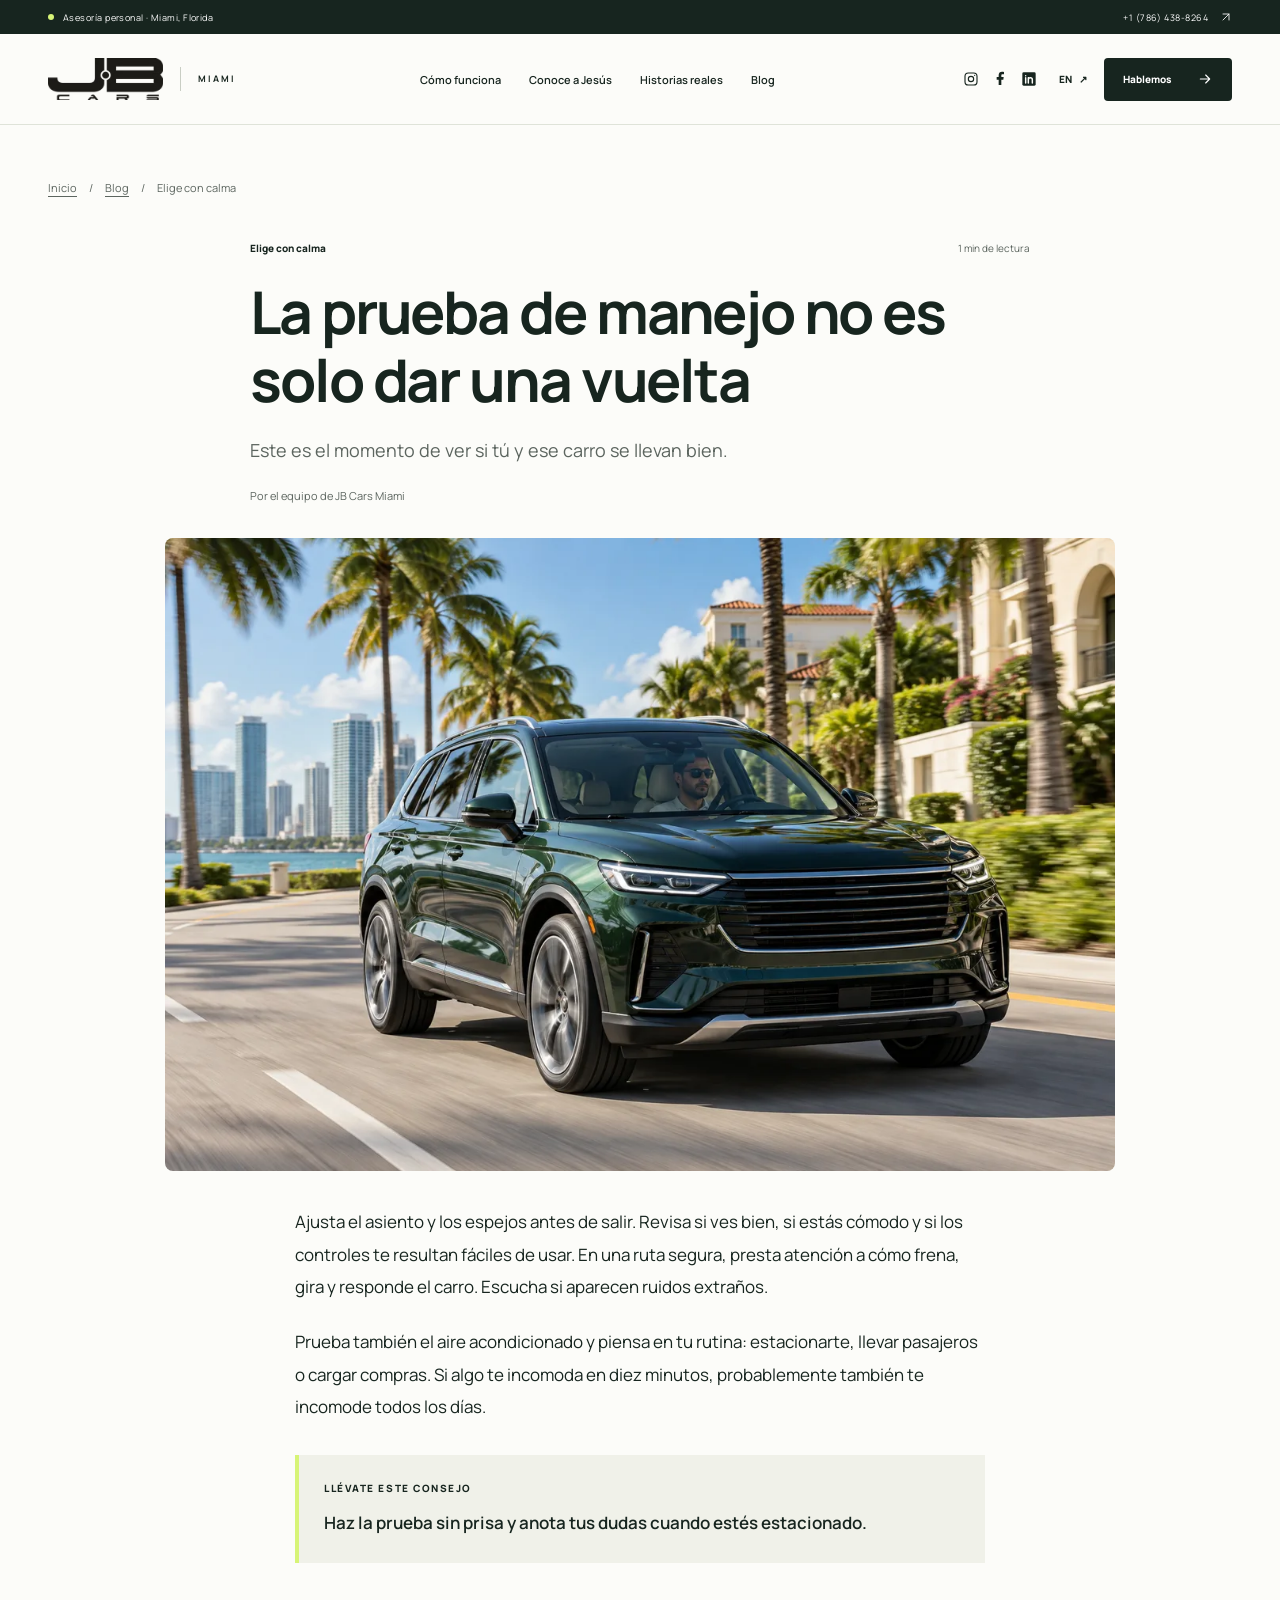
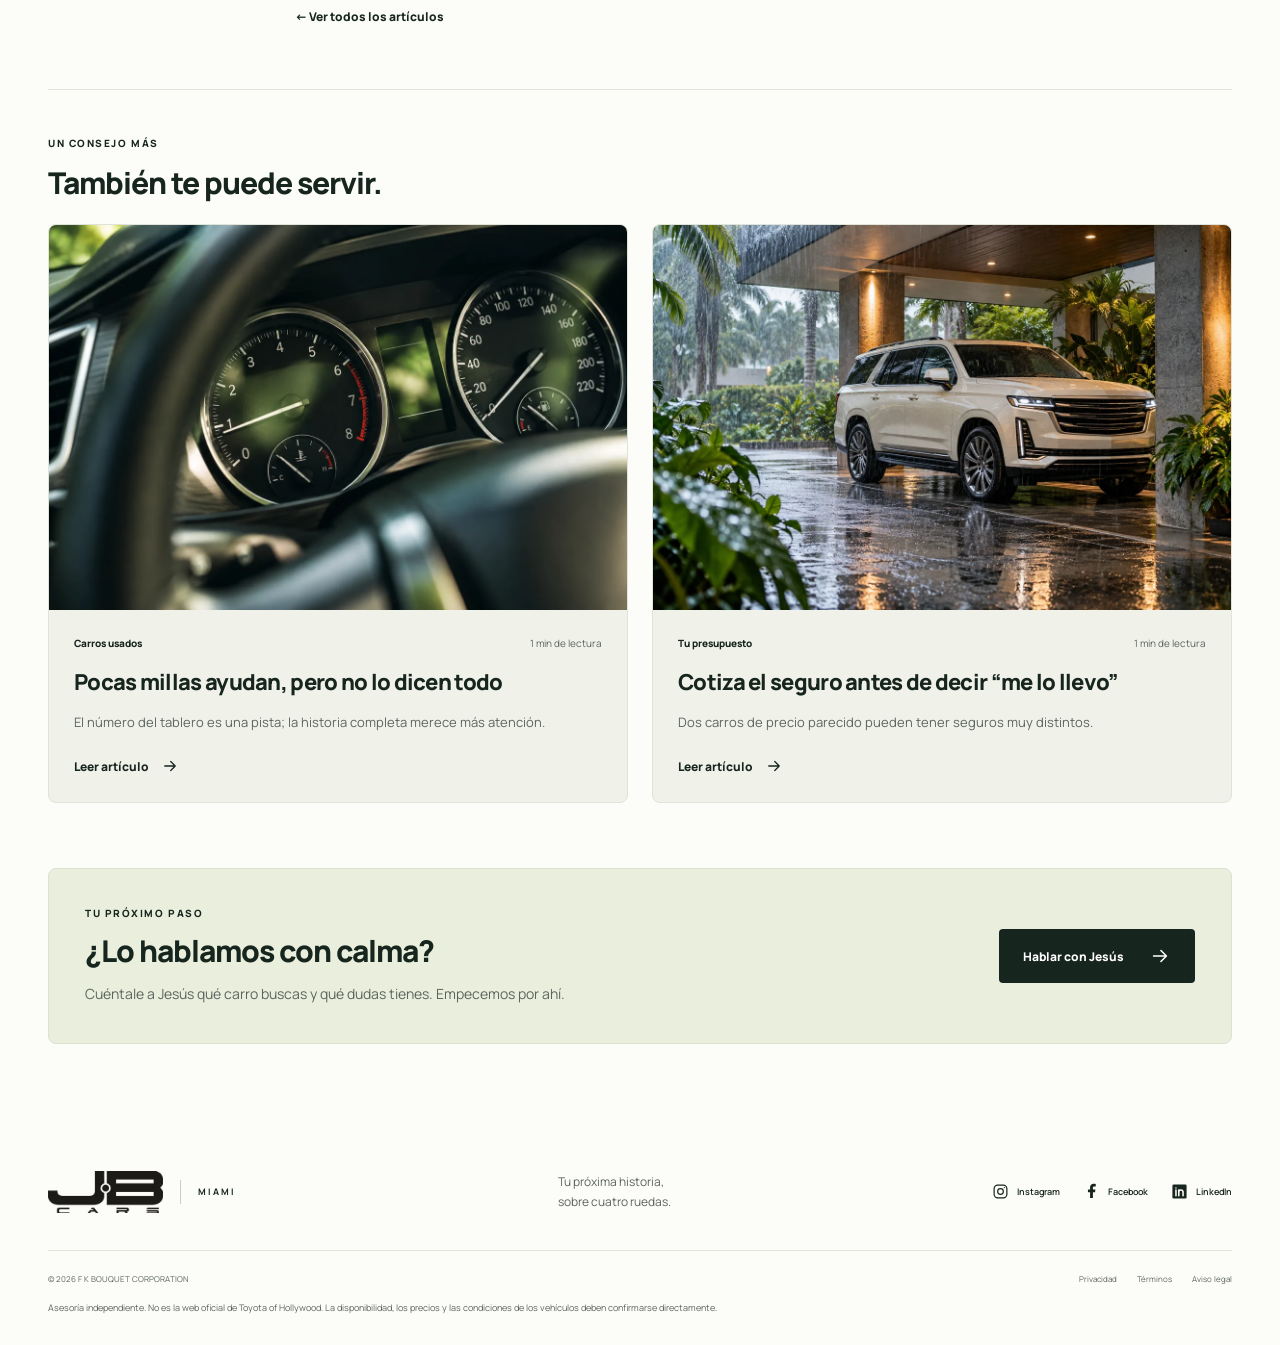
<file: docs/blog/prueba-manejo.html>
<!DOCTYPE html>

<html lang="es">
<head>
<meta charset="utf-8"/>
<meta content="width=device-width, initial-scale=1" name="viewport"/>
<meta content="#17251f" name="theme-color"/>
<title>La prueba de manejo no es solo dar una vuelta | JB Cars Miami</title>
<meta content="Este es el momento de ver si tú y ese carro se llevan bien." name="description"/>
<link href="https://jbcarsadvisor-svg.github.io/jbcars-miami-web/blog/prueba-manejo.html" rel="canonical"/>
<meta content="article" property="og:type"/>
<meta content="es_US" property="og:locale"/>

<meta content="La prueba de manejo no es solo dar una vuelta" property="og:title"/>
<meta content="Este es el momento de ver si tú y ese carro se llevan bien." property="og:description"/>
<meta content="https://jbcarsadvisor-svg.github.io/jbcars-miami-web/blog/prueba-manejo.html" property="og:url"/>
<meta content="https://jbcarsadvisor-svg.github.io/jbcars-miami-web/assets/blog/prueba-manejo.webp?v=20261009-2" property="og:image"/>
<meta content="summary_large_image" name="twitter:card"/>
<link href="../favicon.svg" rel="icon" type="image/svg+xml"/>
<link as="font" crossorigin="" href="../assets/manrope-800.woff2" rel="preload" type="font/woff2"/>
<link href="../styles.css?v=20261009-4" rel="stylesheet"/>

<script type="application/ld+json">{"@context": "https://schema.org", "@graph": [{"@context": "https://schema.org", "@type": "Organization", "name": "JB Cars Miami", "legalName": "F K BOUQUET CORPORATION", "url": "https://jbcarsadvisor-svg.github.io/jbcars-miami-web/", "logo": "https://jbcarsadvisor-svg.github.io/jbcars-miami-web/assets/logo.png", "telephone": "+1-786-438-8264", "email": "jbcarsadvisor@gmail.com", "sameAs": ["https://www.instagram.com/jbcarsmiami/", "https://www.facebook.com/jbcarsmiami/", "https://www.jbcarsmiami.com/", "https://www.linkedin.com/in/jesus-bouquet-meinhardt-769883a0"], "@id": "https://jbcarsadvisor-svg.github.io/jbcars-miami-web/#organization"}, {"@type": "Person", "@id": "https://jbcarsadvisor-svg.github.io/jbcars-miami-web/#jesus", "name": "Jesús F. Bouquet Meinhardt", "worksFor": {"@id": "https://jbcarsadvisor-svg.github.io/jbcars-miami-web/#organization"}, "url": "https://jbcarsadvisor-svg.github.io/jbcars-miami-web/#jesus"}, {"@type": "WebSite", "@id": "https://jbcarsadvisor-svg.github.io/jbcars-miami-web/#website", "url": "https://jbcarsadvisor-svg.github.io/jbcars-miami-web/", "name": "JB Cars Miami", "publisher": {"@id": "https://jbcarsadvisor-svg.github.io/jbcars-miami-web/#organization"}, "inLanguage": ["es", "en"]}, {"@type": "BlogPosting", "@id": "https://jbcarsadvisor-svg.github.io/jbcars-miami-web/blog/prueba-manejo.html#blog", "url": "https://jbcarsadvisor-svg.github.io/jbcars-miami-web/blog/prueba-manejo.html", "name": "La prueba de manejo no es solo dar una vuelta", "description": "Este es el momento de ver si tú y ese carro se llevan bien.", "inLanguage": "es", "publisher": {"@id": "https://jbcarsadvisor-svg.github.io/jbcars-miami-web/#organization"}, "isPartOf": {"@id": "https://jbcarsadvisor-svg.github.io/jbcars-miami-web/blog/#blog"}, "headline": "La prueba de manejo no es solo dar una vuelta", "image": "https://jbcarsadvisor-svg.github.io/jbcars-miami-web/assets/blog/prueba-manejo.webp?v=20261009-2", "author": {"@id": "https://jbcarsadvisor-svg.github.io/jbcars-miami-web/#organization"}, "datePublished": "2026-09-11", "dateModified": "2026-10-10", "mainEntityOfPage": "https://jbcarsadvisor-svg.github.io/jbcars-miami-web/blog/prueba-manejo.html", "articleBody": "Este es el momento de ver si tú y ese carro se llevan bien.\n\nAjusta el asiento y los espejos antes de salir. Revisa si ves bien, si estás cómodo y si los controles te resultan fáciles de usar. En una ruta segura, presta atención a cómo frena, gira y responde el carro. Escucha si aparecen ruidos extraños.\n\nPrueba también el aire acondicionado y piensa en tu rutina: estacionarte, llevar pasajeros o cargar compras. Si algo te incomoda en diez minutos, probablemente también te incomode todos los días.\n\nHaz la prueba sin prisa y anota tus dudas cuando estés estacionado."}, {"@type": "BreadcrumbList", "itemListElement": [{"@type": "ListItem", "position": 1, "name": "Inicio", "item": "https://jbcarsadvisor-svg.github.io/jbcars-miami-web/"}, {"@type": "ListItem", "position": 2, "name": "Blog", "item": "https://jbcarsadvisor-svg.github.io/jbcars-miami-web/blog/"}, {"@type": "ListItem", "position": 3, "name": "La prueba de manejo no es solo dar una vuelta", "item": "https://jbcarsadvisor-svg.github.io/jbcars-miami-web/blog/prueba-manejo.html"}]}]}</script>
<meta content="Crossover verde circulando por una calle con palmeras en Miami" property="og:image:alt"/><meta content="JB Cars Miami" property="og:site_name"/><meta content="2026-09-11" property="article:published_time"/><meta content="2026-10-10" property="article:modified_time"/><link href="../blog.css?v=20261009-1" rel="stylesheet"/><script defer="" src="../blog.js?v=20261009-1"></script></head>
<body class="blog-page">
<svg aria-hidden="true" class="icon-library" xmlns="http://www.w3.org/2000/svg"><symbol id="arrow" viewbox="0 0 24 24"><path d="M5 12h14M13 6l6 6-6 6"></path></symbol><symbol id="diagonal" viewbox="0 0 24 24"><path d="M6 18 18 6M6 6h12v12"></path></symbol><symbol id="check" viewbox="0 0 24 24"><path d="m5 12 4 4L19 6"></path></symbol><symbol id="phone" viewbox="0 0 24 24"><path d="m7 3-3 2c-2 7 8 17 15 15l2-3-5-4-2 2-5-5 2-2-4-5Z"></path></symbol><symbol id="chat" viewbox="0 0 24 24"><path d="M21 11a9 9 0 0 1-13 8l-5 2 2-5A9 9 0 1 1 21 11Z"></path><path d="M8 10h8M8 14h5"></path></symbol><symbol id="car" viewbox="0 0 24 24"><path d="m3 10 3-6h12l3 6v9h-3v-3H6v3H3v-9Zm0 0h18M6 13h2m8 0h2"></path></symbol><symbol id="pin" viewbox="0 0 24 24"><path d="M19 9c0 6-7 12-7 12S5 15 5 9a7 7 0 1 1 14 0Z"></path><circle cx="12" cy="9" r="2"></circle></symbol><symbol id="instagram" viewbox="0 0 24 24"><rect height="18" rx="5" width="18" x="3" y="3"></rect><circle cx="12" cy="12" r="4"></circle><circle cx="17.5" cy="6.5" fill="currentColor" r=".9" stroke="none"></circle></symbol><symbol id="facebook" viewbox="0 0 24 24"><path d="M14 21v-8h3l.5-4H14V7c0-1.2.4-2 2-2h2V1.4c-.8-.2-2-.4-3-.4-3 0-5 1.8-5 5v3H7v4h3v8Z" fill="currentColor" stroke="none"></path></symbol><symbol id="linkedin" viewbox="0 0 24 24"><rect fill="currentColor" height="20" rx="2" stroke="none" width="20" x="2" y="2"></rect><path d="M7 10v8m0-11v.1M11 18v-8m0 3c0-4 6-4 6 0v5" fill="none" stroke="var(--paper)" stroke-width="2.2"></path></symbol><symbol id="whatsapp" viewbox="0 0 24 24"><path d="M21 11.5a9 9 0 0 1-13 8L3 21l1.5-5A9 9 0 1 1 21 11.5Z"></path><path d="M8 7c0 5 4 8 8 8l1-2-3-1-1 1-3-3 1-1-1-2Z" fill="currentColor" stroke-width=".8"></path></symbol></svg>
<a class="skip-link" data-i18n="skip" href="#main">Ir al contenido</a>
<div class="topline"><div class="container"><span><span class="live-dot"></span><span data-i18n="top">Asesoría personal · Miami, Florida</span></span><a href="tel:+17864388264">+1 (786) 438-8264 <svg class="icon"><use href="#diagonal"></use></svg></a></div></div>
<header class="header" id="header">
<div class="container header-inner">
<a aria-label="JB Cars Miami — Inicio" class="brand" href="../#inicio"><img alt="JB Cars Miami" height="54" src="../assets/logo.webp" width="147"/><span class="brand-divider"></span><span class="brand-city">MIAMI</span></a>
<nav aria-label="Navegación principal" class="desktop-nav"><a data-i18n="navProcess" href="../#como-funciona">Cómo funciona</a><a data-i18n="navJesus" href="../#jesus">Conoce a Jesús</a><a data-i18n="navStories" href="../#historias">Historias reales</a><a data-i18n="navBlog" href="./">Blog</a></nav>
<div class="header-actions"><div class="header-social"><a aria-label="Instagram — JB Cars Miami" href="https://www.instagram.com/jbcarsmiami/" rel="noopener noreferrer" target="_blank"><svg aria-hidden="true" class="icon social-icon"><use href="#instagram"></use></svg></a><a aria-label="Facebook — JB Cars Miami" href="https://www.facebook.com/jbcarsmiami/" rel="noopener noreferrer" target="_blank"><svg aria-hidden="true" class="icon social-icon"><use href="#facebook"></use></svg></a><a aria-label="LinkedIn — JB Cars Miami" href="https://www.linkedin.com/in/jesus-bouquet-meinhardt-769883a0" rel="noopener noreferrer" target="_blank"><svg aria-hidden="true" class="icon social-icon"><use href="#linkedin"></use></svg></a></div><a aria-label="EN — Read this website in English" class="language-switch" href="../en/" hreflang="en" id="language-switch" lang="en">EN <span aria-hidden="true">↗</span></a><a class="button button-dark header-cta" href="../#contacto"><span data-i18n="talk">Hablemos</span><svg class="icon"><use href="#arrow"></use></svg></a><button aria-controls="mobile-nav" aria-expanded="false" aria-label="Abrir menú" class="menu-toggle" id="menu-toggle" type="button"><span></span><span></span></button></div>
</div>
<nav aria-label="Navegación móvil" class="mobile-nav" hidden="" id="mobile-nav"><a data-i18n="navProcess" href="../#como-funciona">Cómo funciona</a><a data-i18n="navJesus" href="../#jesus">Conoce a Jesús</a><a data-i18n="navStories" href="../#historias">Historias reales</a><a data-i18n="navBlog" href="./">Blog</a><a data-i18n="talk" href="../#contacto">Hablemos</a></nav>
</header>
<main id="main"><div class="container blog-container"><nav aria-label="Ruta de navegación" class="blog-breadcrumb"><a href="../">Inicio</a><span aria-hidden="true">/</span><a href="./">Blog</a><span aria-hidden="true">/</span><span>Elige con calma</span></nav>
<article class="blog-article"><header class="blog-article-heading"><div class="blog-meta"><span>Elige con calma</span><span>1 min de lectura</span></div><h1>La prueba de manejo no es solo dar una vuelta</h1><p class="blog-lead">Este es el momento de ver si tú y ese carro se llevan bien.</p><span class="blog-byline">Por el equipo de JB Cars Miami</span></header>
<figure class="blog-cover"><img alt="Crossover verde circulando por una calle con palmeras en Miami" fetchpriority="high" height="800" loading="eager" src="../assets/blog/prueba-manejo.webp?v=20261009-2" width="1200"/></figure><div class="blog-body"><p>Ajusta el asiento y los espejos antes de salir. Revisa si ves bien, si estás cómodo y si los controles te resultan fáciles de usar. En una ruta segura, presta atención a cómo frena, gira y responde el carro. Escucha si aparecen ruidos extraños.</p><p>Prueba también el aire acondicionado y piensa en tu rutina: estacionarte, llevar pasajeros o cargar compras. Si algo te incomoda en diez minutos, probablemente también te incomode todos los días.</p><aside class="blog-tip"><span class="eyebrow">LLÉVATE ESTE CONSEJO</span><p>Haz la prueba sin prisa y anota tus dudas cuando estés estacionado.</p></aside><a class="text-link blog-back" href="./">← Ver todos los artículos</a></div></article>
<section aria-labelledby="related-title" class="blog-related"><div class="eyebrow">UN CONSEJO MÁS</div><h2 id="related-title">También te puede servir.</h2><div class="blog-grid"><article class="blog-card">
<a aria-hidden="true" class="blog-card-image" href="millas.html" tabindex="-1"><img alt="Primer plano del odómetro y los indicadores de un carro" height="800" loading="lazy" src="../assets/blog/millas.webp?v=20261009-2" width="1200"/></a>
<div class="blog-card-copy"><div class="blog-meta"><span>Carros usados</span><span>1 min de lectura</span></div>
<h2><a href="millas.html">Pocas millas ayudan, pero no lo dicen todo</a></h2><p>El número del tablero es una pista; la historia completa merece más atención.</p>
<a aria-label="Leer: Pocas millas ayudan, pero no lo dicen todo" class="text-link blog-read" href="millas.html">Leer artículo <svg aria-hidden="true" class="icon"><use href="#arrow"></use></svg></a></div></article><article class="blog-card">
<a aria-hidden="true" class="blog-card-image" href="seguro.html" tabindex="-1"><img alt="SUV resguardado bajo un techo durante una lluvia tropical" height="800" loading="lazy" src="../assets/blog/seguro.webp?v=20261009-2" width="1200"/></a>
<div class="blog-card-copy"><div class="blog-meta"><span>Tu presupuesto</span><span>1 min de lectura</span></div>
<h2><a href="seguro.html">Cotiza el seguro antes de decir “me lo llevo”</a></h2><p>Dos carros de precio parecido pueden tener seguros muy distintos.</p>
<a aria-label="Leer: Cotiza el seguro antes de decir “me lo llevo”" class="text-link blog-read" href="seguro.html">Leer artículo <svg aria-hidden="true" class="icon"><use href="#arrow"></use></svg></a></div></article></div></section><aside class="blog-cta"><div><span class="eyebrow">TU PRÓXIMO PASO</span><h2>¿Lo hablamos con calma?</h2><p>Cuéntale a Jesús qué carro buscas y qué dudas tienes. Empecemos por ahí.</p></div><a class="button button-dark" href="../#contacto">Hablar con Jesús <svg aria-hidden="true" class="icon"><use href="#arrow"></use></svg></a></aside></div></main>
<footer class="footer"><div class="container"><div class="footer-main"><a aria-label="JB Cars Miami — Inicio" class="brand" href="../#inicio"><img alt="JB Cars Miami" height="54" src="../assets/logo.webp" width="147"/><span class="brand-divider"></span><span class="brand-city">MIAMI</span></a><p data-i18n="footerDesc">Tu próxima historia,<br/>sobre cuatro ruedas.</p><div class="footer-social"><a href="https://www.instagram.com/jbcarsmiami/" rel="noopener noreferrer" target="_blank"><svg aria-hidden="true" class="icon social-icon"><use href="#instagram"></use></svg><span>Instagram</span></a><a href="https://www.facebook.com/jbcarsmiami/" rel="noopener noreferrer" target="_blank"><svg aria-hidden="true" class="icon social-icon"><use href="#facebook"></use></svg><span>Facebook</span></a><a href="https://www.linkedin.com/in/jesus-bouquet-meinhardt-769883a0" rel="noopener noreferrer" target="_blank"><svg aria-hidden="true" class="icon social-icon"><use href="#linkedin"></use></svg><span>LinkedIn</span></a></div></div><div class="footer-bottom"><span>© <span id="year">2026</span> F K BOUQUET CORPORATION</span><div><a data-i18n="privacy" href="https://www.jbcarsmiami.com/blank" rel="noopener noreferrer" target="_blank">Privacidad</a><a data-i18n="terms" href="https://www.jbcarsmiami.com/blank-1" rel="noopener noreferrer" target="_blank">Términos</a><a data-i18n="disclaimer" href="https://www.jbcarsmiami.com/blank-2" rel="noopener noreferrer" target="_blank">Aviso legal</a></div></div><p class="footer-disclaimer" data-i18n="independent">Asesoría independiente. No es la web oficial de Toyota of Hollywood. La disponibilidad, los precios y las condiciones de los vehículos deben confirmarse directamente.</p></div></footer>
<div class="mobile-contact"><a href="tel:+17864388264"><svg class="icon"><use href="#phone"></use></svg><span data-i18n="call">Llamar</span></a><a href="../#contacto"><span data-i18n="find">Encontrar mi carro</span><svg class="icon"><use href="#arrow"></use></svg></a></div>
<div aria-live="polite" class="sr-only" id="status" role="status"></div>
</body>
</html>
</file>
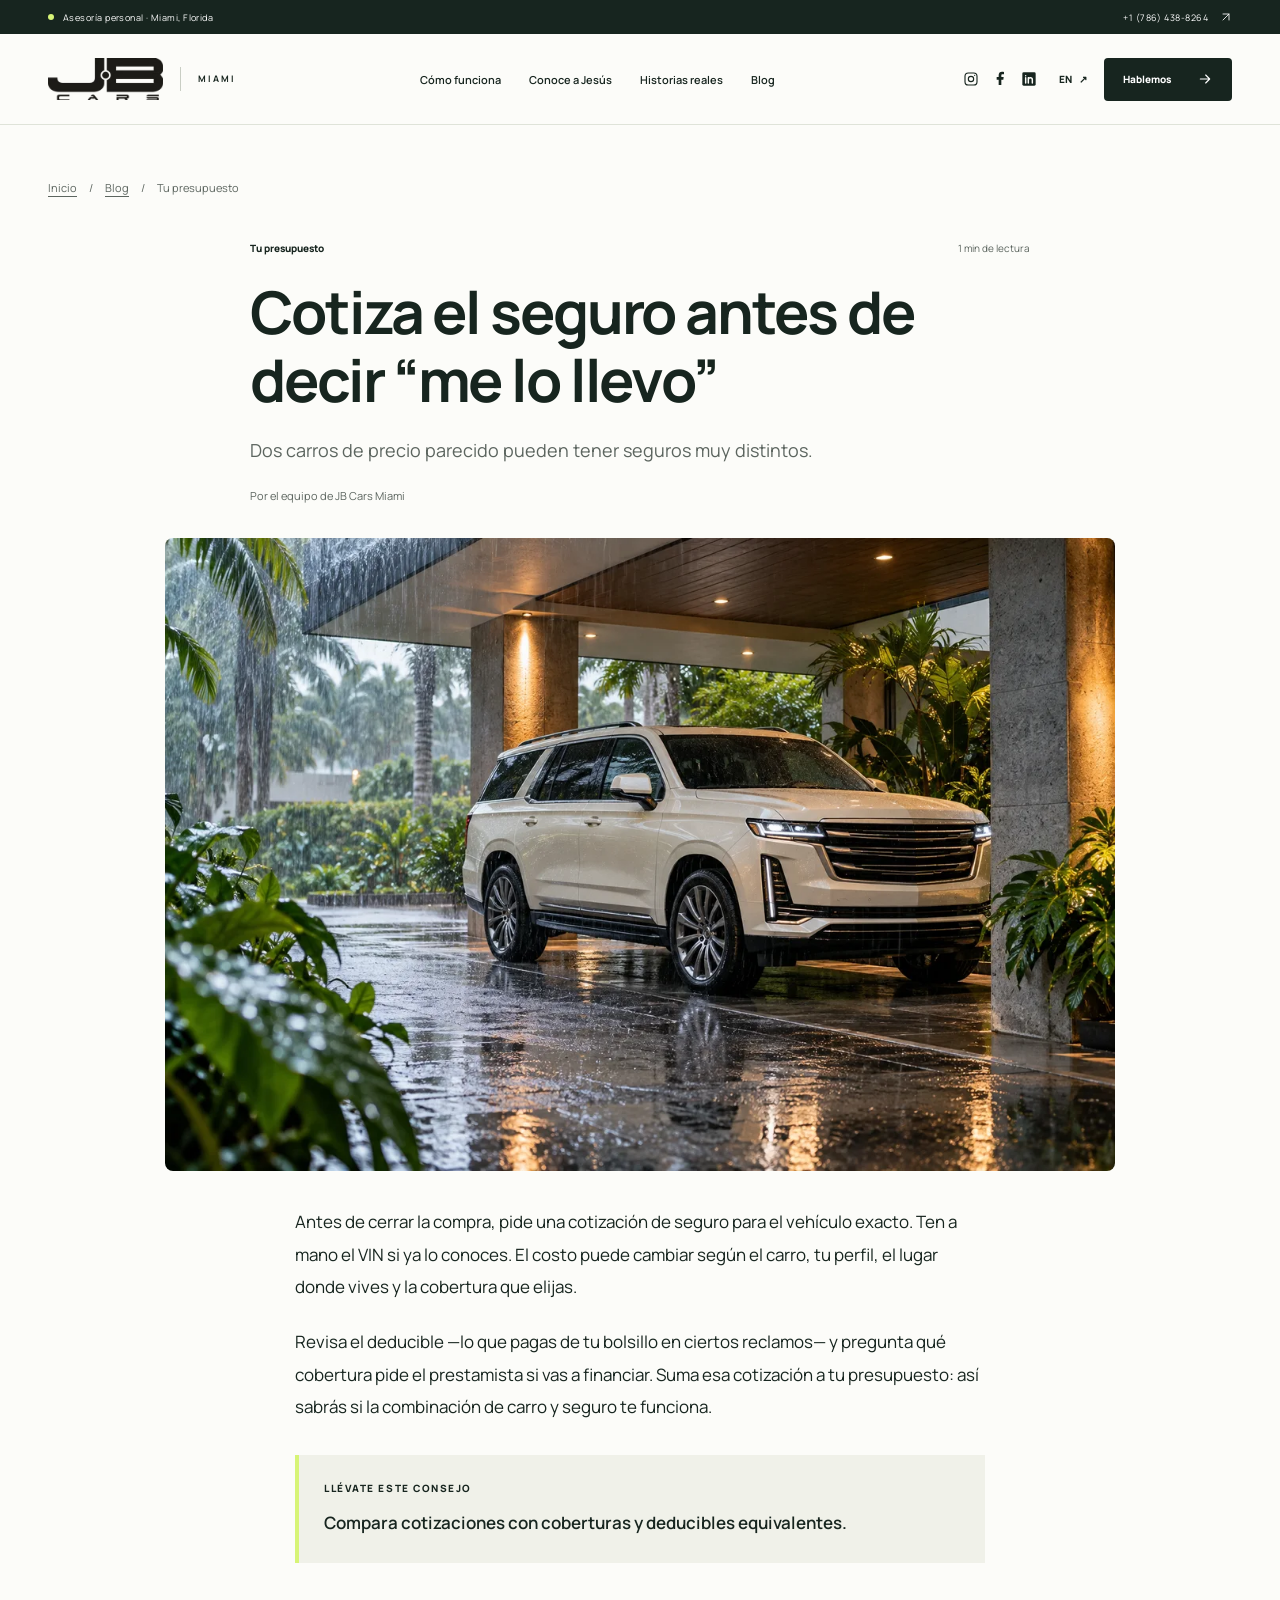
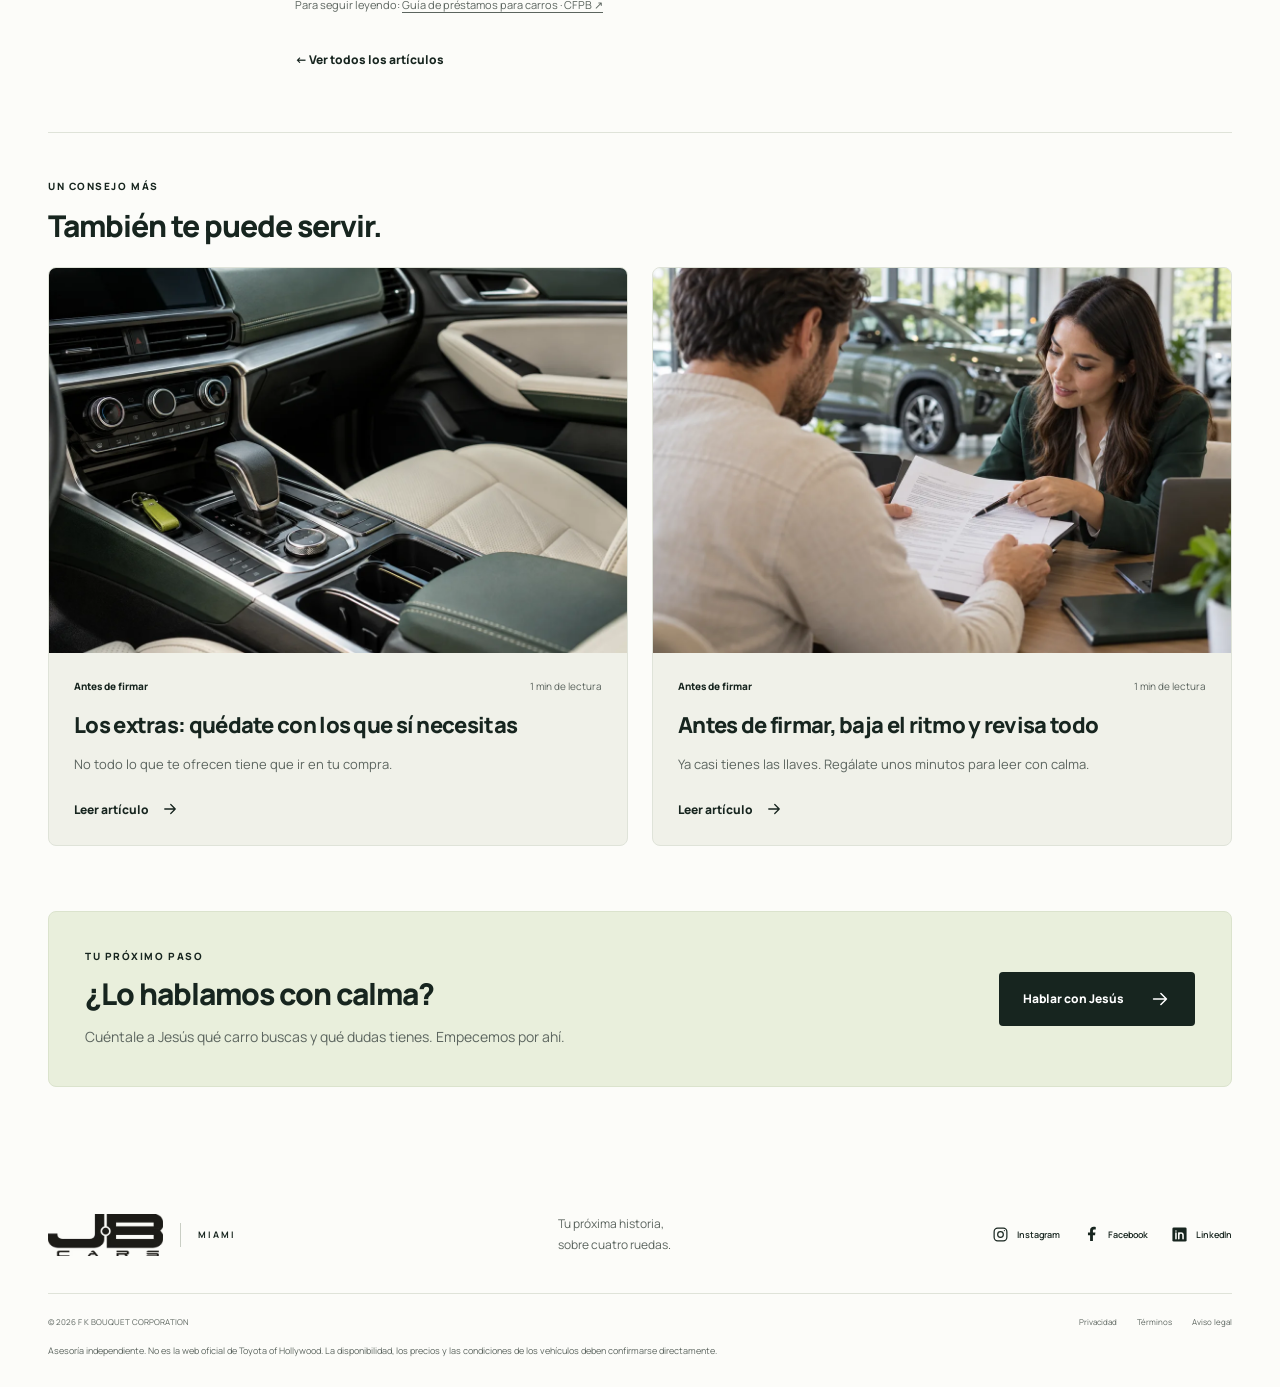
<file: docs/blog/seguro.html>
<!DOCTYPE html>

<html lang="es">
<head>
<meta charset="utf-8"/>
<meta content="width=device-width, initial-scale=1" name="viewport"/>
<meta content="#17251f" name="theme-color"/>
<title>Cotiza el seguro antes de decir “me lo llevo” | JB Cars Miami</title>
<meta content="Dos carros de precio parecido pueden tener seguros muy distintos." name="description"/>
<link href="https://jbcarsadvisor-svg.github.io/jbcars-miami-web/blog/seguro.html" rel="canonical"/>
<meta content="article" property="og:type"/>
<meta content="es_US" property="og:locale"/>

<meta content="Cotiza el seguro antes de decir “me lo llevo”" property="og:title"/>
<meta content="Dos carros de precio parecido pueden tener seguros muy distintos." property="og:description"/>
<meta content="https://jbcarsadvisor-svg.github.io/jbcars-miami-web/blog/seguro.html" property="og:url"/>
<meta content="https://jbcarsadvisor-svg.github.io/jbcars-miami-web/assets/blog/seguro.webp?v=20261009-2" property="og:image"/>
<meta content="summary_large_image" name="twitter:card"/>
<link href="../favicon.svg" rel="icon" type="image/svg+xml"/>
<link as="font" crossorigin="" href="../assets/manrope-800.woff2" rel="preload" type="font/woff2"/>
<link href="../styles.css?v=20261009-4" rel="stylesheet"/>

<script type="application/ld+json">{"@context": "https://schema.org", "@graph": [{"@context": "https://schema.org", "@type": "Organization", "name": "JB Cars Miami", "legalName": "F K BOUQUET CORPORATION", "url": "https://jbcarsadvisor-svg.github.io/jbcars-miami-web/", "logo": "https://jbcarsadvisor-svg.github.io/jbcars-miami-web/assets/logo.png", "telephone": "+1-786-438-8264", "email": "jbcarsadvisor@gmail.com", "sameAs": ["https://www.instagram.com/jbcarsmiami/", "https://www.facebook.com/jbcarsmiami/", "https://www.jbcarsmiami.com/", "https://www.linkedin.com/in/jesus-bouquet-meinhardt-769883a0"], "@id": "https://jbcarsadvisor-svg.github.io/jbcars-miami-web/#organization"}, {"@type": "Person", "@id": "https://jbcarsadvisor-svg.github.io/jbcars-miami-web/#jesus", "name": "Jesús F. Bouquet Meinhardt", "worksFor": {"@id": "https://jbcarsadvisor-svg.github.io/jbcars-miami-web/#organization"}, "url": "https://jbcarsadvisor-svg.github.io/jbcars-miami-web/#jesus"}, {"@type": "WebSite", "@id": "https://jbcarsadvisor-svg.github.io/jbcars-miami-web/#website", "url": "https://jbcarsadvisor-svg.github.io/jbcars-miami-web/", "name": "JB Cars Miami", "publisher": {"@id": "https://jbcarsadvisor-svg.github.io/jbcars-miami-web/#organization"}, "inLanguage": ["es", "en"]}, {"@type": "BlogPosting", "@id": "https://jbcarsadvisor-svg.github.io/jbcars-miami-web/blog/seguro.html#blog", "url": "https://jbcarsadvisor-svg.github.io/jbcars-miami-web/blog/seguro.html", "name": "Cotiza el seguro antes de decir “me lo llevo”", "description": "Dos carros de precio parecido pueden tener seguros muy distintos.", "inLanguage": "es", "publisher": {"@id": "https://jbcarsadvisor-svg.github.io/jbcars-miami-web/#organization"}, "isPartOf": {"@id": "https://jbcarsadvisor-svg.github.io/jbcars-miami-web/blog/#blog"}, "headline": "Cotiza el seguro antes de decir “me lo llevo”", "image": "https://jbcarsadvisor-svg.github.io/jbcars-miami-web/assets/blog/seguro.webp?v=20261009-2", "author": {"@id": "https://jbcarsadvisor-svg.github.io/jbcars-miami-web/#organization"}, "datePublished": "2026-09-25", "dateModified": "2026-10-10", "mainEntityOfPage": "https://jbcarsadvisor-svg.github.io/jbcars-miami-web/blog/seguro.html", "articleBody": "Dos carros de precio parecido pueden tener seguros muy distintos.\n\nAntes de cerrar la compra, pide una cotización de seguro para el vehículo exacto. Ten a mano el VIN si ya lo conoces. El costo puede cambiar según el carro, tu perfil, el lugar donde vives y la cobertura que elijas.\n\nRevisa el deducible —lo que pagas de tu bolsillo en ciertos reclamos— y pregunta qué cobertura pide el prestamista si vas a financiar. Suma esa cotización a tu presupuesto: así sabrás si la combinación de carro y seguro te funciona.\n\nCompara cotizaciones con coberturas y deducibles equivalentes."}, {"@type": "BreadcrumbList", "itemListElement": [{"@type": "ListItem", "position": 1, "name": "Inicio", "item": "https://jbcarsadvisor-svg.github.io/jbcars-miami-web/"}, {"@type": "ListItem", "position": 2, "name": "Blog", "item": "https://jbcarsadvisor-svg.github.io/jbcars-miami-web/blog/"}, {"@type": "ListItem", "position": 3, "name": "Cotiza el seguro antes de decir “me lo llevo”", "item": "https://jbcarsadvisor-svg.github.io/jbcars-miami-web/blog/seguro.html"}]}]}</script>
<meta content="SUV resguardado bajo un techo durante una lluvia tropical" property="og:image:alt"/><meta content="JB Cars Miami" property="og:site_name"/><meta content="2026-09-25" property="article:published_time"/><meta content="2026-10-10" property="article:modified_time"/><link href="../blog.css?v=20261009-1" rel="stylesheet"/><script defer="" src="../blog.js?v=20261009-1"></script></head>
<body class="blog-page">
<svg aria-hidden="true" class="icon-library" xmlns="http://www.w3.org/2000/svg"><symbol id="arrow" viewbox="0 0 24 24"><path d="M5 12h14M13 6l6 6-6 6"></path></symbol><symbol id="diagonal" viewbox="0 0 24 24"><path d="M6 18 18 6M6 6h12v12"></path></symbol><symbol id="check" viewbox="0 0 24 24"><path d="m5 12 4 4L19 6"></path></symbol><symbol id="phone" viewbox="0 0 24 24"><path d="m7 3-3 2c-2 7 8 17 15 15l2-3-5-4-2 2-5-5 2-2-4-5Z"></path></symbol><symbol id="chat" viewbox="0 0 24 24"><path d="M21 11a9 9 0 0 1-13 8l-5 2 2-5A9 9 0 1 1 21 11Z"></path><path d="M8 10h8M8 14h5"></path></symbol><symbol id="car" viewbox="0 0 24 24"><path d="m3 10 3-6h12l3 6v9h-3v-3H6v3H3v-9Zm0 0h18M6 13h2m8 0h2"></path></symbol><symbol id="pin" viewbox="0 0 24 24"><path d="M19 9c0 6-7 12-7 12S5 15 5 9a7 7 0 1 1 14 0Z"></path><circle cx="12" cy="9" r="2"></circle></symbol><symbol id="instagram" viewbox="0 0 24 24"><rect height="18" rx="5" width="18" x="3" y="3"></rect><circle cx="12" cy="12" r="4"></circle><circle cx="17.5" cy="6.5" fill="currentColor" r=".9" stroke="none"></circle></symbol><symbol id="facebook" viewbox="0 0 24 24"><path d="M14 21v-8h3l.5-4H14V7c0-1.2.4-2 2-2h2V1.4c-.8-.2-2-.4-3-.4-3 0-5 1.8-5 5v3H7v4h3v8Z" fill="currentColor" stroke="none"></path></symbol><symbol id="linkedin" viewbox="0 0 24 24"><rect fill="currentColor" height="20" rx="2" stroke="none" width="20" x="2" y="2"></rect><path d="M7 10v8m0-11v.1M11 18v-8m0 3c0-4 6-4 6 0v5" fill="none" stroke="var(--paper)" stroke-width="2.2"></path></symbol><symbol id="whatsapp" viewbox="0 0 24 24"><path d="M21 11.5a9 9 0 0 1-13 8L3 21l1.5-5A9 9 0 1 1 21 11.5Z"></path><path d="M8 7c0 5 4 8 8 8l1-2-3-1-1 1-3-3 1-1-1-2Z" fill="currentColor" stroke-width=".8"></path></symbol></svg>
<a class="skip-link" data-i18n="skip" href="#main">Ir al contenido</a>
<div class="topline"><div class="container"><span><span class="live-dot"></span><span data-i18n="top">Asesoría personal · Miami, Florida</span></span><a href="tel:+17864388264">+1 (786) 438-8264 <svg class="icon"><use href="#diagonal"></use></svg></a></div></div>
<header class="header" id="header">
<div class="container header-inner">
<a aria-label="JB Cars Miami — Inicio" class="brand" href="../#inicio"><img alt="JB Cars Miami" height="54" src="../assets/logo.webp" width="147"/><span class="brand-divider"></span><span class="brand-city">MIAMI</span></a>
<nav aria-label="Navegación principal" class="desktop-nav"><a data-i18n="navProcess" href="../#como-funciona">Cómo funciona</a><a data-i18n="navJesus" href="../#jesus">Conoce a Jesús</a><a data-i18n="navStories" href="../#historias">Historias reales</a><a data-i18n="navBlog" href="./">Blog</a></nav>
<div class="header-actions"><div class="header-social"><a aria-label="Instagram — JB Cars Miami" href="https://www.instagram.com/jbcarsmiami/" rel="noopener noreferrer" target="_blank"><svg aria-hidden="true" class="icon social-icon"><use href="#instagram"></use></svg></a><a aria-label="Facebook — JB Cars Miami" href="https://www.facebook.com/jbcarsmiami/" rel="noopener noreferrer" target="_blank"><svg aria-hidden="true" class="icon social-icon"><use href="#facebook"></use></svg></a><a aria-label="LinkedIn — JB Cars Miami" href="https://www.linkedin.com/in/jesus-bouquet-meinhardt-769883a0" rel="noopener noreferrer" target="_blank"><svg aria-hidden="true" class="icon social-icon"><use href="#linkedin"></use></svg></a></div><a aria-label="EN — Read this website in English" class="language-switch" href="../en/" hreflang="en" id="language-switch" lang="en">EN <span aria-hidden="true">↗</span></a><a class="button button-dark header-cta" href="../#contacto"><span data-i18n="talk">Hablemos</span><svg class="icon"><use href="#arrow"></use></svg></a><button aria-controls="mobile-nav" aria-expanded="false" aria-label="Abrir menú" class="menu-toggle" id="menu-toggle" type="button"><span></span><span></span></button></div>
</div>
<nav aria-label="Navegación móvil" class="mobile-nav" hidden="" id="mobile-nav"><a data-i18n="navProcess" href="../#como-funciona">Cómo funciona</a><a data-i18n="navJesus" href="../#jesus">Conoce a Jesús</a><a data-i18n="navStories" href="../#historias">Historias reales</a><a data-i18n="navBlog" href="./">Blog</a><a data-i18n="talk" href="../#contacto">Hablemos</a></nav>
</header>
<main id="main"><div class="container blog-container"><nav aria-label="Ruta de navegación" class="blog-breadcrumb"><a href="../">Inicio</a><span aria-hidden="true">/</span><a href="./">Blog</a><span aria-hidden="true">/</span><span>Tu presupuesto</span></nav>
<article class="blog-article"><header class="blog-article-heading"><div class="blog-meta"><span>Tu presupuesto</span><span>1 min de lectura</span></div><h1>Cotiza el seguro antes de decir “me lo llevo”</h1><p class="blog-lead">Dos carros de precio parecido pueden tener seguros muy distintos.</p><span class="blog-byline">Por el equipo de JB Cars Miami</span></header>
<figure class="blog-cover"><img alt="SUV resguardado bajo un techo durante una lluvia tropical" fetchpriority="high" height="800" loading="eager" src="../assets/blog/seguro.webp?v=20261009-2" width="1200"/></figure><div class="blog-body"><p>Antes de cerrar la compra, pide una cotización de seguro para el vehículo exacto. Ten a mano el VIN si ya lo conoces. El costo puede cambiar según el carro, tu perfil, el lugar donde vives y la cobertura que elijas.</p><p>Revisa el deducible —lo que pagas de tu bolsillo en ciertos reclamos— y pregunta qué cobertura pide el prestamista si vas a financiar. Suma esa cotización a tu presupuesto: así sabrás si la combinación de carro y seguro te funciona.</p><aside class="blog-tip"><span class="eyebrow">LLÉVATE ESTE CONSEJO</span><p>Compara cotizaciones con coberturas y deducibles equivalentes.</p></aside><div class="blog-sources">Para seguir leyendo: <a href="https://www.consumerfinance.gov/consumer-tools/auto-loans/" rel="noopener noreferrer" target="_blank">Guía de préstamos para carros · CFPB ↗</a></div><a class="text-link blog-back" href="./">← Ver todos los artículos</a></div></article>
<section aria-labelledby="related-title" class="blog-related"><div class="eyebrow">UN CONSEJO MÁS</div><h2 id="related-title">También te puede servir.</h2><div class="blog-grid"><article class="blog-card">
<a aria-hidden="true" class="blog-card-image" href="extras.html" tabindex="-1"><img alt="Detalle de la consola central y los acabados de un carro" height="800" loading="lazy" src="../assets/blog/extras.webp?v=20261009-2" width="1200"/></a>
<div class="blog-card-copy"><div class="blog-meta"><span>Antes de firmar</span><span>1 min de lectura</span></div>
<h2><a href="extras.html">Los extras: quédate con los que sí necesitas</a></h2><p>No todo lo que te ofrecen tiene que ir en tu compra.</p>
<a aria-label="Leer: Los extras: quédate con los que sí necesitas" class="text-link blog-read" href="extras.html">Leer artículo <svg aria-hidden="true" class="icon"><use href="#arrow"></use></svg></a></div></article><article class="blog-card">
<a aria-hidden="true" class="blog-card-image" href="antes-firmar.html" tabindex="-1"><img alt="Comprador revisando los documentos con un asesor en un concesionario" height="800" loading="lazy" src="../assets/blog/antes-firmar.webp?v=20261009-2" width="1200"/></a>
<div class="blog-card-copy"><div class="blog-meta"><span>Antes de firmar</span><span>1 min de lectura</span></div>
<h2><a href="antes-firmar.html">Antes de firmar, baja el ritmo y revisa todo</a></h2><p>Ya casi tienes las llaves. Regálate unos minutos para leer con calma.</p>
<a aria-label="Leer: Antes de firmar, baja el ritmo y revisa todo" class="text-link blog-read" href="antes-firmar.html">Leer artículo <svg aria-hidden="true" class="icon"><use href="#arrow"></use></svg></a></div></article></div></section><aside class="blog-cta"><div><span class="eyebrow">TU PRÓXIMO PASO</span><h2>¿Lo hablamos con calma?</h2><p>Cuéntale a Jesús qué carro buscas y qué dudas tienes. Empecemos por ahí.</p></div><a class="button button-dark" href="../#contacto">Hablar con Jesús <svg aria-hidden="true" class="icon"><use href="#arrow"></use></svg></a></aside></div></main>
<footer class="footer"><div class="container"><div class="footer-main"><a aria-label="JB Cars Miami — Inicio" class="brand" href="../#inicio"><img alt="JB Cars Miami" height="54" src="../assets/logo.webp" width="147"/><span class="brand-divider"></span><span class="brand-city">MIAMI</span></a><p data-i18n="footerDesc">Tu próxima historia,<br/>sobre cuatro ruedas.</p><div class="footer-social"><a href="https://www.instagram.com/jbcarsmiami/" rel="noopener noreferrer" target="_blank"><svg aria-hidden="true" class="icon social-icon"><use href="#instagram"></use></svg><span>Instagram</span></a><a href="https://www.facebook.com/jbcarsmiami/" rel="noopener noreferrer" target="_blank"><svg aria-hidden="true" class="icon social-icon"><use href="#facebook"></use></svg><span>Facebook</span></a><a href="https://www.linkedin.com/in/jesus-bouquet-meinhardt-769883a0" rel="noopener noreferrer" target="_blank"><svg aria-hidden="true" class="icon social-icon"><use href="#linkedin"></use></svg><span>LinkedIn</span></a></div></div><div class="footer-bottom"><span>© <span id="year">2026</span> F K BOUQUET CORPORATION</span><div><a data-i18n="privacy" href="https://www.jbcarsmiami.com/blank" rel="noopener noreferrer" target="_blank">Privacidad</a><a data-i18n="terms" href="https://www.jbcarsmiami.com/blank-1" rel="noopener noreferrer" target="_blank">Términos</a><a data-i18n="disclaimer" href="https://www.jbcarsmiami.com/blank-2" rel="noopener noreferrer" target="_blank">Aviso legal</a></div></div><p class="footer-disclaimer" data-i18n="independent">Asesoría independiente. No es la web oficial de Toyota of Hollywood. La disponibilidad, los precios y las condiciones de los vehículos deben confirmarse directamente.</p></div></footer>
<div class="mobile-contact"><a href="tel:+17864388264"><svg class="icon"><use href="#phone"></use></svg><span data-i18n="call">Llamar</span></a><a href="../#contacto"><span data-i18n="find">Encontrar mi carro</span><svg class="icon"><use href="#arrow"></use></svg></a></div>
<div aria-live="polite" class="sr-only" id="status" role="status"></div>
</body>
</html>
</file>
<file: docs/styles.css>
@font-face{font-family:Manrope;src:url('assets/manrope-400.woff2') format('woff2');font-weight:400;font-display:swap}@font-face{font-family:Manrope;src:url('assets/manrope-500.woff2') format('woff2');font-weight:500;font-display:swap}@font-face{font-family:Manrope;src:url('assets/manrope-600.woff2') format('woff2');font-weight:600;font-display:swap}@font-face{font-family:Manrope;src:url('assets/manrope-700.woff2') format('woff2');font-weight:700;font-display:swap}@font-face{font-family:Manrope;src:url('assets/manrope-800.woff2') format('woff2');font-weight:800;font-display:swap}
:root{--ink:#17251f;--muted:#5c655f;--paper:#fcfcf9;--cream:#f0f1e9;--lime:#d7f477;--line:#dfe3d9;--radius:8px}*{box-sizing:border-box}html{scroll-behavior:smooth;scroll-padding-top:112px}body{margin:0;background:var(--paper);color:var(--ink);font-family:Manrope,Arial,sans-serif;-webkit-font-smoothing:antialiased}button,input,select,textarea{font:inherit}button,a,input,select,textarea{-webkit-tap-highlight-color:transparent}button{cursor:pointer}a{color:inherit;text-decoration:none}img{display:block;max-width:100%;height:auto}svg{display:block}h1,h2,h3,p{margin:0}h2{font-size:clamp(32px,3.4vw,50px);font-weight:800;letter-spacing:-2px;line-height:1.13}h3{font-size:20px;font-weight:800;letter-spacing:-.65px;line-height:1.35}p{line-height:1.75}.container{width:min(1240px,calc(100% - 96px));margin-inline:auto}.section{padding-block:96px}.icon{width:22px;height:22px;flex-shrink:0;fill:none;stroke:currentColor;stroke-width:1.7;stroke-linecap:round;stroke-linejoin:round}.icon-library{position:absolute;width:0;height:0;overflow:hidden}.eyebrow{display:flex;align-items:center;gap:10px;font-size:10px;font-weight:800;letter-spacing:1.55px;line-height:1.6}.small-line{width:25px;height:2px;background:var(--ink)}.live-dot{display:inline-block;width:6px;height:6px;background:var(--lime);border-radius:50%;flex-shrink:0}.button{min-height:54px;display:inline-flex;align-items:center;justify-content:center;gap:25px;padding:16px 24px;border:0;border-radius:4px;font-size:12px;font-weight:800;transition:background .2s,transform .2s,box-shadow .2s}.button-dark{color:white;background:var(--ink)}.button-dark:hover{background:#314f3e;box-shadow:0 6px 20px #17251f18;transform:translateY(-2px)}.text-link{display:inline-flex;align-items:center;gap:12px;font-size:12px;font-weight:800;border:0;background:none;padding:0}.text-link:hover{color:#4b6523}.text-link .icon{width:18px;height:18px}.skip-link{position:fixed;top:8px;left:8px;background:var(--lime);padding:14px;z-index:100;transform:translateY(-200%)}.skip-link:focus{transform:none}:focus-visible{outline:3px solid #648618;outline-offset:5px}.topline{height:34px;background:var(--ink);color:white;font-size:9px;letter-spacing:.45px}.topline .container{height:100%;display:flex;justify-content:space-between;align-items:center}.topline span{display:inline-flex;align-items:center;gap:9px}.topline a{display:flex;align-items:center;gap:12px}.topline .icon{width:12px;height:12px}.header{position:sticky;top:0;z-index:40;background:#fcfcf9f7;border-bottom:1px solid var(--line);backdrop-filter:blur(15px)}.header-inner{min-height:90px;display:flex;align-items:center;justify-content:space-between;gap:25px}.brand{display:flex;align-items:center;gap:17px;flex-shrink:0}.brand img{width:115px;height:auto}.brand-divider{height:24px;width:1px;background:#c9cec4}.brand-city{font-size:9px;font-weight:700;letter-spacing:2px}.desktop-nav{display:flex;gap:28px;font-size:11px;font-weight:600}.desktop-nav a:hover{text-decoration:underline;text-underline-offset:6px}.header-actions{display:flex;align-items:center;gap:24px}.language-switch{font-size:10px;font-weight:800;border:0;background:none;padding:10px 0}.language-switch span{padding-left:5px}.header-cta{min-height:43px;padding:12px 19px;gap:26px;font-size:10px}.header-cta .icon{width:16px;height:16px}.menu-toggle,.mobile-nav{display:none}.hero{display:grid;grid-template-columns:1fr 1fr;gap:64px;padding-block:60px 64px;align-items:center}.hero-copy{padding-block:14px}.hero h1{margin-top:25px;font-size:clamp(56px,6.1vw,85px);font-weight:800;letter-spacing:-5.4px;line-height:1.04}.hero-accent{position:relative;display:inline-block;z-index:1}.hero-accent:after{content:'';position:absolute;bottom:5px;left:-4px;right:-8px;height:22%;z-index:-1;background:var(--lime);transform:rotate(-1.3deg)}.hero-description{font-size:13px;max-width:360px;color:var(--muted);margin-top:28px;line-height:1.85}.hero-buttons{display:flex;align-items:center;gap:24px;margin-top:31px}.hero-footnote{display:flex;align-items:center;gap:8px;font-size:9px;color:var(--muted);margin-top:23px}.check-circle{display:grid;place-items:center;width:17px;height:17px;background:#e9eee1;border-radius:50%}.check-circle .icon{width:11px;height:11px}.hero-visual{position:relative;min-width:0}.hero-photo{height:530px;width:100%;object-fit:cover;object-position:40% center;border-radius:7px;background:#cbd1cc}.photo-label{position:absolute;top:21px;left:22px;right:22px;z-index:2;display:flex;align-items:center;gap:8px;font-size:8px;letter-spacing:1.3px;color:white;text-shadow:0 1px 5px #000}.photo-label>span:last-child{margin-left:auto}.hero-visual:before{content:'';position:absolute;inset:0 0 24px;border-radius:7px;background:linear-gradient(0deg,#0c191bcc,transparent 48%);pointer-events:none}.hero-name{position:absolute;left:27px;bottom:53px;display:flex;flex-direction:column;color:white;gap:7px}.hero-name>span:first-child{font-size:8px;letter-spacing:2px;color:#e1e8dd}.hero-name strong{font-size:30px;letter-spacing:-1.4px}.hero-name>span:last-child{font-size:10px;color:#e1e8dd}.hero-sticker{position:absolute;right:-20px;bottom:133px;display:flex;align-items:center;gap:13px;background:var(--lime);padding:17px 20px;border-radius:5px;transform:rotate(-5deg);box-shadow:0 8px 30px #0002;font-size:12px;font-weight:800;line-height:1.5}.hero-sticker .icon{width:25px;height:25px}.sticker-arrow{font-size:26px;margin-left:4px}.image-caption{display:flex;justify-content:space-between;padding-top:12px;font-size:7px;letter-spacing:1.35px;font-weight:700;color:var(--muted)}.trust-strip{border-top:1px solid var(--line);border-bottom:1px solid var(--line);background:var(--cream)}.trust-strip .container{display:grid;grid-template-columns:repeat(4,1fr);padding-block:25px}.trust-strip .container>div{display:flex;gap:10px;align-items:center;justify-content:center;border-right:1px solid #d1d7c9;font-size:10px;font-weight:700}.trust-strip .container>div:first-child{justify-content:flex-start}.trust-strip .container>div:last-child{border:0;justify-content:flex-end}.trust-strip .icon{width:18px;height:18px}.language-mark{font-size:9px;border:1px solid #a0ab91;padding:3px 5px}.section-heading{display:flex;align-items:flex-end;justify-content:space-between;gap:60px;margin-bottom:38px}.section-heading h2{margin-top:16px}.section-heading>p{max-width:315px;color:var(--muted);font-size:12px;line-height:1.9}.vehicle-grid{display:grid;grid-template-columns:repeat(3,1fr);gap:17px}.vehicle-card{text-align:left;background:#f2f3ed;border:1px solid #e8ebe0;border-radius:6px;padding:25px 24px 24px;color:var(--ink);transition:background .2s,transform .25s,border-color .2s}.vehicle-card:hover{background:#e9f2d8;border-color:#a5be75;transform:translateY(-5px)}.card-index{font-size:8px;font-weight:700;letter-spacing:1.4px}.car-drawing{padding-block:16px 24px}.car-drawing svg{width:100%;height:auto}.car-body{fill:#c4cec5;stroke:#6d8174;stroke-width:1.7;stroke-linejoin:round}.car-glass{fill:#516359;stroke:#516359}.car-wheel{fill:#263a2f}.car-rim{fill:#c5d0c7;stroke:#657b6d;stroke-width:3}.car-detail{fill:none;stroke:#f6f7f0;stroke-width:2}.car-shadow{fill:#dbe0d5}.vehicle-bottom{display:flex;align-items:center;justify-content:space-between;gap:8px}.vehicle-bottom h3{font-size:17px}.vehicle-bottom p{font-size:9px;color:var(--muted);margin-top:8px}.round-arrow{width:34px;height:34px;border-radius:50%;background:white;display:grid;place-items:center}.round-arrow .icon{width:17px;height:17px}.section-note{font-size:9px;color:var(--muted);margin-top:19px}.process-section{background:var(--ink);color:white}.process-section .eyebrow{color:var(--lime)}.process-section .text-link:hover{color:var(--lime)}.process-grid{display:grid;grid-template-columns:repeat(3,1fr);gap:48px;margin-top:50px}.process-grid article{border-top:1px solid #536256;padding-top:25px;position:relative}.step-number{display:block;color:var(--lime);font-size:12px;font-weight:700;margin-bottom:32px}.process-grid p{font-size:12px;line-height:1.9;color:#c0c9bf;margin-top:15px;max-width:300px}.process-grid h3{font-size:19px}.about{display:grid;grid-template-columns:1fr 1fr;gap:88px;align-items:center}.about-visual{position:relative}.about-visual>img{height:445px;object-fit:cover;object-position:61% center;border-radius:6px}.about-quote{position:absolute;left:24px;right:24px;bottom:45px;background:var(--cream);padding:20px 24px;display:flex;align-items:center;gap:20px;border-radius:3px}.about-quote>span{font-family:Georgia,serif;font-size:60px;color:#6b842d;height:50px}.about-quote p{font-size:17px;font-weight:800;line-height:1.5;letter-spacing:-.5px}.about-copy h2{margin-top:17px;margin-bottom:25px}.about-copy .about-intro{font-size:15px;line-height:1.85;color:var(--ink);font-weight:600}.about-copy>p{font-size:12px;color:var(--muted);margin-top:18px;line-height:1.95}.signature{display:flex;flex-direction:column;font-family:Georgia,serif;font-style:italic;font-size:30px;letter-spacing:-1.3px;margin-block:29px}.signature span{font-family:Manrope,Arial,sans-serif;font-style:normal;font-size:7px;font-weight:800;letter-spacing:2px;margin-top:8px}.press-section{border-top:1px solid var(--line);padding-block:29px 42px}.press-intro{display:flex;justify-content:space-between;align-items:center}.press-intro>span:last-child{font-size:9px;color:var(--muted)}.press-logos{display:grid;grid-template-columns:repeat(4,1fr);align-items:center;margin-top:20px;gap:40px}.press-logos a{display:flex;align-items:center;justify-content:center;height:74px;border-radius:4px}.press-logos img{max-height:65px;width:130px;object-fit:contain;filter:grayscale(1);opacity:.72;transition:filter .2s,opacity .2s}.press-logos a:hover img{filter:none;opacity:1}.stories-section{background:var(--cream);border-top:1px solid var(--line)}.stories-grid{display:grid;grid-template-columns:.9fr 1fr 1fr;gap:18px}.story-card{border-radius:5px;overflow:hidden;min-width:0}.story-feature{position:relative;background:#ddd}.story-feature>img{width:100%;height:325px;object-fit:cover;object-position:center 36%}.story-feature:after{content:'';position:absolute;inset:60% 0 0;background:linear-gradient(transparent,#17251fc4);pointer-events:none}.story-photo-caption{position:absolute;bottom:18px;left:20px;right:18px;display:flex;align-items:center;justify-content:space-between;color:white;z-index:2;font-size:8px;letter-spacing:1.4px;font-weight:800}.story-photo-caption a{padding:6px}.testimonial{background:var(--paper);padding:27px;display:flex;flex-direction:column}.quote-mark{font-family:Georgia,serif;font-size:64px;line-height:.8;color:#879d47;display:block;height:48px}.testimonial blockquote{font-size:14px;line-height:1.95;font-weight:600;margin:8px 0 25px;letter-spacing:-.25px}.testimonial-person{display:flex;align-items:center;gap:12px;margin-top:auto}.avatar{display:grid;place-items:center;width:36px;height:36px;flex-shrink:0;border-radius:50%;background:#eaf0df;font-size:10px;font-weight:800}.testimonial-person>div{display:flex;flex-direction:column;gap:5px}.testimonial-person strong{font-size:10px}.testimonial-person>div>span{font-size:7px;color:var(--muted)}.testimonial-note{font-size:7px;color:var(--muted);margin-top:17px;line-height:1.6}.stories-source{margin-top:25px;font-size:10px}.faq-section{display:grid;grid-template-columns:1fr 1.5fr;gap:100px}.faq-heading h2{margin-top:17px}.faq-heading p{color:var(--muted);font-size:12px;margin-top:20px;max-width:270px}.faq-heading .text-link{margin-top:20px}.faq-list details{border-bottom:1px solid var(--line)}.faq-list details:first-child{border-top:1px solid var(--line)}.faq-list summary{list-style:none;display:flex;align-items:center;justify-content:space-between;gap:20px;cursor:pointer;font-size:12px;font-weight:700;padding:23px 0}.faq-list summary::-webkit-details-marker{display:none}.faq-plus{font-size:23px;font-weight:400;line-height:1;transition:transform .2s}.faq-list details[open] .faq-plus{transform:rotate(45deg)}.faq-list details p{font-size:12px;color:var(--muted);padding:0 35px 23px 0;line-height:1.85}.contact-section{background:#e9efdc;border-block:1px solid #dbe3cd}.contact-grid{display:grid;grid-template-columns:1fr 1.2fr;gap:100px;align-items:center}.contact-copy .live-dot{background:#628422}.contact-copy h2{font-size:clamp(40px,4vw,58px);margin-top:21px;letter-spacing:-2.8px}.contact-copy>p{font-size:13px;color:var(--muted);margin-top:23px;max-width:335px;line-height:1.9}.contact-person{display:flex;align-items:center;gap:14px;margin-top:35px}.contact-person img{width:49px;height:49px;object-fit:cover;object-position:center 15%;background:#d4dfc8;border-radius:50%;padding-top:4px}.contact-person>div{display:flex;flex-direction:column;gap:6px}.contact-person strong{font-size:12px}.contact-person span{font-size:9px;color:var(--muted)}.contact-phone{display:flex;align-items:center;gap:12px;font-size:19px;font-weight:700;margin-top:28px}.contact-phone .icon:last-child{width:16px;height:16px}.contact-email{display:inline-block;margin-top:11px;font-size:11px;color:var(--muted)}.form-panel{background:var(--paper);border:1px solid #dce3d3;border-radius:7px;padding:34px}.form-heading{margin-bottom:28px}.form-heading h3{font-size:24px;letter-spacing:-1px}.form-heading>span{display:block;margin-top:7px;font-size:9px;color:var(--muted)}.form-row{display:grid;grid-template-columns:1fr 1fr;gap:18px}label{display:block;font-size:10px;font-weight:700;margin-bottom:18px}label>span{display:block;margin-bottom:9px;line-height:1.65}.optional{font-weight:400;color:var(--muted)}input,select,textarea{width:100%;background:#f5f6f1;border:1px solid #dce1d5;border-radius:3px;padding:13px 12px;font-size:11px;line-height:1.5;color:var(--ink);min-height:45px}input::placeholder,textarea::placeholder{color:#6e756b}textarea{resize:vertical;min-height:90px}select{padding-right:23px}input:focus,select:focus,textarea:focus{border-color:#708936}.form-privacy{font-size:8px;line-height:1.85;color:var(--muted);margin-top:-4px}.form-submit{margin-top:22px;width:100%;justify-content:space-between}.form-explainer{font-size:8px;color:var(--muted);text-align:center;margin-top:12px;line-height:1.85}.message-panel h3{font-size:28px;margin-block:20px 13px}.message-panel>p:not(.form-explainer){font-size:12px;color:var(--muted)}.message-status{display:flex;gap:8px;align-items:center;font-size:10px;font-weight:700}.message-status .icon{background:var(--lime);border-radius:50%;padding:4px}.message-panel pre{font:11px/1.85 Manrope,Arial,sans-serif;padding:18px;background:#f0f2e9;border:1px solid var(--line);white-space:pre-wrap;overflow-wrap:anywhere;margin-block:24px;max-height:300px;overflow:auto}.message-panel>.button{display:flex;justify-content:space-between}.message-actions{display:flex;justify-content:space-between;margin-top:19px}.message-actions .text-link{font-size:10px;text-decoration:underline;text-underline-offset:4px}.noscript-note{font-size:11px;margin-top:20px}.closing-strip{background:var(--ink);color:var(--lime);font-size:12px;font-weight:700}.closing-strip .container{display:flex;align-items:center;justify-content:space-between;gap:30px;padding-block:28px}.closing-strip a{font-size:8px;letter-spacing:1.5px;white-space:nowrap}.closing-strip a span{margin-left:25px;font-size:16px}.footer{padding-block:47px 28px}.footer-main{display:flex;justify-content:space-between;align-items:center;gap:40px;padding-bottom:37px}.footer-main>p{font-size:12px;color:var(--muted);line-height:1.7}.footer-social{display:flex;gap:23px}.footer-social a{display:flex;align-items:center;gap:8px;font-size:9px;font-weight:600}.footer-social .icon{width:14px;height:14px}.footer-bottom{border-top:1px solid var(--line);display:flex;justify-content:space-between;gap:30px;padding-top:22px;font-size:8px;color:var(--muted)}.footer-bottom>div{display:flex;gap:20px}.footer-bottom a:hover{text-decoration:underline}.footer-disclaimer{font-size:7px;line-height:1.85;color:var(--muted);margin-top:16px;max-width:870px}.mobile-contact{display:none}.sr-only{position:absolute;width:1px;height:1px;padding:0;margin:-1px;overflow:hidden;clip:rect(0,0,0,0);white-space:nowrap;border:0}[hidden]{display:none!important}
@media(min-width:1500px){.hero{padding-block:75px 80px}.hero-photo{height:565px}.hero h1{font-size:88px}}
@media(max-width:1100px){.container{width:calc(100% - 64px)}.hero{gap:40px}.hero h1{font-size:66px;letter-spacing:-4.3px}.hero-photo{height:485px}.desktop-nav{gap:18px;font-size:10px}.brand{gap:12px}.brand img{width:100px}.header-actions{gap:15px}.hero-buttons{gap:18px}.hero-buttons .button{padding:16px 18px;gap:18px;font-size:11px}.hero-buttons .text-link{font-size:10px}.about{gap:50px}.faq-section{gap:50px}.contact-grid{gap:50px}.form-panel{padding:27px}.vehicle-card{padding:21px 17px}.vehicle-bottom h3{font-size:15px}.section-heading{gap:35px}.process-grid{gap:32px}.trust-strip .container>div{font-size:8px}.testimonial{padding:22px}.testimonial blockquote{font-size:12px}.story-feature>img{height:330px}}
@media(max-width:850px){.desktop-nav{display:none}.header-inner{min-height:76px}.header-actions{gap:20px}.menu-toggle{display:flex;flex-direction:column;justify-content:center;gap:6px;width:33px;height:44px;padding:5px;border:0;background:none}.menu-toggle span{display:block;height:1.5px;width:23px;background:var(--ink);transition:transform .2s}.menu-toggle[aria-expanded=true] span:first-child{transform:translateY(3.75px) rotate(45deg)}.menu-toggle[aria-expanded=true] span:last-child{transform:translateY(-3.75px) rotate(-45deg)}.mobile-nav{display:flex;flex-direction:column;padding:10px 32px 22px;gap:0;border-top:1px solid var(--line)}.mobile-nav a{padding:14px 0;font-size:13px;font-weight:700;border-bottom:1px solid var(--line)}.hero{gap:32px}.hero h1{font-size:57px;letter-spacing:-3.9px}.hero-description{font-size:12px}.hero-buttons{flex-direction:column;align-items:flex-start;gap:17px}.hero-photo{height:475px}.hero-sticker{right:-10px;padding:13px 14px;font-size:10px;gap:8px;bottom:140px}.hero-footnote{font-size:8px}.hero-name{left:20px}.hero-name strong{font-size:25px}.section{padding-block:75px}.about{gap:35px}.about-visual>img{height:430px}.about-quote{left:15px;right:15px;padding:16px;gap:10px}.about-quote p{font-size:14px}.about-copy h2{font-size:36px}.process-grid{gap:25px}.process-grid h3{font-size:17px}.process-grid p{font-size:11px}.stories-grid{grid-template-columns:1fr 1fr}.story-feature{grid-row:span 2}.story-feature>img{height:100%;min-height:480px}.testimonial{min-height:260px}.contact-grid{gap:30px;grid-template-columns:.85fr 1.15fr}.contact-copy h2{font-size:39px;letter-spacing:-2px}.form-panel{padding:24px}.form-row{gap:12px}select,input,textarea{font-size:10px}.trust-strip .container{gap:20px;grid-template-columns:1fr 1fr}.trust-strip .container>div{border:0;justify-content:flex-start!important;font-size:10px}.section-heading>p{max-width:265px}.car-drawing{padding-block:18px}.vehicle-bottom{align-items:flex-start}.vehicle-bottom h3{font-size:14px}.round-arrow{width:27px;height:27px;flex-shrink:0}.vehicle-bottom p{font-size:8px}.faq-section{grid-template-columns:1fr 1.25fr;gap:35px}.footer-main{gap:25px}.footer-social{gap:16px}}
@media(max-width:760px){html{scroll-padding-top:90px}.container{width:calc(100% - 40px)}.topline{height:30px;font-size:8px}.header-inner{min-height:72px;gap:10px}.header-cta{display:none}.brand img{width:102px}.brand-city{font-size:8px}.brand-divider{height:22px}.header-actions{gap:20px}.hero{display:flex;flex-direction:column;gap:34px;padding-block:37px 35px;align-items:stretch}.hero-copy{padding:0}.hero .eyebrow{font-size:8px;letter-spacing:1.15px}.hero h1{font-size:clamp(58px,11.5vw,83px);letter-spacing:-4.4px;margin-top:20px}.hero-description{font-size:13px;line-height:1.85;margin-top:22px;max-width:440px}.hero-buttons{flex-direction:row;align-items:center;gap:20px;margin-top:26px}.hero-buttons .button{font-size:11px;padding:16px 20px;gap:20px}.hero-buttons .text-link{font-size:10px}.hero-footnote{font-size:8px;margin-top:18px}.hero-photo{height:420px;object-position:39% center}.hero-sticker{right:12px;bottom:129px;padding:15px;transform:rotate(-4deg);font-size:11px}.hero-name{left:22px;bottom:48px}.hero-name strong{font-size:28px}.photo-label{top:18px;left:20px;right:20px}.trust-strip .container{padding-block:22px;gap:19px 15px}.trust-strip .container>div{font-size:8px;gap:8px}.trust-strip .icon{width:17px;height:17px}.language-mark{font-size:8px}.section{padding-block:59px}h2{font-size:35px;letter-spacing:-1.7px;line-height:1.15}.eyebrow{font-size:8px;letter-spacing:1.3px}.section-heading{display:block;margin-bottom:29px}.section-heading>p{max-width:440px;margin-top:19px;font-size:12px}.section-heading h2{margin-top:12px}.vehicle-grid{grid-template-columns:1fr;gap:12px}.vehicle-card{padding:20px 22px;display:grid;grid-template-columns:1fr 1fr;align-items:center;column-gap:15px}.card-index{grid-column:1;font-size:7px}.car-drawing{grid-column:2;grid-row:1/span 2;padding:0}.vehicle-bottom{grid-column:1;grid-row:2;align-items:center;margin-top:16px}.vehicle-bottom h3{font-size:16px}.vehicle-bottom p{font-size:9px;line-height:1.7;margin-top:6px}.round-arrow{display:none}.section-note{font-size:8px;line-height:1.85;margin-top:15px}.process-section .section-heading .text-link{margin-top:24px}.process-grid{grid-template-columns:1fr;gap:27px;margin-top:32px}.process-grid article{display:grid;grid-template-columns:35px 1fr;gap:8px 16px;padding-top:22px}.step-number{margin:0;grid-column:1;grid-row:1/span 2;padding-top:4px;font-size:11px}.process-grid h3{font-size:19px;grid-column:2}.process-grid p{font-size:12px;margin:0;max-width:none;grid-column:2}.about{grid-template-columns:1fr;gap:35px}.about-visual>img{height:350px;object-position:63% center}.about-quote{left:19px;right:19px;bottom:45px;padding:17px 20px;gap:20px}.about-quote p{font-size:17px}.about-copy h2{font-size:37px;margin-bottom:21px}.about-copy .about-intro{font-size:14px}.about-copy>p{font-size:12px}.signature{margin-block:24px}.press-section{padding-block:25px 28px}.press-intro{gap:15px}.press-intro>span:last-child{font-size:7px}.press-logos{gap:16px;margin-top:12px}.press-logos a{height:53px}.press-logos img{max-height:52px;width:100%}.stories-grid{grid-template-columns:1fr;gap:14px}.story-feature{grid-row:auto;height:320px}.story-feature>img{min-height:0;height:320px;object-position:center 37%}.testimonial{min-height:0;padding:25px}.testimonial blockquote{font-size:15px;line-height:1.85;margin-top:10px;margin-bottom:25px}.testimonial-person strong{font-size:11px}.testimonial-person>div>span{font-size:8px}.testimonial-note{font-size:8px}.stories-source{font-size:10px}.faq-section{grid-template-columns:1fr;gap:29px}.faq-heading h2{margin-top:12px}.faq-heading p{max-width:350px;margin-top:15px}.faq-heading .text-link{margin-top:15px}.faq-list summary{font-size:12px;padding-block:21px}.faq-list details p{font-size:12px;padding-right:20px}.contact-grid{grid-template-columns:1fr;gap:34px}.contact-copy h2{font-size:44px;letter-spacing:-2.5px;margin-top:18px}.contact-copy>p{font-size:12px;max-width:420px;margin-top:19px}.contact-person{margin-top:26px}.contact-phone{font-size:20px;margin-top:22px}.contact-email{font-size:11px}.form-panel{padding:25px 20px}.form-heading{margin-bottom:25px}.form-heading h3{font-size:23px}.form-row{gap:13px}label{font-size:10px}input,select,textarea{font-size:16px;padding:12px 10px;min-height:48px}.form-row{grid-template-columns:1fr}label{margin-bottom:19px}.form-privacy,.form-explainer{font-size:9px}.form-submit{font-size:12px}.message-panel pre{font-size:12px}.message-panel>p:not(.form-explainer){font-size:12px}.closing-strip .container{padding-block:23px;gap:15px}.closing-strip span{font-size:10px;max-width:220px;line-height:1.8}.closing-strip a{font-size:7px}.closing-strip a span{margin-left:12px;font-size:14px}.footer{padding-block:36px 96px}.footer-main{flex-wrap:wrap;gap:24px;align-items:flex-start;padding-bottom:28px}.footer-main>.brand{flex:1}.footer-main>p{font-size:10px;text-align:right}.footer-social{width:100%;gap:24px}.footer-social a{font-size:9px}.footer-bottom{flex-direction:column;gap:17px;font-size:8px;padding-top:20px}.footer-bottom>div{gap:25px}.footer-disclaimer{font-size:8px;margin-top:18px;line-height:1.9}.mobile-contact{position:fixed;bottom:0;left:0;right:0;z-index:45;display:grid;grid-template-columns:.85fr 1.7fr;background:var(--paper);border-top:1px solid var(--line);padding:10px 16px calc(10px + env(safe-area-inset-bottom));gap:10px;box-shadow:0 -5px 25px #17251f09}.mobile-contact a{display:flex;align-items:center;justify-content:center;gap:10px;font-size:10px;font-weight:800;min-height:45px}.mobile-contact a:first-child{background:var(--lime);color:var(--ink);border:1px solid var(--lime);border-radius:4px}.mobile-contact a:last-child{background:var(--ink);color:white;border-radius:4px}.mobile-contact .icon{width:17px;height:17px}body:has(input:focus,select:focus,textarea:focus) .mobile-contact{visibility:hidden}}
@media(max-width:360px){.hero h1{font-size:54px;letter-spacing:-3.8px}.hero-buttons{gap:13px}.hero-buttons .button{padding:15px;gap:13px}.hero-buttons .text-link{font-size:9px;gap:6px}.hero .eyebrow{letter-spacing:.7px}.vehicle-card{padding:18px 17px}.vehicle-bottom h3{font-size:14px}.vehicle-bottom p{font-size:8px}.contact-copy h2{font-size:39px}.brand{gap:11px}.hero-photo{height:375px}}
.hero-accent{font-size:.70em;letter-spacing:-.045em;white-space:nowrap}.header-social{display:flex;gap:3px}.header-social a{display:grid;place-items:center;width:26px;height:32px;border-radius:4px}.social-icon{width:16px;height:16px}.header-social a:hover{background:var(--cream);color:#526e21}.about-social{display:flex;align-items:center;flex-wrap:wrap;gap:17px;margin-top:27px;border-top:1px solid var(--line);padding-top:20px}.about-social>span{font-size:10px;color:var(--muted);width:100%}.about-social a{display:flex;align-items:center;gap:7px;font-size:10px;font-weight:700;min-height:32px}.about-social .icon{width:15px;height:15px}.footer-social .social-icon{width:17px;height:17px}.contact-avatar{width:80px;height:100px;display:block;border-radius:8px;overflow:hidden;position:relative;background:#d4dfc8;flex-shrink:0}.contact-person .contact-avatar img{position:absolute;width:160px;max-width:none;height:auto;left:-33px;top:-77px;border-radius:0;padding:0;background:transparent;object-fit:initial}.whatsapp-direct{margin-top:20px;background:#17251f;color:var(--lime);padding:12px 18px;min-height:44px;gap:12px;font-size:11px}.whatsapp-direct:hover{background:#314f3e}.pending-label{font-size:8px;padding:4px 7px;background:#dfe4d5;color:var(--muted);border-radius:3px}.button-outline{border:1px solid #cfd9c1;background:transparent;color:var(--muted)}.button:disabled{cursor:default;opacity:.8;transform:none;box-shadow:none}.message-panel #send-email{margin-top:17px;min-height:32px;text-decoration:underline;text-underline-offset:4px}.message-panel .message-actions{justify-content:flex-end;margin-top:8px}.car-drawing{min-height:175px;display:flex;align-items:center;justify-content:center}.car-drawing img{width:100%;height:145px;object-fit:contain;transition:transform .3s}.vehicle-card:hover .car-drawing img{transform:translateY(-4px)}.vehicle-model{font-size:8px;letter-spacing:.6px;color:#56654e;margin-top:8px;display:block}.hero-description,.section-heading>p,.about-copy>p,.process-grid p,.faq-list details p{font-size:14px}.contact-copy>p{font-size:14px}.trust-strip .container>div{font-size:11px}.hero-footnote{font-size:10px}.form-privacy,.form-explainer{font-size:10px}.footer-disclaimer{font-size:9px}.section-note{font-size:10px}.header-actions{gap:17px}
@media(max-width:1100px){.header-social{display:none}.hero-description,.section-heading>p,.about-copy>p,.process-grid p{font-size:13px}.trust-strip .container>div{font-size:9px}}
@media(max-width:760px){.hero-accent{font-size:.70em}.car-drawing{min-height:0}.car-drawing img{height:105px}.vehicle-model{font-size:7px}.hero-footnote{font-size:9px}.hero-description,.section-heading>p,.about-copy>p,.process-grid p,.contact-copy>p{font-size:13px}.trust-strip .container>div{font-size:8px}.contact-avatar{width:80px;height:100px}.footer-social .social-icon{width:17px;height:17px}.about-social a{min-height:38px}.form-privacy,.form-explainer{font-size:10px}.footer-disclaimer{font-size:9px}}
.whatsapp-direct{display:flex;width:fit-content}.contact-email{overflow-wrap:anywhere}.hero-description{max-width:390px}.hero-accent:after{left:0;right:0}body{overflow-x:clip}
@media(prefers-reduced-motion:reduce){html{scroll-behavior:auto}*,*:before,*:after{transition:none!important;animation:none!important}}

.process-section .section-note{color:#c6d0c2;font-size:10px;margin-top:24px}
</file>
<file: docs/blog.css>
.blog-container{padding-block:45px 80px}.blog-intro{padding-block:0 48px;max-width:850px}.blog-back{font-size:12px;min-height:44px}.blog-intro>.eyebrow{margin-top:30px}.blog-intro h1{font-size:clamp(44px,5.7vw,76px);line-height:1.08;letter-spacing:-3.7px;margin-top:19px;font-weight:800}.blog-intro h1 span{background:linear-gradient(transparent 73%,var(--lime) 73%)}.blog-intro>p{font-size:16px;color:var(--muted);max-width:600px;margin-top:24px}.blog-grid{display:grid;grid-template-columns:repeat(3,minmax(0,1fr));gap:24px;margin-top:24px}.blog-card{background:var(--cream);border:1px solid var(--line);border-radius:8px;overflow:hidden;display:flex;flex-direction:column;min-width:0}.blog-card-image{display:block;overflow:hidden}.blog-card-image img{width:100%;aspect-ratio:3/2;object-fit:cover;transition:transform .3s}.blog-card-image:hover img{transform:scale(1.035)}.blog-card-copy{padding:25px;display:flex;flex-direction:column;flex:1}.blog-meta{display:flex;justify-content:space-between;flex-wrap:wrap;gap:8px 15px;font-size:10px;line-height:1.6;color:var(--muted)}.blog-meta>span:first-child{font-weight:800;color:var(--ink)}.blog-card h2{font-size:22px;line-height:1.3;letter-spacing:-.7px;margin-top:17px}.blog-card h2 a:hover{text-decoration:underline;text-underline-offset:4px}.blog-card-copy>p{font-size:13px;color:var(--muted);margin-top:14px}.blog-read{margin-top:auto;padding-top:22px;min-height:44px}.blog-card-featured{display:grid;grid-template-columns:1.15fr 1fr;background:var(--ink);color:var(--paper)}.blog-card-featured .blog-card-image img{height:100%;min-height:350px}.blog-card-featured .blog-card-copy{padding:40px;justify-content:center}.blog-card-featured h2{font-size:clamp(27px,3vw,40px);letter-spacing:-1.3px}.blog-card-featured .blog-meta,.blog-card-featured p{color:#d3dccf}.blog-card-featured .blog-meta>span:first-child,.blog-card-featured .blog-read{color:var(--lime)}.blog-card-featured .blog-read{margin-top:8px}.blog-cta{margin-top:65px;background:#e9efdc;border:1px solid #dbe3cd;border-radius:8px;padding:36px;display:flex;align-items:center;justify-content:space-between;gap:30px}.blog-cta h2{font-size:30px;letter-spacing:-1px;margin-top:13px}.blog-cta p{font-size:14px;color:var(--muted);max-width:560px;margin-top:14px}.blog-cta .button{flex-shrink:0}.blog-breadcrumb{display:flex;align-items:center;flex-wrap:wrap;gap:12px;font-size:11px;color:var(--muted);margin-bottom:35px}.blog-breadcrumb a{padding-block:10px;text-decoration:underline;text-underline-offset:4px}.blog-article{max-width:950px;margin-inline:auto}.blog-article-heading{max-width:780px;margin-inline:auto}.blog-article-heading h1{font-size:clamp(36px,4.6vw,59px);letter-spacing:-2.1px;line-height:1.15;margin-top:22px}.blog-lead{font-size:18px;line-height:1.7;color:var(--muted);margin-top:22px}.blog-byline{display:block;font-size:11px;color:var(--muted);margin-top:22px}.blog-cover{margin:35px 0}.blog-cover img{width:100%;height:auto;border-radius:8px}.blog-body{max-width:690px;margin-inline:auto}.blog-body>p{font-size:17px;line-height:1.9;margin-bottom:23px}.blog-tip{background:var(--cream);border-left:4px solid var(--lime);padding:25px;margin-block:32px}.blog-tip p{font-size:17px;font-weight:600;margin-top:12px}.blog-sources{font-size:11px;line-height:1.8;color:var(--muted);margin-bottom:23px}.blog-sources a{text-decoration:underline;text-underline-offset:3px}.blog-related{border-top:1px solid var(--line);padding-top:45px;margin-top:50px}.blog-related>h2{font-size:30px;margin-top:15px;letter-spacing:-1px}.blog-related .blog-grid{grid-template-columns:repeat(2,minmax(0,1fr))}.blog-page .desktop-nav a[aria-current=page]{text-decoration:underline;text-decoration-color:#648618;text-underline-offset:6px}
@media(max-width:1100px){.blog-grid{grid-template-columns:repeat(2,minmax(0,1fr))}.blog-card-featured .blog-card-copy{padding:28px}.blog-meta{font-size:10px}.blog-card h2{font-size:21px}.blog-card-featured h2{font-size:30px}}
@media(max-width:760px){.blog-container{padding-block:25px 45px}.blog-intro{padding-bottom:30px}.blog-intro>.eyebrow{margin-top:17px}.blog-intro h1{font-size:clamp(40px,9vw,60px);letter-spacing:-2px}.blog-intro>p{font-size:14px}.blog-grid,.blog-related .blog-grid{grid-template-columns:1fr;gap:18px}.blog-card-featured{grid-template-columns:1fr}.blog-card-featured .blog-card-image img{min-height:0;height:auto;aspect-ratio:3/2}.blog-card-copy,.blog-card-featured .blog-card-copy{padding:24px}.blog-card-featured h2{font-size:29px}.blog-card h2{font-size:24px}.blog-card-copy>p{font-size:14px}.blog-cta{flex-direction:column;align-items:flex-start;padding:26px;margin-top:40px;gap:23px}.blog-cta h2{font-size:28px}.blog-article-heading h1{font-size:36px;letter-spacing:-1.4px}.blog-lead{font-size:16px}.blog-body>p,.blog-tip p{font-size:16px}.blog-cover{margin-block:28px}.blog-tip{padding:21px}.blog-breadcrumb{gap:9px;margin-bottom:25px}.blog-related{margin-top:35px;padding-top:30px}.blog-related>h2{font-size:28px}}
</file>
